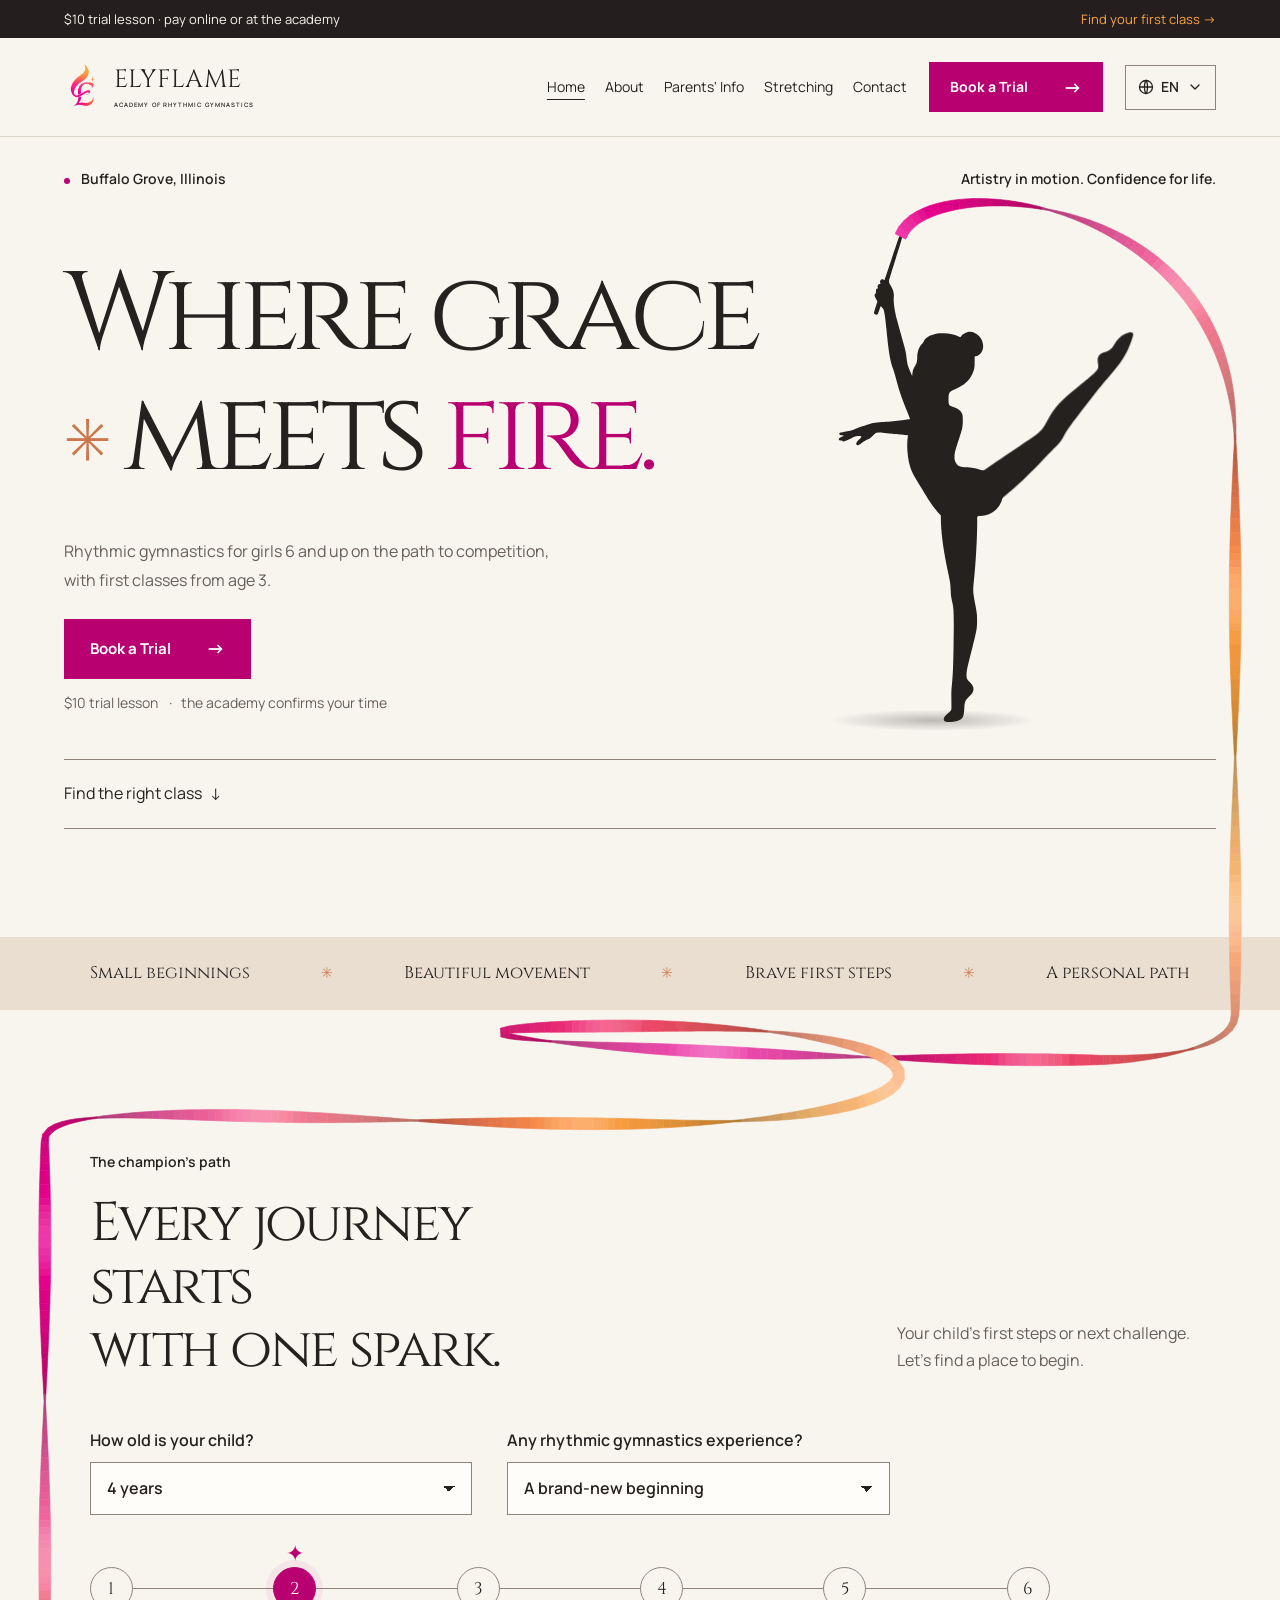
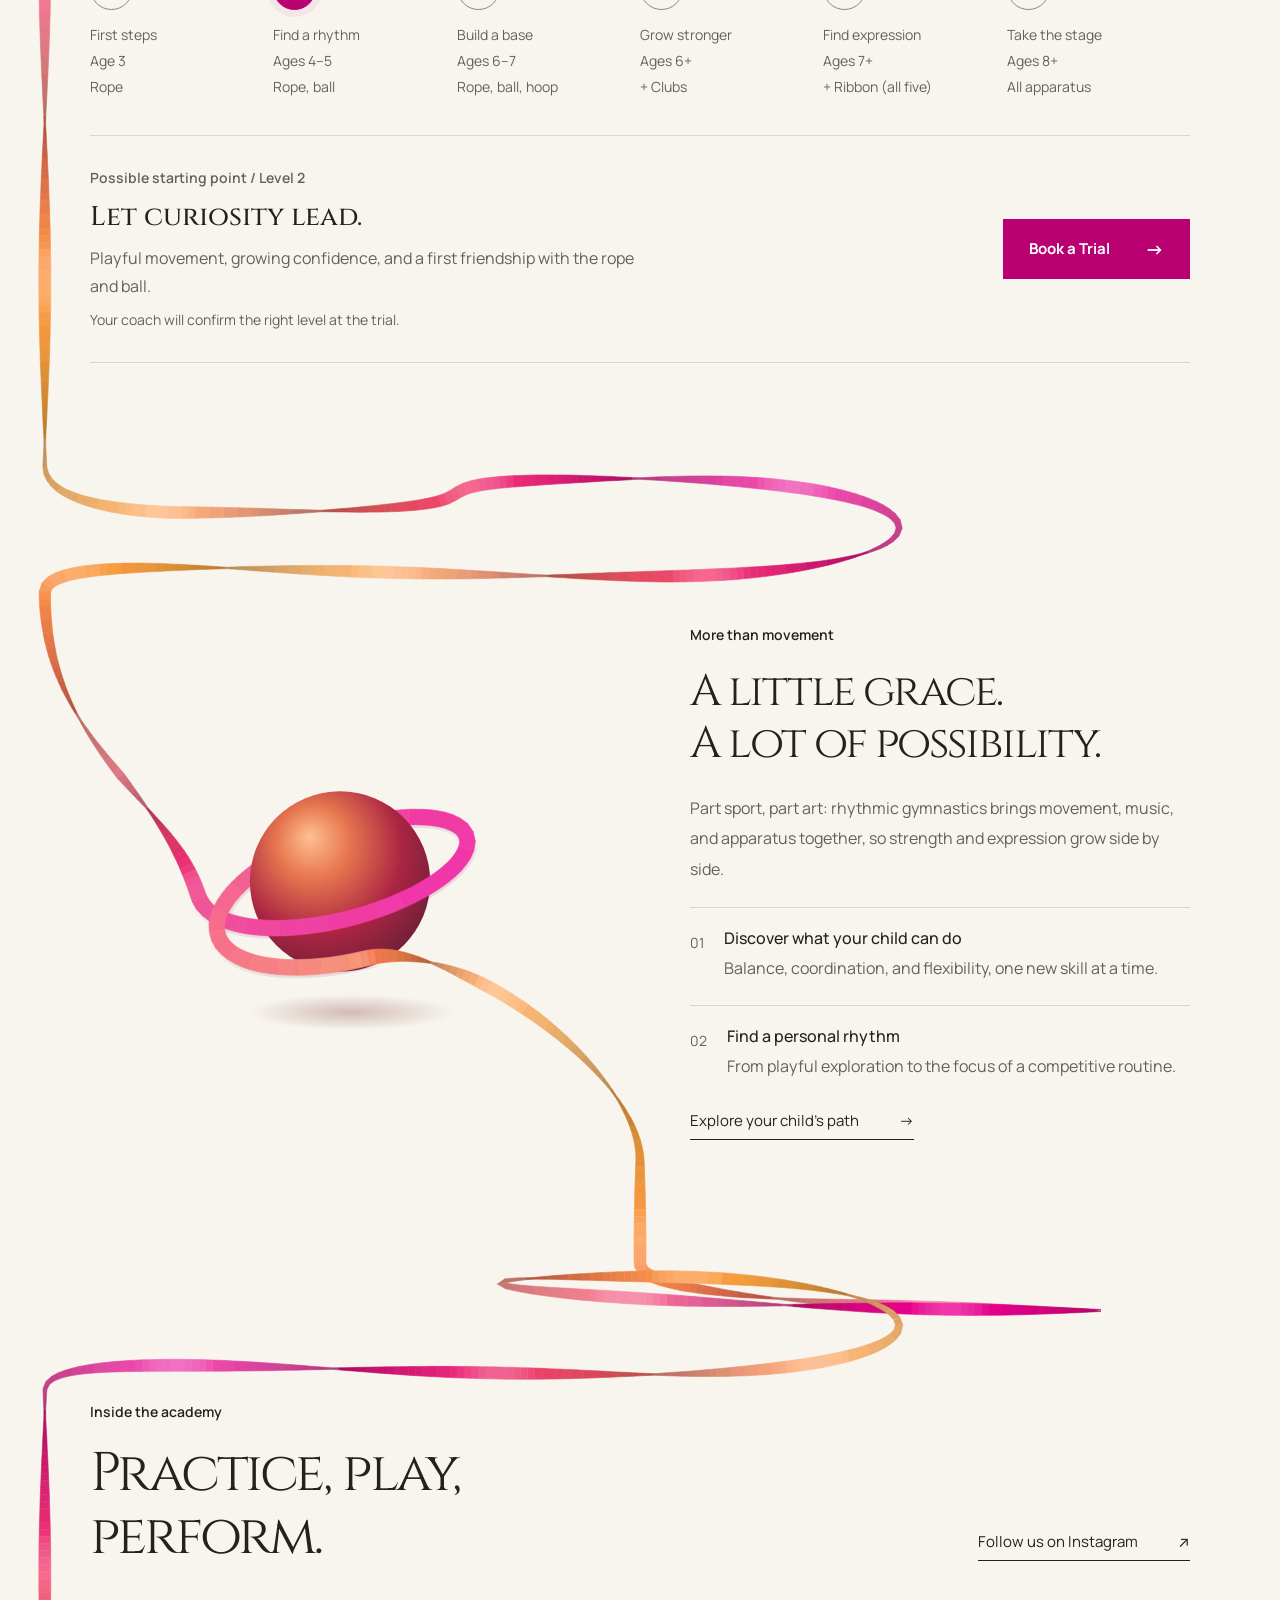
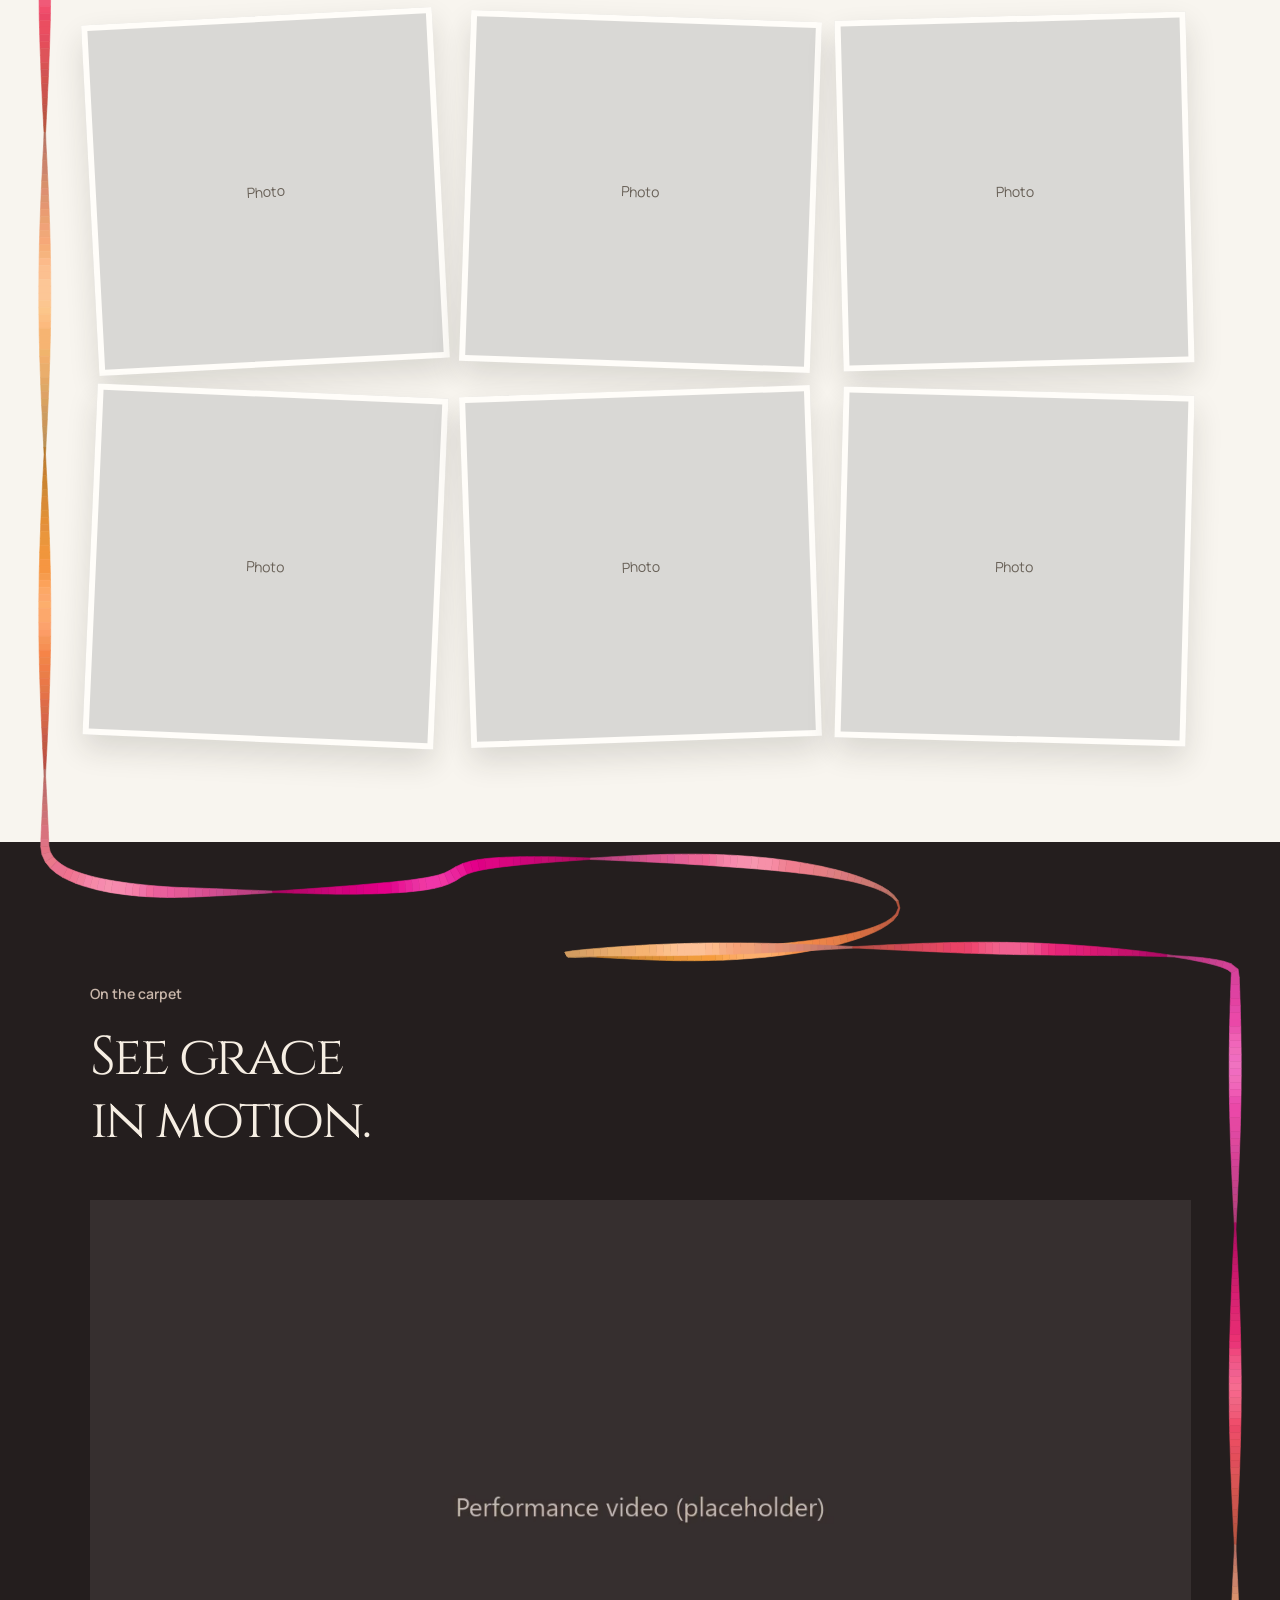
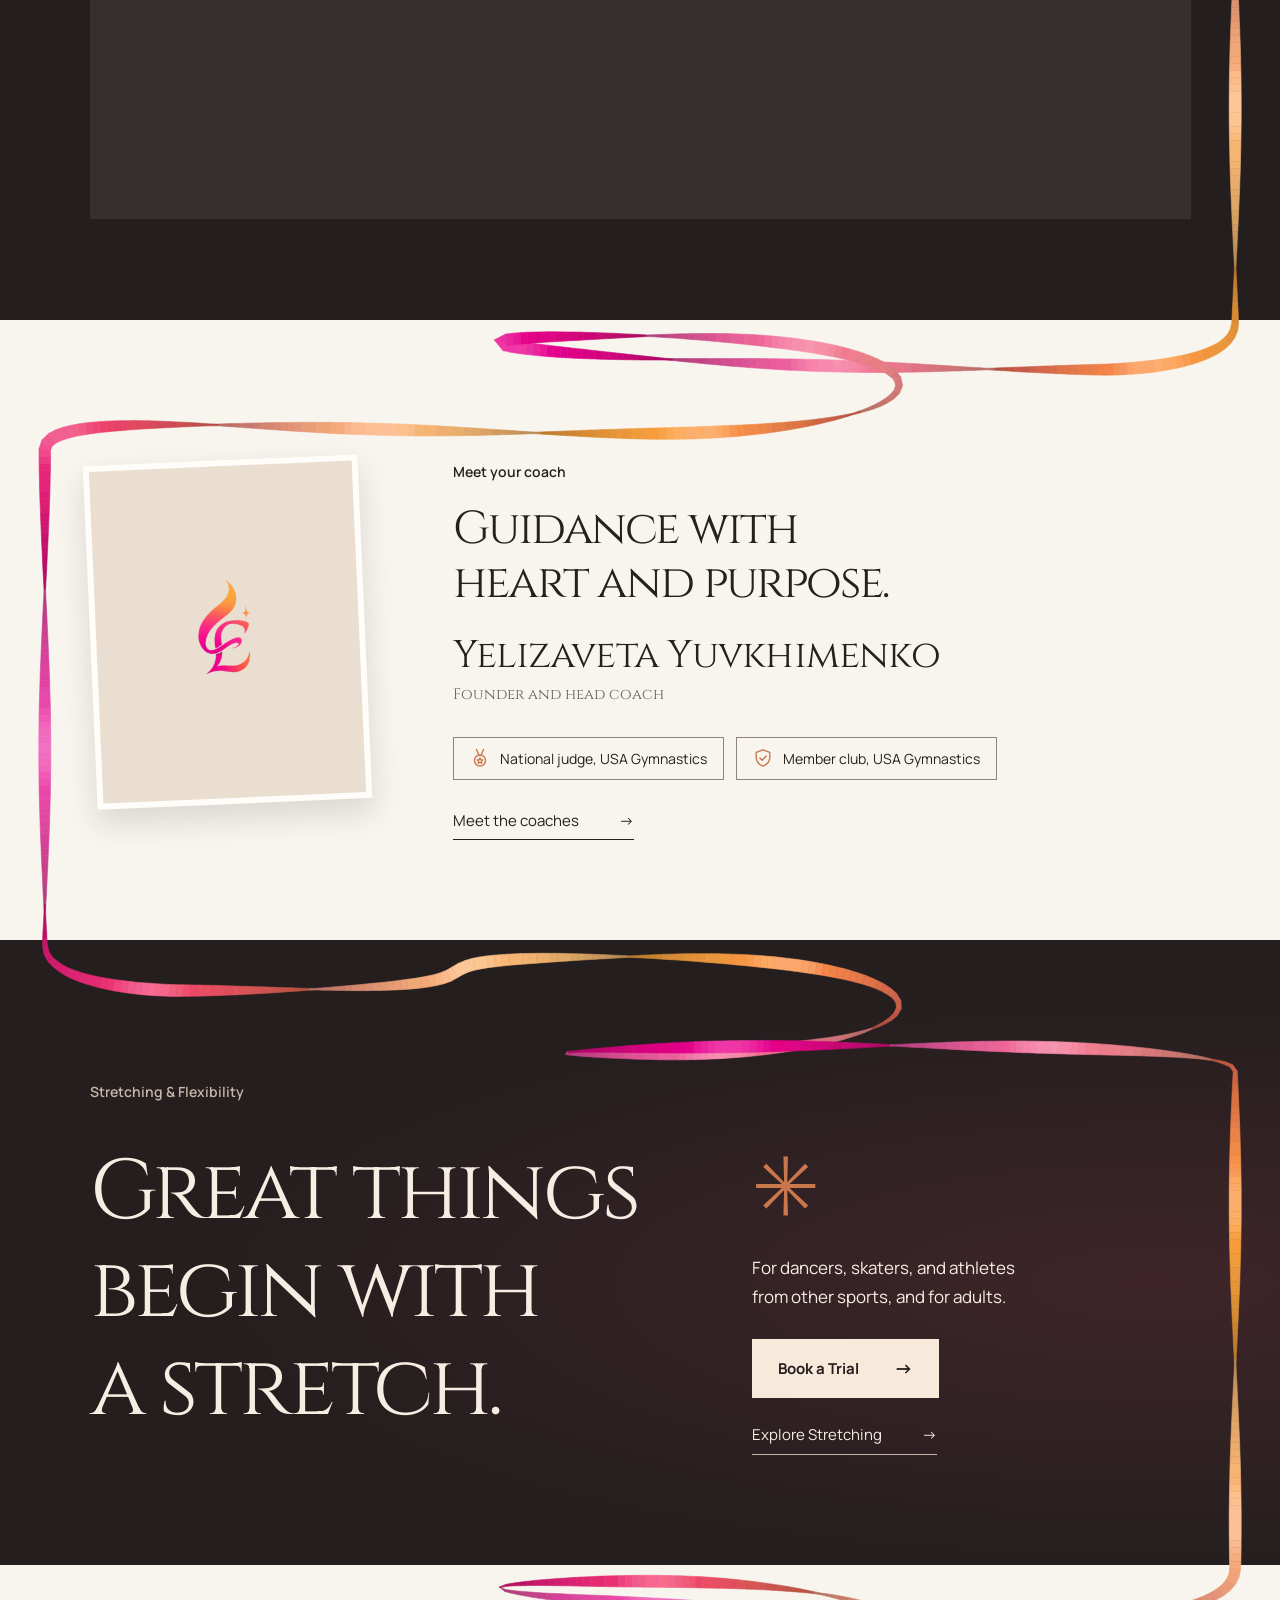
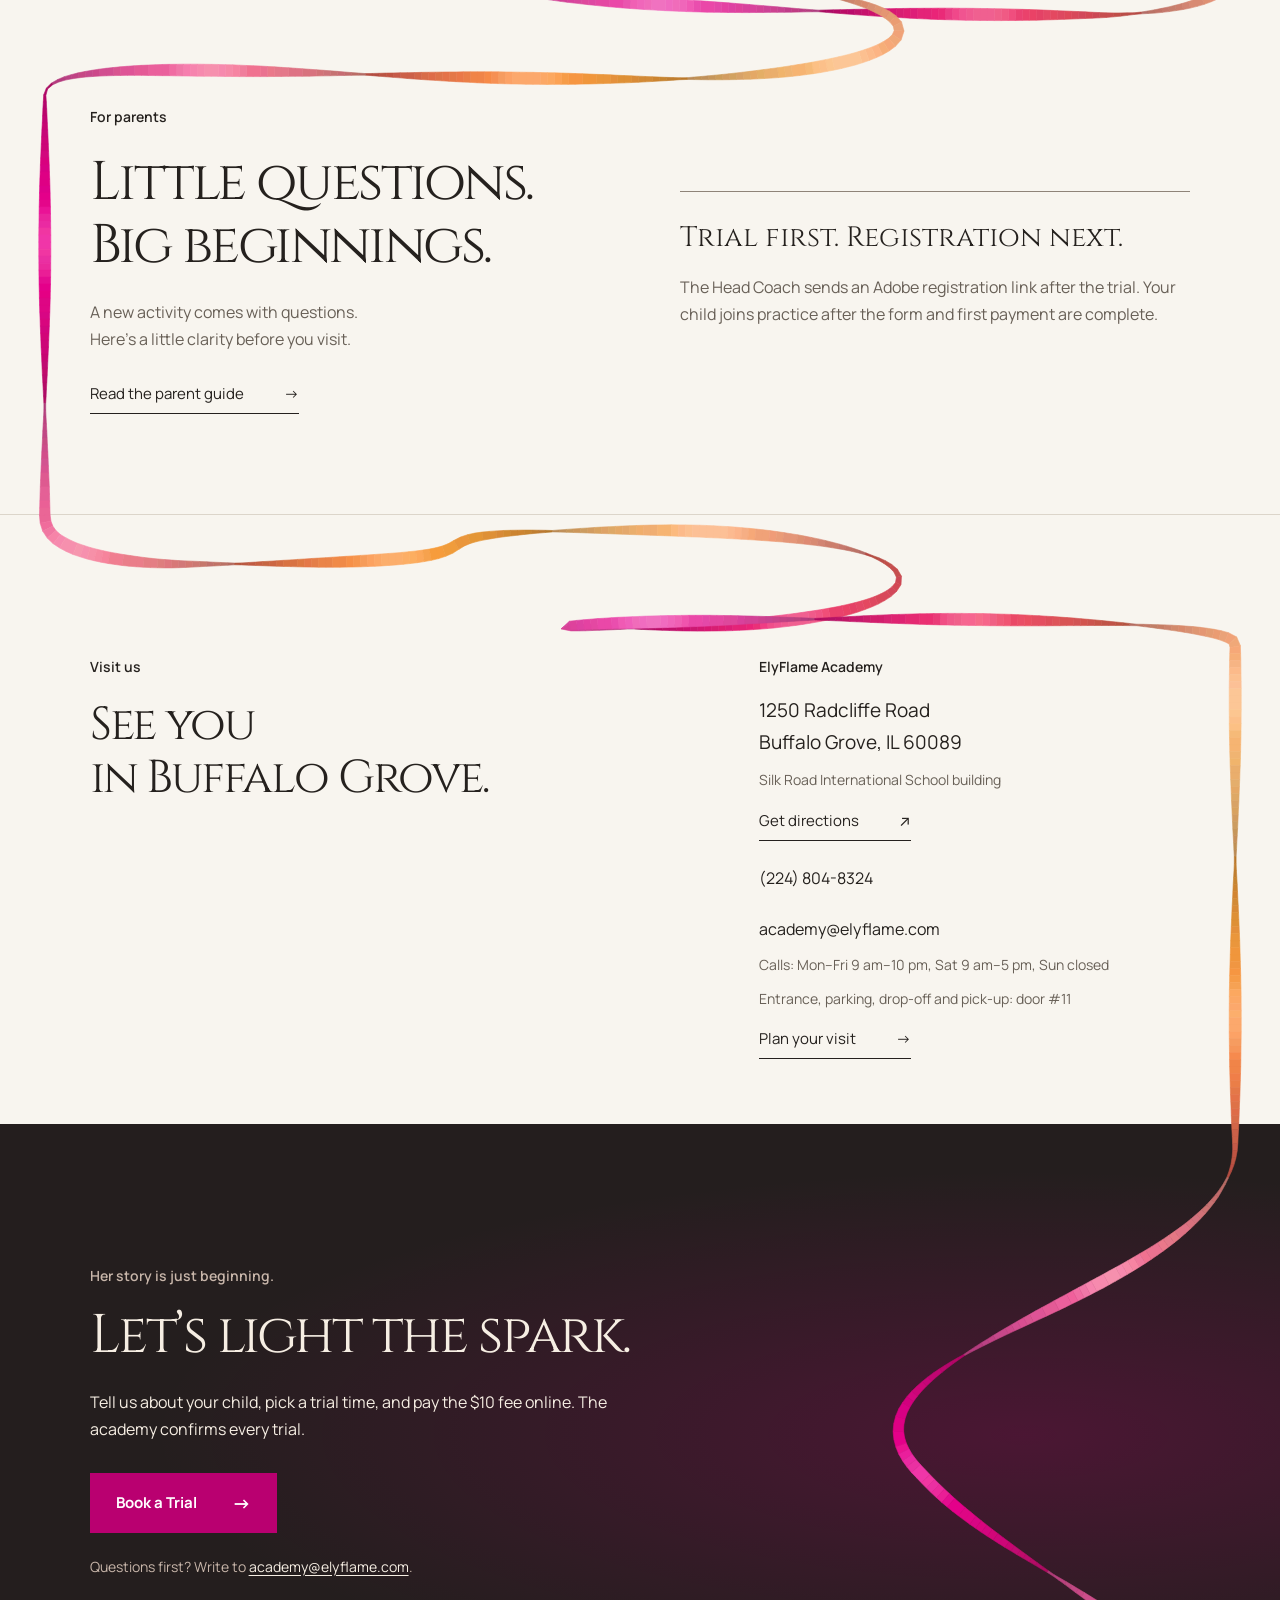
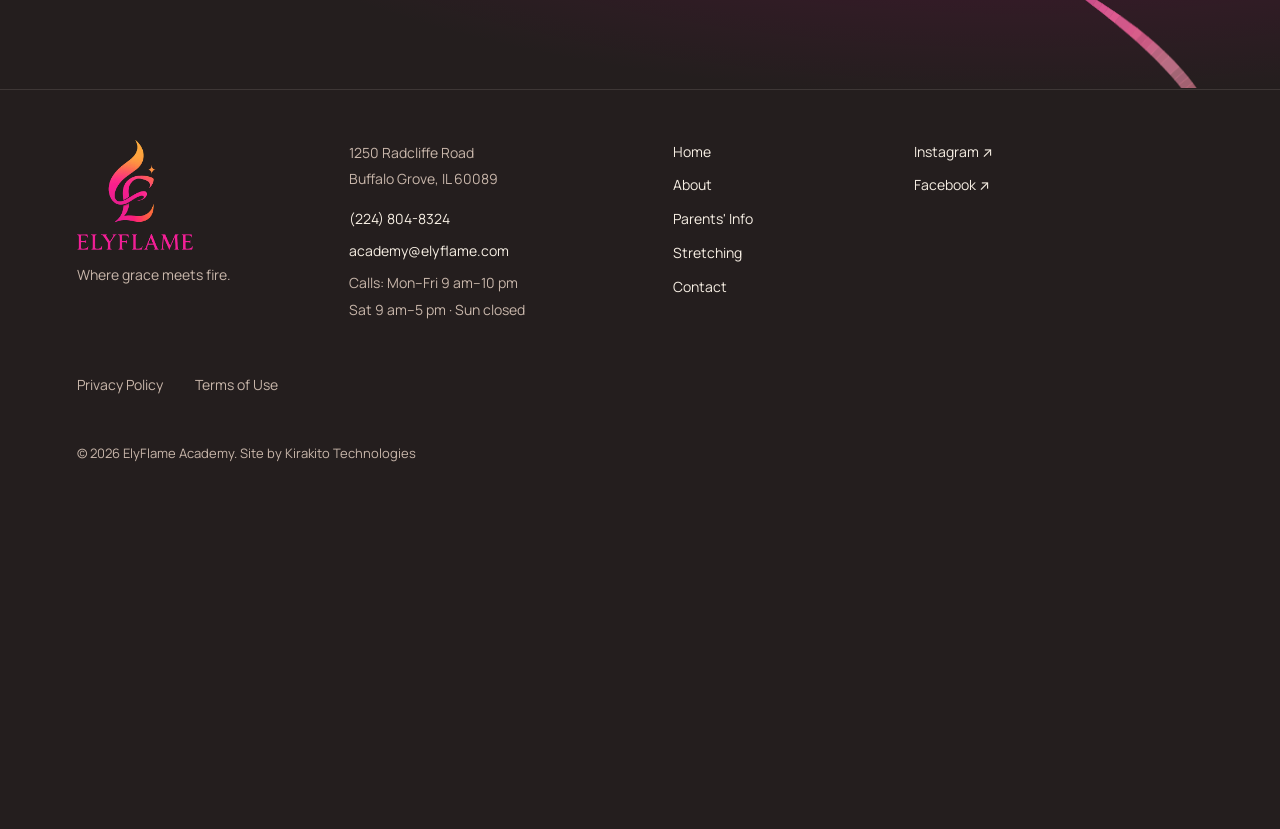
<file: index.html>
<!doctype html>
<html lang="en">
<head>
  <meta charset="UTF-8"><meta name="viewport" content="width=device-width, initial-scale=1">
  <title>ElyFlame — Where Grace Meets Fire</title>
  <meta name="description" content="Discover rhythmic gymnastics at ElyFlame Academy in Buffalo Grove. Find your child's starting point, explore our programs, and plan a trial lesson.">
  <meta name="theme-color" content="#f8f5ef">
  <link rel="canonical" href="https://elyflame.com/">
  <link rel="alternate" hreflang="en" href="https://elyflame.com/"><link rel="alternate" hreflang="ru" href="https://elyflame.com/ru/"><link rel="alternate" hreflang="uk" href="https://elyflame.com/uk/"><link rel="alternate" hreflang="x-default" href="https://elyflame.com/">
  <link rel="icon" href="assets/brand/Just_Logo__no_background_.png">
  <link rel="preconnect" href="https://fonts.googleapis.com"><link rel="preconnect" href="https://fonts.gstatic.com" crossorigin>
  <link href="https://fonts.googleapis.com/css2?family=Cinzel:wght@400;500;600&family=Manrope:wght@400;500;600;700&display=swap" rel="stylesheet">
  <link rel="stylesheet" href="site.css"><script>(function(d){d.classList.add("js");setTimeout(function(){d.classList.add("play")},2500)})(document.documentElement)</script><script src="site.js" defer></script><script type="module" src="hero-reveal.js"></script>
</head>
<body>
<a class="skip" href="#main">Skip to content</a>
<div class="announcement"><span>$10 trial lesson · pay online or at the academy</span><a href="#journey">Find your first class <span aria-hidden="true">→</span></a></div>
<header class="header">
  <a class="brand" href="#" aria-label="ElyFlame Academy home"><img src="assets/brand/Just_Logo__no_background_.png" width="40" height="47" alt=""><span translate="no"><span>ELYFLAME</span><small>ACADEMY OF RHYTHMIC GYMNASTICS</small></span></a>
  <button class="menu-toggle" aria-expanded="false" aria-controls="navigation" aria-label="Menu"><span class="burger" aria-hidden="true"></span></button>
  <nav id="navigation" aria-label="Main navigation"><a href="#home" aria-current="page">Home</a><a href="about/">About</a><a href="parents/">Parents' Info</a><a href="stretching/">Stretching</a><a href="contact/">Contact</a><div class="lang-pills" role="group" aria-label="Language" translate="no"><a href="./" hreflang="en" lang="en" aria-current="page">EN</a><a href="ru/" hreflang="ru" lang="ru">RU</a><a href="uk/" hreflang="uk" lang="uk">UA</a></div></nav>
  <a class="button header-cta" href="#trial">Book a Trial <span aria-hidden="true">→</span></a>
  <details class="lang-menu" translate="no"><summary aria-label="Language: EN"><svg class="lang-icon" viewBox="0 0 16 16" aria-hidden="true" focusable="false"><circle cx="8" cy="8" r="6.5"/><path d="M1.5 8h13M8 1.5c2 2.2 2 10.8 0 13M8 1.5c-2 2.2-2 10.8 0 13"/></svg>EN<svg class="lang-chevron" viewBox="0 0 16 16" aria-hidden="true" focusable="false"><path d="m4 6 4 4 4-4"/></svg></summary><ul><li><a href="./" hreflang="en" lang="en" aria-current="page">English</a></li><li><a href="ru/" hreflang="ru" lang="ru">Русский</a></li><li><a href="uk/" hreflang="uk" lang="uk">Українська</a></li></ul></details>
</header>
<main id="main">
<svg class="page-ribbon" aria-hidden="true" focusable="false" preserveAspectRatio="none" viewBox="0 0 1440 6000">
  <defs><linearGradient id="page-ribbon-gradient"><stop stop-color="#E9008D"/><stop offset="1" stop-color="#FDA63D"/></linearGradient>
  <mask id="ribbon-reveal" maskUnits="userSpaceOnUse" x="0" y="0" width="100%" height="100%"><path class="ribbon-line" pathLength="1000" d="M 0 0"/></mask>
  <radialGradient id="ball-fill" cx=".4" cy=".36" r=".72" fx=".33" fy=".25"><stop stop-color="#ffc092"/><stop offset=".28" stop-color="#e7774f"/><stop offset=".65" stop-color="#ab2543"/><stop offset="1" stop-color="#681f37"/></radialGradient>
  <radialGradient id="ball-shade"><stop stop-color="#732726" stop-opacity=".28"/><stop offset="1" stop-color="#732726" stop-opacity="0"/></radialGradient>
  <filter id="ring-blur" x="-10%" y="-30%" width="120%" height="160%"><feGaussianBlur stdDeviation="3"/></filter></defs>
  <ellipse class="ball-shadow" fill="url(#ball-shade)"/>
  <g mask="url(#ribbon-reveal)"><path class="ring-shadow" filter="url(#ring-blur)"/></g>
  <g class="ribbon-satin" mask="url(#ribbon-reveal)"></g>
  <circle class="ball" fill="url(#ball-fill)"/>
  <g class="ribbon-front" mask="url(#ribbon-reveal)"></g>
</svg>
<section class="hero" id="home" aria-labelledby="hero-title">
  <div class="hero-top"><p class="eyebrow"><span class="dot"></span> Buffalo Grove, Illinois</p><p class="eyebrow">Artistry in motion. Confidence for life.</p></div>
  <div class="hero-title"><h1 id="hero-title" aria-label="Where grace meets fire."><span data-reveal>Where grace</span><br><span class="second-line"><span class="hero-star" aria-hidden="true">✳</span><span data-reveal>meets</span> <em data-reveal-accent>fire.</em></span></h1></div>
  <div class="hero-photo" role="img" aria-label="Illustration of a young rhythmic gymnast with a ribbon">
    <div class="gymnast-art">
      <!-- Traced from assets/gymnast/sheet-2.jpg. The free leg rotates around the hip (535,965) like a ball joint:
           the body keeps a disc of radius 85 around the hip, the leg is masked to end in a concave arc of 82 (a small overlap, so no hairline shows), and the disc is filled so no gap opens under it. -->
      <svg class="gymnast" viewBox="0 0 1113 1825" aria-hidden="true" focusable="false">
        <defs>
          <path id="gymnast-shape" d="M 235.856 11.021 C 234.792 11.642, 224.770 40.453, 207.431 92.740 C 192.701 137.158, 180.316 173.890, 179.909 174.366 C 179.502 174.842, 178.130 174.504, 176.862 173.616 C 172.417 170.502, 166.735 171.678, 164.400 176.194 C 162.978 178.943, 163.035 181.543, 164.642 187.250 C 165.022 188.598, 164.530 189, 162.502 189 C 157.023 189, 152.930 194.752, 154.507 200.234 C 154.865 201.480, 155.378 203.287, 155.647 204.250 C 155.998 205.510, 155.556 206, 154.067 206 C 149.665 206, 147.696 209.630, 148.264 216.700 C 148.667 221.715, 148.464 223.268, 147.354 223.694 C 145.625 224.358, 142.994 229.213, 143.015 231.700 C 143.024 232.690, 145.421 238.187, 148.344 243.916 L 153.656 254.331 147.340 273.916 C 143.867 284.687, 141.019 294.720, 141.012 296.211 C 140.989 301.382, 147.774 305.164, 152.799 302.781 C 155.120 301.680, 156.189 299.461, 160.400 287 C 163.095 279.025, 165.465 272.304, 165.668 272.065 C 166.371 271.235, 174.179 279.518, 175.980 283.006 C 179.395 289.616, 182.744 312.260, 187.516 361 C 195.416 441.699, 200.096 469.788, 211.009 502 C 214.829 513.275, 220.419 531.748, 223.431 543.051 C 235.440 588.116, 242.628 609.354, 262.093 657.277 C 269.192 674.754, 275 689.420, 275 689.868 C 275 691.470, 207.219 699.053, 171.500 701.447 C 159.400 702.257, 144.735 703.841, 138.912 704.965 C 127.366 707.195, 84.274 721.286, 68.591 727.961 C 58.280 732.350, 49.617 734.542, 29 737.980 C 13.718 740.528, 12 741.182, 12 744.456 C 12 747.849, 15.586 749.999, 22.423 750.704 C 25.490 751.021, 28 751.580, 28 751.947 C 28 752.314, 24.795 754.163, 20.877 756.057 C 14.415 759.181, 10 762.866, 10 765.135 C 10 767.554, 14.213 770, 18.378 770 C 21.049 770, 23.240 770.585, 24 771.500 C 26.816 774.893, 31.481 773.464, 57.500 761.237 C 70.998 754.894, 73.312 754.123, 80.603 753.538 C 96.904 752.231, 97.854 754.699, 85.567 766.441 C 74.536 776.983, 72.213 783.578, 78.199 787.353 C 80.562 788.844, 84.795 786.693, 96.835 777.884 C 102.701 773.592, 110.842 768.675, 114.926 766.957 C 124.777 762.813, 127.846 760.618, 138.518 750.081 C 150.032 738.712, 148.655 738.961, 180.986 742.414 C 226.260 747.250, 242.252 748.792, 254.856 749.538 L 267.212 750.270 266.586 754.188 C 261.171 788.049, 265.142 836.926, 276.002 870.095 C 281.589 887.159, 286.940 897.139, 315.095 943 C 329.107 965.825, 342.805 988.229, 345.536 992.787 C 352.166 1003.855, 369.829 1027.254, 380.419 1039 L 388.985 1048.500 388.992 1056.639 C 389.043 1109.693, 397.716 1174.645, 416.440 1262.191 C 424.174 1298.354, 424.667 1301.835, 425.448 1325.832 C 426.043 1344.087, 426.653 1348.414, 432.387 1375 C 437.322 1397.880, 437.928 1426.371, 435.960 1543 C 434.832 1609.878, 433.249 1644.968, 429.894 1677.500 C 427.747 1698.318, 427.671 1702.285, 428.341 1758.500 C 428.479 1770.080, 427.576 1771.722, 415.317 1782.208 C 401.643 1793.904, 397.276 1802.043, 400.971 1808.945 C 404.618 1815.761, 426.024 1816.413, 448.973 1810.408 C 470.384 1804.805, 474.020 1798.618, 475.974 1764.464 C 477.467 1738.371, 479.006 1734.692, 494.991 1719 C 506.893 1707.315, 510 1701.726, 510 1692 C 510 1682.690, 506.908 1676.985, 495.930 1666.038 C 488.250 1658.380, 486.919 1656.529, 485.444 1651.454 C 482.244 1640.448, 484.652 1621.037, 493.377 1587.500 C 522.356 1476.107, 523.461 1470.602, 523.485 1437.500 C 523.502 1414.824, 523.058 1411.212, 515.313 1371 C 507.964 1332.843, 507.674 1325.667, 511.923 1287 C 518.662 1225.676, 524.469 1118.926, 523.916 1066.510 L 523.779 1053.520 528.139 1050.200 C 534.165 1045.613, 545.519 1034.288, 548.730 1029.662 C 550.624 1026.934, 553.659 1024.686, 559.228 1021.885 C 606.276 998.230, 686.170 929.141, 768.979 840.500 C 782.338 826.200, 801.420 806.400, 811.384 796.500 C 830.982 777.027, 835.680 770.930, 846.441 751 C 860.367 725.209, 869.706 712.394, 947.370 612.500 C 971.936 580.902, 985.480 564.269, 1003.836 543.157 C 1048.993 491.218, 1064.835 469.394, 1080.529 437.500 C 1089.881 418.494, 1102.339 384.252, 1102.439 377.278 C 1102.567 368.389, 1095.241 366.001, 1081.528 370.462 C 1060.514 377.298, 1045.652 390.306, 1031.786 414 C 1022.728 429.477, 1014.688 435.728, 995.906 441.894 C 974.747 448.841, 968.253 459.158, 971.425 480.786 C 973.506 494.982, 973.414 499.269, 970.919 504.158 C 966.265 513.282, 944.827 532.676, 897 571.032 C 835.298 620.515, 809.184 648.799, 787.381 689.762 C 772.546 717.633, 766.016 727.090, 753.385 739 C 742.602 749.166, 734.424 754.882, 654 808.462 C 612.475 836.126, 571.141 864.240, 562.146 870.937 L 545.792 883.114 537.146 879.613 C 522.365 873.629, 510.508 871.143, 488.843 869.486 C 458.478 867.165, 454.404 865.925, 447.529 856.910 C 441.243 848.667, 439.604 843.143, 439.692 830.500 C 439.788 816.722, 442.175 807.193, 455.972 765.500 C 468.959 726.256, 470.342 719.658, 470.431 696.500 C 470.510 675.919, 469.650 672.026, 462.959 662.682 C 457.423 654.951, 449.556 650.026, 435.605 645.555 C 418.482 640.068, 417.487 638.498, 417.522 617 C 417.561 592.331, 419.716 588.906, 441 579.693 C 476.261 564.429, 495.101 547.581, 506.613 521.015 C 513.316 505.546, 514.363 499.767, 514.435 477.814 L 514.500 458.129 517.500 457.555 C 548.366 451.655, 556.019 410.482, 531.350 383.045 C 522.175 372.840, 508.561 366, 497.424 366 C 486.796 366, 471.068 373.491, 465.759 381.082 C 461.333 387.410, 461.718 387.259, 456.886 384.578 C 438.857 374.578, 413.641 370.154, 385.746 372.098 C 357.374 374.076, 332.563 386.189, 326.126 401.206 C 325.093 403.616, 321.711 408.494, 318.610 412.044 C 306.883 425.474, 302.146 439.321, 301.405 462.334 C 300.866 479.110, 300.006 482.293, 292.807 494.157 C 286.760 504.123, 285.138 508.793, 283.679 520.425 L 282.434 530.351 275.279 513.425 C 266.435 492.505, 264.360 485.151, 262.459 468 C 259.785 443.868, 258.395 437.339, 248.516 402.500 C 244.460 388.200, 238.886 368.175, 236.127 358 C 233.369 347.825, 229.566 333.875, 227.677 327 C 217.502 289.974, 212.373 254.786, 214.449 236.236 C 215.807 224.090, 211.895 209.811, 203.425 196 C 194.131 180.846, 194.012 182.886, 206.480 143.500 C 209.440 134.150, 216.654 110.975, 222.512 92 C 228.369 73.025, 236.050 48.275, 239.581 37 C 243.111 25.725, 245.999 15.938, 245.999 15.250 C 246.001 11.483, 239.621 8.823, 235.856 11.021 M 312 590.800 C 312 591.762, 336.011 632, 336.584 632 C 340.360 632, 345.681 595.319, 342.387 591.997 C 341.390 590.991, 312 589.834, 312 590.800"/>
          <radialGradient id="gymnast-floor"><stop class="floor-center"/><stop offset="1" class="floor-edge"/></radialGradient>
          <clipPath id="gymnast-body-clip"><polygon points="0,0 565,0 565,845 545,880 555,1050 600,1200 600,1825 0,1825"/><circle cx="535" cy="965" r="85"/></clipPath>
          <mask id="gymnast-leg-mask" maskUnits="userSpaceOnUse" x="-400" y="-400" width="1900" height="2600"><polygon fill="#fff" points="565,0 1113,0 1113,1825 600,1825 597,1200 552,1050 542,880 562,845"/><circle fill="#000" cx="535" cy="965" r="82"/></mask>
        </defs>
        <ellipse class="gymnast-floor" cx="360" cy="1808" rx="380" ry="40"/>
        <use href="#gymnast-shape" clip-path="url(#gymnast-body-clip)"/>
        <circle cx="535" cy="965" r="85"/>
        <g class="gymnast-leg"><use href="#gymnast-shape" mask="url(#gymnast-leg-mask)"/></g>
      </svg>
      <span class="ribbon-anchor" aria-hidden="true"></span>
    </div>
  </div>
  <div class="hero-bottom"><div class="hero-copy"><p>Rhythmic gymnastics for girls 6 and up on the path to competition,<br>with first classes from age 3.</p><a class="button" href="#trial">Book a Trial <span aria-hidden="true">→</span></a><span class="trial-note">$10 trial lesson <i>·</i> the academy confirms your time</span></div></div>
  <nav class="scroll-cue page-index" aria-label="On this page"><a href="#journey"><span>Find the right class</span></a></nav>
</section>
<div class="values-strip" aria-label="Our approach"><span>Small beginnings</span><b>✳</b><span>Beautiful movement</span><b>✳</b><span>Brave first steps</span><b>✳</b><span>A personal path</span></div>
<section class="section journey" id="journey">
 <div class="section-heading"><p class="eyebrow">The champion’s path</p><h2>Every journey starts<br>with <em>one spark.</em></h2><p>Your child’s first steps or next challenge.<br>Let’s find a place to begin.</p></div>
 <div class="finder"><div class="finder-controls"><label for="age">How old is your child?<select id="age"><option value="3">3 years</option><option value="4" selected>4 years</option><option value="5">5 years</option><option value="6">6 years</option><option value="7">7 years</option><option value="8">8 years</option><option value="9">9 years</option><option value="10">10 years or older</option></select></label><label for="experience">Any rhythmic gymnastics experience?<select id="experience"><option value="none">A brand-new beginning</option><option value="some">Some recreational experience</option><option value="competitive">Competitive experience</option></select></label></div>
 <div class="path" aria-label="Six levels of growth"></div>
 <div class="finder-result" aria-live="polite"><div><p class="eyebrow" id="match-label">Possible starting point / Level 2</p><h3 id="match-title">Let curiosity lead.</h3><p id="match-copy">Playful movement, growing confidence, and a first friendship with the rope and ball.</p><p id="experience-note" hidden>Great start. The coach will check if your child is ready for the next step.</p><small>Your coach will confirm the right level at the trial.</small></div><a class="button" href="#trial" id="match-cta">Book a Trial <span aria-hidden="true">→</span></a></div></div>
</section>
<section class="about section" id="about"><div class="about-art"></div><div class="about-copy"><p class="eyebrow">More than movement</p><h2>A little grace.<br>A lot of <em>possibility.</em></h2><p>Part sport, part art: rhythmic gymnastics brings movement, music, and apparatus together, so strength and expression grow side by side.</p><div class="about-point"><span>01</span><div><h3>Discover what your child can do</h3><p>Balance, coordination, and flexibility, one new skill at a time.</p></div></div><div class="about-point"><span>02</span><div><h3>Find a personal rhythm</h3><p>From playful exploration to the focus of a competitive routine.</p></div></div><a class="text-link" href="#journey">Explore your child&#8217;s path <span aria-hidden="true">→</span></a></div></section>
<section class="section gallery" id="gallery" data-requires-content>
 <div class="section-heading"><p class="eyebrow">Inside the academy</p><h2>Practice, play,<br><em>perform.</em></h2><a class="text-link" href="https://www.instagram.com/elyflamerg_yuvkhimenko" target="_blank" rel="noopener">Follow us on Instagram <span aria-hidden="true">↗</span></a></div>
 <ul class="gallery-grid" aria-label="Photos from classes and performances">
  <li><div class="photo-slot" role="img" aria-label="Photo placeholder">Photo</div></li>
  <li><div class="photo-slot" role="img" aria-label="Photo placeholder">Photo</div></li>
  <li><div class="photo-slot" role="img" aria-label="Photo placeholder">Photo</div></li>
  <li><div class="photo-slot" role="img" aria-label="Photo placeholder">Photo</div></li>
  <li><div class="photo-slot" role="img" aria-label="Photo placeholder">Photo</div></li>
  <li><div class="photo-slot" role="img" aria-label="Photo placeholder">Photo</div></li>
 </ul>
</section>
<section class="section video-section" id="video" data-requires-content>
 <p class="eyebrow">On the carpet</p><h2>See grace<br><em>in motion.</em></h2>
 <video class="video-loop" autoplay muted loop playsinline preload="auto" poster="assets/video/performance-poster.jpg" width="1280" height="720" aria-hidden="true">
  <source src="assets/video/performance.webm" type="video/webm">
  <source src="assets/video/performance.mp4" type="video/mp4">
 </video>
</section>
<section class="section coaches coaches-preview" id="coaches" data-requires-content>
 <div class="founder">
  <div class="founder-head"><p class="eyebrow">Meet your coach</p><h2>Guidance with<br><em>heart and purpose.</em></h2></div>
  <div class="founder-photo is-empty" role="img" aria-label="Placeholder for the founder’s portrait"></div>
  <div class="founder-body">
   <h3 class="founder-name">Yelizaveta Yuvkhimenko</h3>
   <p class="founder-role">Founder and head coach</p>
   <ul class="badges" aria-label="Credentials"><li><svg viewBox="0 0 20 20" aria-hidden="true" focusable="false"><path d="M6.5 1.5 9 7.5M13.5 1.5 11 7.5"/><circle cx="10" cy="12.5" r="5.5"/><path d="m10 10 .9 1.7 1.9.3-1.4 1.3.3 1.9-1.7-.9-1.7.9.3-1.9-1.4-1.3 1.9-.3z"/></svg>National judge, USA Gymnastics</li><li><svg viewBox="0 0 20 20" aria-hidden="true" focusable="false"><path d="M10 1.8 16.8 4.3v4.9c0 4.3-2.9 7.4-6.8 9-3.9-1.6-6.8-4.7-6.8-9V4.3z"/><path d="m6.9 10 2.2 2.2 4.1-4.3"/></svg>Member club, USA Gymnastics</li></ul>
   <a class="text-link" href="about/#coaches">Meet the coaches <span aria-hidden="true">→</span></a>
  </div>
 </div>
</section>
<section class="stage section" id="stretching"><p class="eyebrow">Stretching &amp; Flexibility</p><div class="stage-main"><h2>Great things<br>begin with<br><em>a stretch.</em></h2><div><span class="stage-symbol" aria-hidden="true">✳</span><p>For dancers, skaters, and athletes from other sports, and for adults.</p><a class="button button-light" href="#trial" data-program="Stretching & Flexibility">Book a Trial <span aria-hidden="true">→</span></a><a class="text-link preview-link" href="stretching/">Explore Stretching <span aria-hidden="true">→</span></a></div></div></section>
<section class="section parents" id="parents"><div><p class="eyebrow">For parents</p><h2>Little questions.<br><em>Big beginnings.</em></h2><p>A new activity comes with questions.<br>Here’s a little clarity before you visit.</p><a class="text-link" href="parents/">Read the parent guide <span aria-hidden="true">→</span></a></div><div class="parent-preview"><h3>Trial first. Registration next.</h3><p>The Head Coach sends an Adobe registration link after the trial. Your child joins practice after the form and first payment are complete.</p></div></section>
<section class="contact section" id="contact"><div><p class="eyebrow">Visit us</p><h2>See you<br><em>in Buffalo Grove.</em></h2></div><div class="contact-info"><p class="eyebrow">ElyFlame Academy</p><p class="address" translate="no">1250 Radcliffe Road<br>Buffalo Grove, IL 60089</p><p class="visit-note">Silk Road International School building</p><a class="text-link" href="https://www.google.com/maps/search/?api=1&query=1250+Radcliffe+Rd+Buffalo+Grove+IL+60089" target="_blank" rel="noopener">Get directions <span aria-hidden="true">↗</span></a><a class="email" href="tel:+12248048324">(224) 804-8324</a><a class="email" href="mailto:academy@elyflame.com">academy@elyflame.com</a><p class="visit-note">Calls: Mon–Fri 9 am–10 pm, Sat 9 am–5 pm, Sun closed</p><p class="visit-note">Entrance, parking, drop-off and pick-up: door #11</p><a class="text-link preview-link" href="contact/">Plan your visit <span aria-hidden="true">→</span></a></div></section>
<section class="closing" id="closing"><p class="eyebrow">Her story is just beginning.</p><h2>Let’s light <em>the spark.</em></h2><p>Tell us about your child, pick a trial time, and pay the $10 fee online. The academy confirms every trial.</p><a class="button" href="#trial">Book a Trial <span aria-hidden="true">→</span></a><p class="closing-note">Questions first? Write to <a href="mailto:academy@elyflame.com">academy@elyflame.com</a>.</p></section>
<section id="trial" class="section trial-section">
 <div><p class="eyebrow">Your first step / $10 trial lesson</p><h2>A new beginning<br><em>starts here.</em></h2><p>Tell us about your child, pick a trial time, and pay the $10 fee online. The academy confirms every trial.</p><a class="button enhanced-trial" href="#trial" hidden>Book a Trial <span aria-hidden="true">→</span></a></div>
 <div id="booking-home">
  <div id="booking-panel">
   <div id="booking-entry">
    <h2 id="booking-title">Book a Trial</h2><p class="prototype-note">Prototype preview — nothing is sent, paid, or reserved. Times shown are samples.</p>
    <form id="trial-form" method="post" action="/api/trial">
     <div class="error-summary" id="error-summary" tabindex="-1" aria-labelledby="error-title" hidden><h3 id="error-title">There is a problem</h3><ul></ul></div>
     <div class="field"><label for="child-name">Your child’s name</label><input id="child-name" name="childName" required minlength="2" maxlength="50" autocomplete="off"><p class="field-error" id="child-name-error" hidden></p></div>
     <div class="field"><label for="trial-age">Your child’s age</label><input id="trial-age" name="age" type="number" min="3" max="99" step="1" required inputmode="numeric"><p class="field-error" id="trial-age-error" hidden></p></div>
     <div class="field"><label for="trial-experience">Rhythmic gymnastics experience</label><select id="trial-experience" name="experience" required><option value="none">None</option><option value="some">Some recreational</option><option value="competitive">Competitive</option></select><p class="field-error" id="trial-experience-error" hidden></p></div>
     <div class="field"><label for="program">Program</label><select id="program" name="program" required><option value="Recreational">Recreational</option><option value="Competitive">Competitive</option><option value="Stretching &amp; Flexibility">Stretching &amp; Flexibility</option></select><p class="field-error" id="program-error" hidden></p></div>
     <div class="field field-wide"><label for="preferred-day">Trial day and time</label><select id="preferred-day" name="preferredDay" required aria-describedby="schedule-hint"><option value="">Select a trial time</option><option>Tuesday 6:00 PM [sample]</option><option>Thursday 6:00 PM [sample]</option><option>Monday 5:00 PM [sample]</option><option>Friday 7:00 PM [sample]</option></select><p id="schedule-hint" class="field-hint">Sample times; the academy confirms every trial.</p><p class="field-error" id="preferred-day-error" hidden></p></div><fieldset class="field field-wide payment"><legend>Trial fee: $10</legend><label class="checkbox-label"><input type="radio" name="payment" value="online" checked><span>Pay online now (recommended)</span></label><label class="checkbox-label"><input type="radio" name="payment" value="academy"><span>Pay at the academy</span></label></fieldset>
     <div class="field field-wide"><label for="parent">Parent’s name</label><input id="parent" name="parent" required minlength="2" maxlength="80" autocomplete="name"><p class="field-error" id="parent-error" hidden></p></div>
     <div class="field"><label for="phone">Phone number</label><input id="phone" name="phone" type="tel" required autocomplete="tel-national" inputmode="tel" placeholder="(555) 123-4567" aria-describedby="phone-hint"><p id="phone-hint" class="field-hint">A 10-digit US phone number.</p><p class="field-error" id="phone-error" hidden></p></div>
     <div class="field"><label for="email">Email</label><input id="email" name="email" type="email" required autocomplete="email"><p class="field-error" id="email-error" hidden></p></div>
     <div class="field field-wide"><label class="checkbox-label" for="consent"><input id="consent" name="consent" type="checkbox" required value="yes"><span>I agree to be contacted about my child’s trial lesson.</span></label><p class="field-error" id="consent-error" hidden></p></div>
     <button class="button" id="booking-submit" type="submit"><span class="submit-label">Book a Trial</span><span class="spinner" aria-hidden="true" hidden></span><span class="submit-arrow" aria-hidden="true">→</span></button>
     <p id="form-status" role="status"></p>
    </form>
   </div>
   <div id="booking-confirmation" hidden>
    <p class="eyebrow">A new beginning</p><h2 id="confirmation-title" tabindex="-1">Your trial request is in.</h2>
    <p>The academy will confirm your trial time within 24 hours. If the time doesn't work, they'll text you to find another.</p>
    <p class="prototype-note">Prototype confirmation only — no booking was sent or reserved.</p>
    <h3>Your trial details</h3><dl id="booking-summary"></dl>
    <h3>What to bring</h3><ul class="bring-list"><li>[Comfortable exercise clothes — confirm]</li><li>[Water bottle — confirm]</li><li>[Required footwear or equipment — confirm]</li></ul>
    <button class="text-link" id="edit-booking" type="button">Edit your details</button>
   </div>
  </div>
 </div>
</section>
</main>
<footer class="site-footer">
 <div class="footer-identity"><a href="#home"><img class="footer-logo" src="assets/brand/Logo_dark.jpg" alt="ElyFlame Academy of Rhythmic Gymnastics" width="160" height="160"></a><p>Where grace meets fire.</p></div>
 <div class="footer-contact"><p translate="no">1250 Radcliffe Road<br>Buffalo Grove, IL 60089</p><a href="tel:+12248048324">(224) 804-8324</a><a href="mailto:academy@elyflame.com">academy@elyflame.com</a><p>Calls: Mon–Fri 9 am–10 pm<br>Sat 9 am–5 pm · Sun closed</p></div>
 <nav aria-label="Footer navigation"><a href="#home">Home</a><a href="about/">About</a><a href="parents/">Parents' Info</a><a href="stretching/">Stretching</a><a href="contact/">Contact</a></nav>
 <div class="footer-social"><a href="https://www.instagram.com/elyflamerg_yuvkhimenko" target="_blank" rel="noopener">Instagram ↗</a><a href="https://www.facebook.com/profile.php?id=61573847340841" target="_blank" rel="noopener">Facebook ↗</a></div>
 <nav class="footer-legal" aria-label="Legal"><a href="/privacy">Privacy Policy</a><a href="/terms">Terms of Use</a></nav>
 <p class="copyright">© 2026 ElyFlame Academy. Site by Kirakito Technologies</p>
 <div class="footer-team"></div>
</footer>
<dialog id="booking-dialog" aria-labelledby="booking-title"><button class="close-dialog" type="button" aria-label="Close trial booking">×</button><div id="dialog-content"></div></dialog>
</body></html>
</file>
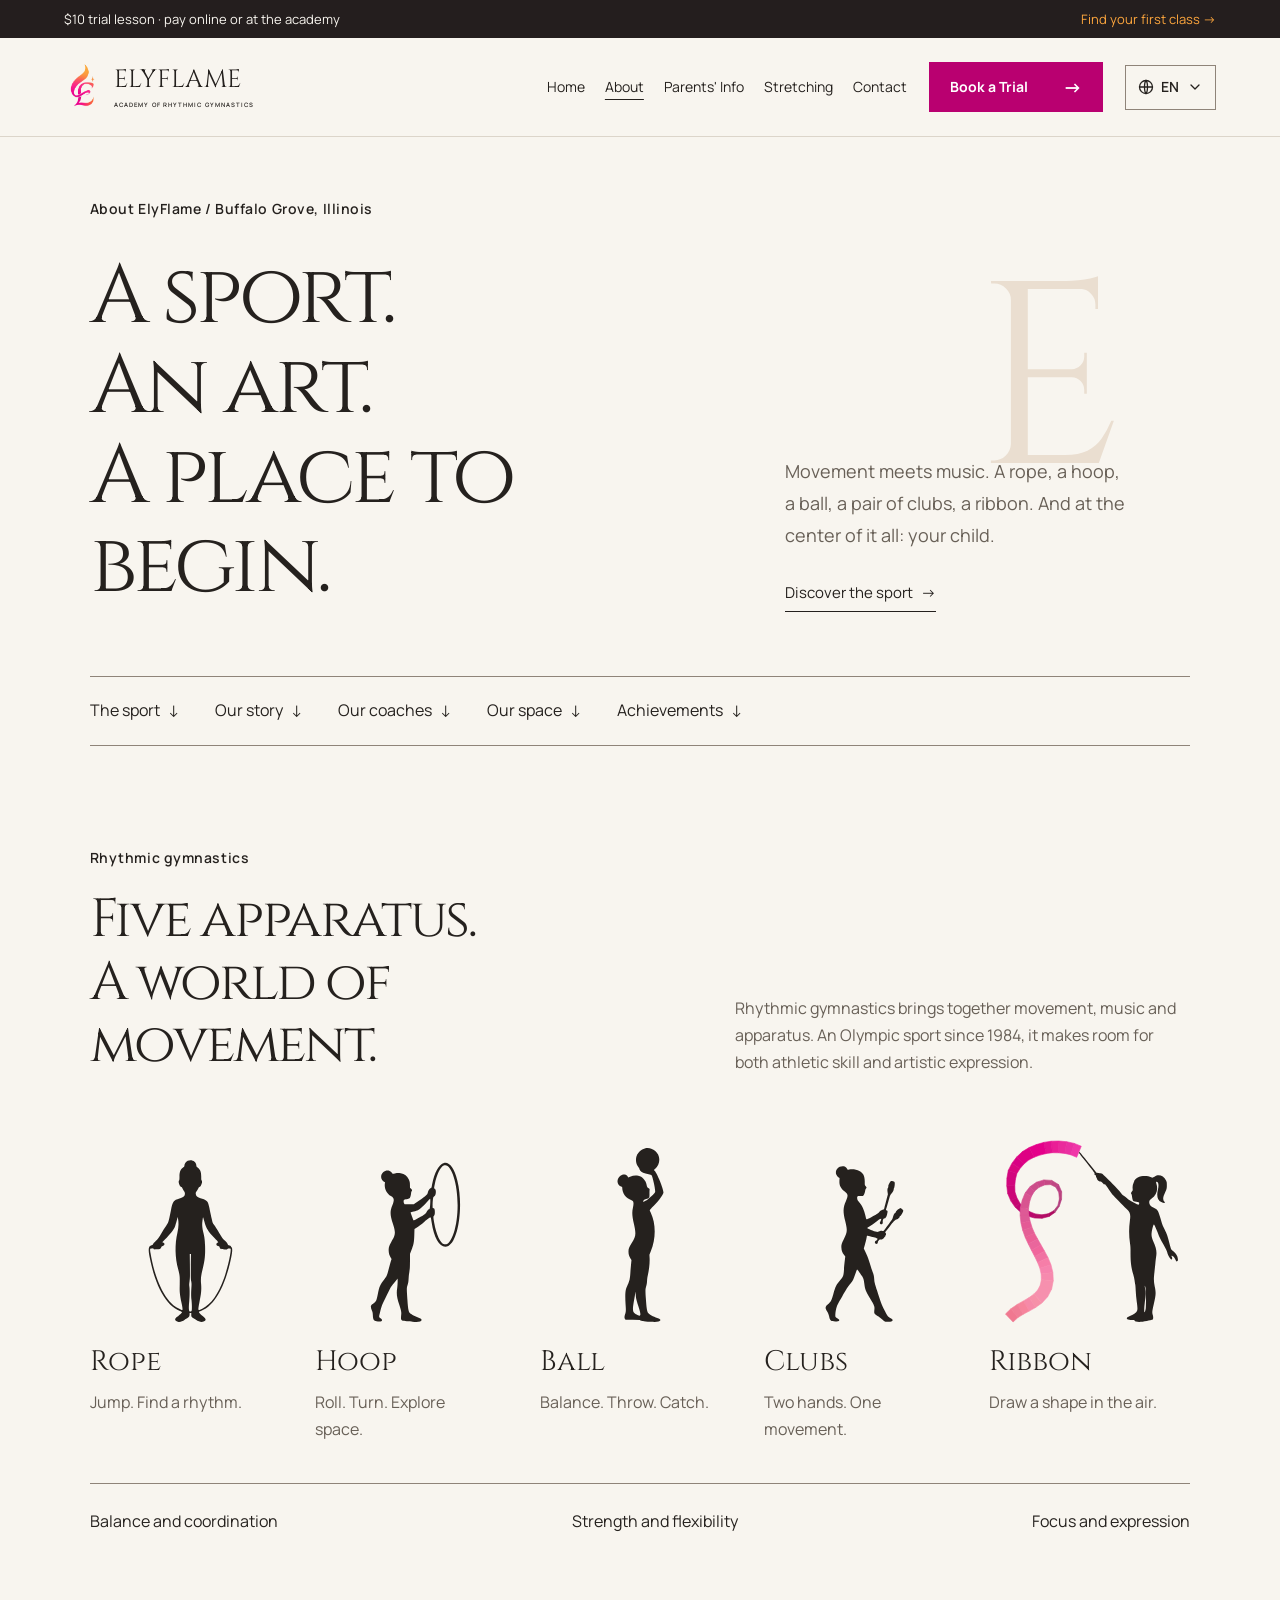
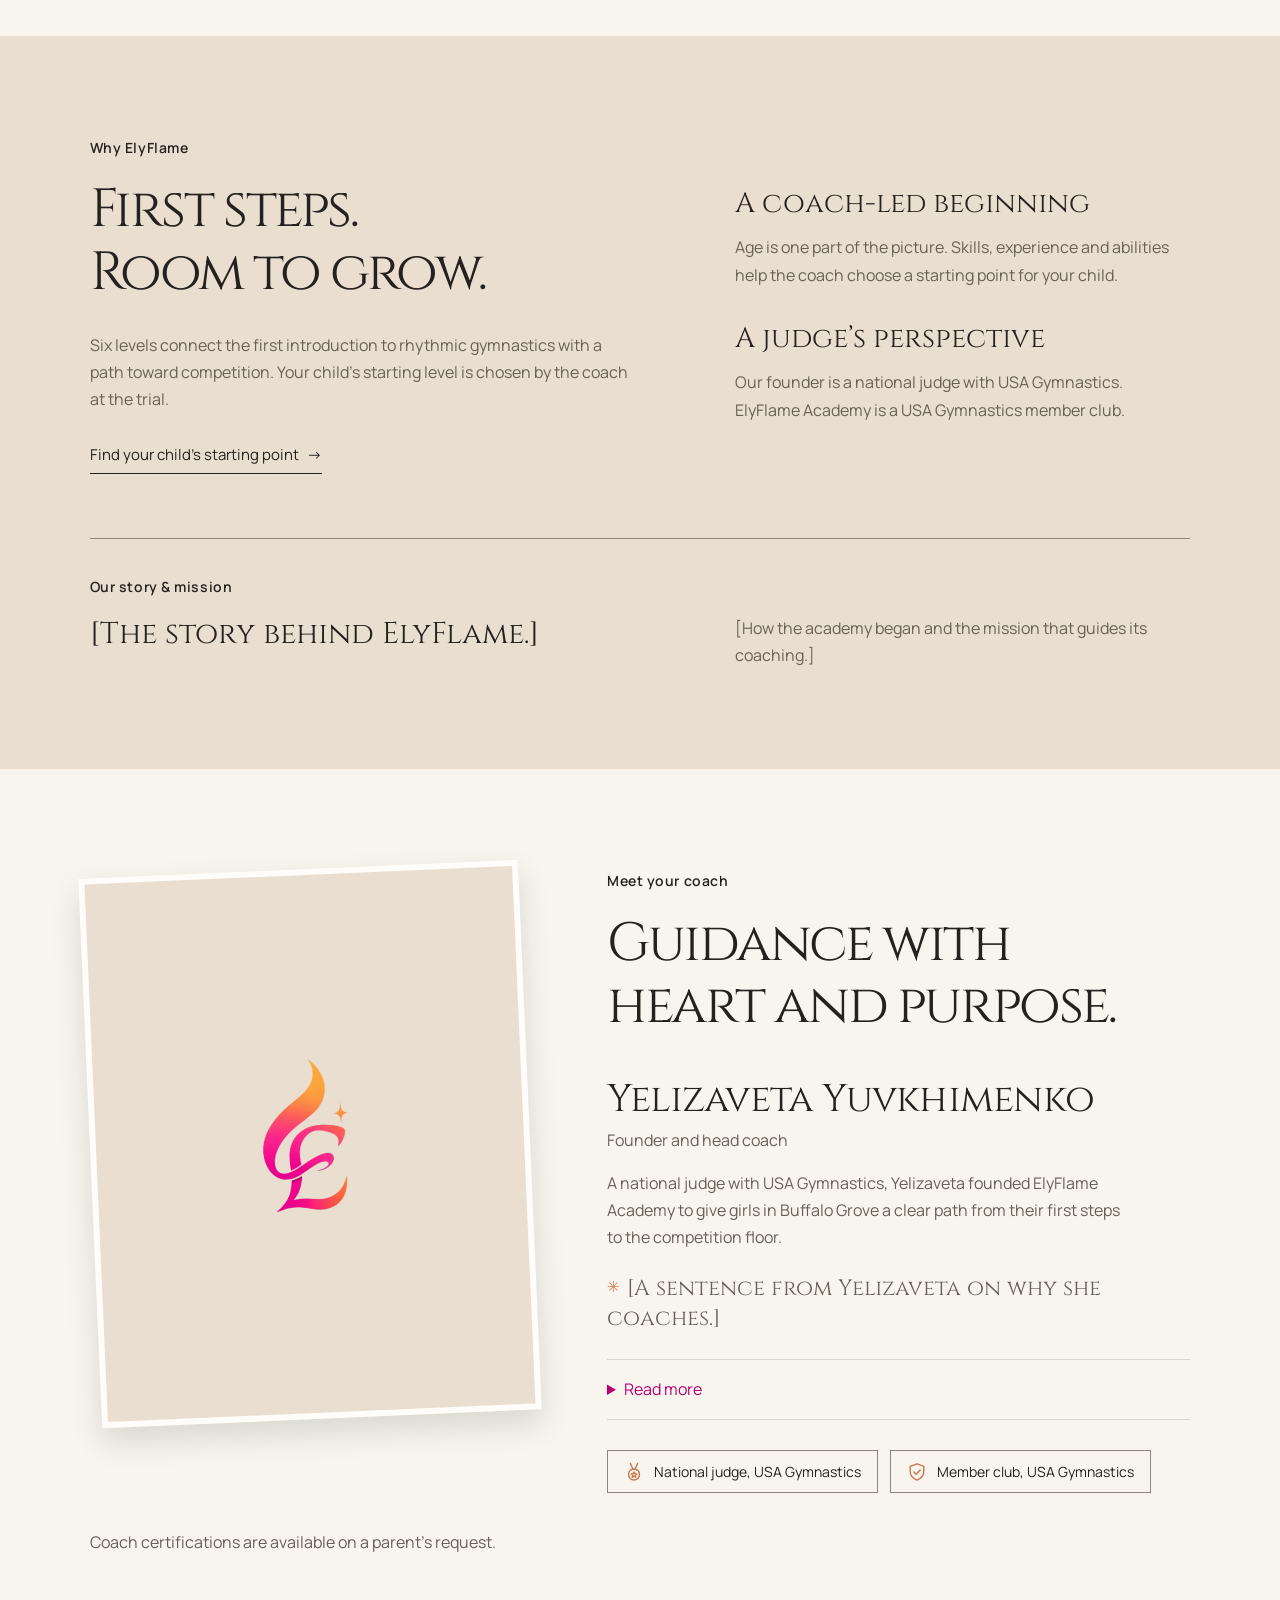
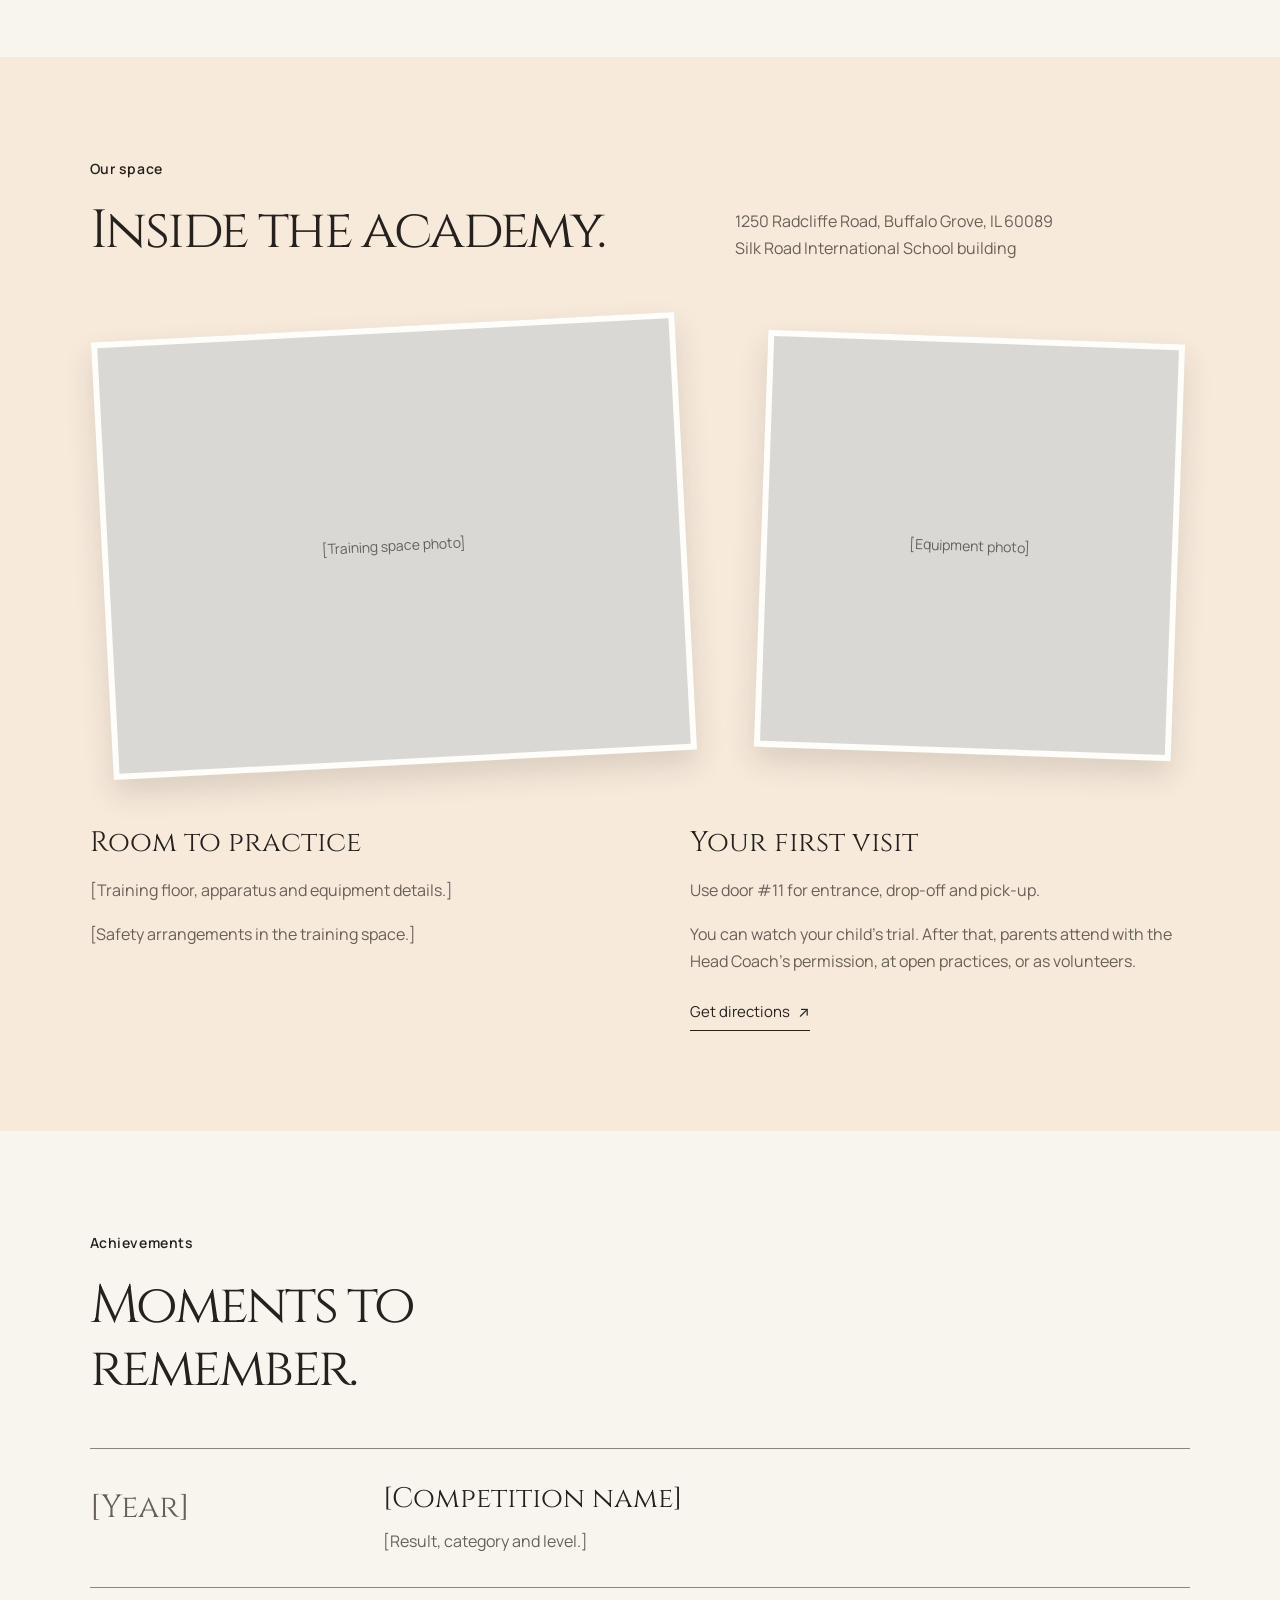
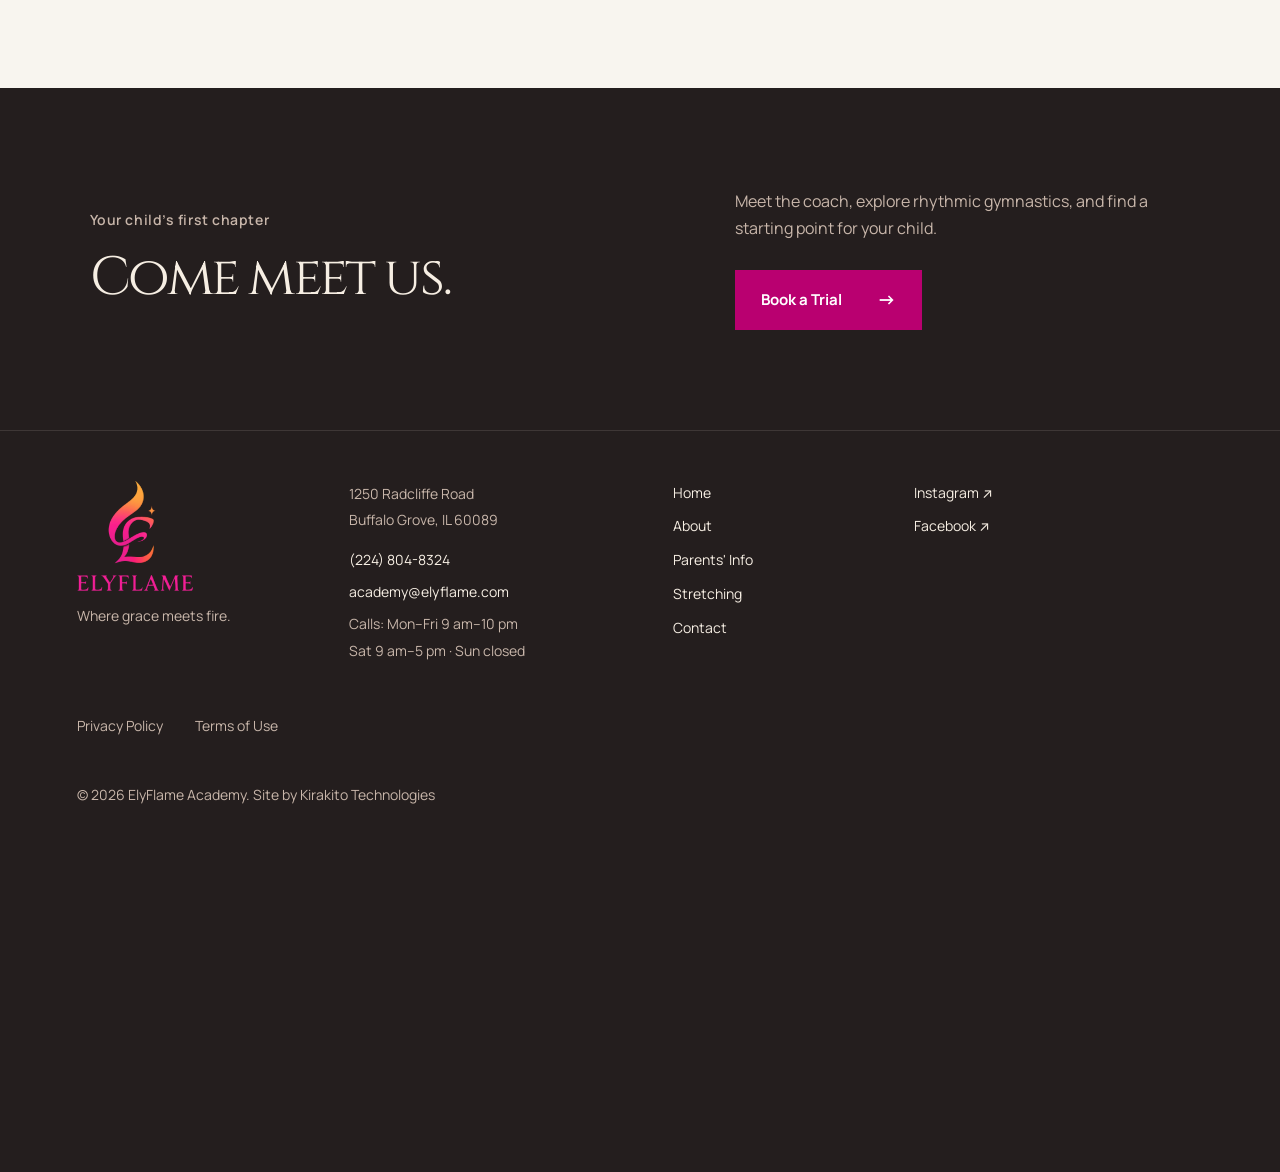
<file: about/index.html>
<!doctype html>
<html lang="en">
<head>
  <meta charset="UTF-8"><meta name="viewport" content="width=device-width, initial-scale=1">
  <title>About ElyFlame — Rhythmic Gymnastics Academy</title>
  <meta name="description" content="Meet ElyFlame Academy: rhythmic gymnastics, our coaches, our training space, and your child's path from first steps to competition.">
  <meta name="theme-color" content="#f8f5ef">
  <link rel="canonical" href="https://elyflame.com/about/">
  <link rel="alternate" hreflang="en" href="https://elyflame.com/about/"><link rel="alternate" hreflang="ru" href="https://elyflame.com/ru/about/"><link rel="alternate" hreflang="uk" href="https://elyflame.com/uk/about/"><link rel="alternate" hreflang="x-default" href="https://elyflame.com/about/">
  <link rel="icon" href="../assets/brand/Just_Logo__no_background_.png">
  <link rel="preconnect" href="https://fonts.googleapis.com"><link rel="preconnect" href="https://fonts.gstatic.com" crossorigin>
  <link href="https://fonts.googleapis.com/css2?family=Cinzel:wght@400;500;600&family=Manrope:wght@400;500;600;700&display=swap" rel="stylesheet">
  <link rel="stylesheet" href="../site.css"><script src="../site.js" defer></script>
</head>
<body class="about-page">
<a class="skip" href="#main">Skip to content</a>
<div class="announcement"><span>$10 trial lesson · pay online or at the academy</span><a href="../#journey">Find your first class <span aria-hidden="true">→</span></a></div>
<header class="header">
  <a class="brand" href="../#" aria-label="ElyFlame Academy home"><img src="../assets/brand/Just_Logo__no_background_.png" width="40" height="47" alt=""><span translate="no"><span>ELYFLAME</span><small>ACADEMY OF RHYTHMIC GYMNASTICS</small></span></a>
  <button class="menu-toggle" aria-expanded="false" aria-controls="navigation" aria-label="Menu"><span class="burger" aria-hidden="true"></span></button>
  <nav id="navigation" aria-label="Main navigation"><a href="../#home">Home</a><a href="./" aria-current="page">About</a><a href="../parents/">Parents' Info</a><a href="../stretching/">Stretching</a><a href="../contact/">Contact</a><div class="lang-pills" role="group" aria-label="Language" translate="no"><a href="./" hreflang="en" lang="en" aria-current="page">EN</a><a href="../ru/about/" hreflang="ru" lang="ru">RU</a><a href="../uk/about/" hreflang="uk" lang="uk">UA</a></div></nav>
  <a class="button header-cta" href="../#trial">Book a Trial <span aria-hidden="true">→</span></a>
  <details class="lang-menu" translate="no"><summary aria-label="Language: EN"><svg class="lang-icon" viewBox="0 0 16 16" aria-hidden="true" focusable="false"><circle cx="8" cy="8" r="6.5"/><path d="M1.5 8h13M8 1.5c2 2.2 2 10.8 0 13M8 1.5c-2 2.2-2 10.8 0 13"/></svg>EN<svg class="lang-chevron" viewBox="0 0 16 16" aria-hidden="true" focusable="false"><path d="m4 6 4 4 4-4"/></svg></summary><ul><li><a href="./" hreflang="en" lang="en" aria-current="page">English</a></li><li><a href="../ru/about/" hreflang="ru" lang="ru">Русский</a></li><li><a href="../uk/about/" hreflang="uk" lang="uk">Українська</a></li></ul></details>
</header>
<main id="main">
<section class="about-intro section" id="about">
 <p class="eyebrow">About ElyFlame / Buffalo Grove, Illinois</p>
 <h1>A sport.<br>An art.<br><em>A place to begin.</em></h1>
 <div class="about-intro-note"><span class="intro-mark" aria-hidden="true">E</span><p>Movement meets music. A rope, a hoop, a ball, a pair of clubs, a ribbon. And at the center of it all: your child.</p><a class="text-link" href="#the-sport">Discover the sport <span aria-hidden="true">→</span></a></div>
 <nav class="about-contents page-index" aria-label="On this page"><a href="#the-sport">The sport</a><a href="#our-story">Our story</a><a href="#coaches">Our coaches</a><a href="#the-space">Our space</a><a href="#achievements">Achievements</a></nav>
</section>
<section class="section sport-section" id="the-sport">
 <div class="about-section-heading"><p class="eyebrow">Rhythmic gymnastics</p><h2>Five apparatus.<br>A world of movement.</h2><p>Rhythmic gymnastics brings together movement, music and apparatus. An Olympic sport since 1984, it makes room for both athletic skill and artistic expression.</p></div>
 <ul class="apparatus-lineup">
  <li class="apparatus-rope"><svg class="apparatus-kid" viewBox="0 0 460 760" preserveAspectRatio="xMidYMax meet" aria-hidden="true" focusable="false"><use href="../assets/gymnast/team.svg#kid-10" x="56.5" y="91" width="347" height="659"/></svg><h3>Rope</h3><p>Jump. Find a rhythm.</p></li>
  <li class="apparatus-hoop"><svg class="apparatus-kid" viewBox="0 0 460 760" preserveAspectRatio="xMidYMax meet" aria-hidden="true" focusable="false"><use href="../assets/gymnast/team.svg#kid-3" x="45.5" y="101" width="369" height="649"/></svg><h3>Hoop</h3><p>Roll. Turn. Explore space.</p></li>
  <li class="apparatus-ball"><svg class="apparatus-kid" viewBox="0 0 460 760" preserveAspectRatio="xMidYMax meet" aria-hidden="true" focusable="false"><use href="../assets/gymnast/team.svg#kid-1" x="132" y="42" width="196" height="708"/></svg><h3>Ball</h3><p>Balance. Throw. Catch.</p></li>
  <li class="apparatus-clubs"><svg class="apparatus-kid" viewBox="0 0 460 760" preserveAspectRatio="xMidYMax meet" aria-hidden="true" focusable="false"><use href="../assets/gymnast/team.svg#kid-7" x="68.5" y="115" width="323" height="635"/></svg><h3>Clubs</h3><p>Two hands. One movement.</p></li>
  <li class="apparatus-ribbon"><svg class="apparatus-kid" viewBox="0 0 760 760" preserveAspectRatio="xMidYMax meet" aria-hidden="true" focusable="false"><use href="../assets/gymnast/team.svg#kid-6" x="330" y="57" width="410" height="693"/><g class="apparatus-satin" transform="scale(4)" data-d="M 84.5 15.75 C 64 4 18 12 16 46 C 14 84 62 92 66 64 C 70 38 34 40 30 70 C 26 104 60 124 52 150 C 46 170 20 170 12 186"></g></svg><h3>Ribbon</h3><p>Draw a shape in the air.</p></li>
 </ul>
 <div class="movement-notes"><p>Balance and coordination</p><p>Strength and flexibility</p><p>Focus and expression</p></div>
</section>
<section class="section academy-story" id="our-story">
 <div><p class="eyebrow">Why ElyFlame</p><h2>First steps.<br>Room to grow.</h2><p>Six levels connect the first introduction to rhythmic gymnastics with a path toward competition. Your child’s starting level is chosen by the coach at the trial.</p><a class="text-link" href="../#journey">Find your child’s starting point <span aria-hidden="true">→</span></a></div>
 <div class="story-principles"><article><h3>A coach-led beginning</h3><p>Age is one part of the picture. Skills, experience and abilities help the coach choose a starting point for your child.</p></article><article><h3>A judge’s perspective</h3><p>Our founder is a national judge with USA Gymnastics. ElyFlame Academy is a USA Gymnastics member club.</p></article></div>
 <div class="story-manuscript" data-requires-content><p class="eyebrow">Our story &amp; mission</p><h3>[The story behind ElyFlame.]</h3><p>[How the academy began and the mission that guides its coaching.]</p></div>
</section>
<section class="section coaches" id="coaches" data-requires-content>
 <div class="founder">
  <div class="founder-head"><p class="eyebrow"><span class="coach-eyebrow-solo">Meet your coach</span><span class="coach-eyebrow-team" hidden>Our coaches</span></p><h2>Guidance with<br><em>heart and purpose.</em></h2></div>
  <div class="founder-photo is-empty" role="img" aria-label="Placeholder for the founder’s portrait"></div>
  <div class="founder-body">
   <h3 class="founder-name">Yelizaveta Yuvkhimenko</h3>
   <p class="founder-role">Founder and head coach</p>
   <p>A national judge with USA Gymnastics, Yelizaveta founded ElyFlame Academy to give girls in Buffalo Grove a clear path from their first steps to the competition floor.</p>
   <blockquote class="founder-quote"><p>[A sentence from Yelizaveta on why she coaches.]</p></blockquote>
   <details class="coach-bio"><summary>Read more</summary><p>[Founder biography, experience and achievements.]</p></details>
   <ul class="badges" aria-label="Credentials"><li><svg viewBox="0 0 20 20" aria-hidden="true" focusable="false"><path d="M6.5 1.5 9 7.5M13.5 1.5 11 7.5"/><circle cx="10" cy="12.5" r="5.5"/><path d="m10 10 .9 1.7 1.9.3-1.4 1.3.3 1.9-1.7-.9-1.7.9.3-1.9-1.4-1.3 1.9-.3z"/></svg>National judge, USA Gymnastics</li><li><svg viewBox="0 0 20 20" aria-hidden="true" focusable="false"><path d="M10 1.8 16.8 4.3v4.9c0 4.3-2.9 7.4-6.8 9-3.9-1.6-6.8-4.7-6.8-9V4.3z"/><path d="m6.9 10 2.2 2.2 4.1-4.3"/></svg>Member club, USA Gymnastics</li></ul>
  </div>
 </div>
 <p class="coach-certificates">Coach certifications are available on a parent’s request.</p>
 <div class="team-block" hidden>
  <p class="eyebrow">The team</p>
  <ul class="team-list"></ul>
  <template id="team-card"><li class="team-card"><div class="team-photo"></div><h4></h4><p class="team-role"></p><p class="team-focus"></p><details class="coach-bio"><summary>Read more</summary><p class="team-bio"></p></details></li></template>
  <script type="application/json" id="team-data">[]</script>
 </div>
</section>
<section class="section academy-space" id="the-space">
 <div class="about-section-heading"><p class="eyebrow">Our space</p><h2>Inside the academy.</h2><p>1250 Radcliffe Road, Buffalo Grove, IL 60089<br>Silk Road International School building</p></div>
 <ul class="gallery-grid space-gallery" data-requires-content><li><div class="photo-slot">[Training space photo]</div></li><li><div class="photo-slot">[Equipment photo]</div></li></ul>
 <div class="space-notes"><div data-requires-content><h3>Room to practice</h3><p>[Training floor, apparatus and equipment details.]</p><p>[Safety arrangements in the training space.]</p></div><div><h3>Your first visit</h3><p>Use door #11 for entrance, drop-off and pick-up.</p><p>You can watch your child’s trial. After that, parents attend with the Head Coach’s permission, at open practices, or as volunteers.</p><a class="text-link" href="https://www.google.com/maps/search/?api=1&amp;query=1250+Radcliffe+Rd+Buffalo+Grove+IL+60089" target="_blank" rel="noopener">Get directions <span aria-hidden="true">↗</span></a></div></div>
</section>
<section class="section achievements-section" id="achievements">
 <div class="about-section-heading"><p class="eyebrow">Achievements</p><h2>Moments to remember.</h2></div>
 <ol class="achievement-list" data-requires-content><li><span class="achievement-year">[Year]</span><div><h3>[Competition name]</h3><p>[Result, category and level.]</p></div></li></ol>
</section>
<section class="about-trial section"><div><p class="eyebrow">Your child’s first chapter</p><h2>Come meet us.</h2></div><div><p>Meet the coach, explore rhythmic gymnastics, and find a starting point for your child.</p><a class="button" href="../#trial">Book a Trial <span aria-hidden="true">→</span></a></div></section>
</main>
<footer class="site-footer">
 <div class="footer-identity"><a href="../#home"><img class="footer-logo" src="../assets/brand/Logo_dark.jpg" alt="ElyFlame Academy of Rhythmic Gymnastics" width="160" height="160"></a><p>Where grace meets fire.</p></div>
 <div class="footer-contact"><p translate="no">1250 Radcliffe Road<br>Buffalo Grove, IL 60089</p><a href="tel:+12248048324">(224) 804-8324</a><a href="mailto:academy@elyflame.com">academy@elyflame.com</a><p>Calls: Mon–Fri 9 am–10 pm<br>Sat 9 am–5 pm · Sun closed</p></div>
 <nav aria-label="Footer navigation"><a href="../#home">Home</a><a href="./">About</a><a href="../parents/">Parents' Info</a><a href="../stretching/">Stretching</a><a href="../contact/">Contact</a></nav>
 <div class="footer-social"><a href="https://www.instagram.com/elyflamerg_yuvkhimenko" target="_blank" rel="noopener">Instagram ↗</a><a href="https://www.facebook.com/profile.php?id=61573847340841" target="_blank" rel="noopener">Facebook ↗</a></div>
 <nav class="footer-legal" aria-label="Legal"><a href="/privacy">Privacy Policy</a><a href="/terms">Terms of Use</a></nav>
 <p class="copyright">© 2026 ElyFlame Academy. Site by Kirakito Technologies</p>
 <div class="footer-team"></div>
</footer>
</body></html>
</file>
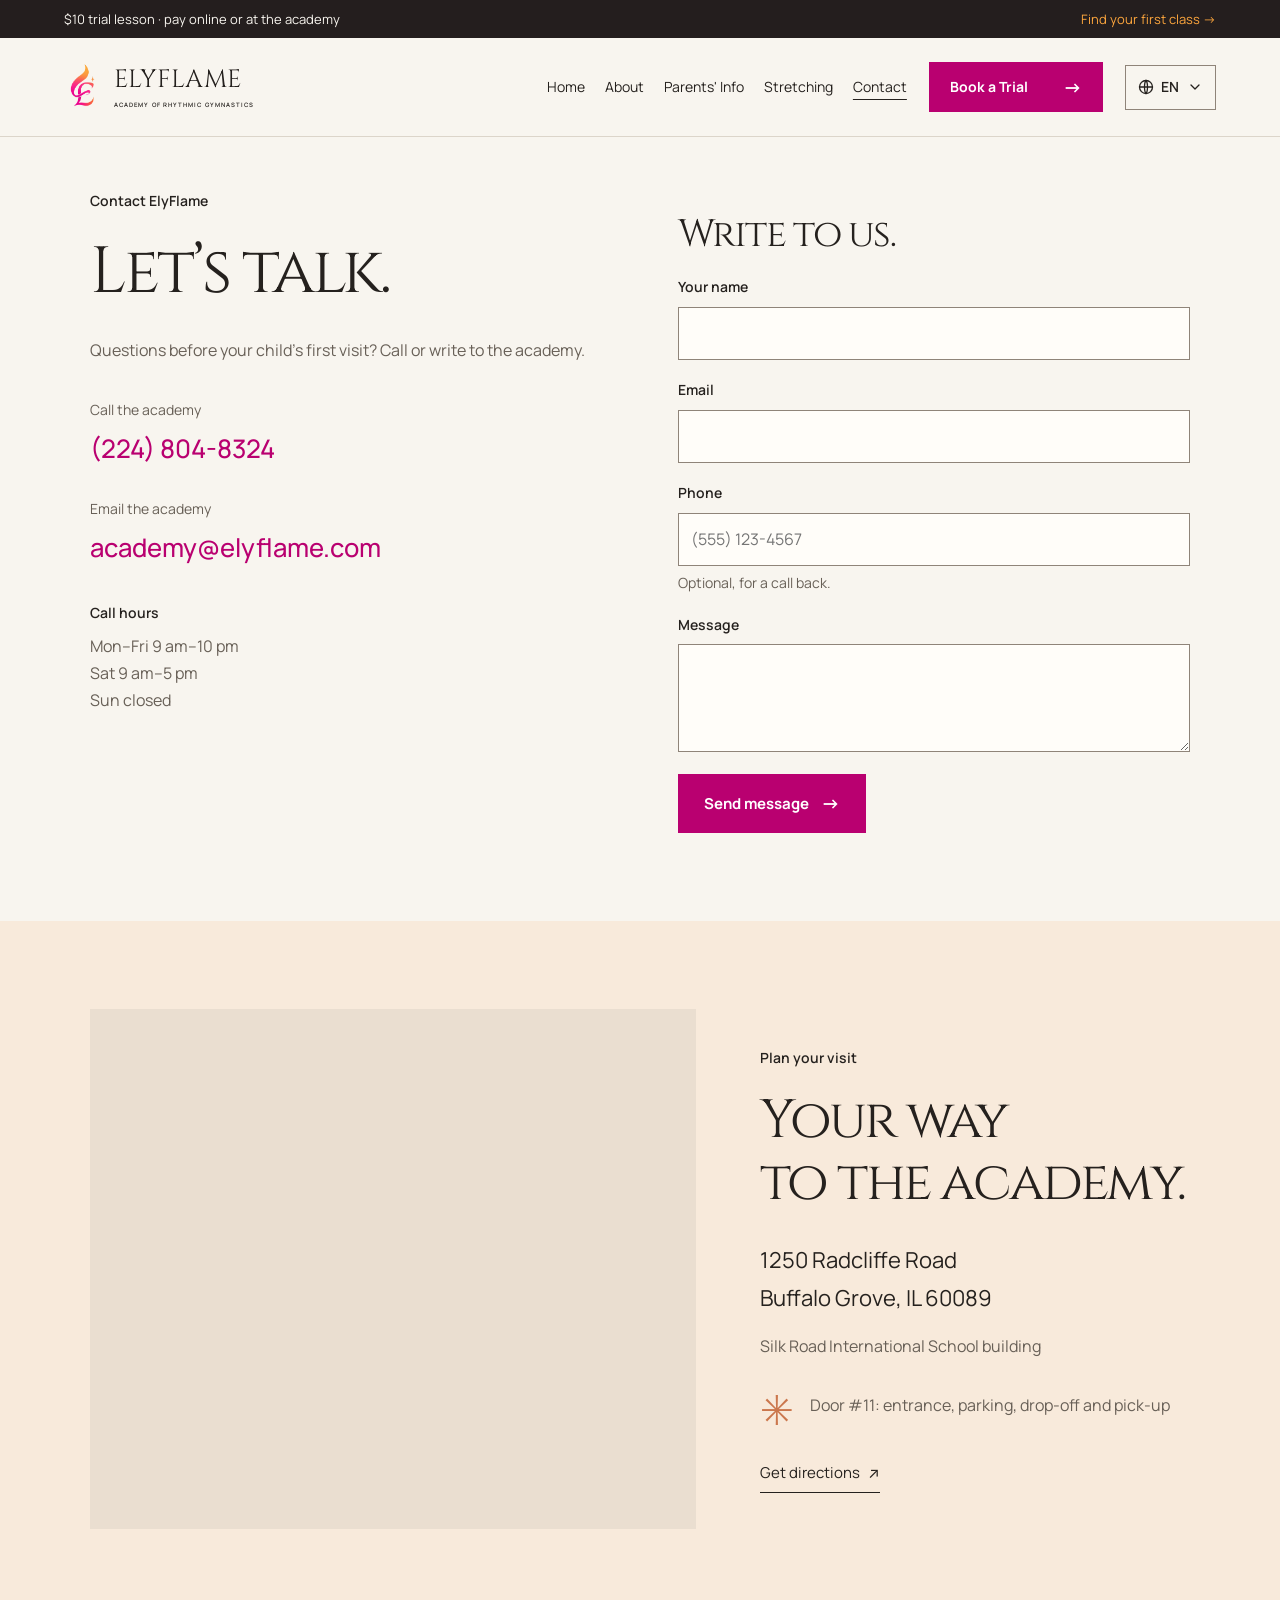
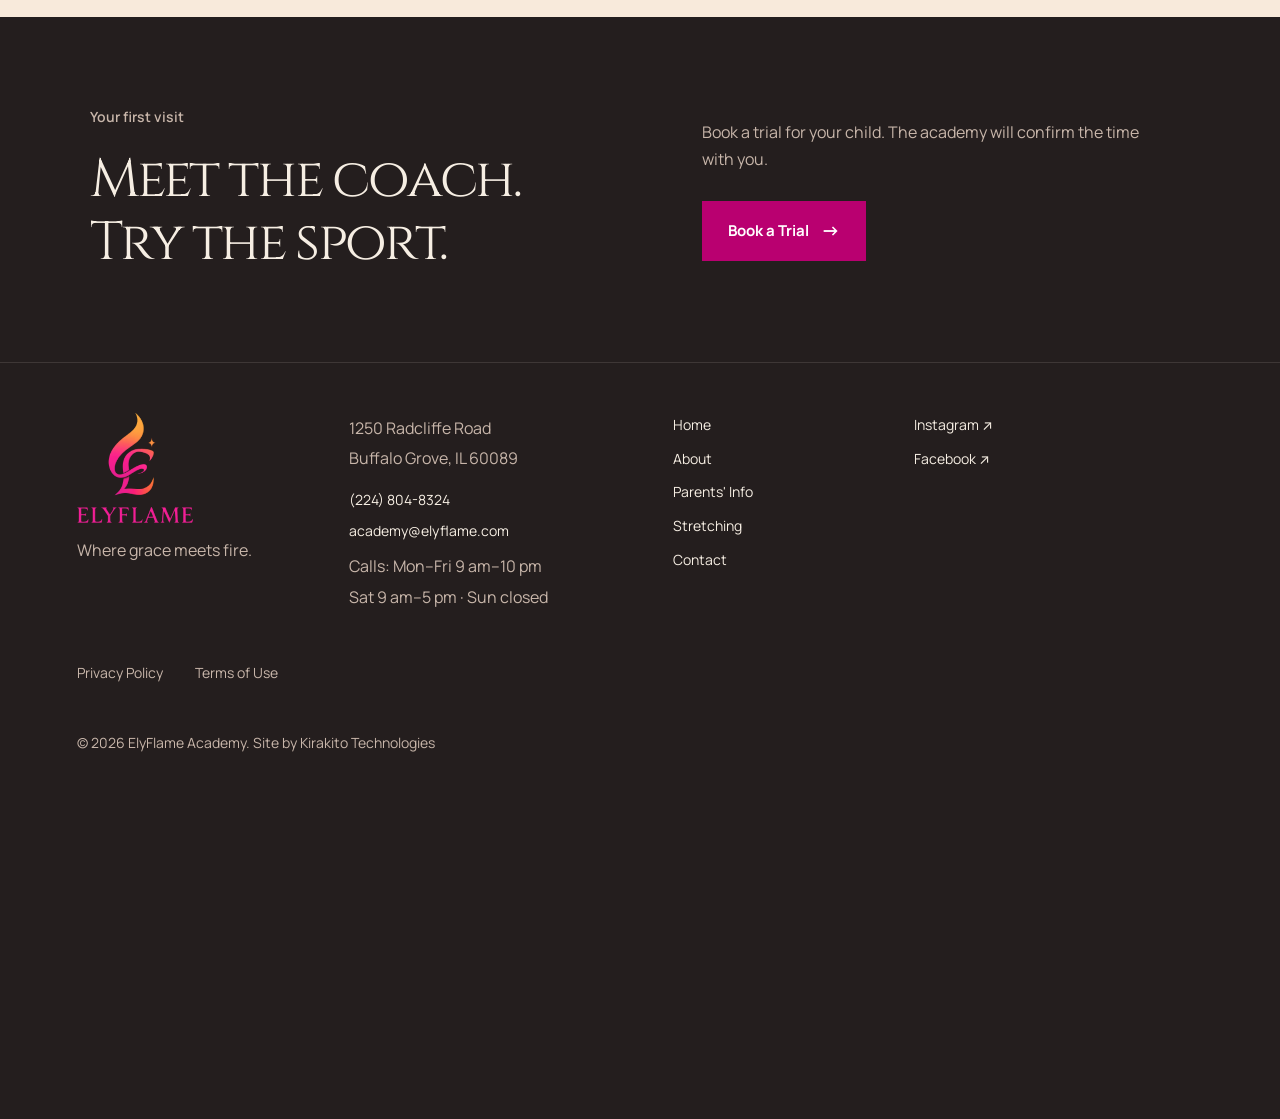
<file: contact/index.html>
<!doctype html>
<html lang="en">
<head>
  <meta charset="UTF-8"><meta name="viewport" content="width=device-width, initial-scale=1">
  <title>Contact ElyFlame — Visit Us in Buffalo Grove</title>
  <meta name="description" content="Contact ElyFlame Academy in Buffalo Grove: phone, email, call hours and directions to door 11 at 1250 Radcliffe Road.">
  <meta name="theme-color" content="#f8f5ef">
  <link rel="canonical" href="https://elyflame.com/contact/">
  <link rel="alternate" hreflang="en" href="https://elyflame.com/contact/"><link rel="alternate" hreflang="ru" href="https://elyflame.com/ru/contact/"><link rel="alternate" hreflang="uk" href="https://elyflame.com/uk/contact/"><link rel="alternate" hreflang="x-default" href="https://elyflame.com/contact/">
  <link rel="icon" href="../assets/brand/Just_Logo__no_background_.png">
  <link rel="preconnect" href="https://fonts.googleapis.com"><link rel="preconnect" href="https://fonts.gstatic.com" crossorigin>
  <link href="https://fonts.googleapis.com/css2?family=Cinzel:wght@400;500;600&family=Manrope:wght@400;500;600;700&display=swap" rel="stylesheet">
  <link rel="stylesheet" href="../site.css"><script src="../site.js" defer></script>
</head>
<body class="info-page contact-page">
<a class="skip" href="#main">Skip to content</a>
<div class="announcement"><span>$10 trial lesson · pay online or at the academy</span><a href="../#journey">Find your first class <span aria-hidden="true">→</span></a></div>
<header class="header">
  <a class="brand" href="../#" aria-label="ElyFlame Academy home"><img src="../assets/brand/Just_Logo__no_background_.png" width="40" height="47" alt=""><span translate="no"><span>ELYFLAME</span><small>ACADEMY OF RHYTHMIC GYMNASTICS</small></span></a>
  <button class="menu-toggle" aria-expanded="false" aria-controls="navigation" aria-label="Menu"><span class="burger" aria-hidden="true"></span></button>
  <nav id="navigation" aria-label="Main navigation"><a href="../#home">Home</a><a href="../about/">About</a><a href="../parents/">Parents' Info</a><a href="../stretching/">Stretching</a><a href="./" aria-current="page">Contact</a><div class="lang-pills" role="group" aria-label="Language" translate="no"><a href="./" hreflang="en" lang="en" aria-current="page">EN</a><a href="../ru/contact/" hreflang="ru" lang="ru">RU</a><a href="../uk/contact/" hreflang="uk" lang="uk">UA</a></div></nav>
  <a class="button header-cta" href="../#trial">Book a Trial <span aria-hidden="true">→</span></a>
  <details class="lang-menu" translate="no"><summary aria-label="Language: EN"><svg class="lang-icon" viewBox="0 0 16 16" aria-hidden="true" focusable="false"><circle cx="8" cy="8" r="6.5"/><path d="M1.5 8h13M8 1.5c2 2.2 2 10.8 0 13M8 1.5c-2 2.2-2 10.8 0 13"/></svg>EN<svg class="lang-chevron" viewBox="0 0 16 16" aria-hidden="true" focusable="false"><path d="m4 6 4 4 4-4"/></svg></summary><ul><li><a href="./" hreflang="en" lang="en" aria-current="page">English</a></li><li><a href="../ru/contact/" hreflang="ru" lang="ru">Русский</a></li><li><a href="../uk/contact/" hreflang="uk" lang="uk">Українська</a></li></ul></details>
</header>
<main id="main">
<section class="section inner-hero contact-hero"><div><p class="eyebrow">Contact ElyFlame</p><h1>Let’s talk.</h1><p>Questions before your child’s first visit? Call or write to the academy.</p><div class="contact-direct"><a class="direct-link" href="tel:+12248048324"><span>Call the academy</span><strong>(224) 804-8324</strong></a><a class="direct-link" href="mailto:academy@elyflame.com"><span>Email the academy</span><strong>academy@elyflame.com</strong></a></div><div class="contact-hours"><p class="eyebrow">Call hours</p><p>Mon–Fri 9 am–10 pm<br>Sat 9 am–5 pm<br>Sun closed</p></div></div>
<form id="contact-form" method="post" action="/api/contact" novalidate>
<input type="hidden" name="language" value="en">
<h2>Write to us.</h2>
<div class="field"><label for="contact-name">Your name</label><input id="contact-name" name="name" autocomplete="name" required maxlength="100" aria-describedby="contact-name-error"><p class="field-error" id="contact-name-error" hidden>Enter your name.</p></div>
<div class="field"><label for="contact-email">Email</label><input id="contact-email" name="email" type="email" autocomplete="email" required maxlength="254" aria-describedby="contact-email-error"><p class="field-error" id="contact-email-error" hidden>Enter a valid email address.</p></div>
<div class="field"><label for="contact-phone">Phone</label><input id="contact-phone" name="phone" type="tel" autocomplete="tel" maxlength="40" placeholder="(555) 123-4567" aria-describedby="contact-phone-hint contact-phone-error"><p class="field-hint" id="contact-phone-hint">Optional, for a call back.</p><p class="field-error" id="contact-phone-error" hidden>Enter a phone number with 10 to 15 digits.</p></div>
<div class="field"><label for="contact-message">Message</label><textarea id="contact-message" name="message" rows="3" required maxlength="5000" aria-describedby="contact-message-error"></textarea><p class="field-error" id="contact-message-error" hidden>Enter your message.</p></div>
<button class="button" type="submit">Send message <span aria-hidden="true">→</span></button><p id="contact-status" role="status" tabindex="-1" hidden>Your message is in! The academy will reply within 24 hours.</p>
</form></section>
<section class="section arrival-section" id="arrival"><iframe class="contact-map" src="https://www.google.com/maps?q=1250+Radcliffe+Road,+Buffalo+Grove,+IL+60089&amp;output=embed" title="Google Maps: ElyFlame Academy in Buffalo Grove" loading="lazy" referrerpolicy="no-referrer-when-downgrade" allowfullscreen></iframe><div class="arrival-copy"><p class="eyebrow">Plan your visit</p><h2>Your way<br>to the academy.</h2><p class="location-address" translate="no">1250 Radcliffe Road<br>Buffalo Grove, IL 60089</p><p>Silk Road International School building</p><p class="door-note"><span aria-hidden="true">✳</span>Door #11: entrance, parking, drop-off and pick-up</p><a class="text-link" href="https://www.google.com/maps/search/?api=1&amp;query=1250+Radcliffe+Rd+Buffalo+Grove+IL+60089" target="_blank" rel="noopener">Get directions <span aria-hidden="true">↗</span></a></div></section>
<section class="section inner-trial"><div><p class="eyebrow">Your first visit</p><h2>Meet the coach.<br>Try the sport.</h2></div><div><p>Book a trial for your child. The academy will confirm the time with you.</p><a class="button" href="../#trial">Book a Trial <span aria-hidden="true">→</span></a></div></section>
</main>
<footer class="site-footer">
 <div class="footer-identity"><a href="../#home"><img class="footer-logo" src="../assets/brand/Logo_dark.jpg" alt="ElyFlame Academy of Rhythmic Gymnastics" width="160" height="160"></a><p>Where grace meets fire.</p></div>
 <div class="footer-contact"><p translate="no">1250 Radcliffe Road<br>Buffalo Grove, IL 60089</p><a href="tel:+12248048324">(224) 804-8324</a><a href="mailto:academy@elyflame.com">academy@elyflame.com</a><p>Calls: Mon–Fri 9 am–10 pm<br>Sat 9 am–5 pm · Sun closed</p></div>
 <nav aria-label="Footer navigation"><a href="../#home">Home</a><a href="../about/">About</a><a href="../parents/">Parents' Info</a><a href="../stretching/">Stretching</a><a href="./">Contact</a></nav>
 <div class="footer-social"><a href="https://www.instagram.com/elyflamerg_yuvkhimenko" target="_blank" rel="noopener">Instagram ↗</a><a href="https://www.facebook.com/profile.php?id=61573847340841" target="_blank" rel="noopener">Facebook ↗</a></div>
 <nav class="footer-legal" aria-label="Legal"><a href="/privacy">Privacy Policy</a><a href="/terms">Terms of Use</a></nav>
 <p class="copyright">© 2026 ElyFlame Academy. Site by Kirakito Technologies</p>
 <div class="footer-team"></div>
</footer>
</body></html>
</file>
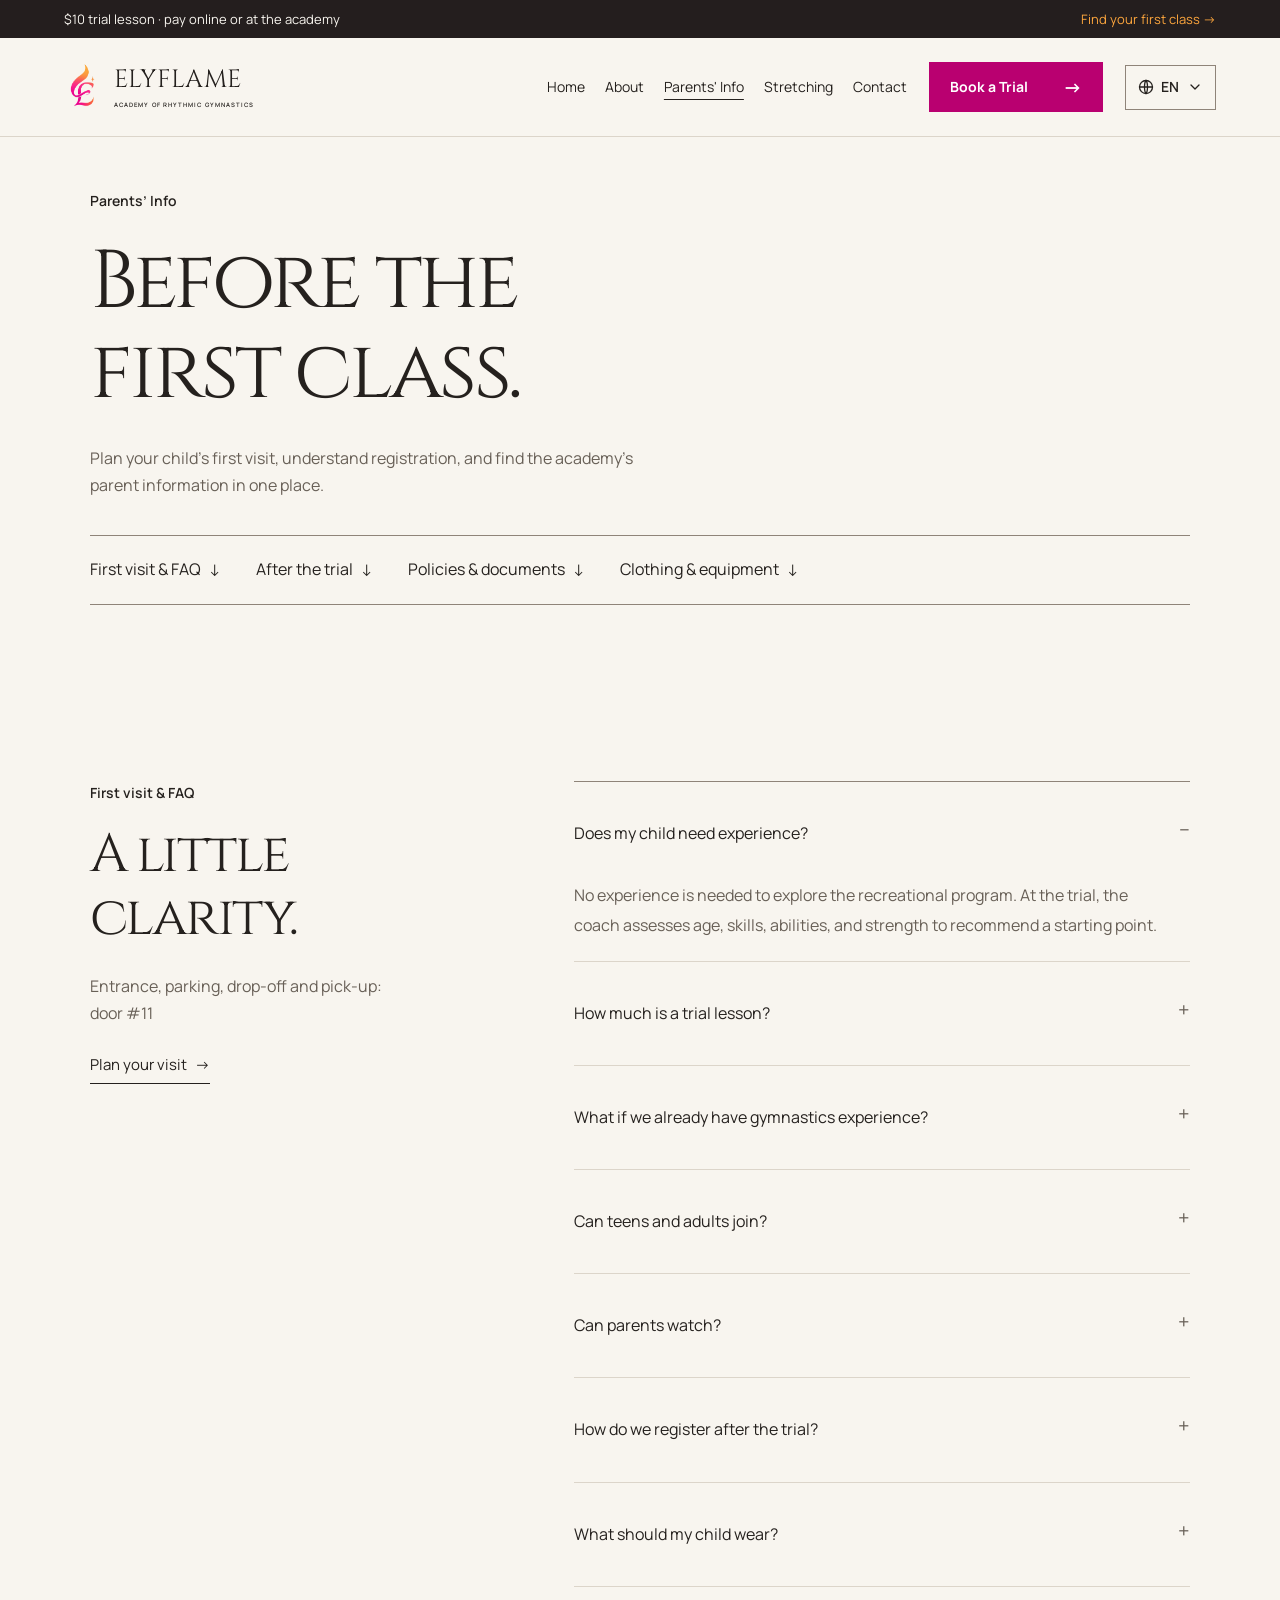
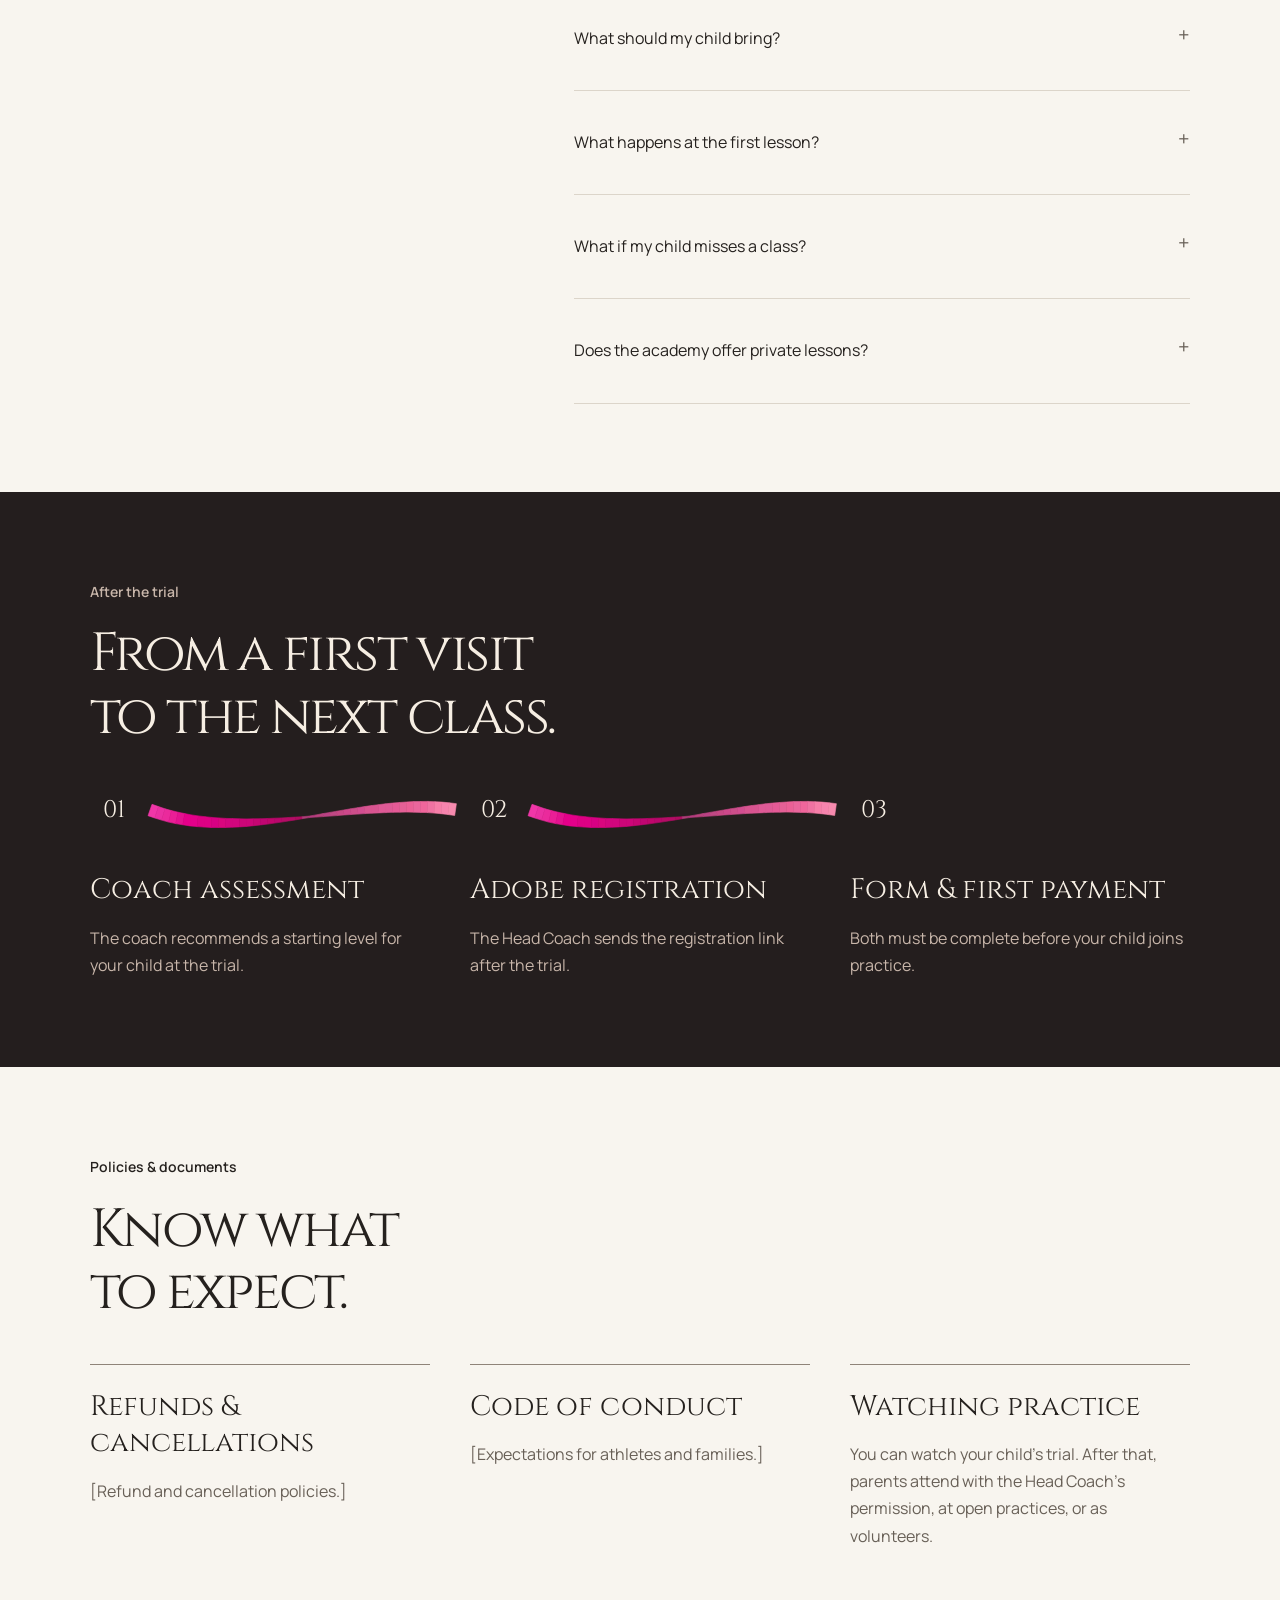
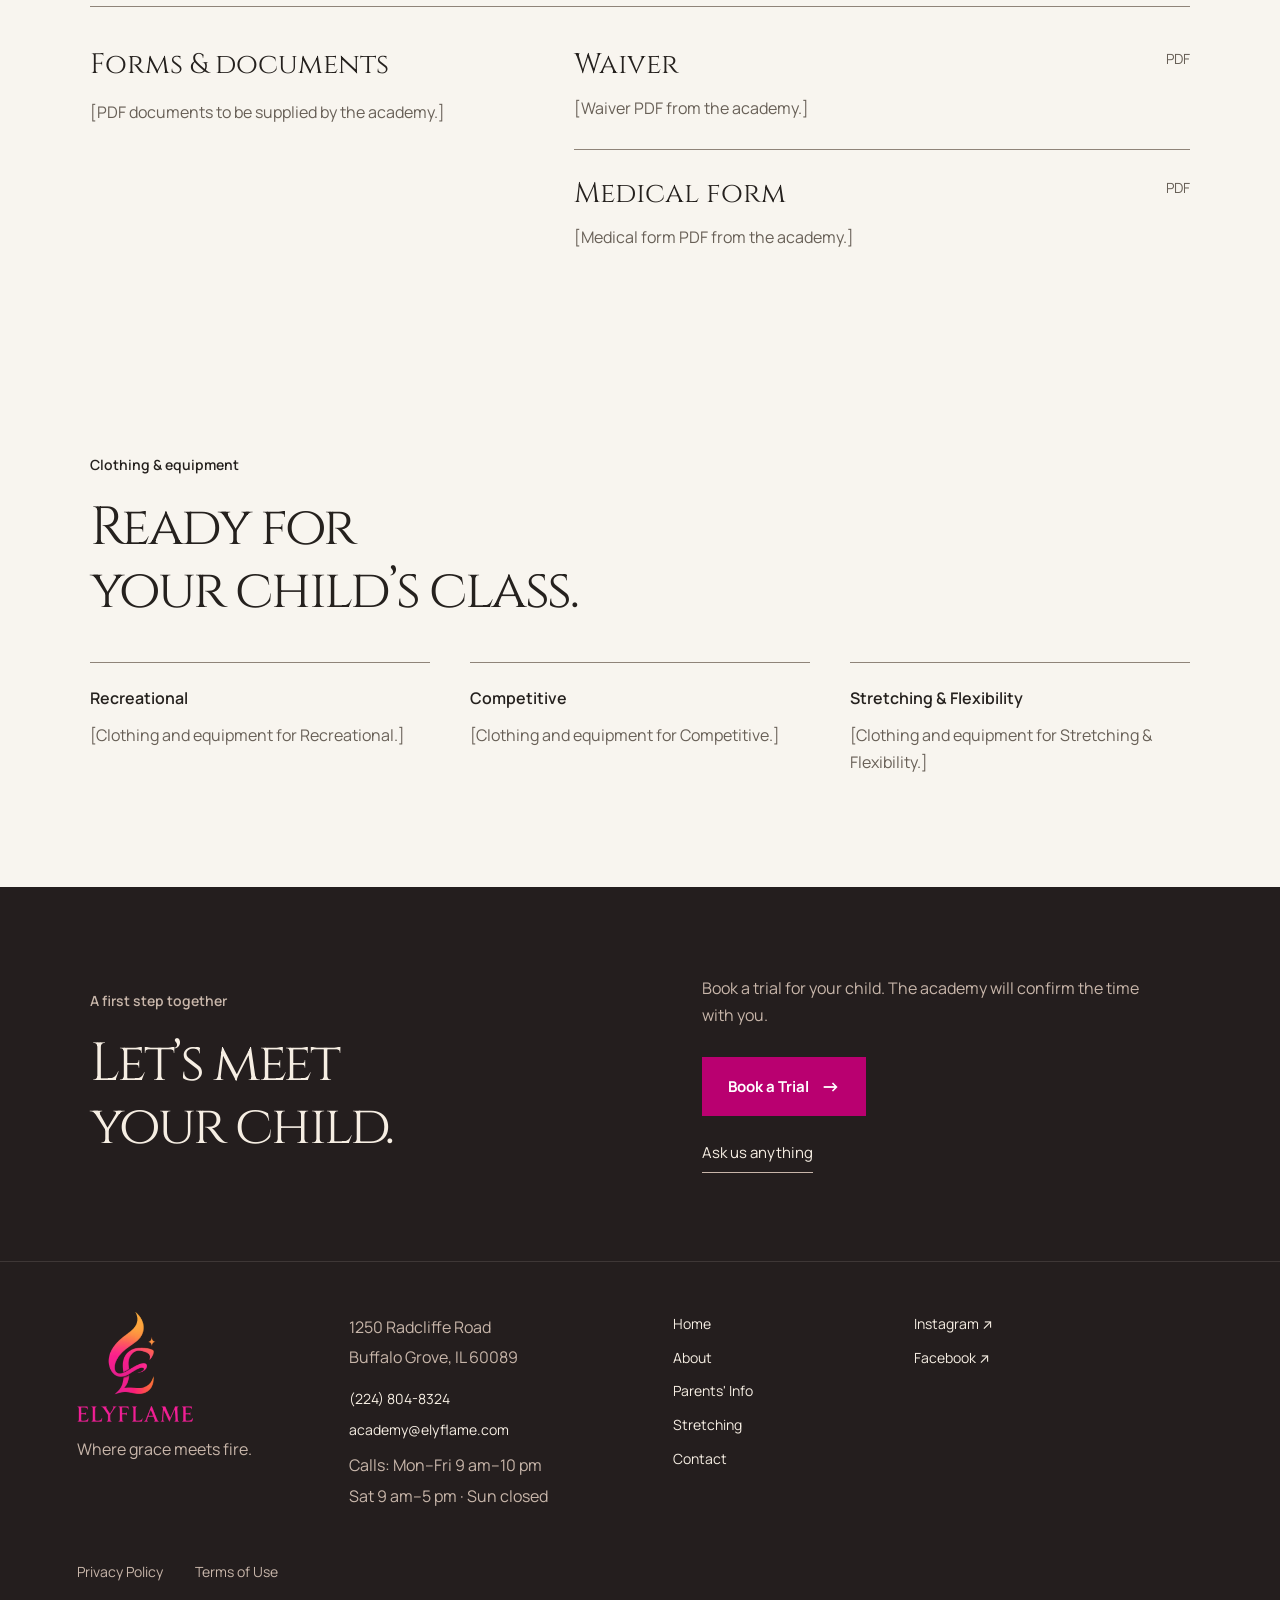
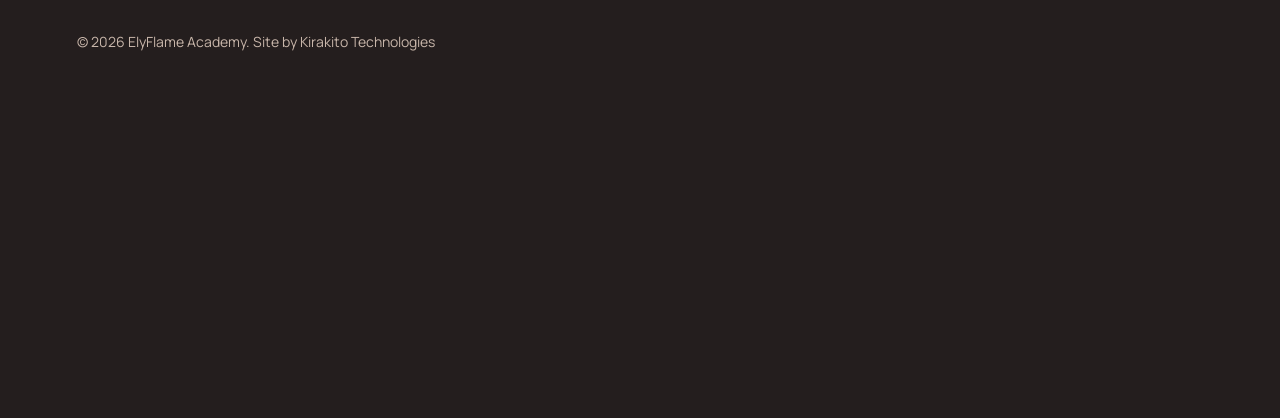
<file: parents/index.html>
<!doctype html>
<html lang="en">
<head>
  <meta charset="UTF-8"><meta name="viewport" content="width=device-width, initial-scale=1">
  <title>Parents' Info — ElyFlame Academy</title>
  <meta name="description" content="Plan your child's first visit to ElyFlame: trial questions, registration, academy policies, forms, clothing and equipment.">
  <meta name="theme-color" content="#f8f5ef">
  <link rel="canonical" href="https://elyflame.com/parents/">
  <link rel="alternate" hreflang="en" href="https://elyflame.com/parents/"><link rel="alternate" hreflang="ru" href="https://elyflame.com/ru/parents/"><link rel="alternate" hreflang="uk" href="https://elyflame.com/uk/parents/"><link rel="alternate" hreflang="x-default" href="https://elyflame.com/parents/">
  <link rel="icon" href="../assets/brand/Just_Logo__no_background_.png">
  <link rel="preconnect" href="https://fonts.googleapis.com"><link rel="preconnect" href="https://fonts.gstatic.com" crossorigin>
  <link href="https://fonts.googleapis.com/css2?family=Cinzel:wght@400;500;600&family=Manrope:wght@400;500;600;700&display=swap" rel="stylesheet">
  <link rel="stylesheet" href="../site.css"><script src="../site.js" defer></script>
</head>
<body class="info-page parents-page">
<a class="skip" href="#main">Skip to content</a>
<div class="announcement"><span>$10 trial lesson · pay online or at the academy</span><a href="../#journey">Find your first class <span aria-hidden="true">→</span></a></div>
<header class="header">
  <a class="brand" href="../#" aria-label="ElyFlame Academy home"><img src="../assets/brand/Just_Logo__no_background_.png" width="40" height="47" alt=""><span translate="no"><span>ELYFLAME</span><small>ACADEMY OF RHYTHMIC GYMNASTICS</small></span></a>
  <button class="menu-toggle" aria-expanded="false" aria-controls="navigation" aria-label="Menu"><span class="burger" aria-hidden="true"></span></button>
  <nav id="navigation" aria-label="Main navigation"><a href="../#home">Home</a><a href="../about/">About</a><a href="./" aria-current="page">Parents' Info</a><a href="../stretching/">Stretching</a><a href="../contact/">Contact</a><div class="lang-pills" role="group" aria-label="Language" translate="no"><a href="./" hreflang="en" lang="en" aria-current="page">EN</a><a href="../ru/parents/" hreflang="ru" lang="ru">RU</a><a href="../uk/parents/" hreflang="uk" lang="uk">UA</a></div></nav>
  <a class="button header-cta" href="../#trial">Book a Trial <span aria-hidden="true">→</span></a>
  <details class="lang-menu" translate="no"><summary aria-label="Language: EN"><svg class="lang-icon" viewBox="0 0 16 16" aria-hidden="true" focusable="false"><circle cx="8" cy="8" r="6.5"/><path d="M1.5 8h13M8 1.5c2 2.2 2 10.8 0 13M8 1.5c-2 2.2-2 10.8 0 13"/></svg>EN<svg class="lang-chevron" viewBox="0 0 16 16" aria-hidden="true" focusable="false"><path d="m4 6 4 4 4-4"/></svg></summary><ul><li><a href="./" hreflang="en" lang="en" aria-current="page">English</a></li><li><a href="../ru/parents/" hreflang="ru" lang="ru">Русский</a></li><li><a href="../uk/parents/" hreflang="uk" lang="uk">Українська</a></li></ul></details>
</header>
<main id="main">
<section class="section inner-hero parents-hero"><div><p class="eyebrow">Parents’ Info</p><h1>Before the<br>first class.</h1><p>Plan your child’s first visit, understand registration, and find the academy’s parent information in one place.</p></div><nav class="parents-contents page-index" aria-label="On this page"><a href="#first-visit">First visit &amp; FAQ</a><a href="#registration">After the trial</a><a href="#policies">Policies &amp; documents</a><a href="#kit">Clothing &amp; equipment</a></nav></section>
<section class="section parent-faq" id="first-visit"><div class="inner-section-head"><p class="eyebrow">First visit &amp; FAQ</p><h2>A little<br>clarity.</h2><p>Entrance, parking, drop-off and pick-up: door #11</p><a class="text-link preview-link" href="../contact/">Plan your visit <span aria-hidden="true">→</span></a></div><div class="faq"><details open><summary>Does my child need experience?</summary><p>No experience is needed to explore the recreational program. At the trial, the coach assesses age, skills, abilities, and strength to recommend a starting point.</p></details><details><summary>How much is a trial lesson?</summary><p>The trial lesson is $10. You can pay online when you book, or at the academy.</p></details><details><summary>What if we already have gymnastics experience?</summary><p>Tell us about your child&#8217;s previous rhythmic gymnastics training when you get in touch. The trial helps the coach assess the right program and level.</p></details><details><summary>Can teens and adults join?</summary><p>Yes. Stretching &amp; Flexibility is a weekly class open to teens, adults, and athletes from other sports.</p></details><details><summary>Can parents watch?</summary><p>You can watch your child’s trial. After that, parents attend with the Head Coach’s permission, at open practices, or as volunteers.</p></details><details><summary>How do we register after the trial?</summary><p>After your child’s trial, the Head Coach sends an Adobe registration link. Your child can join practice only after the form is complete and the first payment is made.</p></details><details><summary>What should my child wear?</summary><p data-requires-content>[Clothing requirements for the trial lesson.]</p></details><details><summary>What should my child bring?</summary><p data-requires-content>[What to bring to the trial lesson.]</p></details><details><summary>What happens at the first lesson?</summary><p>The coach assesses your child’s age, skills, abilities and strength to recommend a starting level. You are welcome to watch the trial.</p></details><details><summary>What if my child misses a class?</summary><p data-requires-content>[Absence reporting and make-up class policy.]</p></details><details id="private-lessons"><summary>Does the academy offer private lessons?</summary><p data-requires-content>[Private lesson availability, format and booking arrangements.]</p><a class="text-link preview-link" href="mailto:academy@elyflame.com">Ask about private lessons</a></details></div></section>
<section class="section registration-section" id="registration"><div class="inner-section-head"><p class="eyebrow">After the trial</p><h2>From a first visit<br>to the next class.</h2></div><div class="registration-path"><svg class="registration-ribbon" aria-hidden="true" focusable="false"><g class="registration-satin"></g></svg><ol class="registration-steps"><li><span class="step-number">01</span><div class="step-copy"><h3>Coach assessment</h3><p>The coach recommends a starting level for your child at the trial.</p></div></li><li><span class="step-number">02</span><div class="step-copy"><h3>Adobe registration</h3><p>The Head Coach sends the registration link after the trial.</p></div></li><li><span class="step-number">03</span><div class="step-copy"><h3>Form &amp; first payment</h3><p>Both must be complete before your child joins practice.</p></div></li></ol></div></section>
<section class="section policies-section" id="policies"><div class="inner-section-head"><p class="eyebrow">Policies &amp; documents</p><h2>Know what<br>to expect.</h2></div><div class="editorial-list"><article data-requires-content><h3>Refunds &amp; cancellations</h3><p>[Refund and cancellation policies.]</p></article><article data-requires-content><h3>Code of conduct</h3><p>[Expectations for athletes and families.]</p></article><article><h3>Watching practice</h3><p>You can watch your child’s trial. After that, parents attend with the Head Coach’s permission, at open practices, or as volunteers.</p></article></div><div class="policy-documents" id="documents"><div><h3>Forms &amp; documents</h3><p>[PDF documents to be supplied by the academy.]</p></div><ul class="document-list" data-requires-content><li><div><h3>Waiver</h3><p>[Waiver PDF from the academy.]</p></div><span class="document-type">PDF</span></li><li><div><h3>Medical form</h3><p>[Medical form PDF from the academy.]</p></div><span class="document-type">PDF</span></li></ul></div></section>
<section class="section kit-section" id="kit"><div class="inner-section-head"><p class="eyebrow">Clothing &amp; equipment</p><h2>Ready for<br>your child’s class.</h2></div><dl class="practical-list" data-requires-content><div><dt>Recreational</dt><dd>[Clothing and equipment for Recreational.]</dd></div><div><dt>Competitive</dt><dd>[Clothing and equipment for Competitive.]</dd></div><div><dt>Stretching &amp; Flexibility</dt><dd>[Clothing and equipment for Stretching &amp; Flexibility.]</dd></div></dl></section>
<section class="section inner-trial"><div><p class="eyebrow">A first step together</p><h2>Let’s meet<br>your child.</h2></div><div><p>Book a trial for your child. The academy will confirm the time with you.</p><a class="button" href="../#trial">Book a Trial <span aria-hidden="true">→</span></a><a class="text-link preview-link" href="mailto:academy@elyflame.com">Ask us anything</a></div></section>
</main>
<footer class="site-footer">
 <div class="footer-identity"><a href="../#home"><img class="footer-logo" src="../assets/brand/Logo_dark.jpg" alt="ElyFlame Academy of Rhythmic Gymnastics" width="160" height="160"></a><p>Where grace meets fire.</p></div>
 <div class="footer-contact"><p translate="no">1250 Radcliffe Road<br>Buffalo Grove, IL 60089</p><a href="tel:+12248048324">(224) 804-8324</a><a href="mailto:academy@elyflame.com">academy@elyflame.com</a><p>Calls: Mon–Fri 9 am–10 pm<br>Sat 9 am–5 pm · Sun closed</p></div>
 <nav aria-label="Footer navigation"><a href="../#home">Home</a><a href="../about/">About</a><a href="./">Parents' Info</a><a href="../stretching/">Stretching</a><a href="../contact/">Contact</a></nav>
 <div class="footer-social"><a href="https://www.instagram.com/elyflamerg_yuvkhimenko" target="_blank" rel="noopener">Instagram ↗</a><a href="https://www.facebook.com/profile.php?id=61573847340841" target="_blank" rel="noopener">Facebook ↗</a></div>
 <nav class="footer-legal" aria-label="Legal"><a href="/privacy">Privacy Policy</a><a href="/terms">Terms of Use</a></nav>
 <p class="copyright">© 2026 ElyFlame Academy. Site by Kirakito Technologies</p>
 <div class="footer-team"></div>
</footer>
</body></html>
</file>
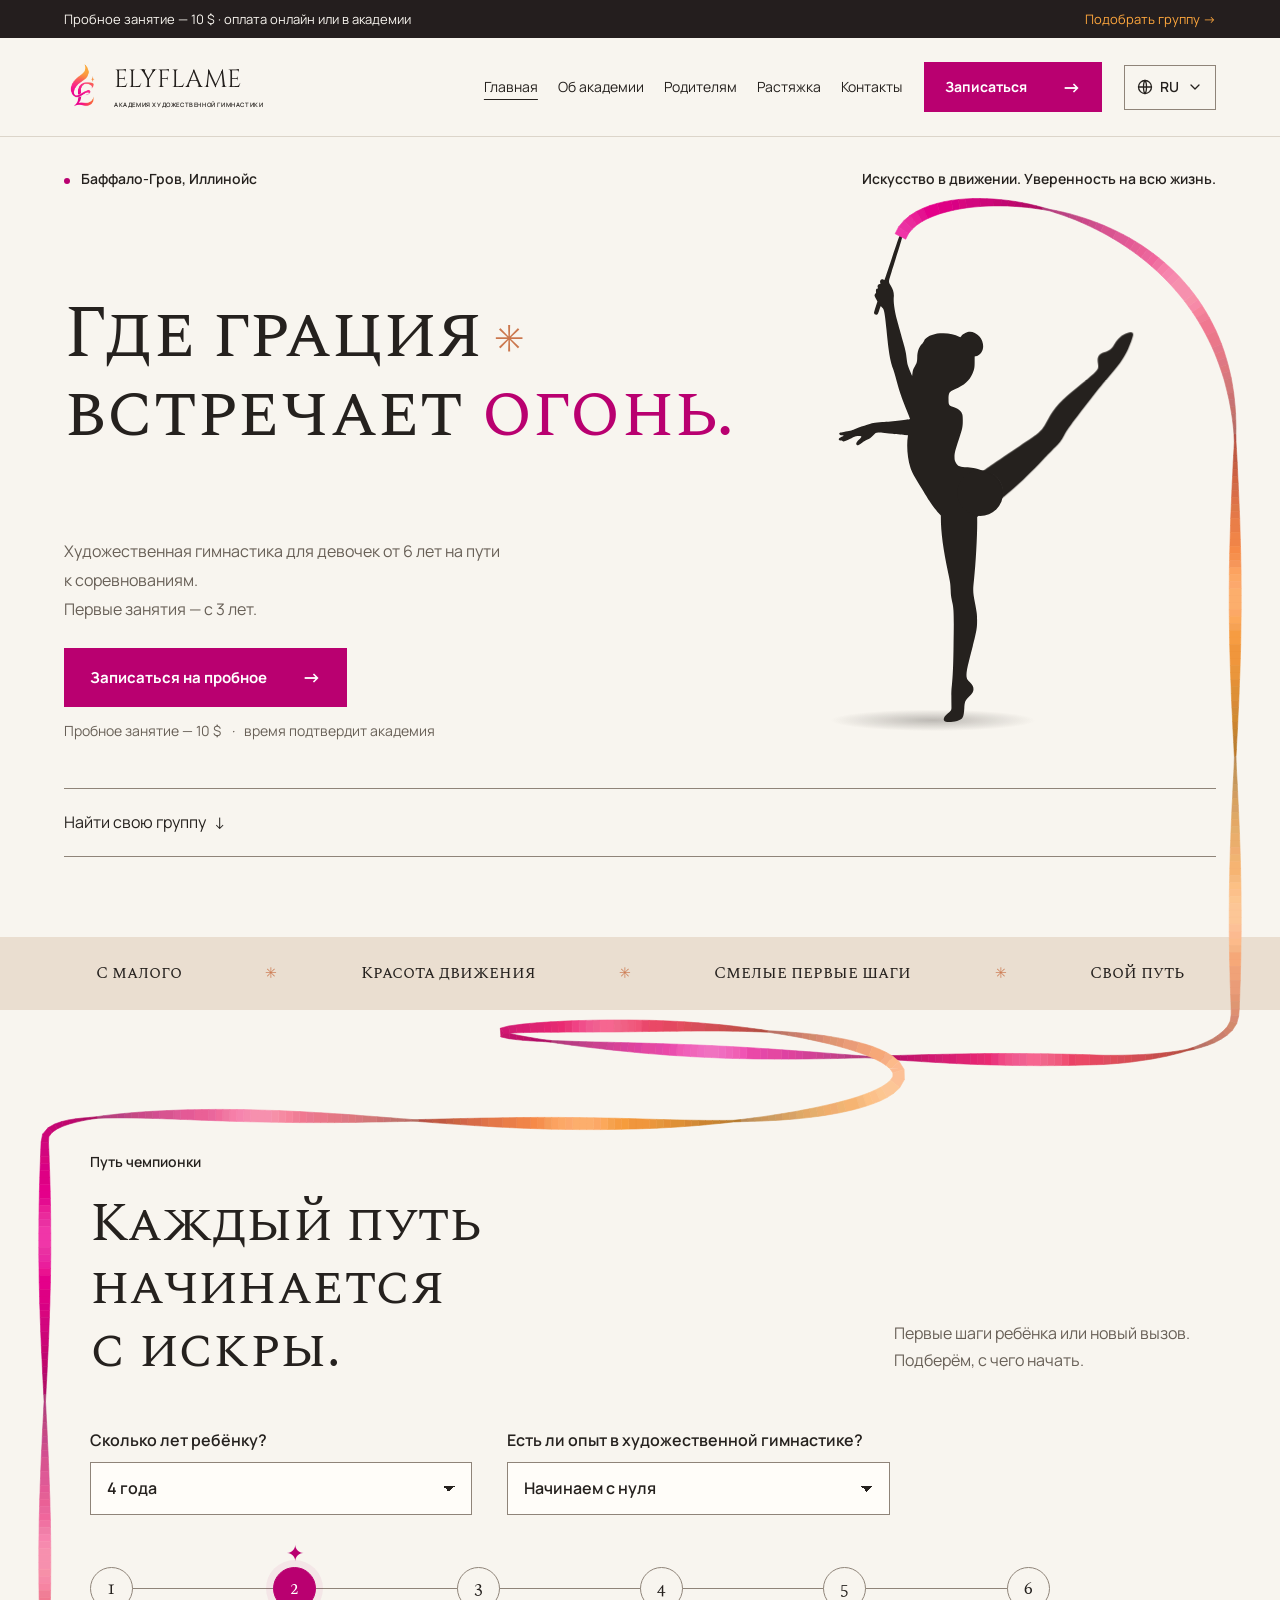
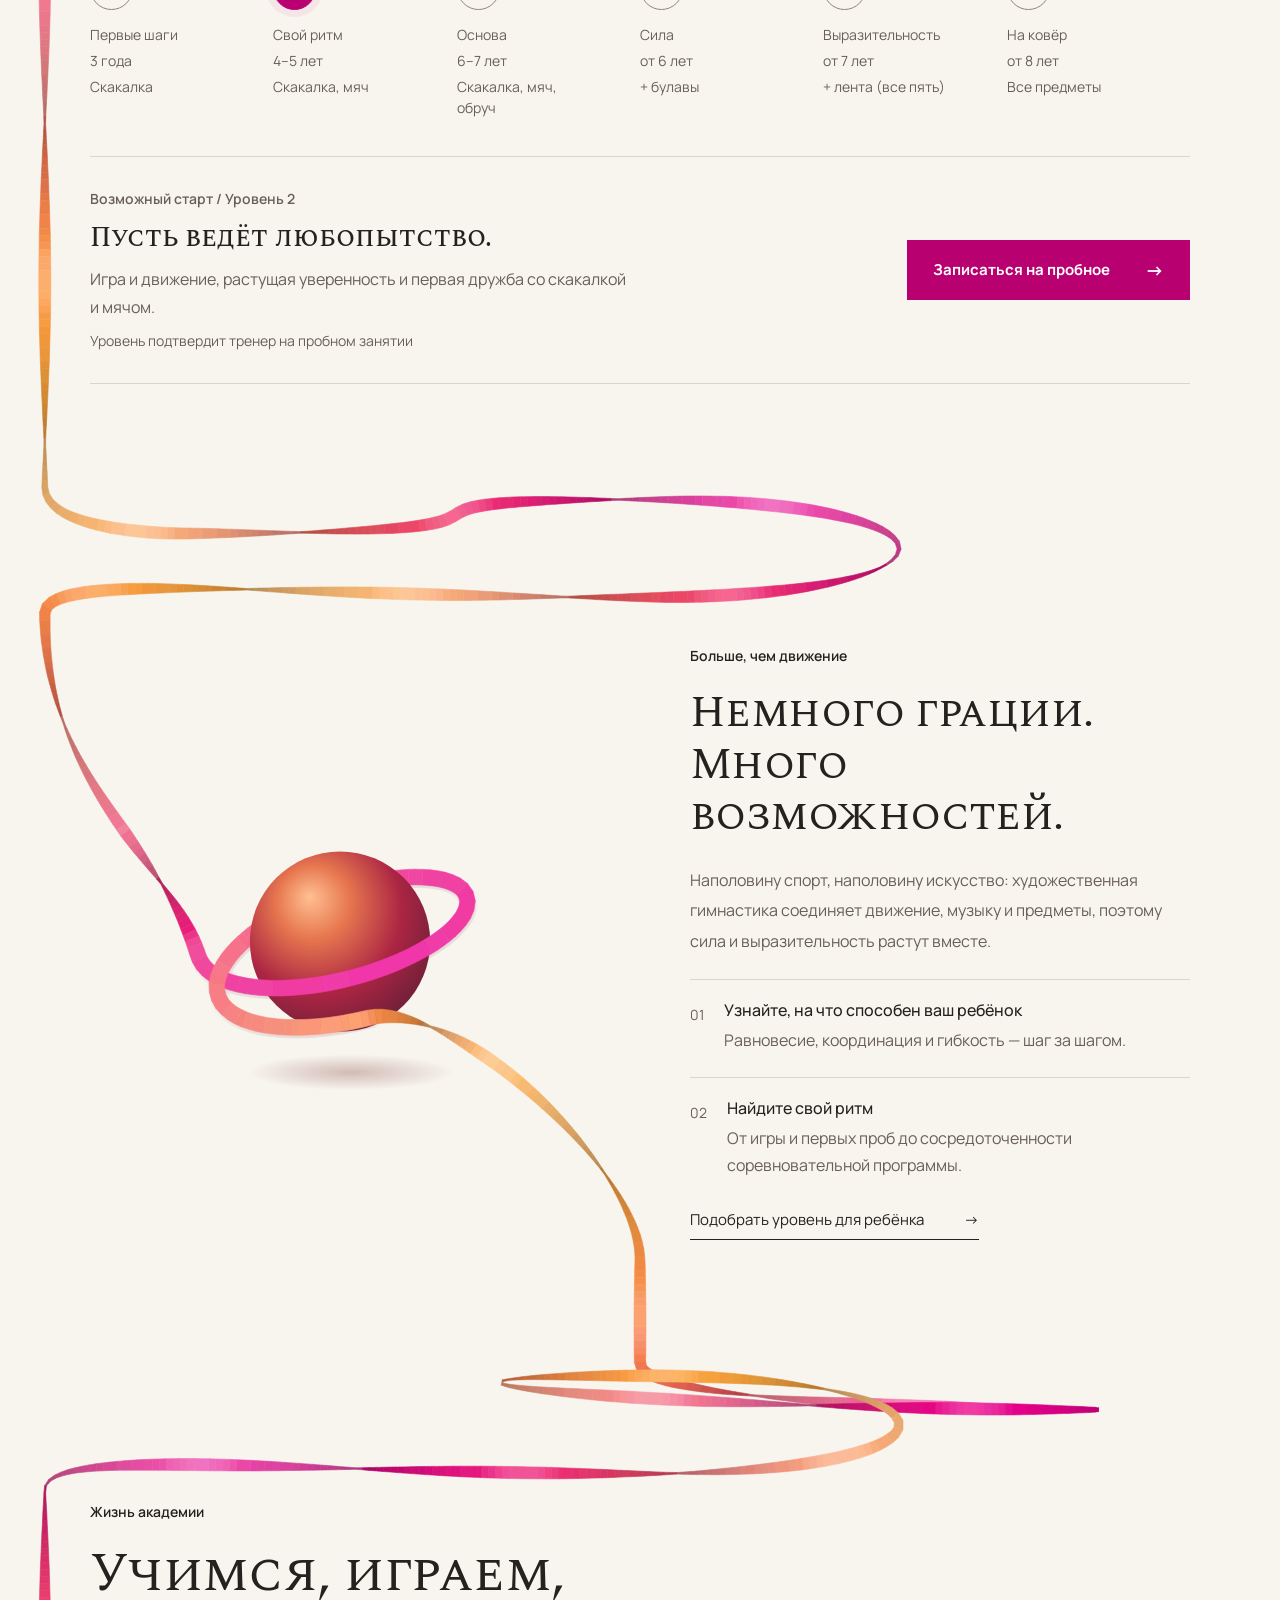
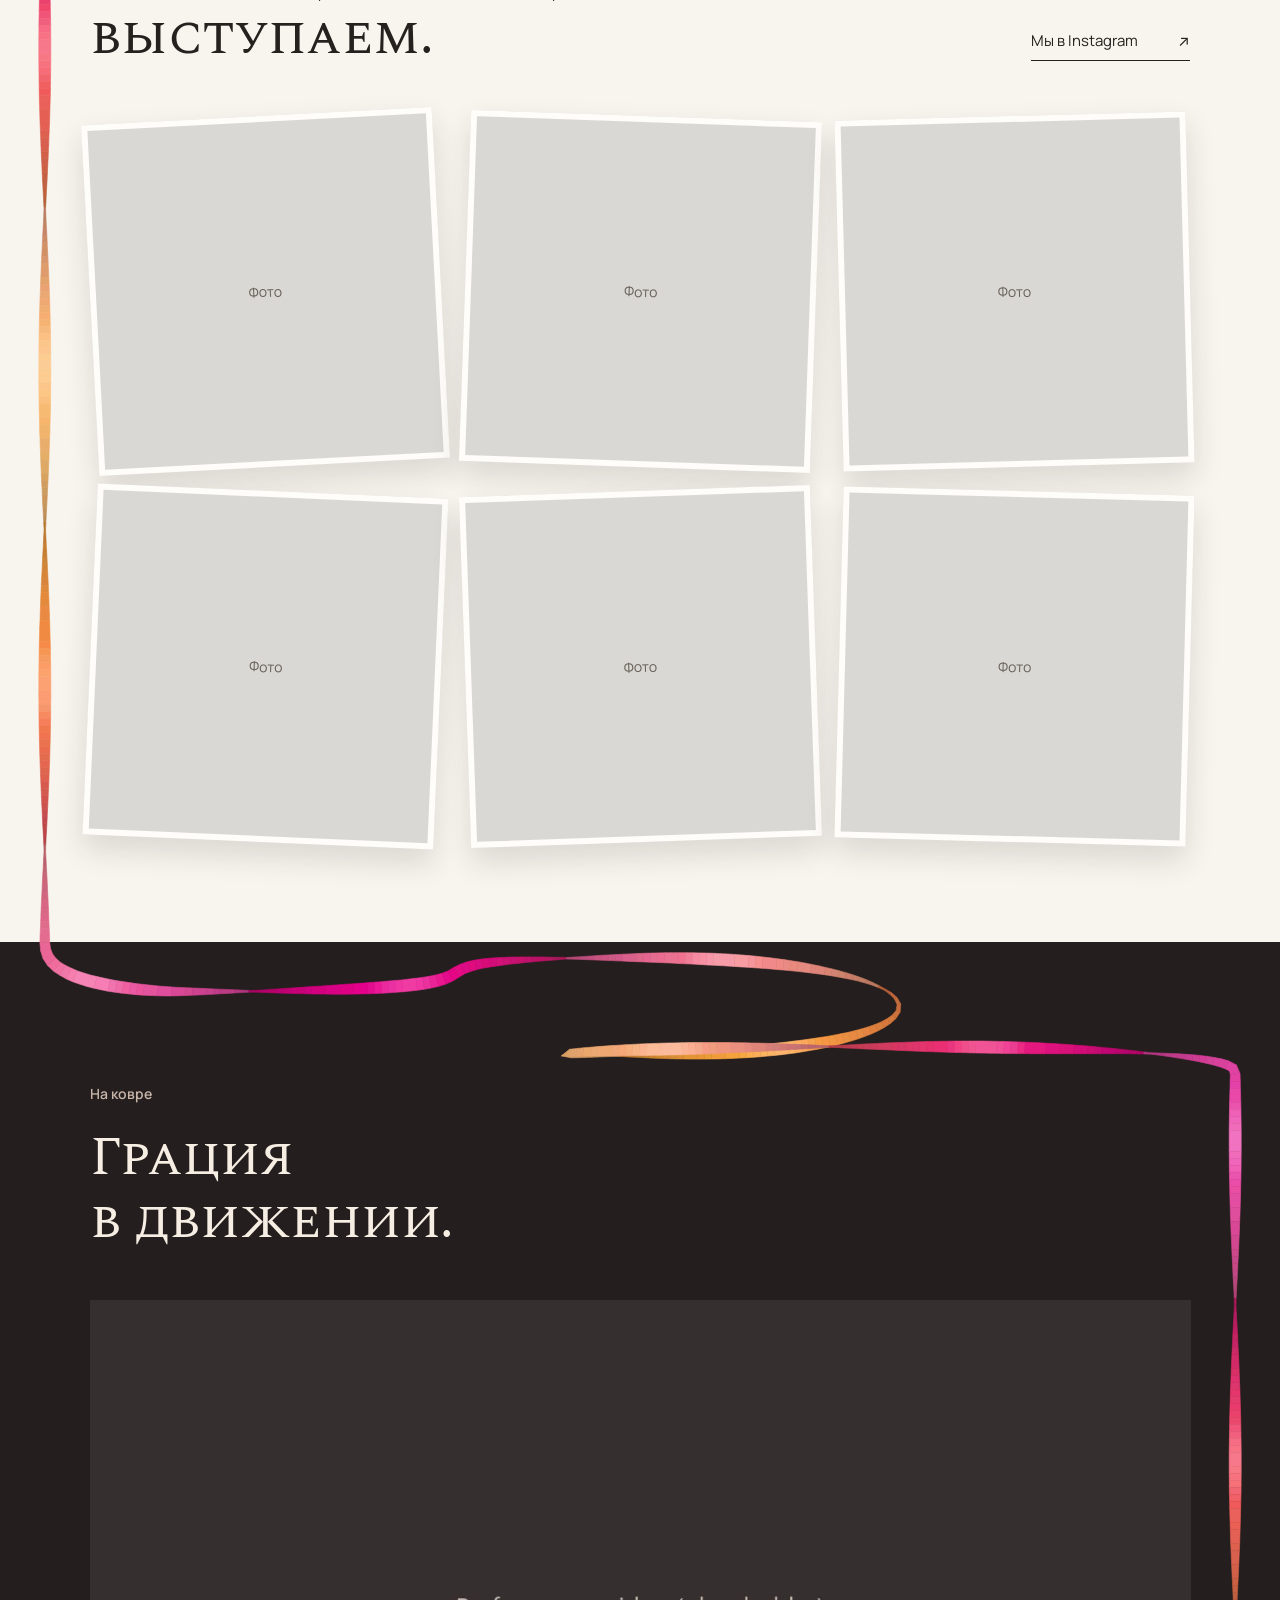
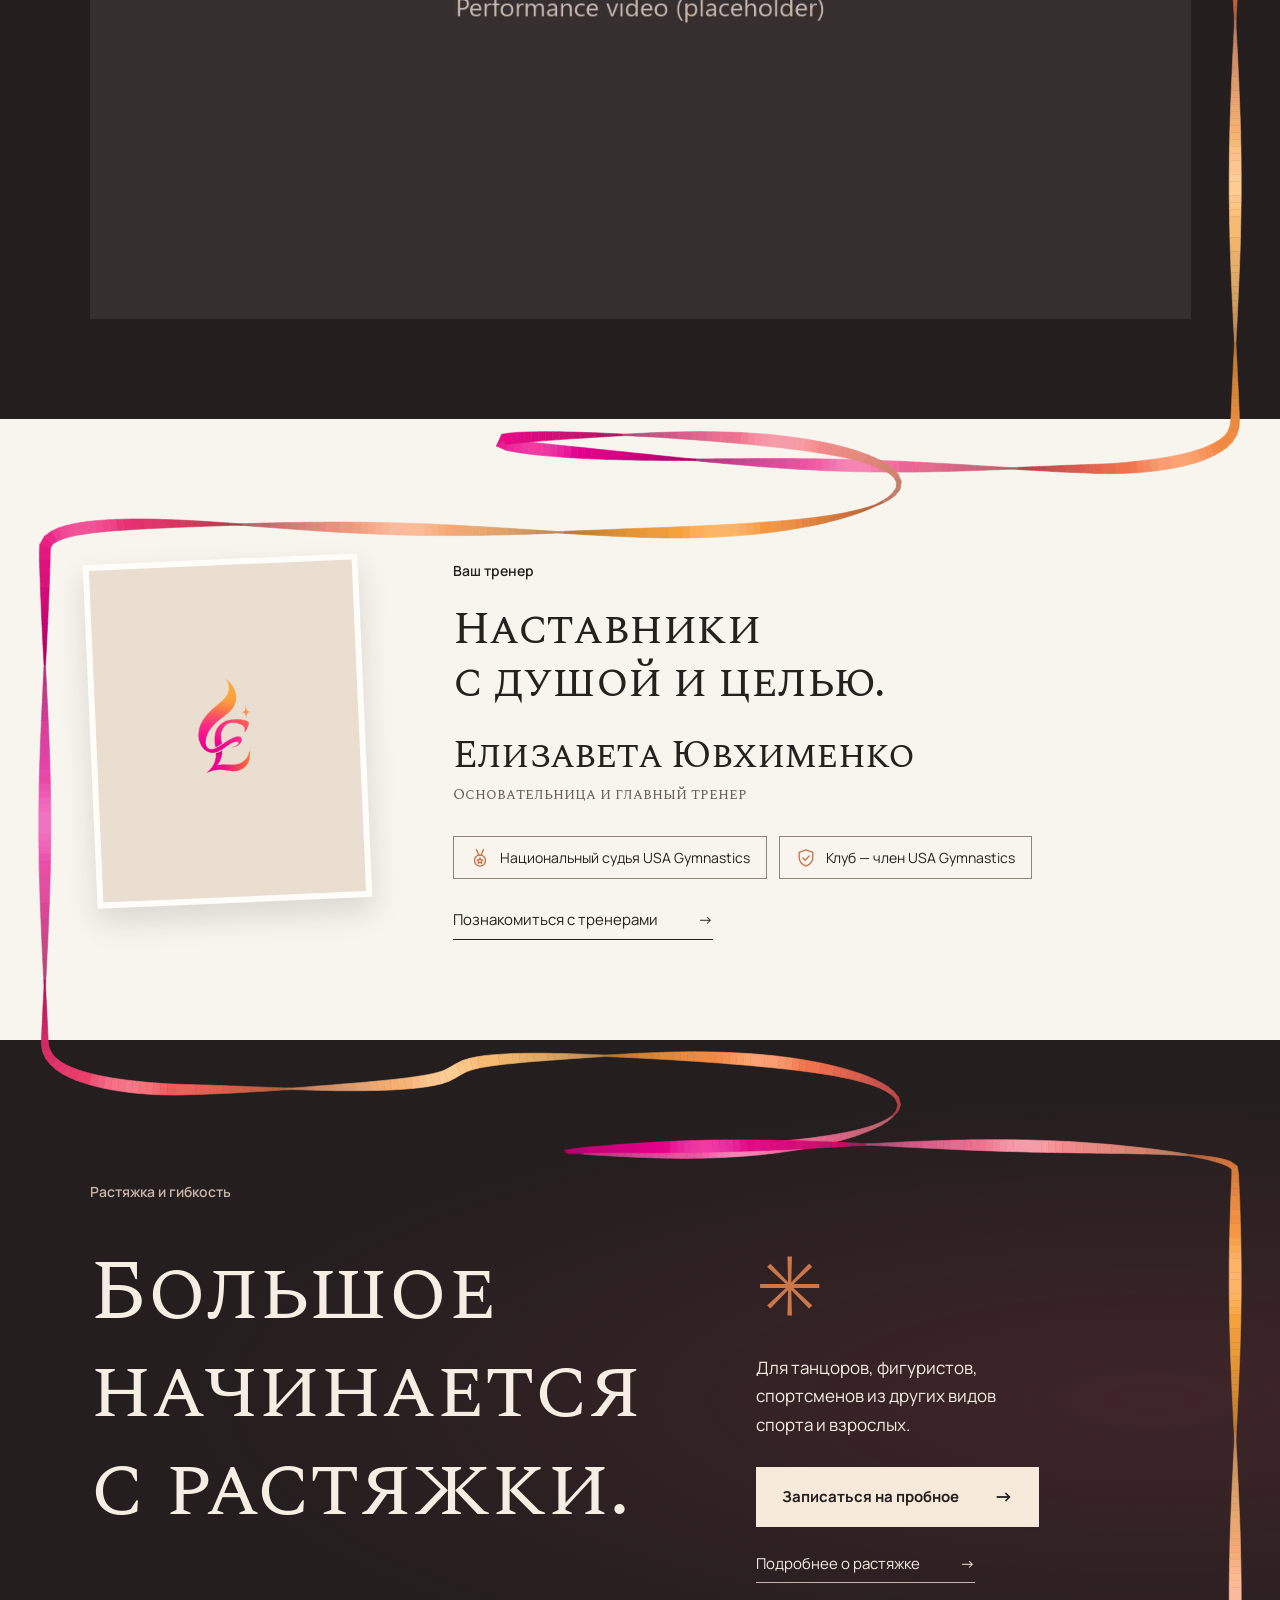
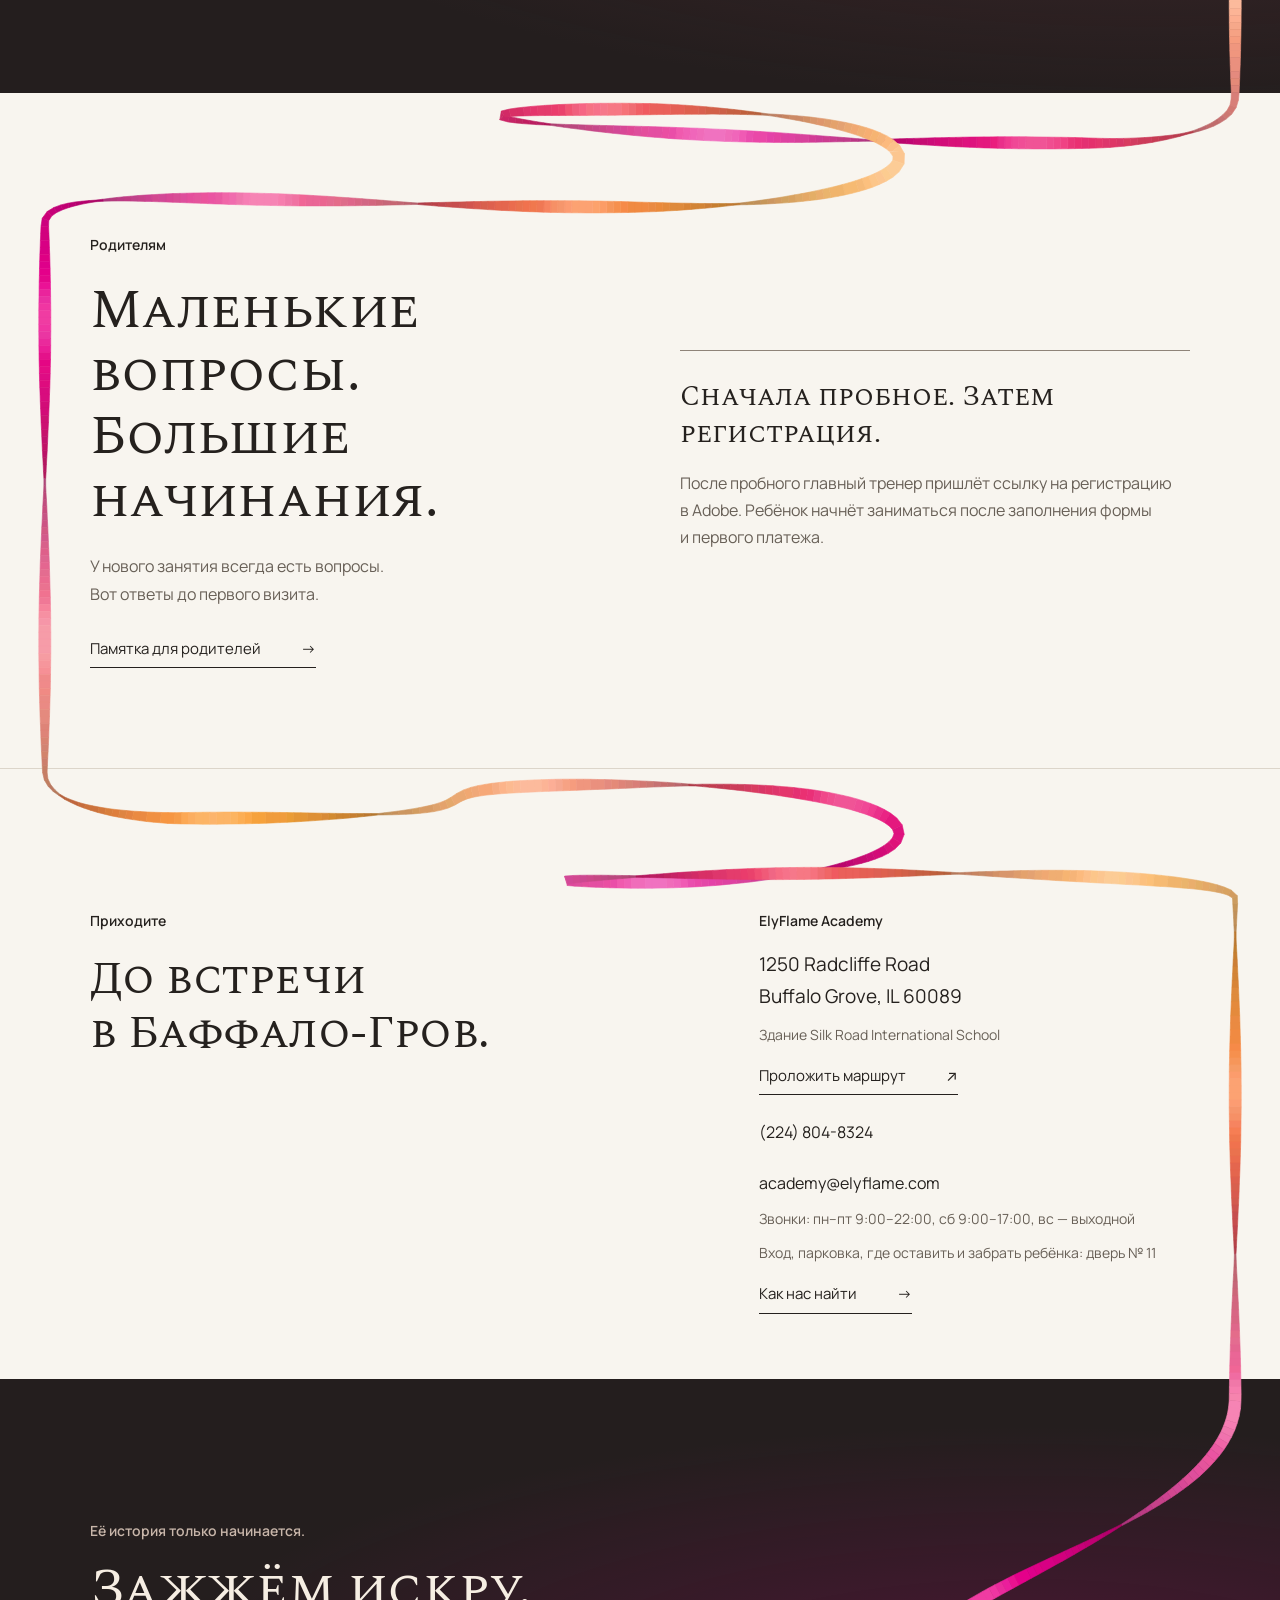
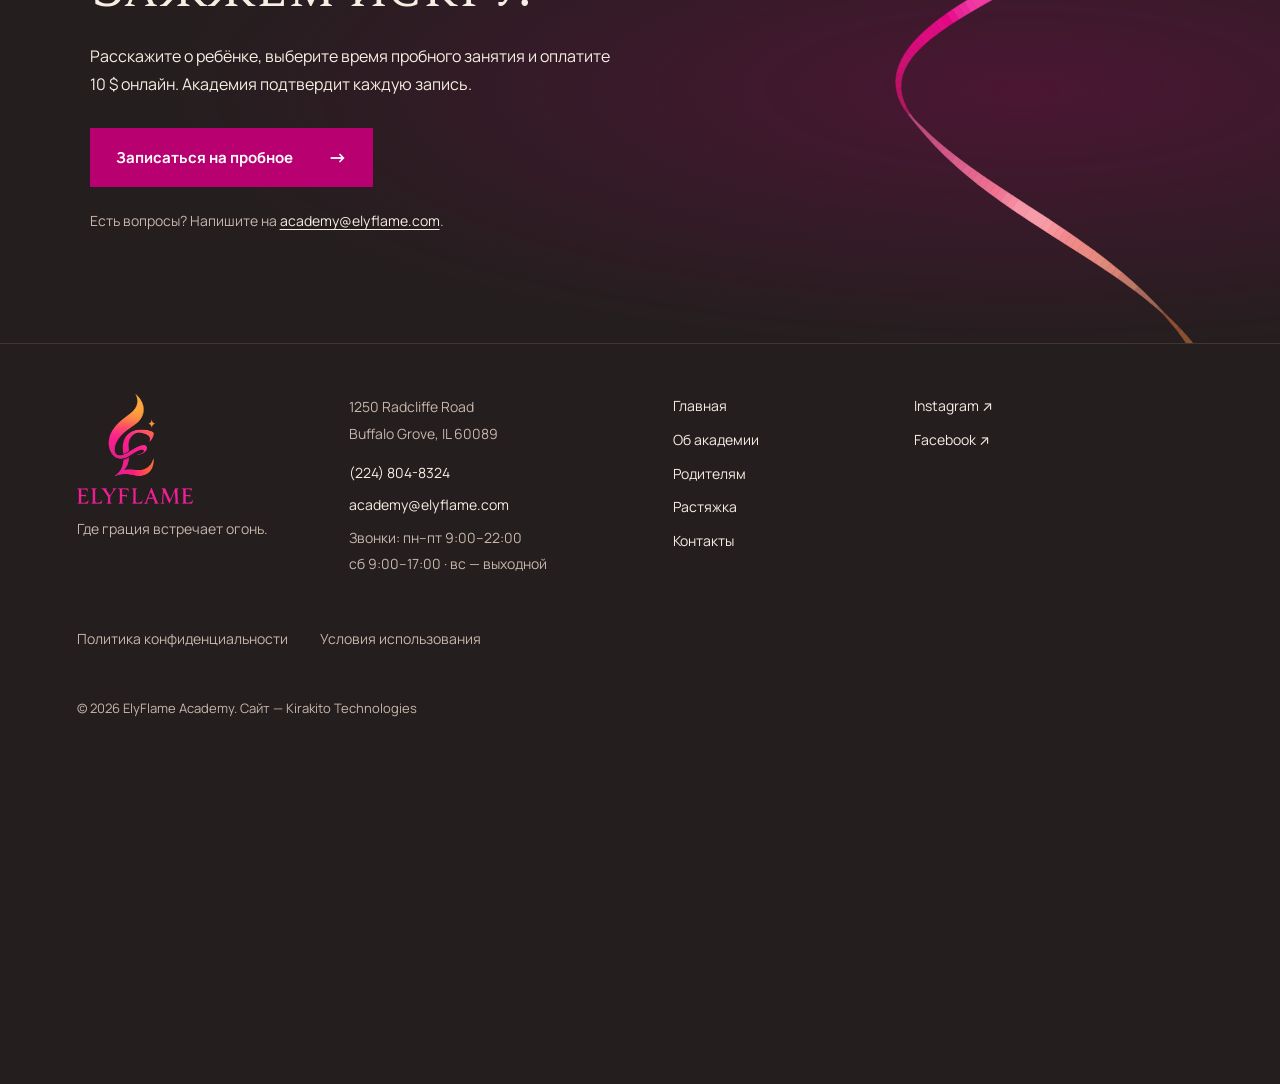
<file: ru/index.html>
<!doctype html>
<!-- Generated by tools/i18n.py. Edit the English source and translation tables. -->
<html lang="ru">
<head>
  <meta charset="UTF-8"><meta name="viewport" content="width=device-width, initial-scale=1">
  <title>ElyFlame — академия художественной гимнастики в&nbsp;Баффало-Гров</title>
  <meta name="description" content="Художественная гимнастика в&nbsp;ElyFlame Academy, Баффало-Гров (Buffalo Grove, Иллинойс). Подберите уровень для ребёнка, узнайте о&nbsp;программах и&nbsp;запишитесь на&nbsp;пробное занятие.">
  <meta name="theme-color" content="#f8f5ef">
  <link rel="canonical" href="https://elyflame.com/ru/">
  <link rel="alternate" hreflang="en" href="https://elyflame.com/"><link rel="alternate" hreflang="ru" href="https://elyflame.com/ru/"><link rel="alternate" hreflang="uk" href="https://elyflame.com/uk/"><link rel="alternate" hreflang="x-default" href="https://elyflame.com/">
  <link rel="icon" href="../assets/brand/Just_Logo__no_background_.png">
  <link rel="preconnect" href="https://fonts.googleapis.com"><link rel="preconnect" href="https://fonts.gstatic.com" crossorigin>
  <link href="https://fonts.googleapis.com/css2?family=Cinzel:wght@400;500;600&family=Spectral+SC:wght@400;500&family=Manrope:wght@400;500;600;700&display=swap" rel="stylesheet">
  <link rel="stylesheet" href="../site.css"><script>(function(d){d.classList.add("js");setTimeout(function(){d.classList.add("play")},2500)})(document.documentElement)</script><script src="site.js" defer></script><script type="module" src="../hero-reveal.js"></script>
</head>
<body>
<a class="skip" href="#main">Перейти к&nbsp;содержанию</a>
<div class="announcement"><span>Пробное занятие&nbsp;— 10&nbsp;$ · оплата онлайн или в&nbsp;академии</span><a href="#journey">Подобрать группу <span aria-hidden="true">→</span></a></div>
<header class="header">
  <a class="brand" href="./" aria-label="ElyFlame Academy, на&nbsp;главную"><img src="../assets/brand/Just_Logo__no_background_.png" width="40" height="47" alt=""><span translate="no"><span>ELYFLAME</span><small>АКАДЕМИЯ ХУДОЖЕСТВЕННОЙ ГИМНАСТИКИ</small></span></a>
  <button class="menu-toggle" aria-expanded="false" aria-controls="navigation" aria-label="Меню"><span class="burger" aria-hidden="true"></span></button>
  <nav id="navigation" aria-label="Основное меню"><a href="#home" aria-current="page">Главная</a><a href="about/">Об академии</a><a href="parents/">Родителям</a><a href="stretching/">Растяжка</a><a href="contact/">Контакты</a><div class="lang-pills" role="group" aria-label="Язык" translate="no"><a href="../" hreflang="en" lang="en">EN</a><a href="./" hreflang="ru" lang="ru" aria-current="page">RU</a><a href="../uk/" hreflang="uk" lang="uk">UA</a></div></nav>
  <a class="button header-cta" href="#trial">Записаться <span aria-hidden="true">→</span></a>
  <details class="lang-menu" translate="no"><summary aria-label="Язык: RU"><svg class="lang-icon" viewBox="0 0 16 16" aria-hidden="true" focusable="false"><circle cx="8" cy="8" r="6.5"/><path d="M1.5 8h13M8 1.5c2 2.2 2 10.8 0 13M8 1.5c-2 2.2-2 10.8 0 13"/></svg>RU<svg class="lang-chevron" viewBox="0 0 16 16" aria-hidden="true" focusable="false"><path d="m4 6 4 4 4-4"/></svg></summary><ul><li><a href="../" hreflang="en" lang="en">English</a></li><li><a href="./" hreflang="ru" lang="ru" aria-current="page">Русский</a></li><li><a href="../uk/" hreflang="uk" lang="uk">Українська</a></li></ul></details>
</header>
<main id="main">
<svg class="page-ribbon" aria-hidden="true" focusable="false" preserveAspectRatio="none" viewBox="0 0 1440 6000">
  <defs><linearGradient id="page-ribbon-gradient"><stop stop-color="#E9008D"/><stop offset="1" stop-color="#FDA63D"/></linearGradient>
  <mask id="ribbon-reveal" maskUnits="userSpaceOnUse" x="0" y="0" width="100%" height="100%"><path class="ribbon-line" pathLength="1000" d="M 0 0"/></mask>
  <radialGradient id="ball-fill" cx=".4" cy=".36" r=".72" fx=".33" fy=".25"><stop stop-color="#ffc092"/><stop offset=".28" stop-color="#e7774f"/><stop offset=".65" stop-color="#ab2543"/><stop offset="1" stop-color="#681f37"/></radialGradient>
  <radialGradient id="ball-shade"><stop stop-color="#732726" stop-opacity=".28"/><stop offset="1" stop-color="#732726" stop-opacity="0"/></radialGradient>
  <filter id="ring-blur" x="-10%" y="-30%" width="120%" height="160%"><feGaussianBlur stdDeviation="3"/></filter></defs>
  <ellipse class="ball-shadow" fill="url(#ball-shade)"/>
  <g mask="url(#ribbon-reveal)"><path class="ring-shadow" filter="url(#ring-blur)"/></g>
  <g class="ribbon-satin" mask="url(#ribbon-reveal)"></g>
  <circle class="ball" fill="url(#ball-fill)"/>
  <g class="ribbon-front" mask="url(#ribbon-reveal)"></g>
</svg>
<section class="hero" id="home" aria-labelledby="hero-title">
  <div class="hero-top"><p class="eyebrow"><span class="dot"></span> Баффало-Гров, Иллинойс</p><p class="eyebrow">Искусство в&nbsp;движении. Уверенность на&nbsp;всю жизнь.</p></div>
  <div class="hero-title"><h1 id="hero-title" aria-label="Где грация встречает огонь."><span data-reveal>Где грация</span><span class="hero-star" aria-hidden="true">✳</span><br><span class="second-line"><span data-reveal>встречает</span> <em data-reveal-accent>огонь.</em></span></h1></div>
  <div class="hero-photo" role="img" aria-label="Иллюстрация: юная гимнастка с&nbsp;лентой">
    <div class="gymnast-art">
      <!-- Traced from assets/gymnast/sheet-2.jpg. The free leg rotates around the hip (535,965) like a ball joint:
           the body keeps a disc of radius 85 around the hip, the leg is masked to end in a concave arc of 82 (a small overlap, so no hairline shows), and the disc is filled so no gap opens under it. -->
      <svg class="gymnast" viewBox="0 0 1113 1825" aria-hidden="true" focusable="false">
        <defs>
          <path id="gymnast-shape" d="M 235.856 11.021 C 234.792 11.642, 224.770 40.453, 207.431 92.740 C 192.701 137.158, 180.316 173.890, 179.909 174.366 C 179.502 174.842, 178.130 174.504, 176.862 173.616 C 172.417 170.502, 166.735 171.678, 164.400 176.194 C 162.978 178.943, 163.035 181.543, 164.642 187.250 C 165.022 188.598, 164.530 189, 162.502 189 C 157.023 189, 152.930 194.752, 154.507 200.234 C 154.865 201.480, 155.378 203.287, 155.647 204.250 C 155.998 205.510, 155.556 206, 154.067 206 C 149.665 206, 147.696 209.630, 148.264 216.700 C 148.667 221.715, 148.464 223.268, 147.354 223.694 C 145.625 224.358, 142.994 229.213, 143.015 231.700 C 143.024 232.690, 145.421 238.187, 148.344 243.916 L 153.656 254.331 147.340 273.916 C 143.867 284.687, 141.019 294.720, 141.012 296.211 C 140.989 301.382, 147.774 305.164, 152.799 302.781 C 155.120 301.680, 156.189 299.461, 160.400 287 C 163.095 279.025, 165.465 272.304, 165.668 272.065 C 166.371 271.235, 174.179 279.518, 175.980 283.006 C 179.395 289.616, 182.744 312.260, 187.516 361 C 195.416 441.699, 200.096 469.788, 211.009 502 C 214.829 513.275, 220.419 531.748, 223.431 543.051 C 235.440 588.116, 242.628 609.354, 262.093 657.277 C 269.192 674.754, 275 689.420, 275 689.868 C 275 691.470, 207.219 699.053, 171.500 701.447 C 159.400 702.257, 144.735 703.841, 138.912 704.965 C 127.366 707.195, 84.274 721.286, 68.591 727.961 C 58.280 732.350, 49.617 734.542, 29 737.980 C 13.718 740.528, 12 741.182, 12 744.456 C 12 747.849, 15.586 749.999, 22.423 750.704 C 25.490 751.021, 28 751.580, 28 751.947 C 28 752.314, 24.795 754.163, 20.877 756.057 C 14.415 759.181, 10 762.866, 10 765.135 C 10 767.554, 14.213 770, 18.378 770 C 21.049 770, 23.240 770.585, 24 771.500 C 26.816 774.893, 31.481 773.464, 57.500 761.237 C 70.998 754.894, 73.312 754.123, 80.603 753.538 C 96.904 752.231, 97.854 754.699, 85.567 766.441 C 74.536 776.983, 72.213 783.578, 78.199 787.353 C 80.562 788.844, 84.795 786.693, 96.835 777.884 C 102.701 773.592, 110.842 768.675, 114.926 766.957 C 124.777 762.813, 127.846 760.618, 138.518 750.081 C 150.032 738.712, 148.655 738.961, 180.986 742.414 C 226.260 747.250, 242.252 748.792, 254.856 749.538 L 267.212 750.270 266.586 754.188 C 261.171 788.049, 265.142 836.926, 276.002 870.095 C 281.589 887.159, 286.940 897.139, 315.095 943 C 329.107 965.825, 342.805 988.229, 345.536 992.787 C 352.166 1003.855, 369.829 1027.254, 380.419 1039 L 388.985 1048.500 388.992 1056.639 C 389.043 1109.693, 397.716 1174.645, 416.440 1262.191 C 424.174 1298.354, 424.667 1301.835, 425.448 1325.832 C 426.043 1344.087, 426.653 1348.414, 432.387 1375 C 437.322 1397.880, 437.928 1426.371, 435.960 1543 C 434.832 1609.878, 433.249 1644.968, 429.894 1677.500 C 427.747 1698.318, 427.671 1702.285, 428.341 1758.500 C 428.479 1770.080, 427.576 1771.722, 415.317 1782.208 C 401.643 1793.904, 397.276 1802.043, 400.971 1808.945 C 404.618 1815.761, 426.024 1816.413, 448.973 1810.408 C 470.384 1804.805, 474.020 1798.618, 475.974 1764.464 C 477.467 1738.371, 479.006 1734.692, 494.991 1719 C 506.893 1707.315, 510 1701.726, 510 1692 C 510 1682.690, 506.908 1676.985, 495.930 1666.038 C 488.250 1658.380, 486.919 1656.529, 485.444 1651.454 C 482.244 1640.448, 484.652 1621.037, 493.377 1587.500 C 522.356 1476.107, 523.461 1470.602, 523.485 1437.500 C 523.502 1414.824, 523.058 1411.212, 515.313 1371 C 507.964 1332.843, 507.674 1325.667, 511.923 1287 C 518.662 1225.676, 524.469 1118.926, 523.916 1066.510 L 523.779 1053.520 528.139 1050.200 C 534.165 1045.613, 545.519 1034.288, 548.730 1029.662 C 550.624 1026.934, 553.659 1024.686, 559.228 1021.885 C 606.276 998.230, 686.170 929.141, 768.979 840.500 C 782.338 826.200, 801.420 806.400, 811.384 796.500 C 830.982 777.027, 835.680 770.930, 846.441 751 C 860.367 725.209, 869.706 712.394, 947.370 612.500 C 971.936 580.902, 985.480 564.269, 1003.836 543.157 C 1048.993 491.218, 1064.835 469.394, 1080.529 437.500 C 1089.881 418.494, 1102.339 384.252, 1102.439 377.278 C 1102.567 368.389, 1095.241 366.001, 1081.528 370.462 C 1060.514 377.298, 1045.652 390.306, 1031.786 414 C 1022.728 429.477, 1014.688 435.728, 995.906 441.894 C 974.747 448.841, 968.253 459.158, 971.425 480.786 C 973.506 494.982, 973.414 499.269, 970.919 504.158 C 966.265 513.282, 944.827 532.676, 897 571.032 C 835.298 620.515, 809.184 648.799, 787.381 689.762 C 772.546 717.633, 766.016 727.090, 753.385 739 C 742.602 749.166, 734.424 754.882, 654 808.462 C 612.475 836.126, 571.141 864.240, 562.146 870.937 L 545.792 883.114 537.146 879.613 C 522.365 873.629, 510.508 871.143, 488.843 869.486 C 458.478 867.165, 454.404 865.925, 447.529 856.910 C 441.243 848.667, 439.604 843.143, 439.692 830.500 C 439.788 816.722, 442.175 807.193, 455.972 765.500 C 468.959 726.256, 470.342 719.658, 470.431 696.500 C 470.510 675.919, 469.650 672.026, 462.959 662.682 C 457.423 654.951, 449.556 650.026, 435.605 645.555 C 418.482 640.068, 417.487 638.498, 417.522 617 C 417.561 592.331, 419.716 588.906, 441 579.693 C 476.261 564.429, 495.101 547.581, 506.613 521.015 C 513.316 505.546, 514.363 499.767, 514.435 477.814 L 514.500 458.129 517.500 457.555 C 548.366 451.655, 556.019 410.482, 531.350 383.045 C 522.175 372.840, 508.561 366, 497.424 366 C 486.796 366, 471.068 373.491, 465.759 381.082 C 461.333 387.410, 461.718 387.259, 456.886 384.578 C 438.857 374.578, 413.641 370.154, 385.746 372.098 C 357.374 374.076, 332.563 386.189, 326.126 401.206 C 325.093 403.616, 321.711 408.494, 318.610 412.044 C 306.883 425.474, 302.146 439.321, 301.405 462.334 C 300.866 479.110, 300.006 482.293, 292.807 494.157 C 286.760 504.123, 285.138 508.793, 283.679 520.425 L 282.434 530.351 275.279 513.425 C 266.435 492.505, 264.360 485.151, 262.459 468 C 259.785 443.868, 258.395 437.339, 248.516 402.500 C 244.460 388.200, 238.886 368.175, 236.127 358 C 233.369 347.825, 229.566 333.875, 227.677 327 C 217.502 289.974, 212.373 254.786, 214.449 236.236 C 215.807 224.090, 211.895 209.811, 203.425 196 C 194.131 180.846, 194.012 182.886, 206.480 143.500 C 209.440 134.150, 216.654 110.975, 222.512 92 C 228.369 73.025, 236.050 48.275, 239.581 37 C 243.111 25.725, 245.999 15.938, 245.999 15.250 C 246.001 11.483, 239.621 8.823, 235.856 11.021 M 312 590.800 C 312 591.762, 336.011 632, 336.584 632 C 340.360 632, 345.681 595.319, 342.387 591.997 C 341.390 590.991, 312 589.834, 312 590.800"/>
          <radialGradient id="gymnast-floor"><stop class="floor-center"/><stop offset="1" class="floor-edge"/></radialGradient>
          <clipPath id="gymnast-body-clip"><polygon points="0,0 565,0 565,845 545,880 555,1050 600,1200 600,1825 0,1825"/><circle cx="535" cy="965" r="85"/></clipPath>
          <mask id="gymnast-leg-mask" maskUnits="userSpaceOnUse" x="-400" y="-400" width="1900" height="2600"><polygon fill="#fff" points="565,0 1113,0 1113,1825 600,1825 597,1200 552,1050 542,880 562,845"/><circle fill="#000" cx="535" cy="965" r="82"/></mask>
        </defs>
        <ellipse class="gymnast-floor" cx="360" cy="1808" rx="380" ry="40"/>
        <use href="#gymnast-shape" clip-path="url(#gymnast-body-clip)"/>
        <circle cx="535" cy="965" r="85"/>
        <g class="gymnast-leg"><use href="#gymnast-shape" mask="url(#gymnast-leg-mask)"/></g>
      </svg>
      <span class="ribbon-anchor" aria-hidden="true"></span>
    </div>
  </div>
  <div class="hero-bottom"><div class="hero-copy"><p>Художественная гимнастика для девочек от&nbsp;6&nbsp;лет на&nbsp;пути к&nbsp;соревнованиям.<br>Первые занятия&nbsp;— с&nbsp;3&nbsp;лет.</p><a class="button" href="#trial">Записаться на&nbsp;пробное <span aria-hidden="true">→</span></a><span class="trial-note">Пробное занятие&nbsp;— 10&nbsp;$ <i>·</i> время подтвердит академия</span></div></div>
  <nav class="scroll-cue page-index" aria-label="На этой странице"><a href="#journey"><span>Найти свою группу</span></a></nav>
</section>
<div class="values-strip" aria-label="Наш подход"><span>С&nbsp;малого</span><b>✳</b><span>Красота движения</span><b>✳</b><span>Смелые первые шаги</span><b>✳</b><span>Свой путь</span></div>
<section class="section journey" id="journey">
 <div class="section-heading"><p class="eyebrow">Путь чемпионки</p><h2>Каждый путь<br>начинается <em>с&nbsp;искры.</em></h2><p>Первые шаги ребёнка или новый вызов.<br>Подберём, с&nbsp;чего начать.</p></div>
 <div class="finder"><div class="finder-controls"><label for="age">Сколько лет ребёнку?<select id="age"><option value="3">3&nbsp;года</option><option value="4" selected>4&nbsp;года</option><option value="5">5&nbsp;лет</option><option value="6">6&nbsp;лет</option><option value="7">7&nbsp;лет</option><option value="8">8&nbsp;лет</option><option value="9">9&nbsp;лет</option><option value="10">10&nbsp;лет и&nbsp;старше</option></select></label><label for="experience">Есть&nbsp;ли опыт в&nbsp;художественной гимнастике?<select id="experience"><option value="none">Начинаем с&nbsp;нуля</option><option value="some">Есть любительский опыт</option><option value="competitive">Выступали на&nbsp;соревнованиях</option></select></label></div>
 <div class="path" aria-label="Шесть уровней роста"></div>
 <div class="finder-result" aria-live="polite"><div><p class="eyebrow" id="match-label">Возможный старт / Уровень&nbsp;2</p><h3 id="match-title">Пусть ведёт любопытство.</h3><p id="match-copy">Игра и&nbsp;движение, растущая уверенность и&nbsp;первая дружба со&nbsp;скакалкой и&nbsp;мячом.</p><p id="experience-note" hidden>Хорошее начало. Тренер посмотрит, готов&nbsp;ли ребёнок к&nbsp;следующему шагу.</p><small>Уровень подтвердит тренер на&nbsp;пробном занятии</small></div><a class="button" href="#trial" id="match-cta">Записаться на&nbsp;пробное <span aria-hidden="true">→</span></a></div></div>
</section>
<section class="about section" id="about"><div class="about-art"></div><div class="about-copy"><p class="eyebrow">Больше, чем движение</p><h2>Немного грации.<br>Много <em>возможностей.</em></h2><p>Наполовину спорт, наполовину искусство: художественная гимнастика соединяет движение, музыку и&nbsp;предметы, поэтому сила и&nbsp;выразительность растут вместе.</p><div class="about-point"><span>01</span><div><h3>Узнайте, на&nbsp;что способен ваш ребёнок</h3><p>Равновесие, координация и&nbsp;гибкость&nbsp;— шаг за&nbsp;шагом.</p></div></div><div class="about-point"><span>02</span><div><h3>Найдите свой ритм</h3><p>От&nbsp;игры и&nbsp;первых проб до&nbsp;сосредоточенности соревновательной программы.</p></div></div><a class="text-link" href="#journey">Подобрать уровень для ребёнка <span aria-hidden="true">→</span></a></div></section>
<section class="section gallery" id="gallery" data-requires-content>
 <div class="section-heading"><p class="eyebrow">Жизнь академии</p><h2>Учимся, играем,<br><em>выступаем.</em></h2><a class="text-link" href="https://www.instagram.com/elyflamerg_yuvkhimenko" target="_blank" rel="noopener">Мы в&nbsp;Instagram <span aria-hidden="true">↗</span></a></div>
 <ul class="gallery-grid" aria-label="Фото с&nbsp;занятий и&nbsp;выступлений">
  <li><div class="photo-slot" role="img" aria-label="Место для фото">Фото</div></li>
  <li><div class="photo-slot" role="img" aria-label="Место для фото">Фото</div></li>
  <li><div class="photo-slot" role="img" aria-label="Место для фото">Фото</div></li>
  <li><div class="photo-slot" role="img" aria-label="Место для фото">Фото</div></li>
  <li><div class="photo-slot" role="img" aria-label="Место для фото">Фото</div></li>
  <li><div class="photo-slot" role="img" aria-label="Место для фото">Фото</div></li>
 </ul>
</section>
<section class="section video-section" id="video" data-requires-content>
 <p class="eyebrow">На&nbsp;ковре</p><h2>Грация<br><em>в&nbsp;движении.</em></h2>
 <video class="video-loop" autoplay muted loop playsinline preload="auto" poster="../assets/video/performance-poster.jpg" width="1280" height="720" aria-hidden="true">
  <source src="../assets/video/performance.webm" type="video/webm">
  <source src="../assets/video/performance.mp4" type="video/mp4">
 </video>
</section>
<section class="section coaches coaches-preview" id="coaches" data-requires-content>
 <div class="founder">
  <div class="founder-head"><p class="eyebrow">Ваш тренер</p><h2>Наставники<br><em>с&nbsp;душой и&nbsp;целью.</em></h2></div>
  <div class="founder-photo is-empty" role="img" aria-label="Место для портрета основательницы"></div>
  <div class="founder-body">
   <h3 class="founder-name">Елизавета Ювхименко</h3>
   <p class="founder-role">Основательница и&nbsp;главный тренер</p>
   <ul class="badges" aria-label="Квалификация"><li><svg viewBox="0 0 20 20" aria-hidden="true" focusable="false"><path d="M6.5 1.5 9 7.5M13.5 1.5 11 7.5"/><circle cx="10" cy="12.5" r="5.5"/><path d="m10 10 .9 1.7 1.9.3-1.4 1.3.3 1.9-1.7-.9-1.7.9.3-1.9-1.4-1.3 1.9-.3z"/></svg>Национальный судья USA Gymnastics</li><li><svg viewBox="0 0 20 20" aria-hidden="true" focusable="false"><path d="M10 1.8 16.8 4.3v4.9c0 4.3-2.9 7.4-6.8 9-3.9-1.6-6.8-4.7-6.8-9V4.3z"/><path d="m6.9 10 2.2 2.2 4.1-4.3"/></svg>Клуб&nbsp;— член USA Gymnastics</li></ul>
   <a class="text-link" href="about/#coaches">Познакомиться с&nbsp;тренерами <span aria-hidden="true">→</span></a>
  </div>
 </div>
</section>
<section class="stage section" id="stretching"><p class="eyebrow">Растяжка и&nbsp;гибкость</p><div class="stage-main"><h2>Большое<br>начинается<br><em>с&nbsp;растяжки.</em></h2><div><span class="stage-symbol" aria-hidden="true">✳</span><p>Для танцоров, фигуристов, спортсменов из&nbsp;других видов спорта и&nbsp;взрослых.</p><a class="button button-light" href="#trial" data-program="Stretching & Flexibility">Записаться на&nbsp;пробное <span aria-hidden="true">→</span></a><a class="text-link preview-link" href="stretching/">Подробнее о&nbsp;растяжке <span aria-hidden="true">→</span></a></div></div></section>
<section class="section parents" id="parents"><div><p class="eyebrow">Родителям</p><h2>Маленькие вопросы.<br><em>Большие начинания.</em></h2><p>У&nbsp;нового занятия всегда есть вопросы.<br>Вот ответы до&nbsp;первого визита.</p><a class="text-link" href="parents/">Памятка для родителей <span aria-hidden="true">→</span></a></div><div class="parent-preview"><h3>Сначала пробное. Затем регистрация.</h3><p>После пробного главный тренер пришлёт ссылку на&nbsp;регистрацию в&nbsp;Adobe. Ребёнок начнёт заниматься после заполнения формы и&nbsp;первого платежа.</p></div></section>
<section class="contact section" id="contact"><div><p class="eyebrow">Приходите</p><h2>До встречи<br><em>в&nbsp;Баффало-Гров.</em></h2></div><div class="contact-info"><p class="eyebrow">ElyFlame Academy</p><p class="address" translate="no">1250 Radcliffe Road<br>Buffalo Grove, IL 60089</p><p class="visit-note">Здание Silk Road International School</p><a class="text-link" href="https://www.google.com/maps/search/?api=1&query=1250+Radcliffe+Rd+Buffalo+Grove+IL+60089" target="_blank" rel="noopener">Проложить маршрут <span aria-hidden="true">↗</span></a><a class="email" href="tel:+12248048324">(224) 804-8324</a><a class="email" href="mailto:academy@elyflame.com">academy@elyflame.com</a><p class="visit-note">Звонки: пн–пт 9:00–22:00, сб 9:00–17:00, вс&nbsp;— выходной</p><p class="visit-note">Вход, парковка, где оставить и&nbsp;забрать ребёнка: дверь №&nbsp;11</p><a class="text-link preview-link" href="contact/">Как нас найти <span aria-hidden="true">→</span></a></div></section>
<section class="closing" id="closing"><p class="eyebrow">Её история только начинается.</p><h2>Зажжём <em>искру.</em></h2><p>Расскажите о&nbsp;ребёнке, выберите время пробного занятия и&nbsp;оплатите 10&nbsp;$ онлайн. Академия подтвердит каждую запись.</p><a class="button" href="#trial">Записаться на&nbsp;пробное <span aria-hidden="true">→</span></a><p class="closing-note">Есть вопросы? Напишите на&nbsp;<a href="mailto:academy@elyflame.com">academy@elyflame.com</a>.</p></section>
<section id="trial" class="section trial-section">
 <div><p class="eyebrow">Первый шаг / Пробное занятие за&nbsp;10&nbsp;$</p><h2>Всё начинается<br><em>здесь.</em></h2><p>Расскажите о&nbsp;ребёнке, выберите время пробного занятия и&nbsp;оплатите 10&nbsp;$ онлайн. Академия подтвердит каждую запись.</p><a class="button enhanced-trial" href="#trial" hidden>Записаться на&nbsp;пробное <span aria-hidden="true">→</span></a></div>
 <div id="booking-home">
  <div id="booking-panel">
   <div id="booking-entry">
    <h2 id="booking-title">Запись на&nbsp;пробное занятие</h2><p class="prototype-note">Прототип: ничего не&nbsp;отправляется, не&nbsp;оплачивается и&nbsp;не&nbsp;бронируется. Время указано для примера.</p>
    <form id="trial-form" method="post" action="/api/trial">
     <div class="error-summary" id="error-summary" tabindex="-1" aria-labelledby="error-title" hidden><h3 id="error-title">Не&nbsp;все поля заполнены верно</h3><ul></ul></div>
     <div class="field"><label for="child-name">Имя ребёнка</label><input id="child-name" name="childName" required minlength="2" maxlength="50" autocomplete="off"><p class="field-error" id="child-name-error" hidden></p></div>
     <div class="field"><label for="trial-age">Возраст ребёнка</label><input id="trial-age" name="age" type="number" min="3" max="99" step="1" required inputmode="numeric"><p class="field-error" id="trial-age-error" hidden></p></div>
     <div class="field"><label for="trial-experience">Опыт в&nbsp;художественной гимнастике</label><select id="trial-experience" name="experience" required><option value="none">Нет</option><option value="some">Любительский</option><option value="competitive">Соревновательный</option></select><p class="field-error" id="trial-experience-error" hidden></p></div>
     <div class="field"><label for="program">Программа</label><select id="program" name="program" required><option value="Recreational">Любительская</option><option value="Competitive">Соревновательная</option><option value="Stretching &amp; Flexibility">Растяжка и&nbsp;гибкость</option></select><p class="field-error" id="program-error" hidden></p></div>
     <div class="field field-wide"><label for="preferred-day">День и&nbsp;время пробного</label><select id="preferred-day" name="preferredDay" required aria-describedby="schedule-hint"><option value="">Выберите время</option><option>Вторник, 18:00 [пример]</option><option>Четверг, 18:00 [пример]</option><option>Понедельник, 17:00 [пример]</option><option>Пятница, 19:00 [пример]</option></select><p id="schedule-hint" class="field-hint">Время для примера, академия подтверждает каждую запись</p><p class="field-error" id="preferred-day-error" hidden></p></div><fieldset class="field field-wide payment"><legend>Пробное занятие: 10&nbsp;$</legend><label class="checkbox-label"><input type="radio" name="payment" value="online" checked><span>Оплатить онлайн сейчас (рекомендуем)</span></label><label class="checkbox-label"><input type="radio" name="payment" value="academy"><span>Оплатить в&nbsp;академии</span></label></fieldset>
     <div class="field field-wide"><label for="parent">Ваше имя</label><input id="parent" name="parent" required minlength="2" maxlength="80" autocomplete="name"><p class="field-error" id="parent-error" hidden></p></div>
     <div class="field"><label for="phone">Телефон</label><input id="phone" name="phone" type="tel" required autocomplete="tel-national" inputmode="tel" placeholder="(555) 123-4567" aria-describedby="phone-hint"><p id="phone-hint" class="field-hint">Номер в&nbsp;США, 10&nbsp;цифр</p><p class="field-error" id="phone-error" hidden></p></div>
     <div class="field"><label for="email">Эл. почта</label><input id="email" name="email" type="email" required autocomplete="email"><p class="field-error" id="email-error" hidden></p></div>
     <div class="field field-wide"><label class="checkbox-label" for="consent"><input id="consent" name="consent" type="checkbox" required value="yes"><span>Разрешаю связаться со&nbsp;мной по&nbsp;поводу пробного занятия</span></label><p class="field-error" id="consent-error" hidden></p></div>
     <button class="button" id="booking-submit" type="submit"><span class="submit-label">Записаться</span><span class="spinner" aria-hidden="true" hidden></span><span class="submit-arrow" aria-hidden="true">→</span></button>
     <p id="form-status" role="status"></p>
    </form>
   </div>
   <div id="booking-confirmation" hidden>
    <p class="eyebrow">Новое начало</p><h2 id="confirmation-title" tabindex="-1">Заявка на&nbsp;пробное занятие отправлена.</h2>
    <p>Академия подтвердит время в&nbsp;течение 24&nbsp;часов. Если время не&nbsp;подойдёт, вам напишут SMS и&nbsp;предложат другое.</p>
    <p class="prototype-note">Это прототип: заявка никуда не&nbsp;отправлена, время не&nbsp;забронировано</p>
    <h3>Данные записи</h3><dl id="booking-summary"></dl>
    <h3>Что взять с&nbsp;собой</h3><ul class="bring-list"><li>[Удобная спортивная одежда&nbsp;— уточнить]</li><li>[Бутылка воды&nbsp;— уточнить]</li><li>[Обувь или инвентарь&nbsp;— уточнить]</li></ul>
    <button class="text-link" id="edit-booking" type="button">Изменить данные</button>
   </div>
  </div>
 </div>
</section>
</main>
<footer class="site-footer">
 <div class="footer-identity"><a href="#home"><img class="footer-logo" src="../assets/brand/Logo_dark.jpg" alt="ElyFlame Academy, академия художественной гимнастики" width="160" height="160"></a><p>Где грация встречает огонь.</p></div>
 <div class="footer-contact"><p translate="no">1250 Radcliffe Road<br>Buffalo Grove, IL 60089</p><a href="tel:+12248048324">(224) 804-8324</a><a href="mailto:academy@elyflame.com">academy@elyflame.com</a><p>Звонки: пн–пт 9:00–22:00<br>сб 9:00–17:00 · вс&nbsp;— выходной</p></div>
 <nav aria-label="Разделы сайта"><a href="#home">Главная</a><a href="about/">Об академии</a><a href="parents/">Родителям</a><a href="stretching/">Растяжка</a><a href="contact/">Контакты</a></nav>
 <div class="footer-social"><a href="https://www.instagram.com/elyflamerg_yuvkhimenko" target="_blank" rel="noopener">Instagram ↗</a><a href="https://www.facebook.com/profile.php?id=61573847340841" target="_blank" rel="noopener">Facebook ↗</a></div>
 <nav class="footer-legal" aria-label="Правовая информация"><a href="/ru/privacy">Политика конфиденциальности</a><a href="/ru/terms">Условия использования</a></nav>
 <p class="copyright">© 2026 ElyFlame Academy. Сайт&nbsp;— Kirakito Technologies</p>
 <div class="footer-team"></div>
</footer>
<dialog id="booking-dialog" aria-labelledby="booking-title"><button class="close-dialog" type="button" aria-label="Закрыть запись">×</button><div id="dialog-content"></div></dialog>
</body></html>
</file>
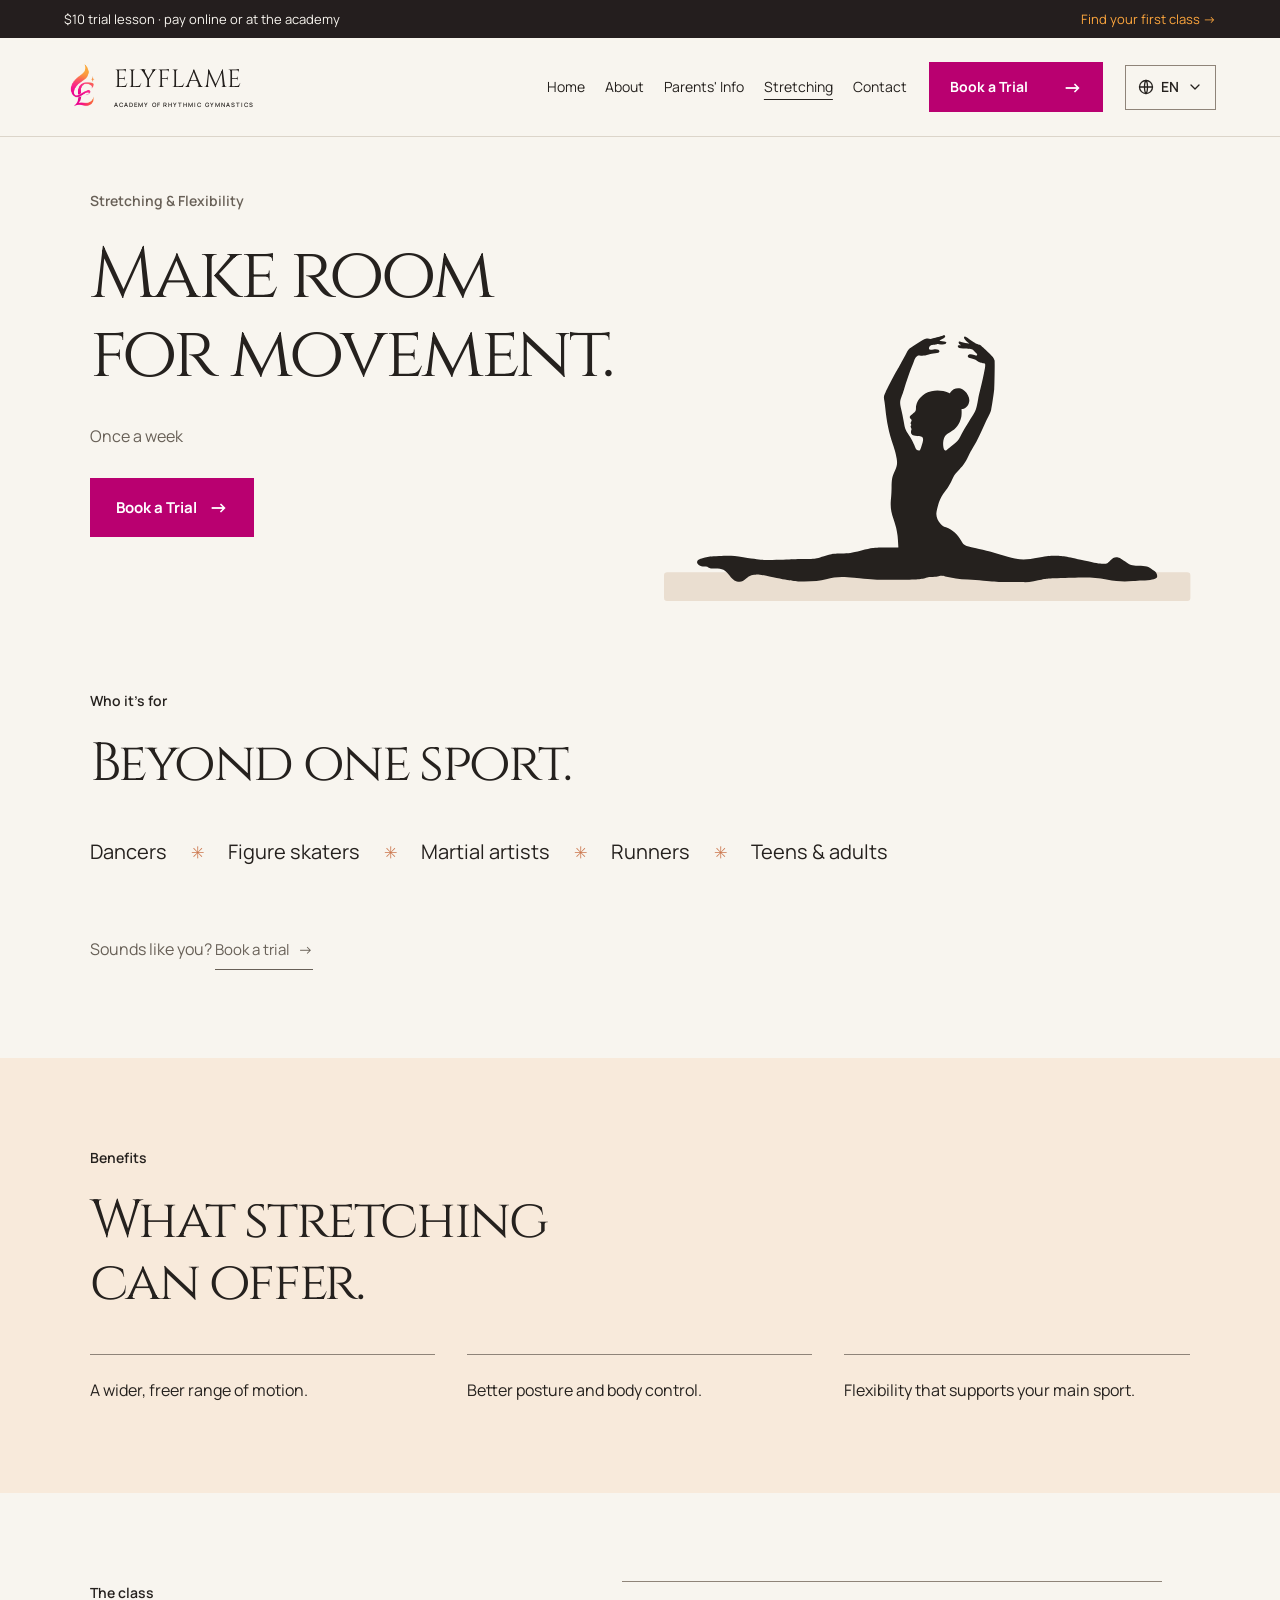
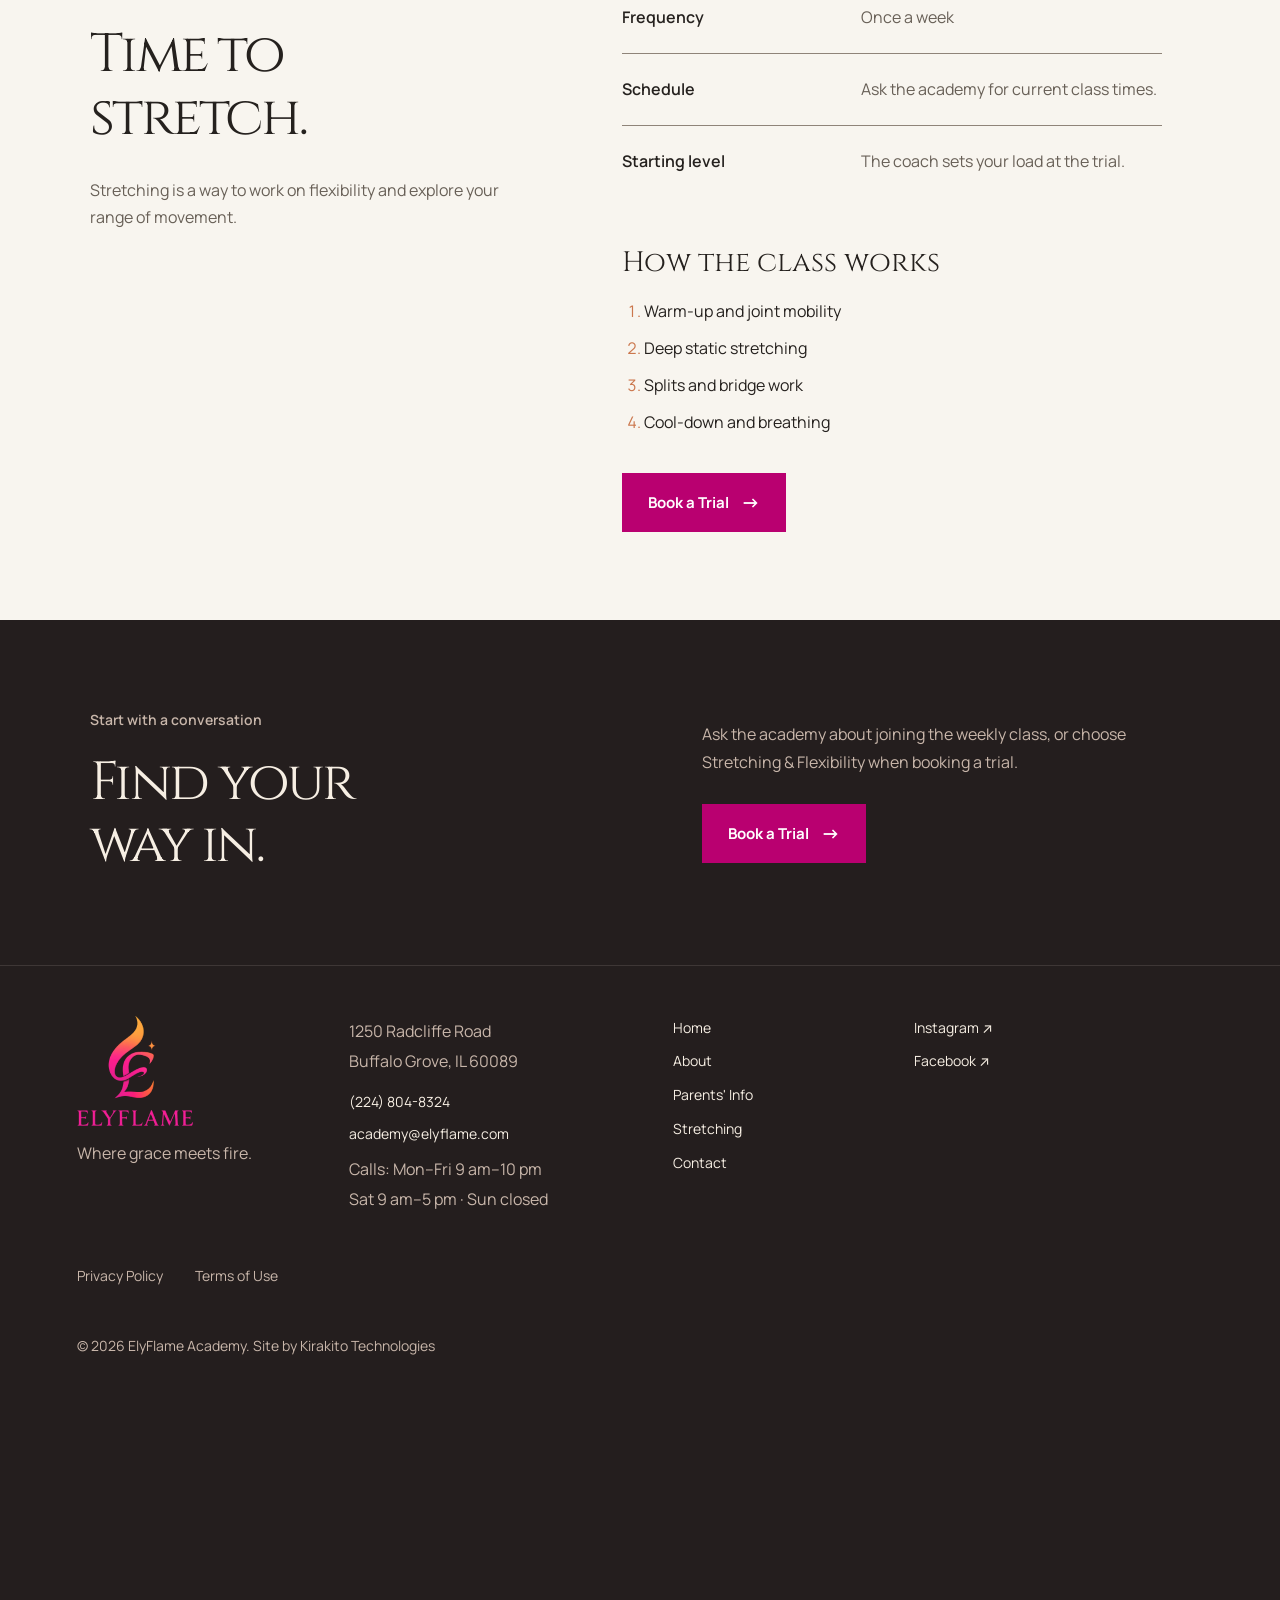
<file: stretching/index.html>
<!doctype html>
<html lang="en">
<head>
  <meta charset="UTF-8"><meta name="viewport" content="width=device-width, initial-scale=1">
  <title>Stretching & Flexibility — ElyFlame Academy</title>
  <meta name="description" content="A weekly Stretching and Flexibility class at ElyFlame in Buffalo Grove for teens, adults, dancers, skaters and athletes from other sports.">
  <meta name="theme-color" content="#f8f5ef">
  <link rel="canonical" href="https://elyflame.com/stretching/">
  <link rel="alternate" hreflang="en" href="https://elyflame.com/stretching/"><link rel="alternate" hreflang="ru" href="https://elyflame.com/ru/stretching/"><link rel="alternate" hreflang="uk" href="https://elyflame.com/uk/stretching/"><link rel="alternate" hreflang="x-default" href="https://elyflame.com/stretching/">
  <link rel="icon" href="../assets/brand/Just_Logo__no_background_.png">
  <link rel="preconnect" href="https://fonts.googleapis.com"><link rel="preconnect" href="https://fonts.gstatic.com" crossorigin>
  <link href="https://fonts.googleapis.com/css2?family=Cinzel:wght@400;500;600&family=Manrope:wght@400;500;600;700&display=swap" rel="stylesheet">
  <link rel="stylesheet" href="../site.css"><script src="../site.js" defer></script>
</head>
<body class="info-page stretching-page" data-trial-program="Stretching &amp; Flexibility">
<a class="skip" href="#main">Skip to content</a>
<div class="announcement"><span>$10 trial lesson · pay online or at the academy</span><a href="../#journey">Find your first class <span aria-hidden="true">→</span></a></div>
<header class="header">
  <a class="brand" href="../#" aria-label="ElyFlame Academy home"><img src="../assets/brand/Just_Logo__no_background_.png" width="40" height="47" alt=""><span translate="no"><span>ELYFLAME</span><small>ACADEMY OF RHYTHMIC GYMNASTICS</small></span></a>
  <button class="menu-toggle" aria-expanded="false" aria-controls="navigation" aria-label="Menu"><span class="burger" aria-hidden="true"></span></button>
  <nav id="navigation" aria-label="Main navigation"><a href="../#home">Home</a><a href="../about/">About</a><a href="../parents/">Parents' Info</a><a href="./" aria-current="page">Stretching</a><a href="../contact/">Contact</a><div class="lang-pills" role="group" aria-label="Language" translate="no"><a href="./" hreflang="en" lang="en" aria-current="page">EN</a><a href="../ru/stretching/" hreflang="ru" lang="ru">RU</a><a href="../uk/stretching/" hreflang="uk" lang="uk">UA</a></div></nav>
  <a class="button header-cta" href="../#trial">Book a Trial <span aria-hidden="true">→</span></a>
  <details class="lang-menu" translate="no"><summary aria-label="Language: EN"><svg class="lang-icon" viewBox="0 0 16 16" aria-hidden="true" focusable="false"><circle cx="8" cy="8" r="6.5"/><path d="M1.5 8h13M8 1.5c2 2.2 2 10.8 0 13M8 1.5c-2 2.2-2 10.8 0 13"/></svg>EN<svg class="lang-chevron" viewBox="0 0 16 16" aria-hidden="true" focusable="false"><path d="m4 6 4 4 4-4"/></svg></summary><ul><li><a href="./" hreflang="en" lang="en" aria-current="page">English</a></li><li><a href="../ru/stretching/" hreflang="ru" lang="ru">Русский</a></li><li><a href="../uk/stretching/" hreflang="uk" lang="uk">Українська</a></li></ul></details>
</header>
<main id="main">
<section class="section inner-hero stretching-hero">
 <div><p class="eyebrow">Stretching &amp; Flexibility</p><h1>Make room<br>for movement.</h1><p class="muted">Once a week</p><a class="button" href="../?program=stretching#trial" data-program="Stretching &amp; Flexibility">Book a Trial <span aria-hidden="true">→</span></a></div>
 <div class="stretch-figure" data-illustration="split" aria-hidden="true"><svg class="stretch-silhouette" viewBox="-160 0 2643 1340" focusable="false"><rect class="stretch-mat" x="-160" y="1196" width="2643" height="144" rx="16"/><use href="../assets/gymnast/split.svg#split" width="2323" height="1253"/></svg></div>
</section>
<section class="section audience-section"><div class="inner-section-head"><p class="eyebrow">Who it’s for</p><h2>Beyond one sport.</h2></div><ul class="audience-list"><li>Dancers</li><li>Figure skaters</li><li>Martial artists</li><li>Runners</li><li>Teens &amp; adults</li></ul><p class="audience-cta">Sounds like you? <a class="text-link" href="../?program=stretching#trial" data-program="Stretching &amp; Flexibility">Book a trial <span aria-hidden="true">→</span></a></p></section>
<section class="section benefits-section"><div class="inner-section-head"><p class="eyebrow">Benefits</p><h2>What stretching<br>can offer.</h2></div><ul class="benefit-list" data-requires-content><li>A wider, freer range of motion.</li><li>Better posture and body control.</li><li>Flexibility that supports your main sport.</li></ul></section>
<section class="section stretching-details" id="class-details"><div><p class="eyebrow">The class</p><h2>Time to<br>stretch.</h2><p>Stretching is a way to work on flexibility and explore your range of movement.</p></div><div><dl class="practical-list"><div><dt>Frequency</dt><dd>Once a week</dd></div><div><dt>Schedule</dt><dd>Ask the academy for current class times.</dd></div><div><dt>Starting level</dt><dd>The coach sets your load at the trial.</dd></div></dl><div class="session-outline" data-requires-content><h3>How the class works</h3><ol class="session-steps"><li>Warm-up and joint mobility</li><li>Deep static stretching</li><li>Splits and bridge work</li><li>Cool-down and breathing</li></ol></div><a class="button" href="../?program=stretching#trial" data-program="Stretching &amp; Flexibility">Book a Trial <span aria-hidden="true">→</span></a></div></section>
<section class="section inner-trial"><div><p class="eyebrow">Start with a conversation</p><h2>Find your<br>way in.</h2></div><div><p>Ask the academy about joining the weekly class, or choose Stretching &amp; Flexibility when booking a trial.</p><a class="button" href="../?program=stretching#trial" data-program="Stretching &amp; Flexibility">Book a Trial <span aria-hidden="true">→</span></a></div></section>
</main>
<footer class="site-footer">
 <div class="footer-identity"><a href="../#home"><img class="footer-logo" src="../assets/brand/Logo_dark.jpg" alt="ElyFlame Academy of Rhythmic Gymnastics" width="160" height="160"></a><p>Where grace meets fire.</p></div>
 <div class="footer-contact"><p translate="no">1250 Radcliffe Road<br>Buffalo Grove, IL 60089</p><a href="tel:+12248048324">(224) 804-8324</a><a href="mailto:academy@elyflame.com">academy@elyflame.com</a><p>Calls: Mon–Fri 9 am–10 pm<br>Sat 9 am–5 pm · Sun closed</p></div>
 <nav aria-label="Footer navigation"><a href="../#home">Home</a><a href="../about/">About</a><a href="../parents/">Parents' Info</a><a href="./">Stretching</a><a href="../contact/">Contact</a></nav>
 <div class="footer-social"><a href="https://www.instagram.com/elyflamerg_yuvkhimenko" target="_blank" rel="noopener">Instagram ↗</a><a href="https://www.facebook.com/profile.php?id=61573847340841" target="_blank" rel="noopener">Facebook ↗</a></div>
 <nav class="footer-legal" aria-label="Legal"><a href="/privacy">Privacy Policy</a><a href="/terms">Terms of Use</a></nav>
 <p class="copyright">© 2026 ElyFlame Academy. Site by Kirakito Technologies</p>
 <div class="footer-team"></div>
</footer>
</body></html>
</file>
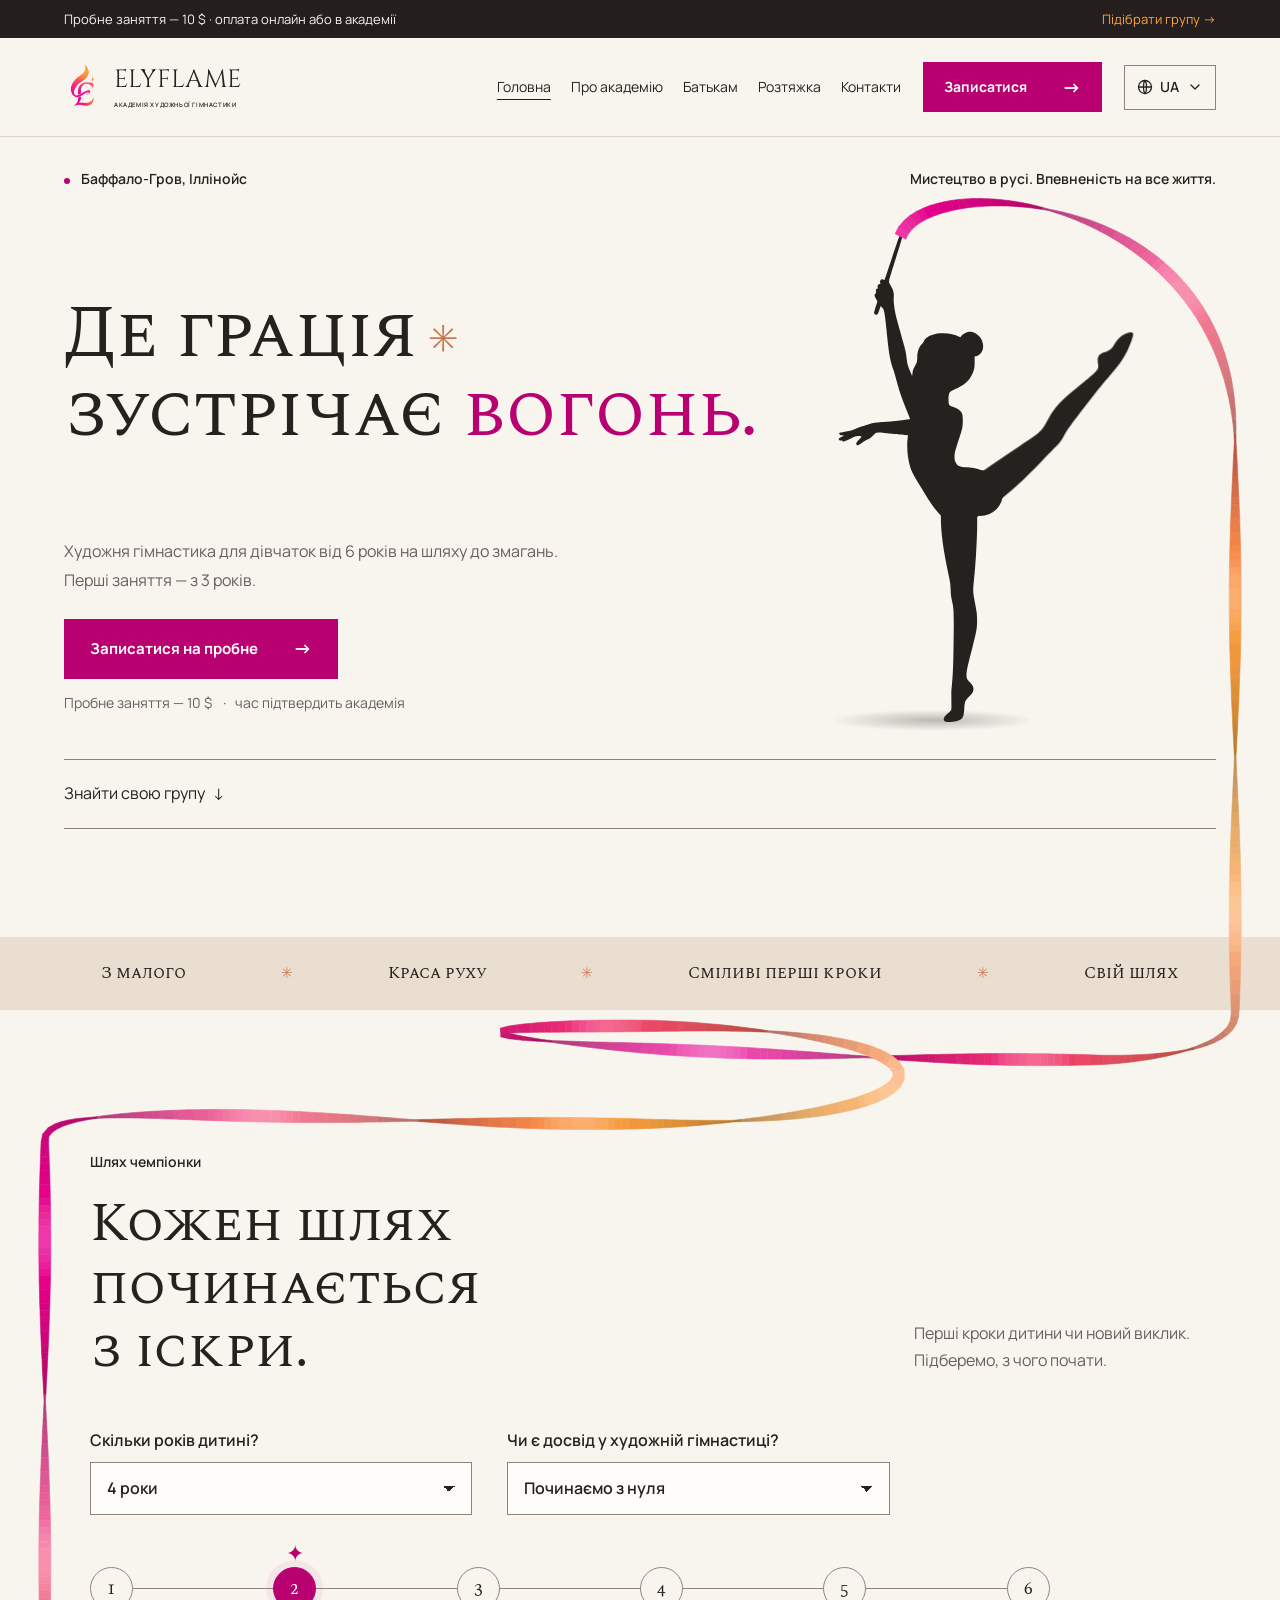
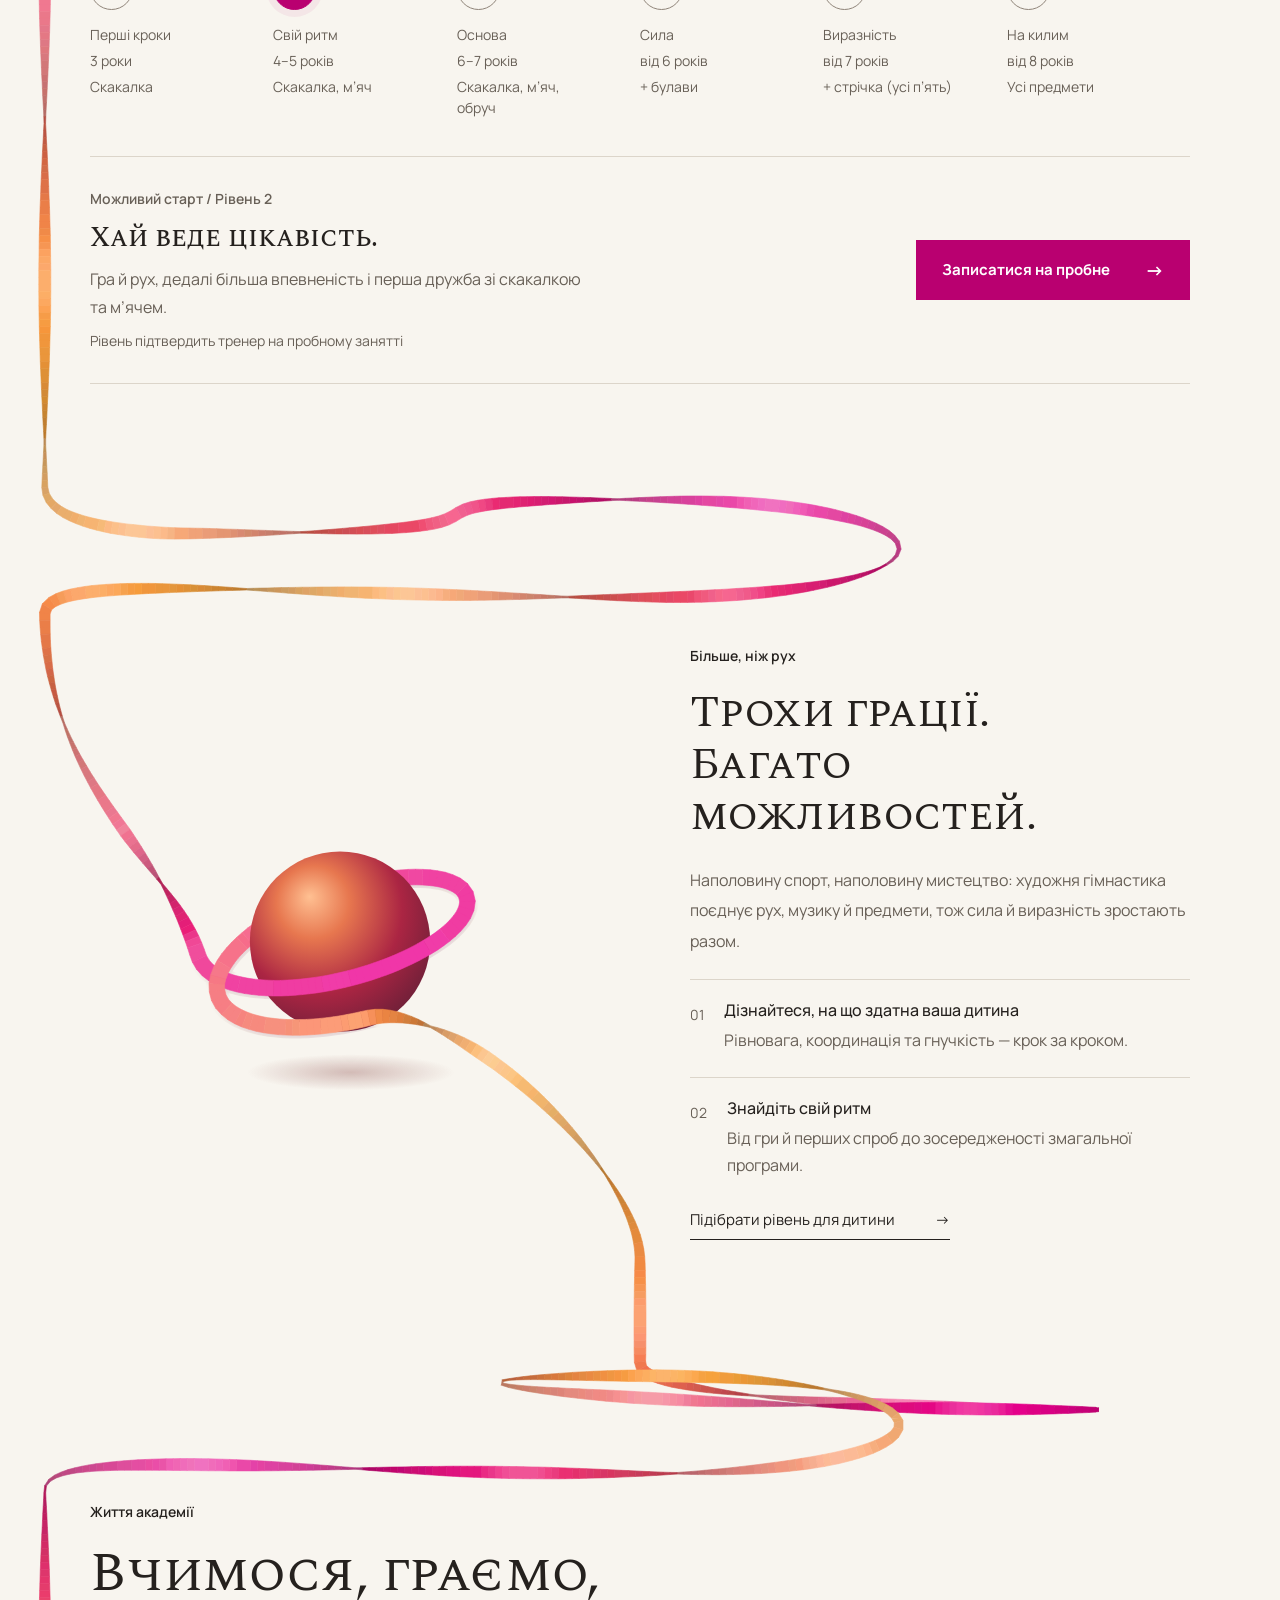
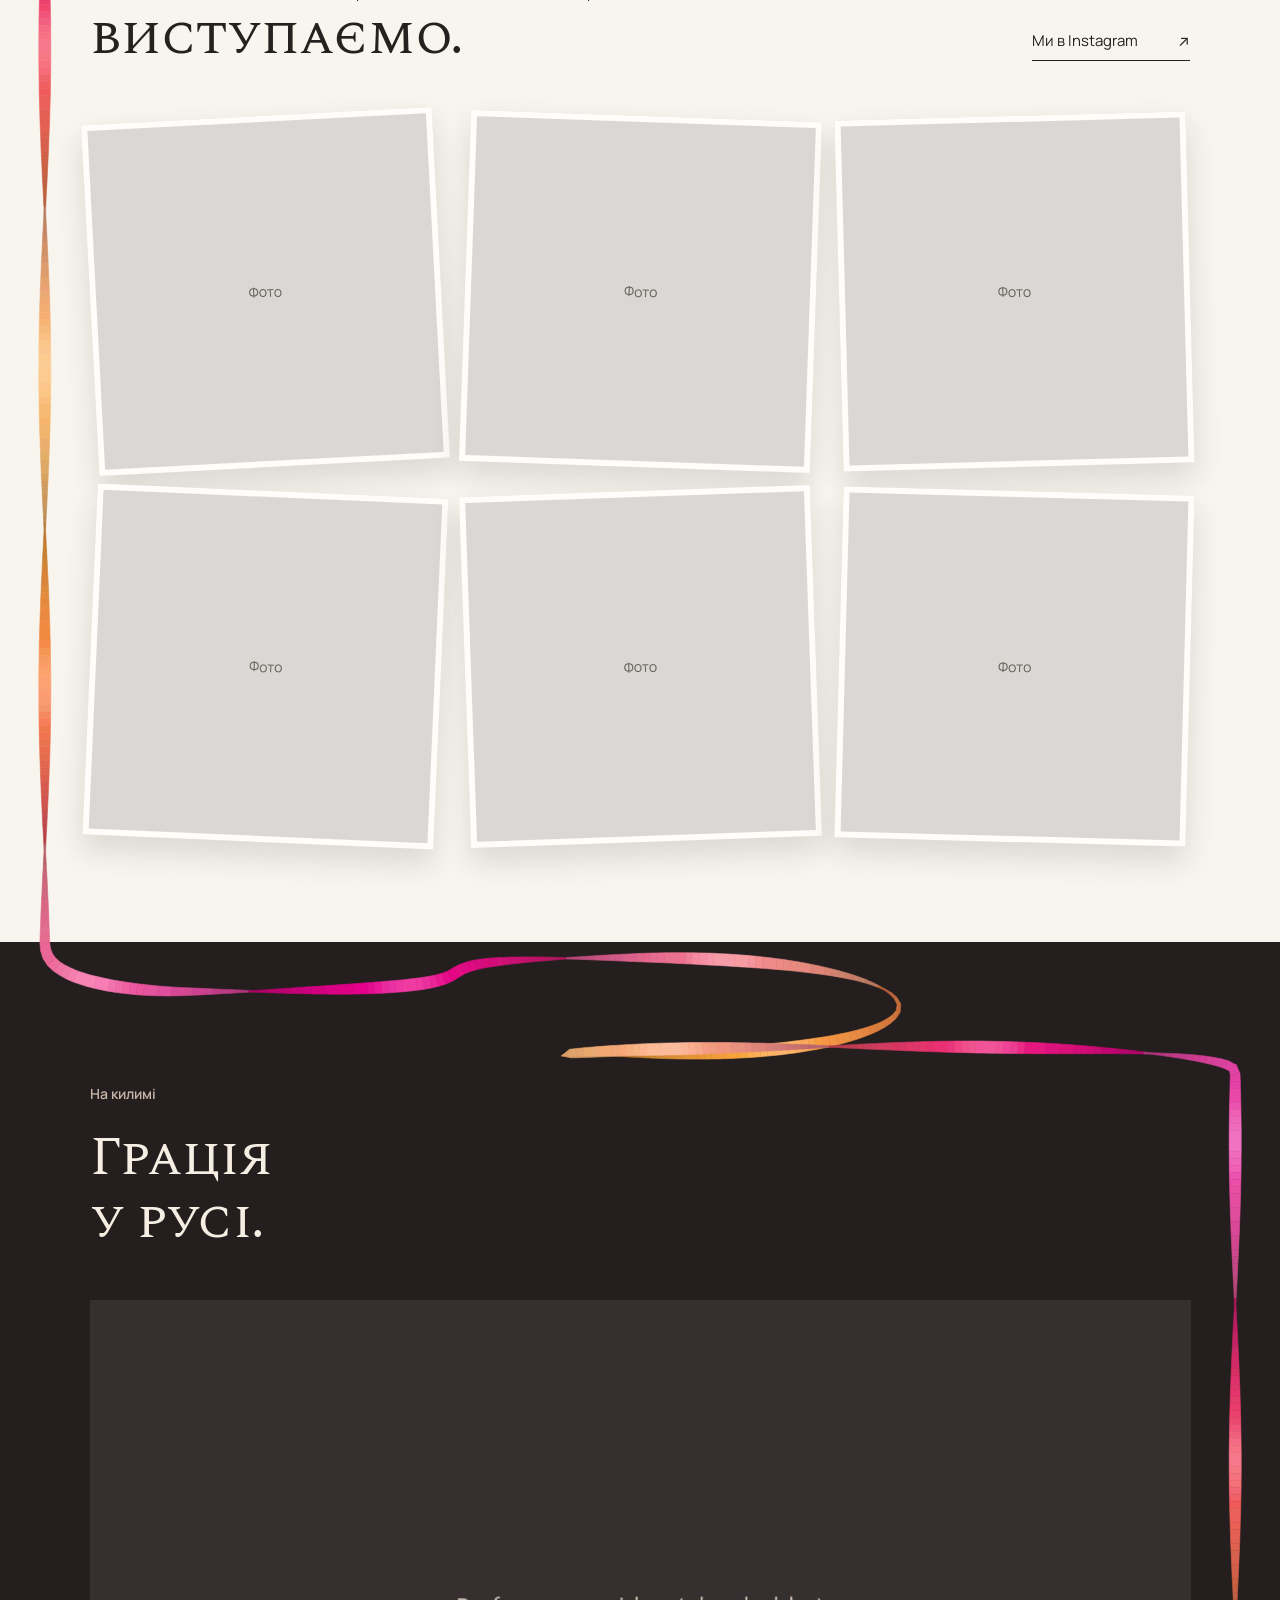
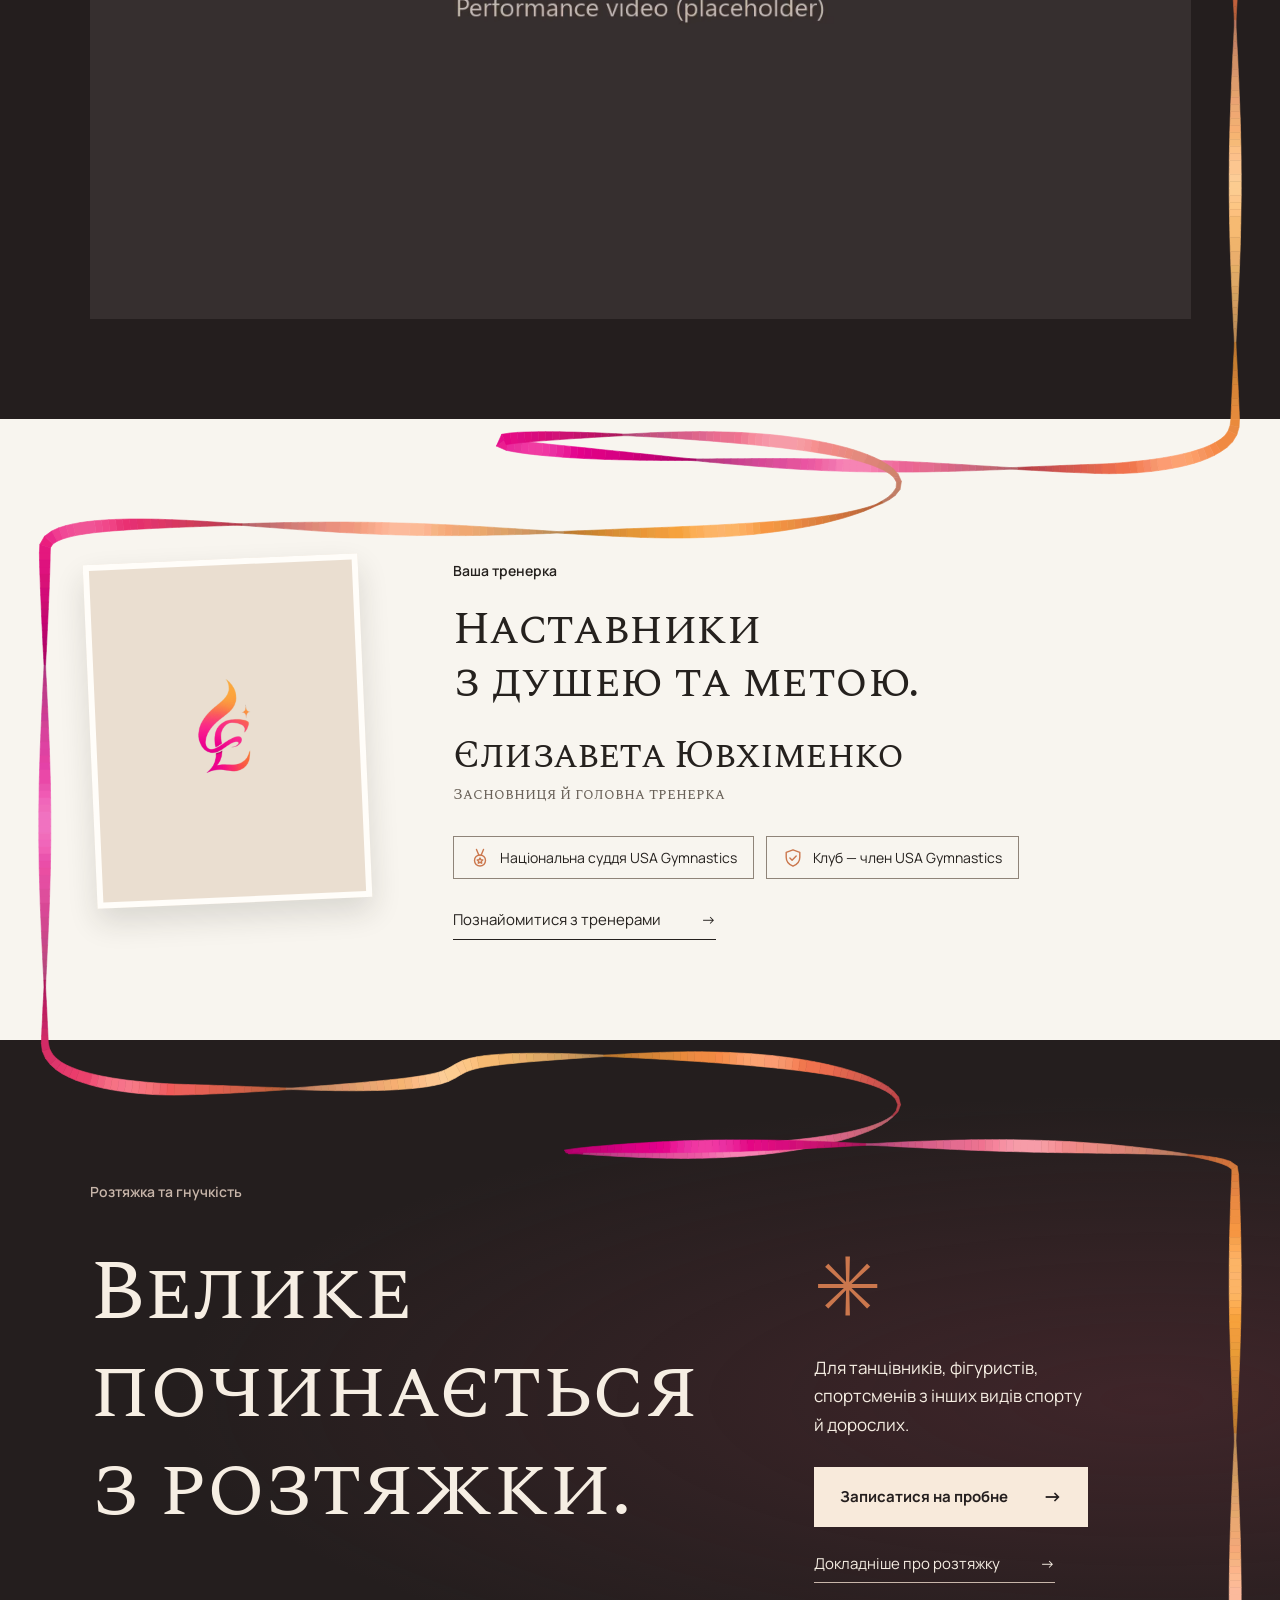
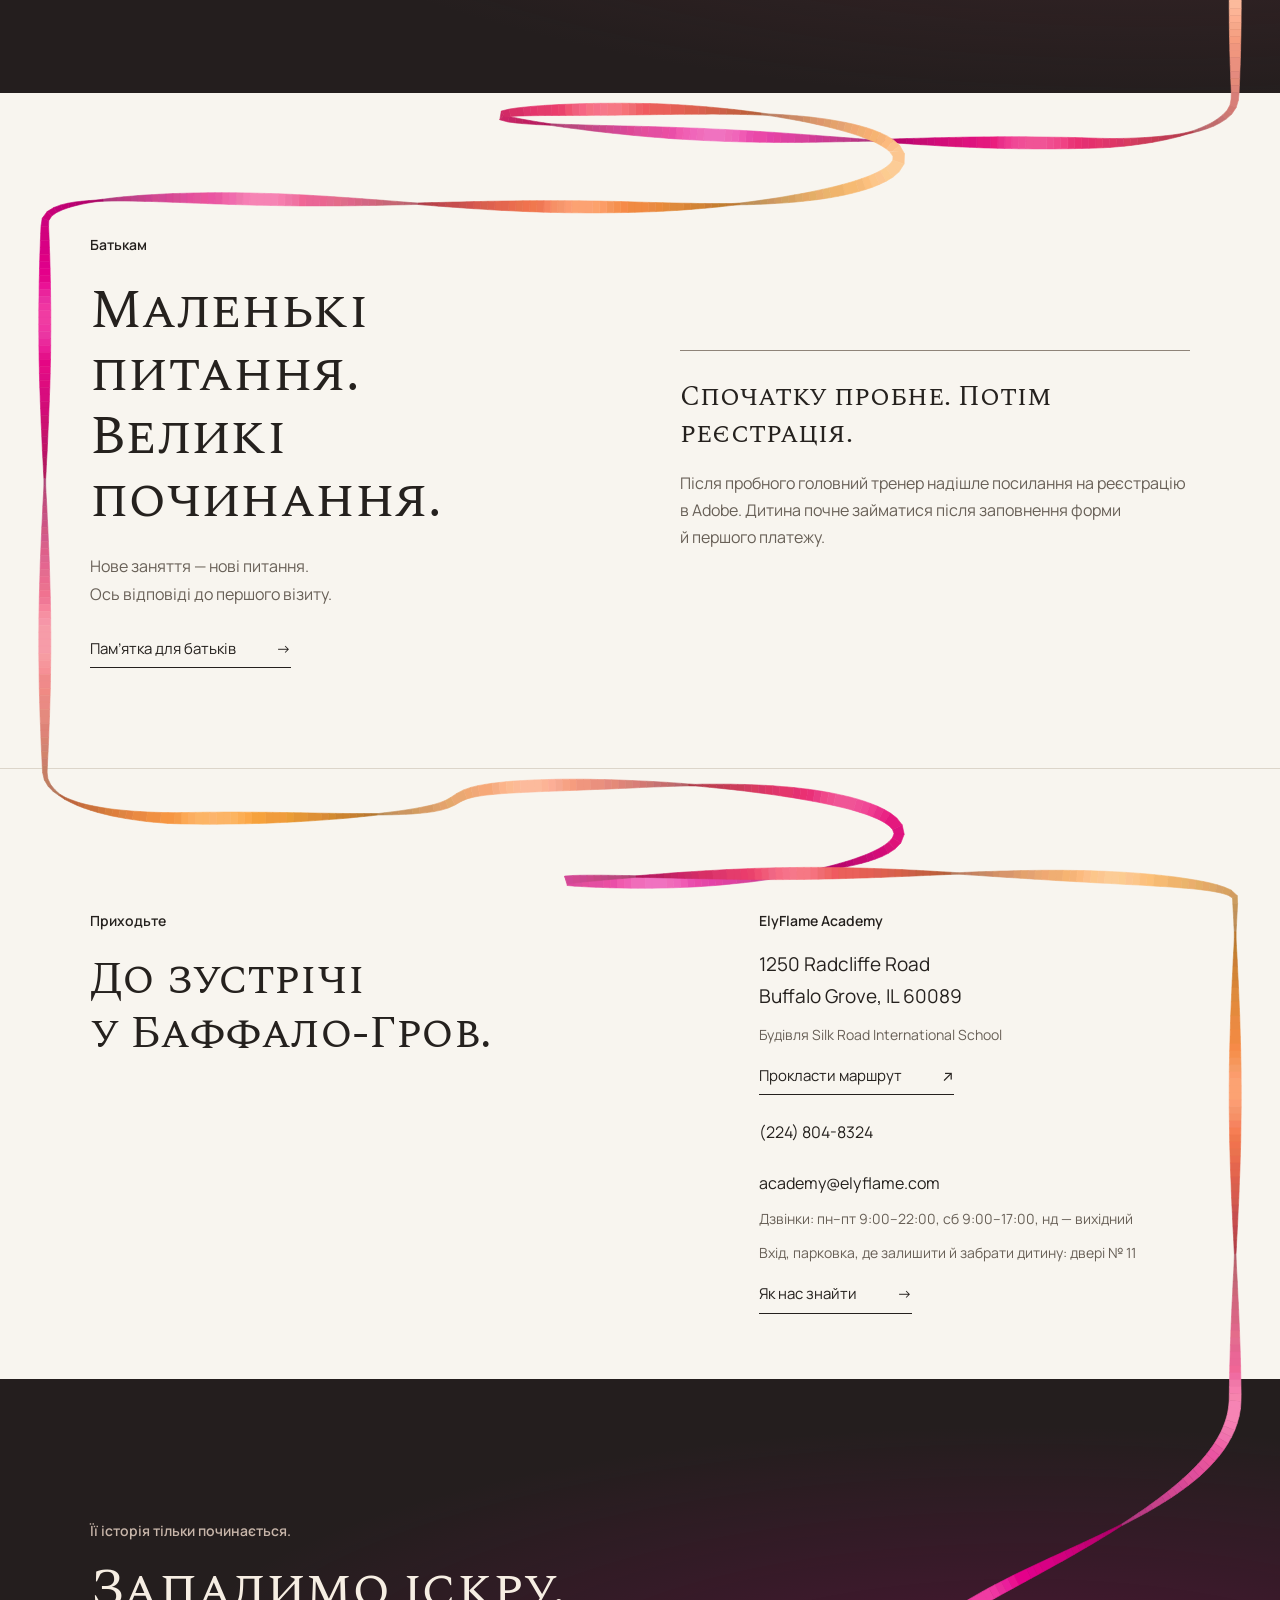
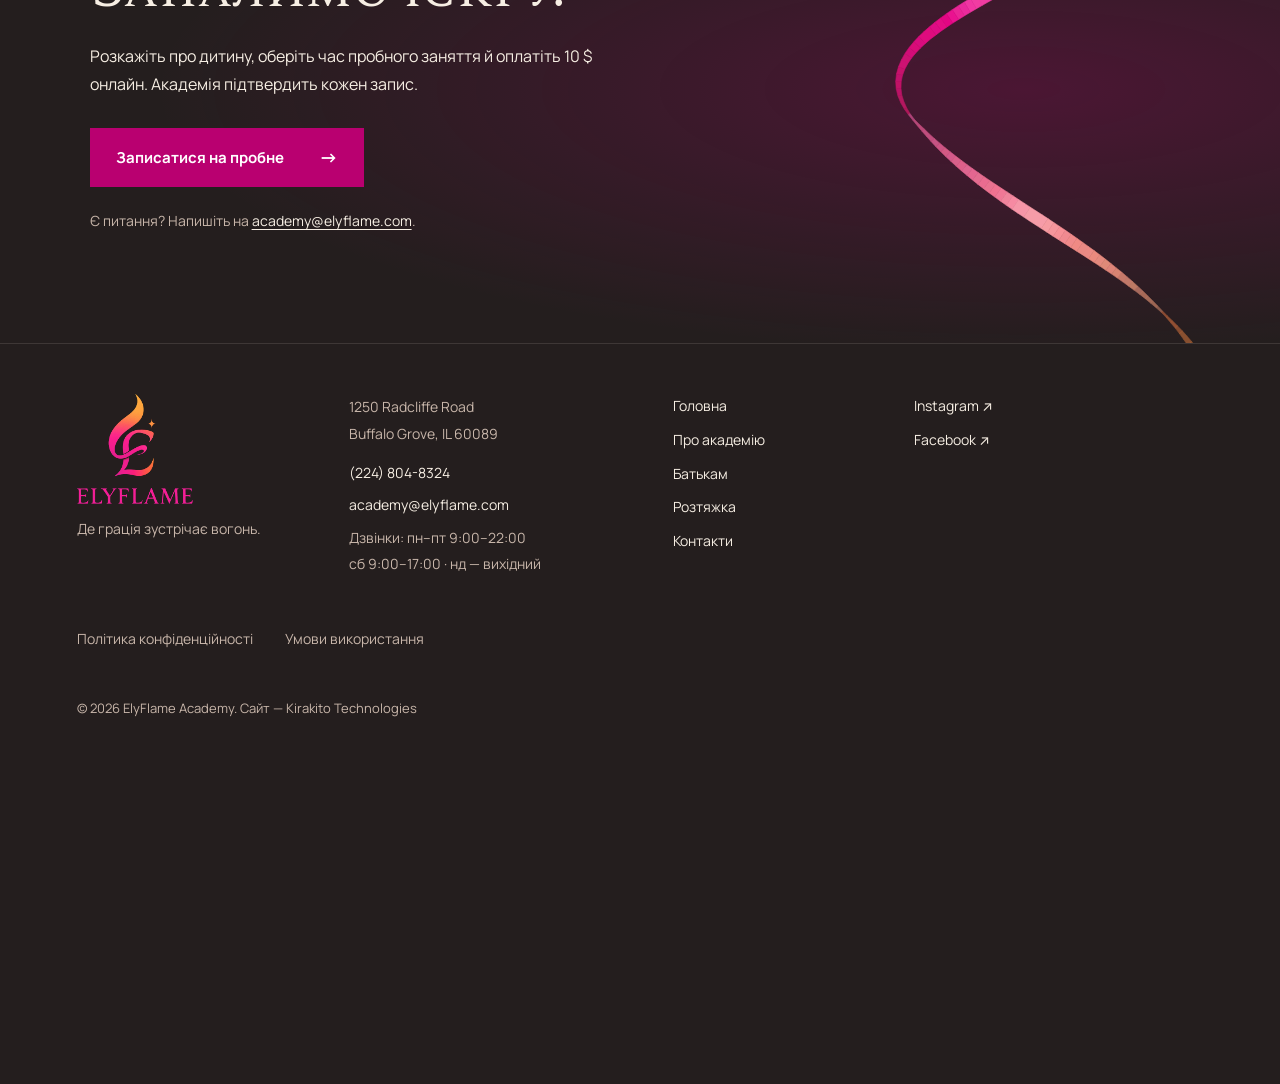
<file: uk/index.html>
<!doctype html>
<!-- Generated by tools/i18n.py. Edit the English source and translation tables. -->
<html lang="uk">
<head>
  <meta charset="UTF-8"><meta name="viewport" content="width=device-width, initial-scale=1">
  <title>ElyFlame — академія художньої гімнастики в&nbsp;Баффало-Гров</title>
  <meta name="description" content="Художня гімнастика в&nbsp;ElyFlame Academy, Баффало-Гров (Buffalo Grove, Іллінойс). Підберіть рівень для дитини, дізнайтеся про програми й&nbsp;запишіться на&nbsp;пробне заняття.">
  <meta name="theme-color" content="#f8f5ef">
  <link rel="canonical" href="https://elyflame.com/uk/">
  <link rel="alternate" hreflang="en" href="https://elyflame.com/"><link rel="alternate" hreflang="ru" href="https://elyflame.com/ru/"><link rel="alternate" hreflang="uk" href="https://elyflame.com/uk/"><link rel="alternate" hreflang="x-default" href="https://elyflame.com/">
  <link rel="icon" href="../assets/brand/Just_Logo__no_background_.png">
  <link rel="preconnect" href="https://fonts.googleapis.com"><link rel="preconnect" href="https://fonts.gstatic.com" crossorigin>
  <link href="https://fonts.googleapis.com/css2?family=Cinzel:wght@400;500;600&family=Spectral+SC:wght@400;500&family=Manrope:wght@400;500;600;700&display=swap" rel="stylesheet">
  <link rel="stylesheet" href="../site.css"><script>(function(d){d.classList.add("js");setTimeout(function(){d.classList.add("play")},2500)})(document.documentElement)</script><script src="site.js" defer></script><script type="module" src="../hero-reveal.js"></script>
</head>
<body>
<a class="skip" href="#main">Перейти до вмісту</a>
<div class="announcement"><span>Пробне заняття&nbsp;— 10&nbsp;$ · оплата онлайн або в&nbsp;академії</span><a href="#journey">Підібрати групу <span aria-hidden="true">→</span></a></div>
<header class="header">
  <a class="brand" href="./" aria-label="ElyFlame Academy, на&nbsp;головну"><img src="../assets/brand/Just_Logo__no_background_.png" width="40" height="47" alt=""><span translate="no"><span>ELYFLAME</span><small>АКАДЕМІЯ ХУДОЖНЬОЇ ГІМНАСТИКИ</small></span></a>
  <button class="menu-toggle" aria-expanded="false" aria-controls="navigation" aria-label="Меню"><span class="burger" aria-hidden="true"></span></button>
  <nav id="navigation" aria-label="Основне меню"><a href="#home" aria-current="page">Головна</a><a href="about/">Про академію</a><a href="parents/">Батькам</a><a href="stretching/">Розтяжка</a><a href="contact/">Контакти</a><div class="lang-pills" role="group" aria-label="Мова" translate="no"><a href="../" hreflang="en" lang="en">EN</a><a href="../ru/" hreflang="ru" lang="ru">RU</a><a href="./" hreflang="uk" lang="uk" aria-current="page">UA</a></div></nav>
  <a class="button header-cta" href="#trial">Записатися <span aria-hidden="true">→</span></a>
  <details class="lang-menu" translate="no"><summary aria-label="Мова: UA"><svg class="lang-icon" viewBox="0 0 16 16" aria-hidden="true" focusable="false"><circle cx="8" cy="8" r="6.5"/><path d="M1.5 8h13M8 1.5c2 2.2 2 10.8 0 13M8 1.5c-2 2.2-2 10.8 0 13"/></svg>UA<svg class="lang-chevron" viewBox="0 0 16 16" aria-hidden="true" focusable="false"><path d="m4 6 4 4 4-4"/></svg></summary><ul><li><a href="../" hreflang="en" lang="en">English</a></li><li><a href="../ru/" hreflang="ru" lang="ru">Русский</a></li><li><a href="./" hreflang="uk" lang="uk" aria-current="page">Українська</a></li></ul></details>
</header>
<main id="main">
<svg class="page-ribbon" aria-hidden="true" focusable="false" preserveAspectRatio="none" viewBox="0 0 1440 6000">
  <defs><linearGradient id="page-ribbon-gradient"><stop stop-color="#E9008D"/><stop offset="1" stop-color="#FDA63D"/></linearGradient>
  <mask id="ribbon-reveal" maskUnits="userSpaceOnUse" x="0" y="0" width="100%" height="100%"><path class="ribbon-line" pathLength="1000" d="M 0 0"/></mask>
  <radialGradient id="ball-fill" cx=".4" cy=".36" r=".72" fx=".33" fy=".25"><stop stop-color="#ffc092"/><stop offset=".28" stop-color="#e7774f"/><stop offset=".65" stop-color="#ab2543"/><stop offset="1" stop-color="#681f37"/></radialGradient>
  <radialGradient id="ball-shade"><stop stop-color="#732726" stop-opacity=".28"/><stop offset="1" stop-color="#732726" stop-opacity="0"/></radialGradient>
  <filter id="ring-blur" x="-10%" y="-30%" width="120%" height="160%"><feGaussianBlur stdDeviation="3"/></filter></defs>
  <ellipse class="ball-shadow" fill="url(#ball-shade)"/>
  <g mask="url(#ribbon-reveal)"><path class="ring-shadow" filter="url(#ring-blur)"/></g>
  <g class="ribbon-satin" mask="url(#ribbon-reveal)"></g>
  <circle class="ball" fill="url(#ball-fill)"/>
  <g class="ribbon-front" mask="url(#ribbon-reveal)"></g>
</svg>
<section class="hero" id="home" aria-labelledby="hero-title">
  <div class="hero-top"><p class="eyebrow"><span class="dot"></span> Баффало-Гров, Іллінойс</p><p class="eyebrow">Мистецтво в&nbsp;русі. Впевненість на&nbsp;все життя.</p></div>
  <div class="hero-title"><h1 id="hero-title" aria-label="Де грація зустрічає вогонь."><span data-reveal>Де грація</span><span class="hero-star" aria-hidden="true">✳</span><br><span class="second-line"><span data-reveal>зустрічає</span> <em data-reveal-accent>вогонь.</em></span></h1></div>
  <div class="hero-photo" role="img" aria-label="Ілюстрація: юна гімнастка зі стрічкою">
    <div class="gymnast-art">
      <!-- Traced from assets/gymnast/sheet-2.jpg. The free leg rotates around the hip (535,965) like a ball joint:
           the body keeps a disc of radius 85 around the hip, the leg is masked to end in a concave arc of 82 (a small overlap, so no hairline shows), and the disc is filled so no gap opens under it. -->
      <svg class="gymnast" viewBox="0 0 1113 1825" aria-hidden="true" focusable="false">
        <defs>
          <path id="gymnast-shape" d="M 235.856 11.021 C 234.792 11.642, 224.770 40.453, 207.431 92.740 C 192.701 137.158, 180.316 173.890, 179.909 174.366 C 179.502 174.842, 178.130 174.504, 176.862 173.616 C 172.417 170.502, 166.735 171.678, 164.400 176.194 C 162.978 178.943, 163.035 181.543, 164.642 187.250 C 165.022 188.598, 164.530 189, 162.502 189 C 157.023 189, 152.930 194.752, 154.507 200.234 C 154.865 201.480, 155.378 203.287, 155.647 204.250 C 155.998 205.510, 155.556 206, 154.067 206 C 149.665 206, 147.696 209.630, 148.264 216.700 C 148.667 221.715, 148.464 223.268, 147.354 223.694 C 145.625 224.358, 142.994 229.213, 143.015 231.700 C 143.024 232.690, 145.421 238.187, 148.344 243.916 L 153.656 254.331 147.340 273.916 C 143.867 284.687, 141.019 294.720, 141.012 296.211 C 140.989 301.382, 147.774 305.164, 152.799 302.781 C 155.120 301.680, 156.189 299.461, 160.400 287 C 163.095 279.025, 165.465 272.304, 165.668 272.065 C 166.371 271.235, 174.179 279.518, 175.980 283.006 C 179.395 289.616, 182.744 312.260, 187.516 361 C 195.416 441.699, 200.096 469.788, 211.009 502 C 214.829 513.275, 220.419 531.748, 223.431 543.051 C 235.440 588.116, 242.628 609.354, 262.093 657.277 C 269.192 674.754, 275 689.420, 275 689.868 C 275 691.470, 207.219 699.053, 171.500 701.447 C 159.400 702.257, 144.735 703.841, 138.912 704.965 C 127.366 707.195, 84.274 721.286, 68.591 727.961 C 58.280 732.350, 49.617 734.542, 29 737.980 C 13.718 740.528, 12 741.182, 12 744.456 C 12 747.849, 15.586 749.999, 22.423 750.704 C 25.490 751.021, 28 751.580, 28 751.947 C 28 752.314, 24.795 754.163, 20.877 756.057 C 14.415 759.181, 10 762.866, 10 765.135 C 10 767.554, 14.213 770, 18.378 770 C 21.049 770, 23.240 770.585, 24 771.500 C 26.816 774.893, 31.481 773.464, 57.500 761.237 C 70.998 754.894, 73.312 754.123, 80.603 753.538 C 96.904 752.231, 97.854 754.699, 85.567 766.441 C 74.536 776.983, 72.213 783.578, 78.199 787.353 C 80.562 788.844, 84.795 786.693, 96.835 777.884 C 102.701 773.592, 110.842 768.675, 114.926 766.957 C 124.777 762.813, 127.846 760.618, 138.518 750.081 C 150.032 738.712, 148.655 738.961, 180.986 742.414 C 226.260 747.250, 242.252 748.792, 254.856 749.538 L 267.212 750.270 266.586 754.188 C 261.171 788.049, 265.142 836.926, 276.002 870.095 C 281.589 887.159, 286.940 897.139, 315.095 943 C 329.107 965.825, 342.805 988.229, 345.536 992.787 C 352.166 1003.855, 369.829 1027.254, 380.419 1039 L 388.985 1048.500 388.992 1056.639 C 389.043 1109.693, 397.716 1174.645, 416.440 1262.191 C 424.174 1298.354, 424.667 1301.835, 425.448 1325.832 C 426.043 1344.087, 426.653 1348.414, 432.387 1375 C 437.322 1397.880, 437.928 1426.371, 435.960 1543 C 434.832 1609.878, 433.249 1644.968, 429.894 1677.500 C 427.747 1698.318, 427.671 1702.285, 428.341 1758.500 C 428.479 1770.080, 427.576 1771.722, 415.317 1782.208 C 401.643 1793.904, 397.276 1802.043, 400.971 1808.945 C 404.618 1815.761, 426.024 1816.413, 448.973 1810.408 C 470.384 1804.805, 474.020 1798.618, 475.974 1764.464 C 477.467 1738.371, 479.006 1734.692, 494.991 1719 C 506.893 1707.315, 510 1701.726, 510 1692 C 510 1682.690, 506.908 1676.985, 495.930 1666.038 C 488.250 1658.380, 486.919 1656.529, 485.444 1651.454 C 482.244 1640.448, 484.652 1621.037, 493.377 1587.500 C 522.356 1476.107, 523.461 1470.602, 523.485 1437.500 C 523.502 1414.824, 523.058 1411.212, 515.313 1371 C 507.964 1332.843, 507.674 1325.667, 511.923 1287 C 518.662 1225.676, 524.469 1118.926, 523.916 1066.510 L 523.779 1053.520 528.139 1050.200 C 534.165 1045.613, 545.519 1034.288, 548.730 1029.662 C 550.624 1026.934, 553.659 1024.686, 559.228 1021.885 C 606.276 998.230, 686.170 929.141, 768.979 840.500 C 782.338 826.200, 801.420 806.400, 811.384 796.500 C 830.982 777.027, 835.680 770.930, 846.441 751 C 860.367 725.209, 869.706 712.394, 947.370 612.500 C 971.936 580.902, 985.480 564.269, 1003.836 543.157 C 1048.993 491.218, 1064.835 469.394, 1080.529 437.500 C 1089.881 418.494, 1102.339 384.252, 1102.439 377.278 C 1102.567 368.389, 1095.241 366.001, 1081.528 370.462 C 1060.514 377.298, 1045.652 390.306, 1031.786 414 C 1022.728 429.477, 1014.688 435.728, 995.906 441.894 C 974.747 448.841, 968.253 459.158, 971.425 480.786 C 973.506 494.982, 973.414 499.269, 970.919 504.158 C 966.265 513.282, 944.827 532.676, 897 571.032 C 835.298 620.515, 809.184 648.799, 787.381 689.762 C 772.546 717.633, 766.016 727.090, 753.385 739 C 742.602 749.166, 734.424 754.882, 654 808.462 C 612.475 836.126, 571.141 864.240, 562.146 870.937 L 545.792 883.114 537.146 879.613 C 522.365 873.629, 510.508 871.143, 488.843 869.486 C 458.478 867.165, 454.404 865.925, 447.529 856.910 C 441.243 848.667, 439.604 843.143, 439.692 830.500 C 439.788 816.722, 442.175 807.193, 455.972 765.500 C 468.959 726.256, 470.342 719.658, 470.431 696.500 C 470.510 675.919, 469.650 672.026, 462.959 662.682 C 457.423 654.951, 449.556 650.026, 435.605 645.555 C 418.482 640.068, 417.487 638.498, 417.522 617 C 417.561 592.331, 419.716 588.906, 441 579.693 C 476.261 564.429, 495.101 547.581, 506.613 521.015 C 513.316 505.546, 514.363 499.767, 514.435 477.814 L 514.500 458.129 517.500 457.555 C 548.366 451.655, 556.019 410.482, 531.350 383.045 C 522.175 372.840, 508.561 366, 497.424 366 C 486.796 366, 471.068 373.491, 465.759 381.082 C 461.333 387.410, 461.718 387.259, 456.886 384.578 C 438.857 374.578, 413.641 370.154, 385.746 372.098 C 357.374 374.076, 332.563 386.189, 326.126 401.206 C 325.093 403.616, 321.711 408.494, 318.610 412.044 C 306.883 425.474, 302.146 439.321, 301.405 462.334 C 300.866 479.110, 300.006 482.293, 292.807 494.157 C 286.760 504.123, 285.138 508.793, 283.679 520.425 L 282.434 530.351 275.279 513.425 C 266.435 492.505, 264.360 485.151, 262.459 468 C 259.785 443.868, 258.395 437.339, 248.516 402.500 C 244.460 388.200, 238.886 368.175, 236.127 358 C 233.369 347.825, 229.566 333.875, 227.677 327 C 217.502 289.974, 212.373 254.786, 214.449 236.236 C 215.807 224.090, 211.895 209.811, 203.425 196 C 194.131 180.846, 194.012 182.886, 206.480 143.500 C 209.440 134.150, 216.654 110.975, 222.512 92 C 228.369 73.025, 236.050 48.275, 239.581 37 C 243.111 25.725, 245.999 15.938, 245.999 15.250 C 246.001 11.483, 239.621 8.823, 235.856 11.021 M 312 590.800 C 312 591.762, 336.011 632, 336.584 632 C 340.360 632, 345.681 595.319, 342.387 591.997 C 341.390 590.991, 312 589.834, 312 590.800"/>
          <radialGradient id="gymnast-floor"><stop class="floor-center"/><stop offset="1" class="floor-edge"/></radialGradient>
          <clipPath id="gymnast-body-clip"><polygon points="0,0 565,0 565,845 545,880 555,1050 600,1200 600,1825 0,1825"/><circle cx="535" cy="965" r="85"/></clipPath>
          <mask id="gymnast-leg-mask" maskUnits="userSpaceOnUse" x="-400" y="-400" width="1900" height="2600"><polygon fill="#fff" points="565,0 1113,0 1113,1825 600,1825 597,1200 552,1050 542,880 562,845"/><circle fill="#000" cx="535" cy="965" r="82"/></mask>
        </defs>
        <ellipse class="gymnast-floor" cx="360" cy="1808" rx="380" ry="40"/>
        <use href="#gymnast-shape" clip-path="url(#gymnast-body-clip)"/>
        <circle cx="535" cy="965" r="85"/>
        <g class="gymnast-leg"><use href="#gymnast-shape" mask="url(#gymnast-leg-mask)"/></g>
      </svg>
      <span class="ribbon-anchor" aria-hidden="true"></span>
    </div>
  </div>
  <div class="hero-bottom"><div class="hero-copy"><p>Художня гімнастика для дівчаток від&nbsp;6&nbsp;років на&nbsp;шляху до&nbsp;змагань.<br>Перші заняття&nbsp;— з&nbsp;3&nbsp;років.</p><a class="button" href="#trial">Записатися на&nbsp;пробне <span aria-hidden="true">→</span></a><span class="trial-note">Пробне заняття&nbsp;— 10&nbsp;$ <i>·</i> час підтвердить академія</span></div></div>
  <nav class="scroll-cue page-index" aria-label="На цій сторінці"><a href="#journey"><span>Знайти свою групу</span></a></nav>
</section>
<div class="values-strip" aria-label="Наш підхід"><span>З&nbsp;малого</span><b>✳</b><span>Краса руху</span><b>✳</b><span>Сміливі перші кроки</span><b>✳</b><span>Свій шлях</span></div>
<section class="section journey" id="journey">
 <div class="section-heading"><p class="eyebrow">Шлях чемпіонки</p><h2>Кожен шлях<br>починається <em>з&nbsp;іскри.</em></h2><p>Перші кроки дитини чи новий виклик.<br>Підберемо, з&nbsp;чого почати.</p></div>
 <div class="finder"><div class="finder-controls"><label for="age">Скільки років дитині?<select id="age"><option value="3">3&nbsp;роки</option><option value="4" selected>4&nbsp;роки</option><option value="5">5&nbsp;років</option><option value="6">6&nbsp;років</option><option value="7">7&nbsp;років</option><option value="8">8&nbsp;років</option><option value="9">9&nbsp;років</option><option value="10">10&nbsp;років і&nbsp;старше</option></select></label><label for="experience">Чи є досвід у&nbsp;художній гімнастиці?<select id="experience"><option value="none">Починаємо з&nbsp;нуля</option><option value="some">Є аматорський досвід</option><option value="competitive">Виступали на&nbsp;змаганнях</option></select></label></div>
 <div class="path" aria-label="Шість рівнів розвитку"></div>
 <div class="finder-result" aria-live="polite"><div><p class="eyebrow" id="match-label">Можливий старт / Рівень&nbsp;2</p><h3 id="match-title">Хай веде цікавість.</h3><p id="match-copy">Гра й&nbsp;рух, дедалі більша впевненість і&nbsp;перша дружба зі&nbsp;скакалкою та&nbsp;м’ячем.</p><p id="experience-note" hidden>Гарний початок. Тренер подивиться, чи готова дитина до&nbsp;наступного кроку.</p><small>Рівень підтвердить тренер на&nbsp;пробному занятті</small></div><a class="button" href="#trial" id="match-cta">Записатися на&nbsp;пробне <span aria-hidden="true">→</span></a></div></div>
</section>
<section class="about section" id="about"><div class="about-art"></div><div class="about-copy"><p class="eyebrow">Більше, ніж рух</p><h2>Трохи грації.<br>Багато <em>можливостей.</em></h2><p>Наполовину спорт, наполовину мистецтво: художня гімнастика поєднує рух, музику й&nbsp;предмети, тож сила й&nbsp;виразність зростають разом.</p><div class="about-point"><span>01</span><div><h3>Дізнайтеся, на&nbsp;що здатна ваша дитина</h3><p>Рівновага, координація та&nbsp;гнучкість&nbsp;— крок за&nbsp;кроком.</p></div></div><div class="about-point"><span>02</span><div><h3>Знайдіть свій ритм</h3><p>Від&nbsp;гри й&nbsp;перших спроб до&nbsp;зосередженості змагальної програми.</p></div></div><a class="text-link" href="#journey">Підібрати рівень для дитини <span aria-hidden="true">→</span></a></div></section>
<section class="section gallery" id="gallery" data-requires-content>
 <div class="section-heading"><p class="eyebrow">Життя академії</p><h2>Вчимося, граємо,<br><em>виступаємо.</em></h2><a class="text-link" href="https://www.instagram.com/elyflamerg_yuvkhimenko" target="_blank" rel="noopener">Ми в&nbsp;Instagram <span aria-hidden="true">↗</span></a></div>
 <ul class="gallery-grid" aria-label="Фото із&nbsp;занять і&nbsp;виступів">
  <li><div class="photo-slot" role="img" aria-label="Місце для фото">Фото</div></li>
  <li><div class="photo-slot" role="img" aria-label="Місце для фото">Фото</div></li>
  <li><div class="photo-slot" role="img" aria-label="Місце для фото">Фото</div></li>
  <li><div class="photo-slot" role="img" aria-label="Місце для фото">Фото</div></li>
  <li><div class="photo-slot" role="img" aria-label="Місце для фото">Фото</div></li>
  <li><div class="photo-slot" role="img" aria-label="Місце для фото">Фото</div></li>
 </ul>
</section>
<section class="section video-section" id="video" data-requires-content>
 <p class="eyebrow">На&nbsp;килимі</p><h2>Грація<br><em>у&nbsp;русі.</em></h2>
 <video class="video-loop" autoplay muted loop playsinline preload="auto" poster="../assets/video/performance-poster.jpg" width="1280" height="720" aria-hidden="true">
  <source src="../assets/video/performance.webm" type="video/webm">
  <source src="../assets/video/performance.mp4" type="video/mp4">
 </video>
</section>
<section class="section coaches coaches-preview" id="coaches" data-requires-content>
 <div class="founder">
  <div class="founder-head"><p class="eyebrow">Ваша тренерка</p><h2>Наставники<br><em>з&nbsp;душею та&nbsp;метою.</em></h2></div>
  <div class="founder-photo is-empty" role="img" aria-label="Місце для портрета засновниці"></div>
  <div class="founder-body">
   <h3 class="founder-name">Єлизавета Ювхіменко</h3>
   <p class="founder-role">Засновниця й&nbsp;головна тренерка</p>
   <ul class="badges" aria-label="Кваліфікація"><li><svg viewBox="0 0 20 20" aria-hidden="true" focusable="false"><path d="M6.5 1.5 9 7.5M13.5 1.5 11 7.5"/><circle cx="10" cy="12.5" r="5.5"/><path d="m10 10 .9 1.7 1.9.3-1.4 1.3.3 1.9-1.7-.9-1.7.9.3-1.9-1.4-1.3 1.9-.3z"/></svg>Національна суддя USA Gymnastics</li><li><svg viewBox="0 0 20 20" aria-hidden="true" focusable="false"><path d="M10 1.8 16.8 4.3v4.9c0 4.3-2.9 7.4-6.8 9-3.9-1.6-6.8-4.7-6.8-9V4.3z"/><path d="m6.9 10 2.2 2.2 4.1-4.3"/></svg>Клуб&nbsp;— член USA Gymnastics</li></ul>
   <a class="text-link" href="about/#coaches">Познайомитися з&nbsp;тренерами <span aria-hidden="true">→</span></a>
  </div>
 </div>
</section>
<section class="stage section" id="stretching"><p class="eyebrow">Розтяжка та&nbsp;гнучкість</p><div class="stage-main"><h2>Велике<br>починається<br><em>з&nbsp;розтяжки.</em></h2><div><span class="stage-symbol" aria-hidden="true">✳</span><p>Для танцівників, фігуристів, спортсменів з&nbsp;інших видів спорту й&nbsp;дорослих.</p><a class="button button-light" href="#trial" data-program="Stretching & Flexibility">Записатися на&nbsp;пробне <span aria-hidden="true">→</span></a><a class="text-link preview-link" href="stretching/">Докладніше про розтяжку <span aria-hidden="true">→</span></a></div></div></section>
<section class="section parents" id="parents"><div><p class="eyebrow">Батькам</p><h2>Маленькі питання.<br><em>Великі починання.</em></h2><p>Нове заняття&nbsp;— нові питання.<br>Ось відповіді до&nbsp;першого візиту.</p><a class="text-link" href="parents/">Пам’ятка для батьків <span aria-hidden="true">→</span></a></div><div class="parent-preview"><h3>Спочатку пробне. Потім реєстрація.</h3><p>Після пробного головний тренер надішле посилання на&nbsp;реєстрацію в&nbsp;Adobe. Дитина почне займатися після заповнення форми й&nbsp;першого платежу.</p></div></section>
<section class="contact section" id="contact"><div><p class="eyebrow">Приходьте</p><h2>До зустрічі<br><em>у&nbsp;Баффало-Гров.</em></h2></div><div class="contact-info"><p class="eyebrow">ElyFlame Academy</p><p class="address" translate="no">1250 Radcliffe Road<br>Buffalo Grove, IL 60089</p><p class="visit-note">Будівля Silk Road International School</p><a class="text-link" href="https://www.google.com/maps/search/?api=1&query=1250+Radcliffe+Rd+Buffalo+Grove+IL+60089" target="_blank" rel="noopener">Прокласти маршрут <span aria-hidden="true">↗</span></a><a class="email" href="tel:+12248048324">(224) 804-8324</a><a class="email" href="mailto:academy@elyflame.com">academy@elyflame.com</a><p class="visit-note">Дзвінки: пн–пт 9:00–22:00, сб 9:00–17:00, нд&nbsp;— вихідний</p><p class="visit-note">Вхід, парковка, де залишити й&nbsp;забрати дитину: двері №&nbsp;11</p><a class="text-link preview-link" href="contact/">Як нас знайти <span aria-hidden="true">→</span></a></div></section>
<section class="closing" id="closing"><p class="eyebrow">Її історія тільки починається.</p><h2>Запалимо <em>іскру.</em></h2><p>Розкажіть про дитину, оберіть час пробного заняття й&nbsp;оплатіть 10&nbsp;$ онлайн. Академія підтвердить кожен запис.</p><a class="button" href="#trial">Записатися на&nbsp;пробне <span aria-hidden="true">→</span></a><p class="closing-note">Є питання? Напишіть на&nbsp;<a href="mailto:academy@elyflame.com">academy@elyflame.com</a>.</p></section>
<section id="trial" class="section trial-section">
 <div><p class="eyebrow">Перший крок / Пробне заняття за&nbsp;10&nbsp;$</p><h2>Усе починається<br><em>тут.</em></h2><p>Розкажіть про дитину, оберіть час пробного заняття й&nbsp;оплатіть 10&nbsp;$ онлайн. Академія підтвердить кожен запис.</p><a class="button enhanced-trial" href="#trial" hidden>Записатися на&nbsp;пробне <span aria-hidden="true">→</span></a></div>
 <div id="booking-home">
  <div id="booking-panel">
   <div id="booking-entry">
    <h2 id="booking-title">Запис на&nbsp;пробне заняття</h2><p class="prototype-note">Прототип: нічого не&nbsp;надсилається, не&nbsp;оплачується й&nbsp;не&nbsp;бронюється. Час указано для прикладу.</p>
    <form id="trial-form" method="post" action="/api/trial">
     <div class="error-summary" id="error-summary" tabindex="-1" aria-labelledby="error-title" hidden><h3 id="error-title">Не&nbsp;всі поля заповнено правильно</h3><ul></ul></div>
     <div class="field"><label for="child-name">Ім’я дитини</label><input id="child-name" name="childName" required minlength="2" maxlength="50" autocomplete="off"><p class="field-error" id="child-name-error" hidden></p></div>
     <div class="field"><label for="trial-age">Вік дитини</label><input id="trial-age" name="age" type="number" min="3" max="99" step="1" required inputmode="numeric"><p class="field-error" id="trial-age-error" hidden></p></div>
     <div class="field"><label for="trial-experience">Досвід у&nbsp;художній гімнастиці</label><select id="trial-experience" name="experience" required><option value="none">Немає</option><option value="some">Аматорський</option><option value="competitive">Змагальний</option></select><p class="field-error" id="trial-experience-error" hidden></p></div>
     <div class="field"><label for="program">Програма</label><select id="program" name="program" required><option value="Recreational">Аматорська</option><option value="Competitive">Змагальна</option><option value="Stretching &amp; Flexibility">Розтяжка та&nbsp;гнучкість</option></select><p class="field-error" id="program-error" hidden></p></div>
     <div class="field field-wide"><label for="preferred-day">День і&nbsp;час пробного</label><select id="preferred-day" name="preferredDay" required aria-describedby="schedule-hint"><option value="">Оберіть час</option><option>Вівторок, 18:00 [приклад]</option><option>Четвер, 18:00 [приклад]</option><option>Понеділок, 17:00 [приклад]</option><option>П’ятниця, 19:00 [приклад]</option></select><p id="schedule-hint" class="field-hint">Час для прикладу, академія підтверджує кожен запис</p><p class="field-error" id="preferred-day-error" hidden></p></div><fieldset class="field field-wide payment"><legend>Пробне заняття: 10&nbsp;$</legend><label class="checkbox-label"><input type="radio" name="payment" value="online" checked><span>Оплатити онлайн зараз (радимо)</span></label><label class="checkbox-label"><input type="radio" name="payment" value="academy"><span>Оплатити в&nbsp;академії</span></label></fieldset>
     <div class="field field-wide"><label for="parent">Ваше ім’я</label><input id="parent" name="parent" required minlength="2" maxlength="80" autocomplete="name"><p class="field-error" id="parent-error" hidden></p></div>
     <div class="field"><label for="phone">Телефон</label><input id="phone" name="phone" type="tel" required autocomplete="tel-national" inputmode="tel" placeholder="(555) 123-4567" aria-describedby="phone-hint"><p id="phone-hint" class="field-hint">Номер у&nbsp;США, 10&nbsp;цифр</p><p class="field-error" id="phone-error" hidden></p></div>
     <div class="field"><label for="email">Ел. пошта</label><input id="email" name="email" type="email" required autocomplete="email"><p class="field-error" id="email-error" hidden></p></div>
     <div class="field field-wide"><label class="checkbox-label" for="consent"><input id="consent" name="consent" type="checkbox" required value="yes"><span>Дозволяю зв’язатися зі&nbsp;мною щодо пробного заняття</span></label><p class="field-error" id="consent-error" hidden></p></div>
     <button class="button" id="booking-submit" type="submit"><span class="submit-label">Записатися</span><span class="spinner" aria-hidden="true" hidden></span><span class="submit-arrow" aria-hidden="true">→</span></button>
     <p id="form-status" role="status"></p>
    </form>
   </div>
   <div id="booking-confirmation" hidden>
    <p class="eyebrow">Новий початок</p><h2 id="confirmation-title" tabindex="-1">Заявку на&nbsp;пробне заняття надіслано.</h2>
    <p>Академія підтвердить час протягом 24&nbsp;годин. Якщо час не&nbsp;підійде, вам напишуть SMS і&nbsp;запропонують інший.</p>
    <p class="prototype-note">Це прототип: заявку нікуди не&nbsp;надіслано, час не&nbsp;заброньовано</p>
    <h3>Дані запису</h3><dl id="booking-summary"></dl>
    <h3>Що взяти з&nbsp;собою</h3><ul class="bring-list"><li>[Зручний спортивний одяг&nbsp;— уточнити]</li><li>[Пляшка води&nbsp;— уточнити]</li><li>[Взуття чи інвентар&nbsp;— уточнити]</li></ul>
    <button class="text-link" id="edit-booking" type="button">Змінити дані</button>
   </div>
  </div>
 </div>
</section>
</main>
<footer class="site-footer">
 <div class="footer-identity"><a href="#home"><img class="footer-logo" src="../assets/brand/Logo_dark.jpg" alt="ElyFlame Academy, академія художньої гімнастики" width="160" height="160"></a><p>Де грація зустрічає вогонь.</p></div>
 <div class="footer-contact"><p translate="no">1250 Radcliffe Road<br>Buffalo Grove, IL 60089</p><a href="tel:+12248048324">(224) 804-8324</a><a href="mailto:academy@elyflame.com">academy@elyflame.com</a><p>Дзвінки: пн–пт 9:00–22:00<br>сб 9:00–17:00 · нд&nbsp;— вихідний</p></div>
 <nav aria-label="Розділи сайту"><a href="#home">Головна</a><a href="about/">Про академію</a><a href="parents/">Батькам</a><a href="stretching/">Розтяжка</a><a href="contact/">Контакти</a></nav>
 <div class="footer-social"><a href="https://www.instagram.com/elyflamerg_yuvkhimenko" target="_blank" rel="noopener">Instagram ↗</a><a href="https://www.facebook.com/profile.php?id=61573847340841" target="_blank" rel="noopener">Facebook ↗</a></div>
 <nav class="footer-legal" aria-label="Правова інформація"><a href="/uk/privacy">Політика конфіденційності</a><a href="/uk/terms">Умови використання</a></nav>
 <p class="copyright">© 2026 ElyFlame Academy. Сайт&nbsp;— Kirakito Technologies</p>
 <div class="footer-team"></div>
</footer>
<dialog id="booking-dialog" aria-labelledby="booking-title"><button class="close-dialog" type="button" aria-label="Закрити запис">×</button><div id="dialog-content"></div></dialog>
</body></html>
</file>
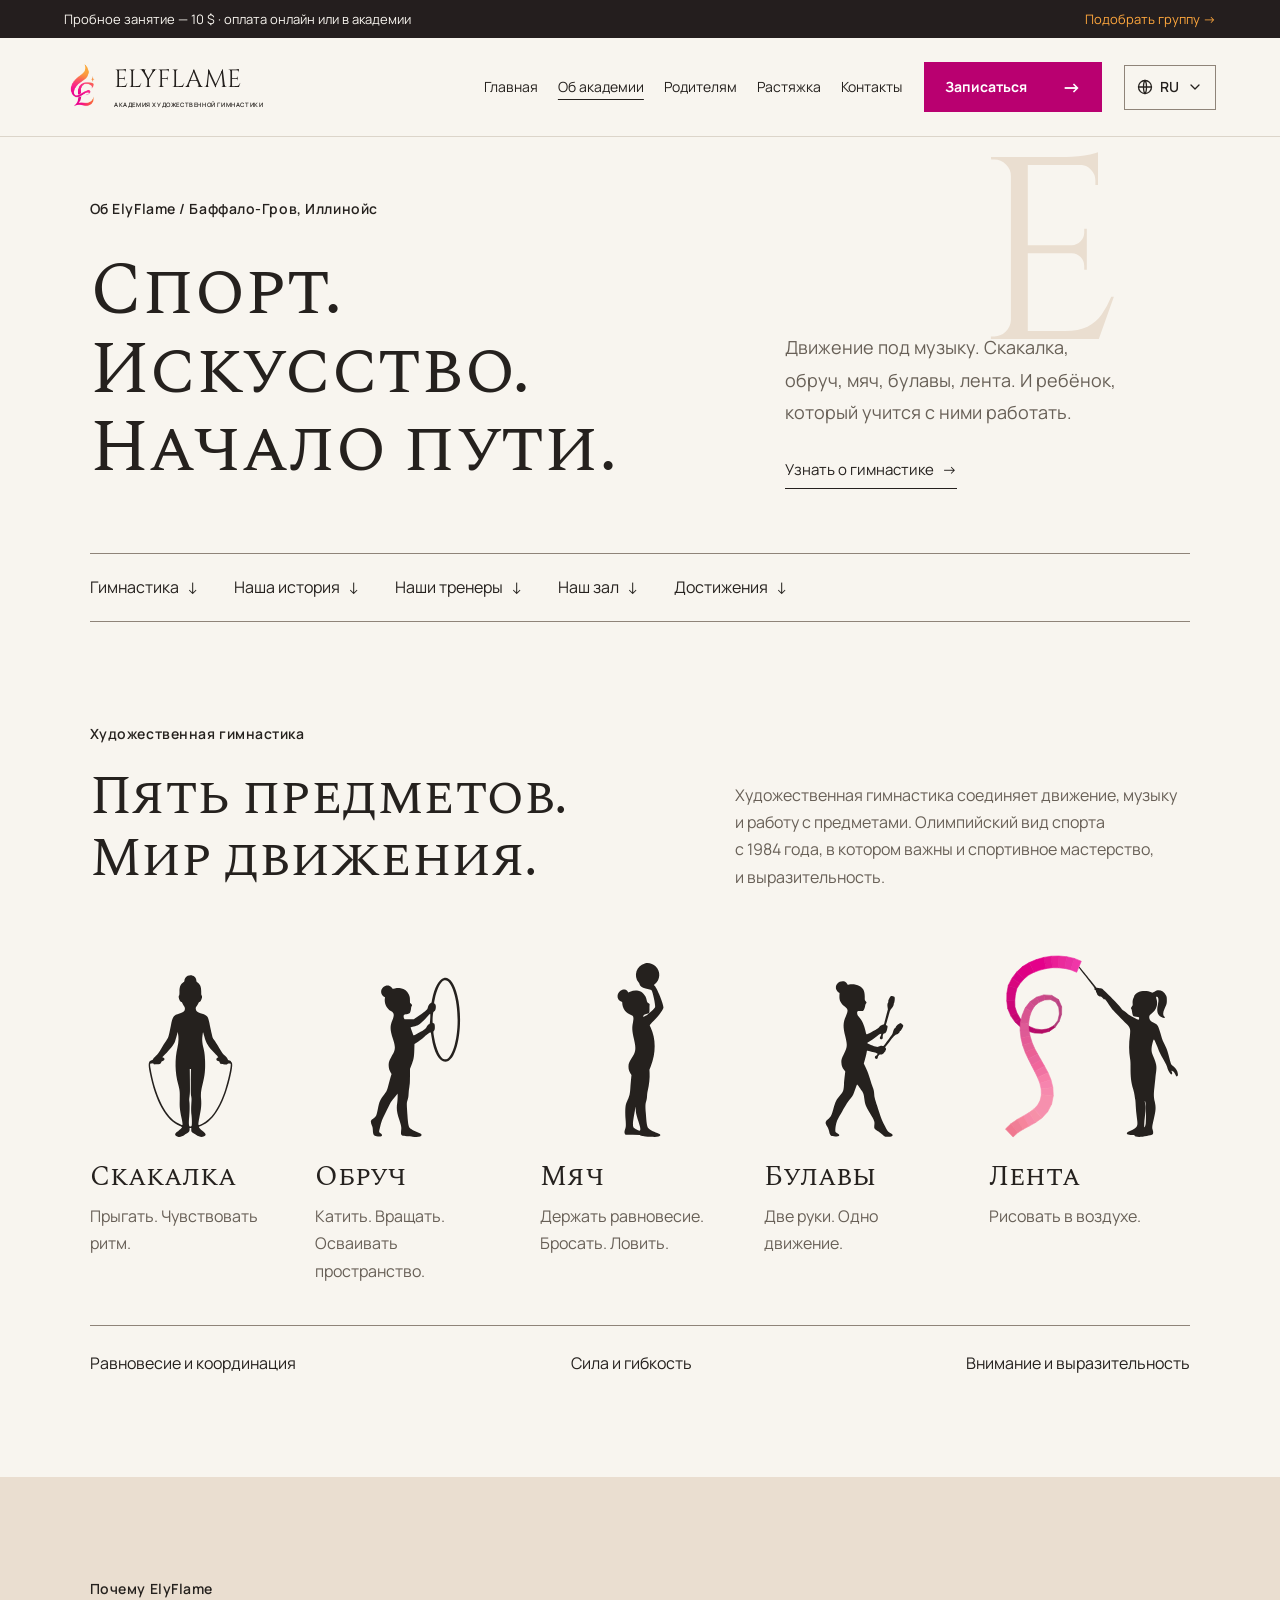
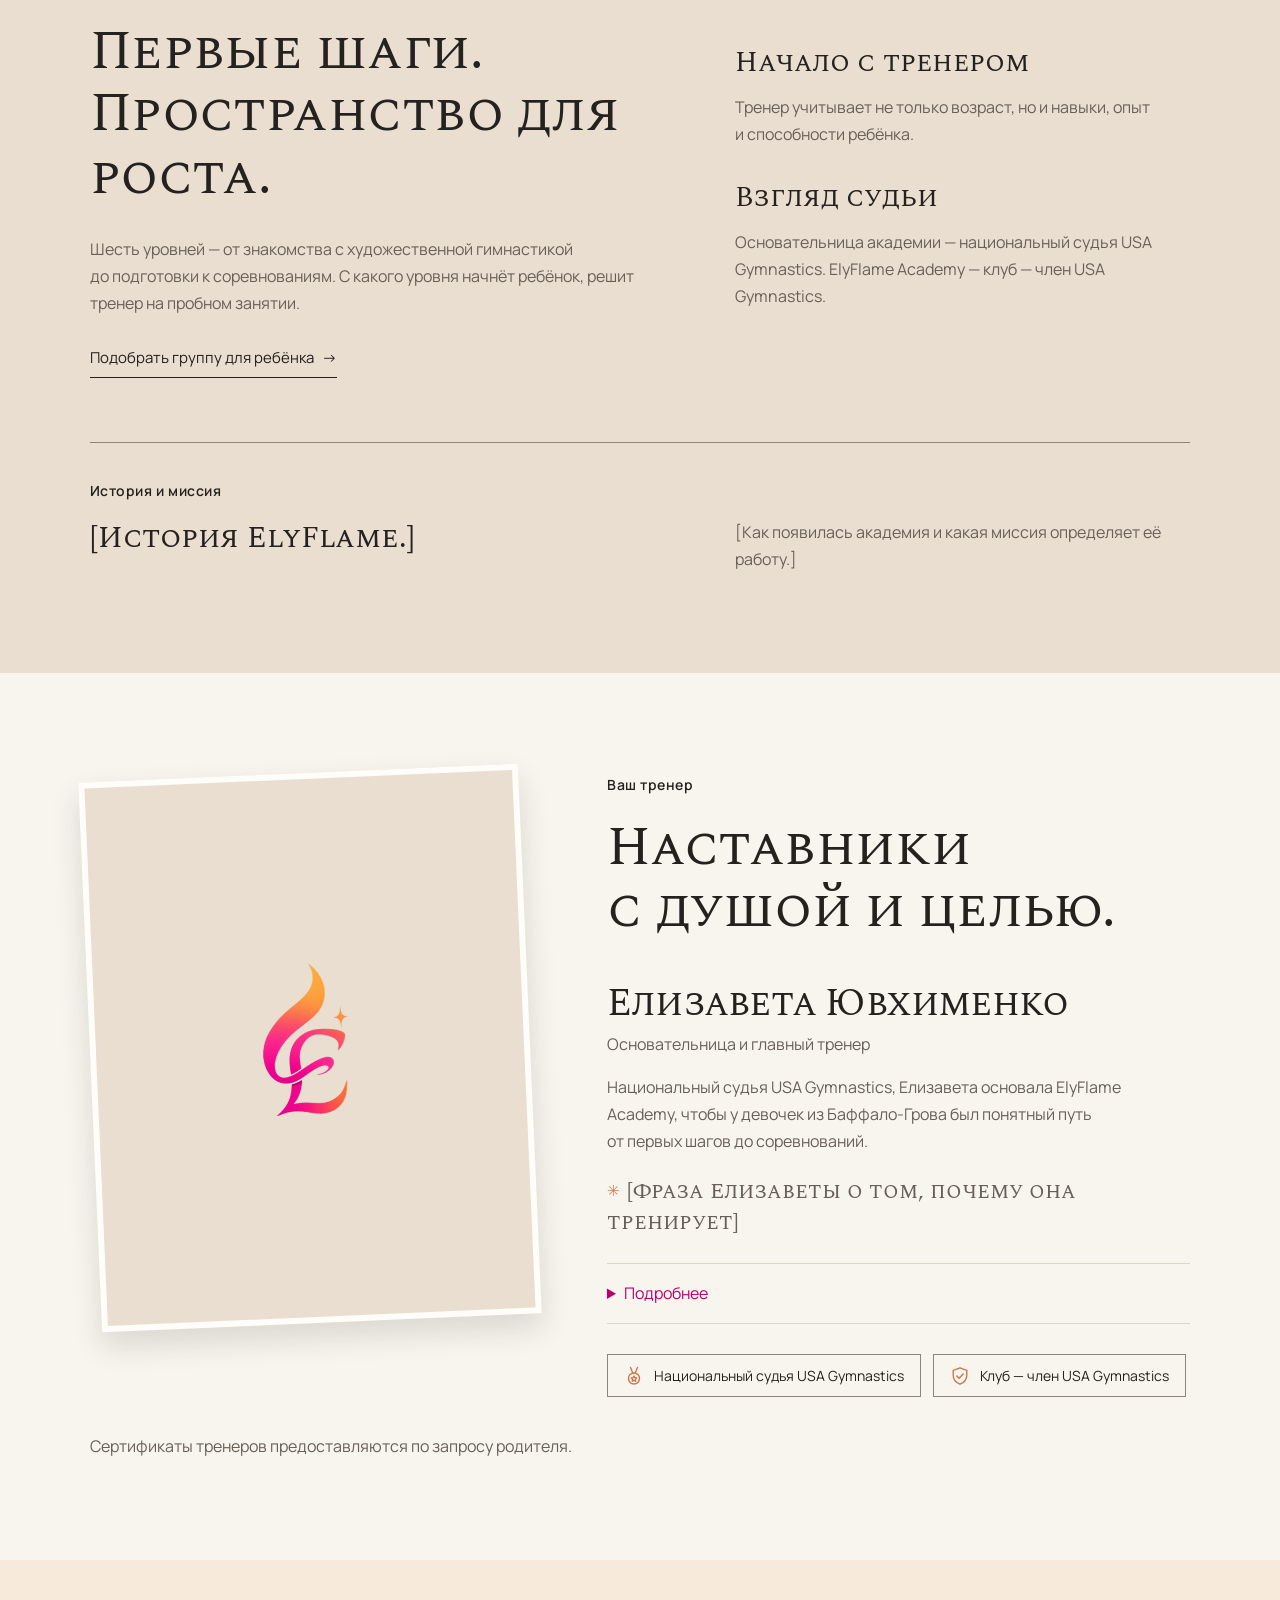
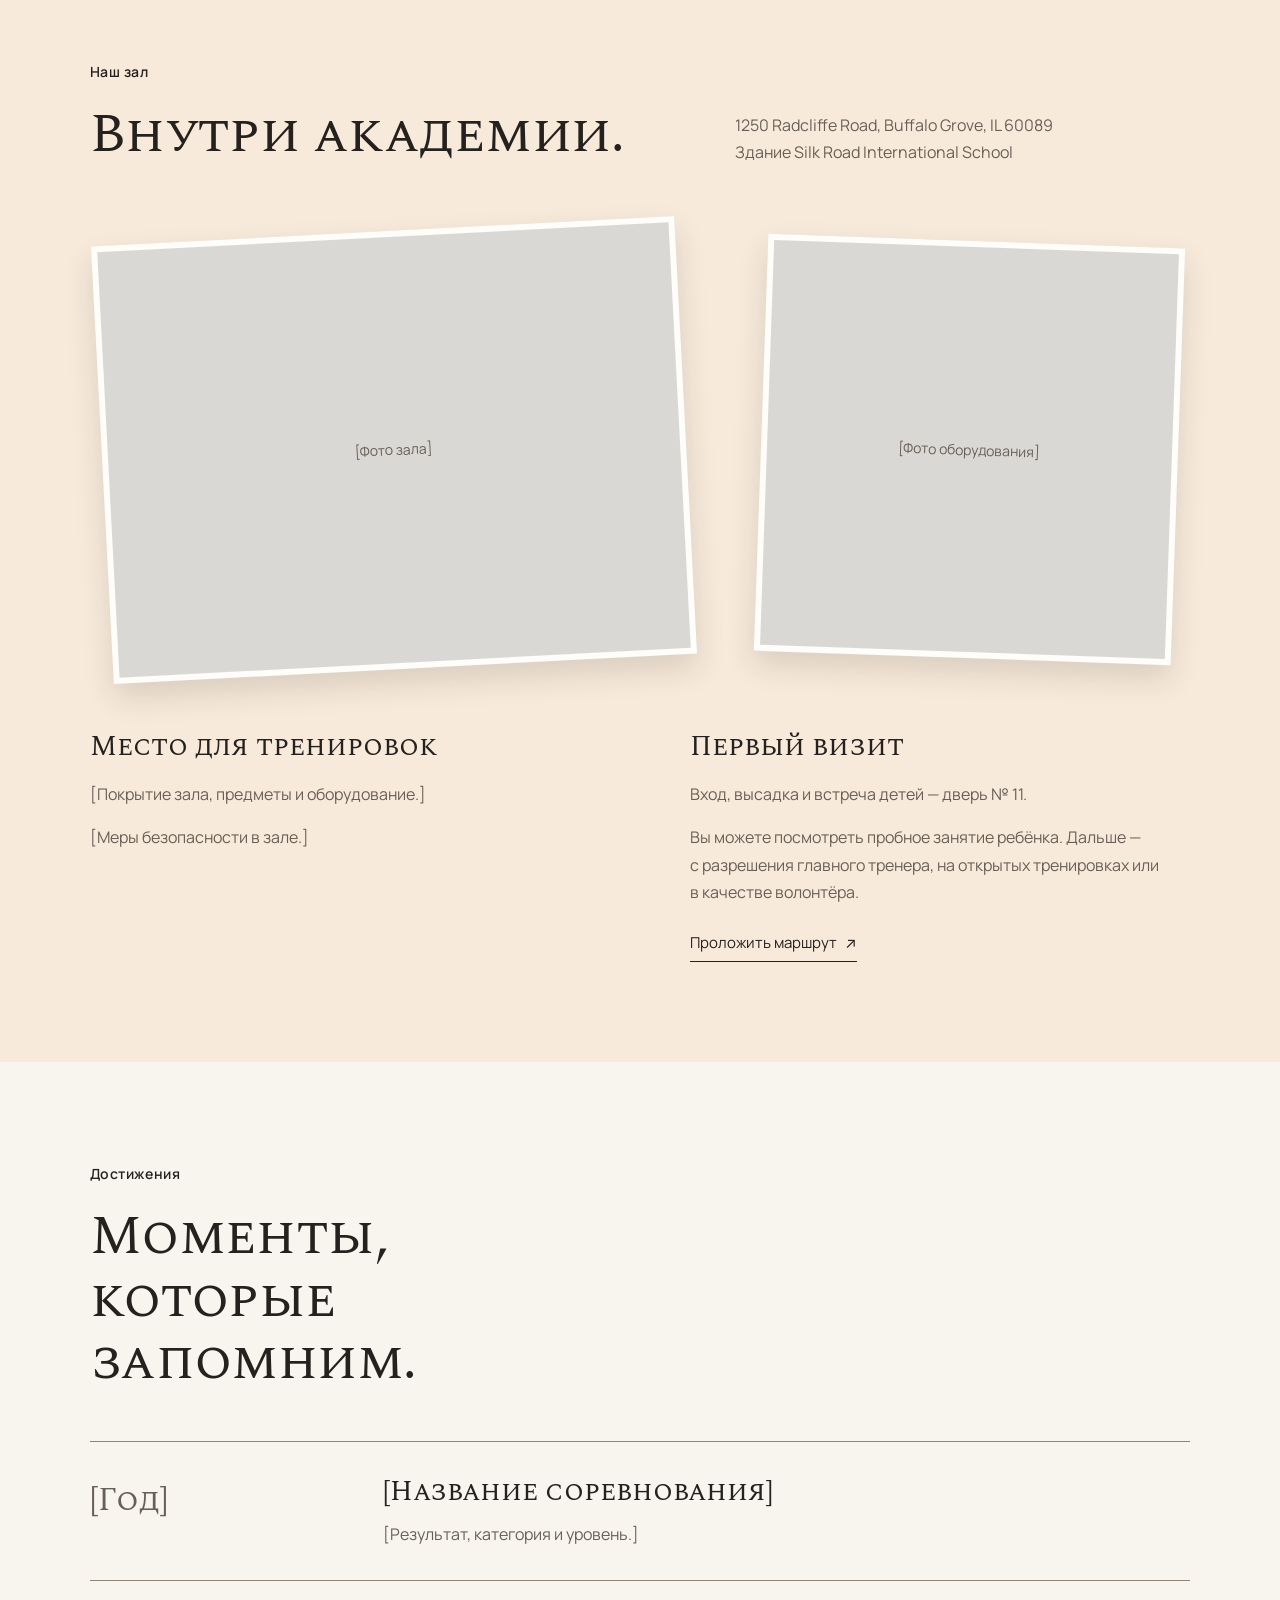
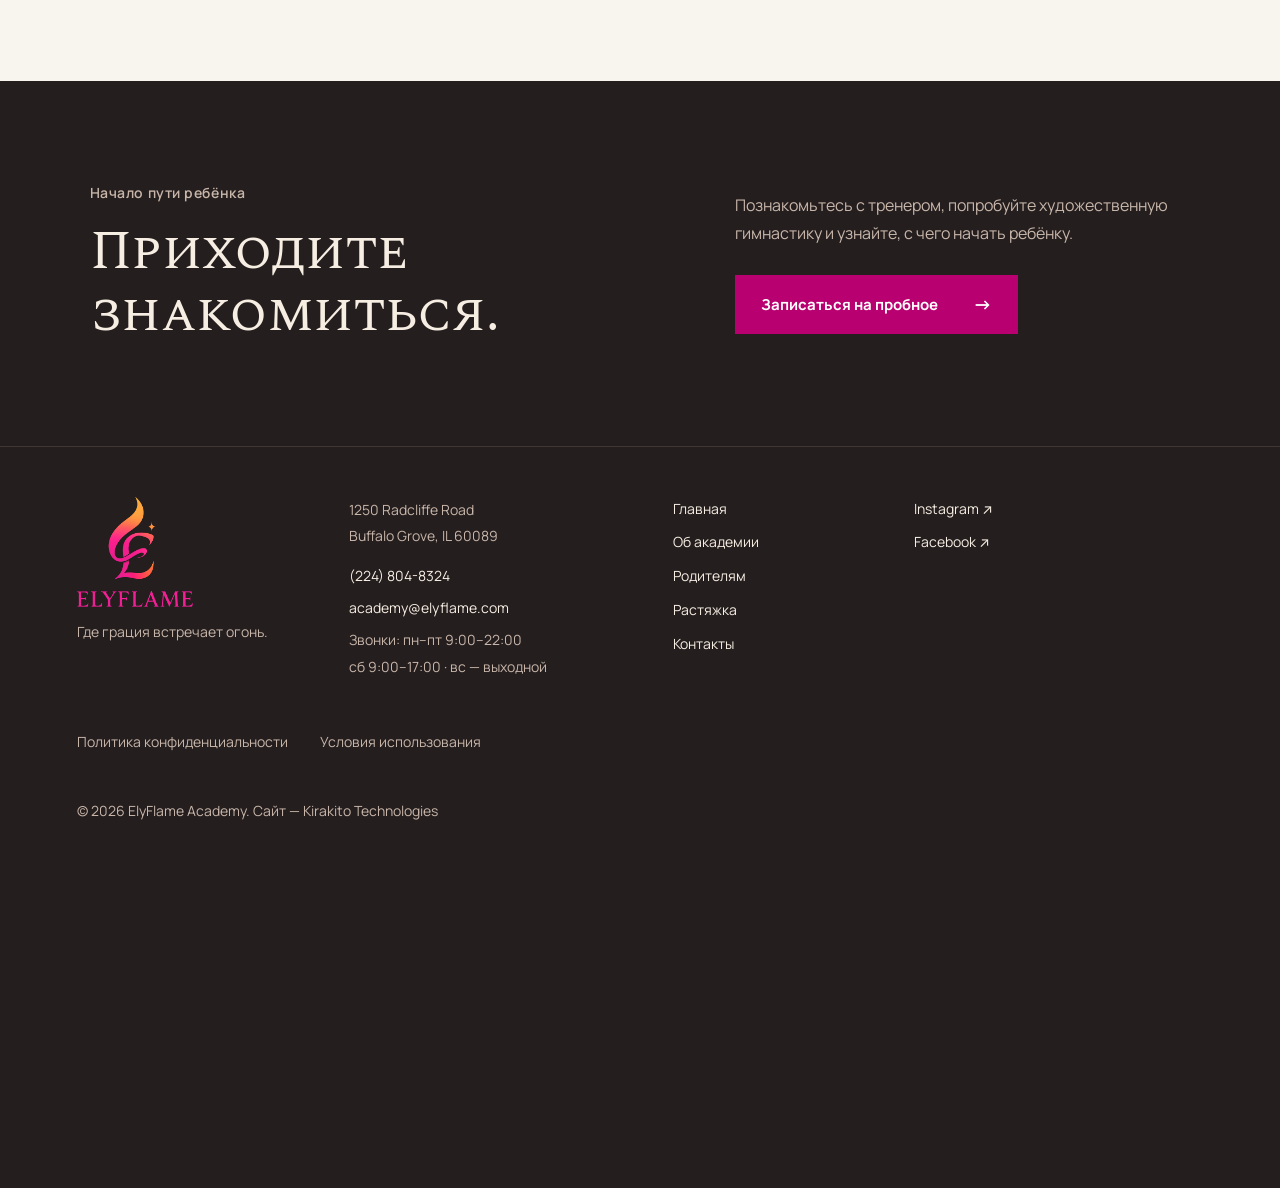
<file: ru/about/index.html>
<!doctype html>
<!-- Generated by tools/i18n.py. Edit the English source and translation tables. -->
<html lang="ru">
<head>
  <meta charset="UTF-8"><meta name="viewport" content="width=device-width, initial-scale=1">
  <title>Об&nbsp;ElyFlame — академия художественной гимнастики</title>
  <meta name="description" content="Знакомство с&nbsp;ElyFlame Academy: художественная гимнастика, тренеры, зал и&nbsp;путь ребёнка от&nbsp;первых шагов до&nbsp;соревнований.">
  <meta name="theme-color" content="#f8f5ef">
  <link rel="canonical" href="https://elyflame.com/ru/about/">
  <link rel="alternate" hreflang="en" href="https://elyflame.com/about/"><link rel="alternate" hreflang="ru" href="https://elyflame.com/ru/about/"><link rel="alternate" hreflang="uk" href="https://elyflame.com/uk/about/"><link rel="alternate" hreflang="x-default" href="https://elyflame.com/about/">
  <link rel="icon" href="../../assets/brand/Just_Logo__no_background_.png">
  <link rel="preconnect" href="https://fonts.googleapis.com"><link rel="preconnect" href="https://fonts.gstatic.com" crossorigin>
  <link href="https://fonts.googleapis.com/css2?family=Cinzel:wght@400;500;600&family=Spectral+SC:wght@400;500&family=Manrope:wght@400;500;600;700&display=swap" rel="stylesheet">
  <link rel="stylesheet" href="../../site.css"><script src="../site.js" defer></script>
</head>
<body class="about-page">
<a class="skip" href="#main">Перейти к&nbsp;содержанию</a>
<div class="announcement"><span>Пробное занятие&nbsp;— 10&nbsp;$ · оплата онлайн или в&nbsp;академии</span><a href="../#journey">Подобрать группу <span aria-hidden="true">→</span></a></div>
<header class="header">
  <a class="brand" href="../" aria-label="ElyFlame Academy, на&nbsp;главную"><img src="../../assets/brand/Just_Logo__no_background_.png" width="40" height="47" alt=""><span translate="no"><span>ELYFLAME</span><small>АКАДЕМИЯ ХУДОЖЕСТВЕННОЙ ГИМНАСТИКИ</small></span></a>
  <button class="menu-toggle" aria-expanded="false" aria-controls="navigation" aria-label="Меню"><span class="burger" aria-hidden="true"></span></button>
  <nav id="navigation" aria-label="Основное меню"><a href="../#home">Главная</a><a href="./" aria-current="page">Об академии</a><a href="../parents/">Родителям</a><a href="../stretching/">Растяжка</a><a href="../contact/">Контакты</a><div class="lang-pills" role="group" aria-label="Язык" translate="no"><a href="../../about/" hreflang="en" lang="en">EN</a><a href="./" hreflang="ru" lang="ru" aria-current="page">RU</a><a href="../../uk/about/" hreflang="uk" lang="uk">UA</a></div></nav>
  <a class="button header-cta" href="../#trial">Записаться <span aria-hidden="true">→</span></a>
  <details class="lang-menu" translate="no"><summary aria-label="Язык: RU"><svg class="lang-icon" viewBox="0 0 16 16" aria-hidden="true" focusable="false"><circle cx="8" cy="8" r="6.5"/><path d="M1.5 8h13M8 1.5c2 2.2 2 10.8 0 13M8 1.5c-2 2.2-2 10.8 0 13"/></svg>RU<svg class="lang-chevron" viewBox="0 0 16 16" aria-hidden="true" focusable="false"><path d="m4 6 4 4 4-4"/></svg></summary><ul><li><a href="../../about/" hreflang="en" lang="en">English</a></li><li><a href="./" hreflang="ru" lang="ru" aria-current="page">Русский</a></li><li><a href="../../uk/about/" hreflang="uk" lang="uk">Українська</a></li></ul></details>
</header>
<main id="main">
<section class="about-intro section" id="about">
 <p class="eyebrow">Об&nbsp;ElyFlame / Баффало-Гров, Иллинойс</p>
 <h1>Спорт.<br>Искусство.<br><em>Начало пути.</em></h1>
 <div class="about-intro-note"><span class="intro-mark" aria-hidden="true">E</span><p>Движение под музыку. Скакалка, обруч, мяч, булавы, лента. И&nbsp;ребёнок, который учится с&nbsp;ними работать.</p><a class="text-link" href="#the-sport">Узнать о&nbsp;гимнастике <span aria-hidden="true">→</span></a></div>
 <nav class="about-contents page-index" aria-label="На этой странице"><a href="#the-sport">Гимнастика</a><a href="#our-story">Наша история</a><a href="#coaches">Наши тренеры</a><a href="#the-space">Наш зал</a><a href="#achievements">Достижения</a></nav>
</section>
<section class="section sport-section" id="the-sport">
 <div class="about-section-heading"><p class="eyebrow">Художественная гимнастика</p><h2>Пять предметов.<br>Мир движения.</h2><p>Художественная гимнастика соединяет движение, музыку и&nbsp;работу с&nbsp;предметами. Олимпийский вид спорта с&nbsp;1984&nbsp;года, в&nbsp;котором важны и&nbsp;спортивное мастерство, и&nbsp;выразительность.</p></div>
 <ul class="apparatus-lineup">
  <li class="apparatus-rope"><svg class="apparatus-kid" viewBox="0 0 460 760" preserveAspectRatio="xMidYMax meet" aria-hidden="true" focusable="false"><use href="../../assets/gymnast/team.svg#kid-10" x="56.5" y="91" width="347" height="659"/></svg><h3>Скакалка</h3><p>Прыгать. Чувствовать ритм.</p></li>
  <li class="apparatus-hoop"><svg class="apparatus-kid" viewBox="0 0 460 760" preserveAspectRatio="xMidYMax meet" aria-hidden="true" focusable="false"><use href="../../assets/gymnast/team.svg#kid-3" x="45.5" y="101" width="369" height="649"/></svg><h3>Обруч</h3><p>Катить. Вращать. Осваивать пространство.</p></li>
  <li class="apparatus-ball"><svg class="apparatus-kid" viewBox="0 0 460 760" preserveAspectRatio="xMidYMax meet" aria-hidden="true" focusable="false"><use href="../../assets/gymnast/team.svg#kid-1" x="132" y="42" width="196" height="708"/></svg><h3>Мяч</h3><p>Держать равновесие. Бросать. Ловить.</p></li>
  <li class="apparatus-clubs"><svg class="apparatus-kid" viewBox="0 0 460 760" preserveAspectRatio="xMidYMax meet" aria-hidden="true" focusable="false"><use href="../../assets/gymnast/team.svg#kid-7" x="68.5" y="115" width="323" height="635"/></svg><h3>Булавы</h3><p>Две руки. Одно движение.</p></li>
  <li class="apparatus-ribbon"><svg class="apparatus-kid" viewBox="0 0 760 760" preserveAspectRatio="xMidYMax meet" aria-hidden="true" focusable="false"><use href="../../assets/gymnast/team.svg#kid-6" x="330" y="57" width="410" height="693"/><g class="apparatus-satin" transform="scale(4)" data-d="M 84.5 15.75 C 64 4 18 12 16 46 C 14 84 62 92 66 64 C 70 38 34 40 30 70 C 26 104 60 124 52 150 C 46 170 20 170 12 186"></g></svg><h3>Лента</h3><p>Рисовать в&nbsp;воздухе.</p></li>
 </ul>
 <div class="movement-notes"><p>Равновесие и&nbsp;координация</p><p>Сила и&nbsp;гибкость</p><p>Внимание и&nbsp;выразительность</p></div>
</section>
<section class="section academy-story" id="our-story">
 <div><p class="eyebrow">Почему ElyFlame</p><h2>Первые шаги.<br>Пространство для роста.</h2><p>Шесть уровней&nbsp;— от&nbsp;знакомства с&nbsp;художественной гимнастикой до&nbsp;подготовки к&nbsp;соревнованиям. С&nbsp;какого уровня начнёт ребёнок, решит тренер на&nbsp;пробном занятии.</p><a class="text-link" href="../#journey">Подобрать группу для ребёнка <span aria-hidden="true">→</span></a></div>
 <div class="story-principles"><article><h3>Начало с&nbsp;тренером</h3><p>Тренер учитывает не&nbsp;только возраст, но&nbsp;и&nbsp;навыки, опыт и&nbsp;способности ребёнка.</p></article><article><h3>Взгляд судьи</h3><p>Основательница академии&nbsp;— национальный судья USA Gymnastics. ElyFlame Academy&nbsp;— клуб&nbsp;— член USA Gymnastics.</p></article></div>
 <div class="story-manuscript" data-requires-content><p class="eyebrow">История и&nbsp;миссия</p><h3>[История ElyFlame.]</h3><p>[Как появилась академия и&nbsp;какая миссия определяет её работу.]</p></div>
</section>
<section class="section coaches" id="coaches" data-requires-content>
 <div class="founder">
  <div class="founder-head"><p class="eyebrow"><span class="coach-eyebrow-solo">Ваш тренер</span><span class="coach-eyebrow-team" hidden>Наши тренеры</span></p><h2>Наставники<br><em>с&nbsp;душой и&nbsp;целью.</em></h2></div>
  <div class="founder-photo is-empty" role="img" aria-label="Место для портрета основательницы"></div>
  <div class="founder-body">
   <h3 class="founder-name">Елизавета Ювхименко</h3>
   <p class="founder-role">Основательница и&nbsp;главный тренер</p>
   <p>Национальный судья USA Gymnastics, Елизавета основала ElyFlame Academy, чтобы у&nbsp;девочек из&nbsp;Баффало-Грова был понятный путь от&nbsp;первых шагов до&nbsp;соревнований.</p>
   <blockquote class="founder-quote"><p>[Фраза Елизаветы о&nbsp;том, почему она тренирует]</p></blockquote>
   <details class="coach-bio"><summary>Подробнее</summary><p>[Биография, опыт и&nbsp;достижения основательницы.]</p></details>
   <ul class="badges" aria-label="Квалификация"><li><svg viewBox="0 0 20 20" aria-hidden="true" focusable="false"><path d="M6.5 1.5 9 7.5M13.5 1.5 11 7.5"/><circle cx="10" cy="12.5" r="5.5"/><path d="m10 10 .9 1.7 1.9.3-1.4 1.3.3 1.9-1.7-.9-1.7.9.3-1.9-1.4-1.3 1.9-.3z"/></svg>Национальный судья USA Gymnastics</li><li><svg viewBox="0 0 20 20" aria-hidden="true" focusable="false"><path d="M10 1.8 16.8 4.3v4.9c0 4.3-2.9 7.4-6.8 9-3.9-1.6-6.8-4.7-6.8-9V4.3z"/><path d="m6.9 10 2.2 2.2 4.1-4.3"/></svg>Клуб&nbsp;— член USA Gymnastics</li></ul>
  </div>
 </div>
 <p class="coach-certificates">Сертификаты тренеров предоставляются по&nbsp;запросу родителя.</p>
 <div class="team-block" hidden>
  <p class="eyebrow">Команда</p>
  <ul class="team-list"></ul>
  <template id="team-card"><li class="team-card"><div class="team-photo"></div><h4></h4><p class="team-role"></p><p class="team-focus"></p><details class="coach-bio"><summary>Подробнее</summary><p class="team-bio"></p></details></li></template>
  <script type="application/json" id="team-data">[]</script>
 </div>
</section>
<section class="section academy-space" id="the-space">
 <div class="about-section-heading"><p class="eyebrow">Наш зал</p><h2>Внутри академии.</h2><p>1250 Radcliffe Road, Buffalo Grove, IL 60089<br>Здание Silk Road International School</p></div>
 <ul class="gallery-grid space-gallery" data-requires-content><li><div class="photo-slot">[Фото зала]</div></li><li><div class="photo-slot">[Фото оборудования]</div></li></ul>
 <div class="space-notes"><div data-requires-content><h3>Место для тренировок</h3><p>[Покрытие зала, предметы и&nbsp;оборудование.]</p><p>[Меры безопасности в&nbsp;зале.]</p></div><div><h3>Первый визит</h3><p>Вход, высадка и&nbsp;встреча детей&nbsp;— дверь №&nbsp;11.</p><p>Вы можете посмотреть пробное занятие ребёнка. Дальше&nbsp;— с&nbsp;разрешения главного тренера, на&nbsp;открытых тренировках или в&nbsp;качестве волонтёра.</p><a class="text-link" href="https://www.google.com/maps/search/?api=1&amp;query=1250+Radcliffe+Rd+Buffalo+Grove+IL+60089" target="_blank" rel="noopener">Проложить маршрут <span aria-hidden="true">↗</span></a></div></div>
</section>
<section class="section achievements-section" id="achievements">
 <div class="about-section-heading"><p class="eyebrow">Достижения</p><h2>Моменты, которые запомним.</h2></div>
 <ol class="achievement-list" data-requires-content><li><span class="achievement-year">[Год]</span><div><h3>[Название соревнования]</h3><p>[Результат, категория и&nbsp;уровень.]</p></div></li></ol>
</section>
<section class="about-trial section"><div><p class="eyebrow">Начало пути ребёнка</p><h2>Приходите знакомиться.</h2></div><div><p>Познакомьтесь с&nbsp;тренером, попробуйте художественную гимнастику и&nbsp;узнайте, с&nbsp;чего начать ребёнку.</p><a class="button" href="../#trial">Записаться на&nbsp;пробное <span aria-hidden="true">→</span></a></div></section>
</main>
<footer class="site-footer">
 <div class="footer-identity"><a href="../#home"><img class="footer-logo" src="../../assets/brand/Logo_dark.jpg" alt="ElyFlame Academy, академия художественной гимнастики" width="160" height="160"></a><p>Где грация встречает огонь.</p></div>
 <div class="footer-contact"><p translate="no">1250 Radcliffe Road<br>Buffalo Grove, IL 60089</p><a href="tel:+12248048324">(224) 804-8324</a><a href="mailto:academy@elyflame.com">academy@elyflame.com</a><p>Звонки: пн–пт 9:00–22:00<br>сб 9:00–17:00 · вс&nbsp;— выходной</p></div>
 <nav aria-label="Разделы сайта"><a href="../#home">Главная</a><a href="./">Об академии</a><a href="../parents/">Родителям</a><a href="../stretching/">Растяжка</a><a href="../contact/">Контакты</a></nav>
 <div class="footer-social"><a href="https://www.instagram.com/elyflamerg_yuvkhimenko" target="_blank" rel="noopener">Instagram ↗</a><a href="https://www.facebook.com/profile.php?id=61573847340841" target="_blank" rel="noopener">Facebook ↗</a></div>
 <nav class="footer-legal" aria-label="Правовая информация"><a href="/ru/privacy">Политика конфиденциальности</a><a href="/ru/terms">Условия использования</a></nav>
 <p class="copyright">© 2026 ElyFlame Academy. Сайт&nbsp;— Kirakito Technologies</p>
 <div class="footer-team"></div>
</footer>
</body></html>
</file>
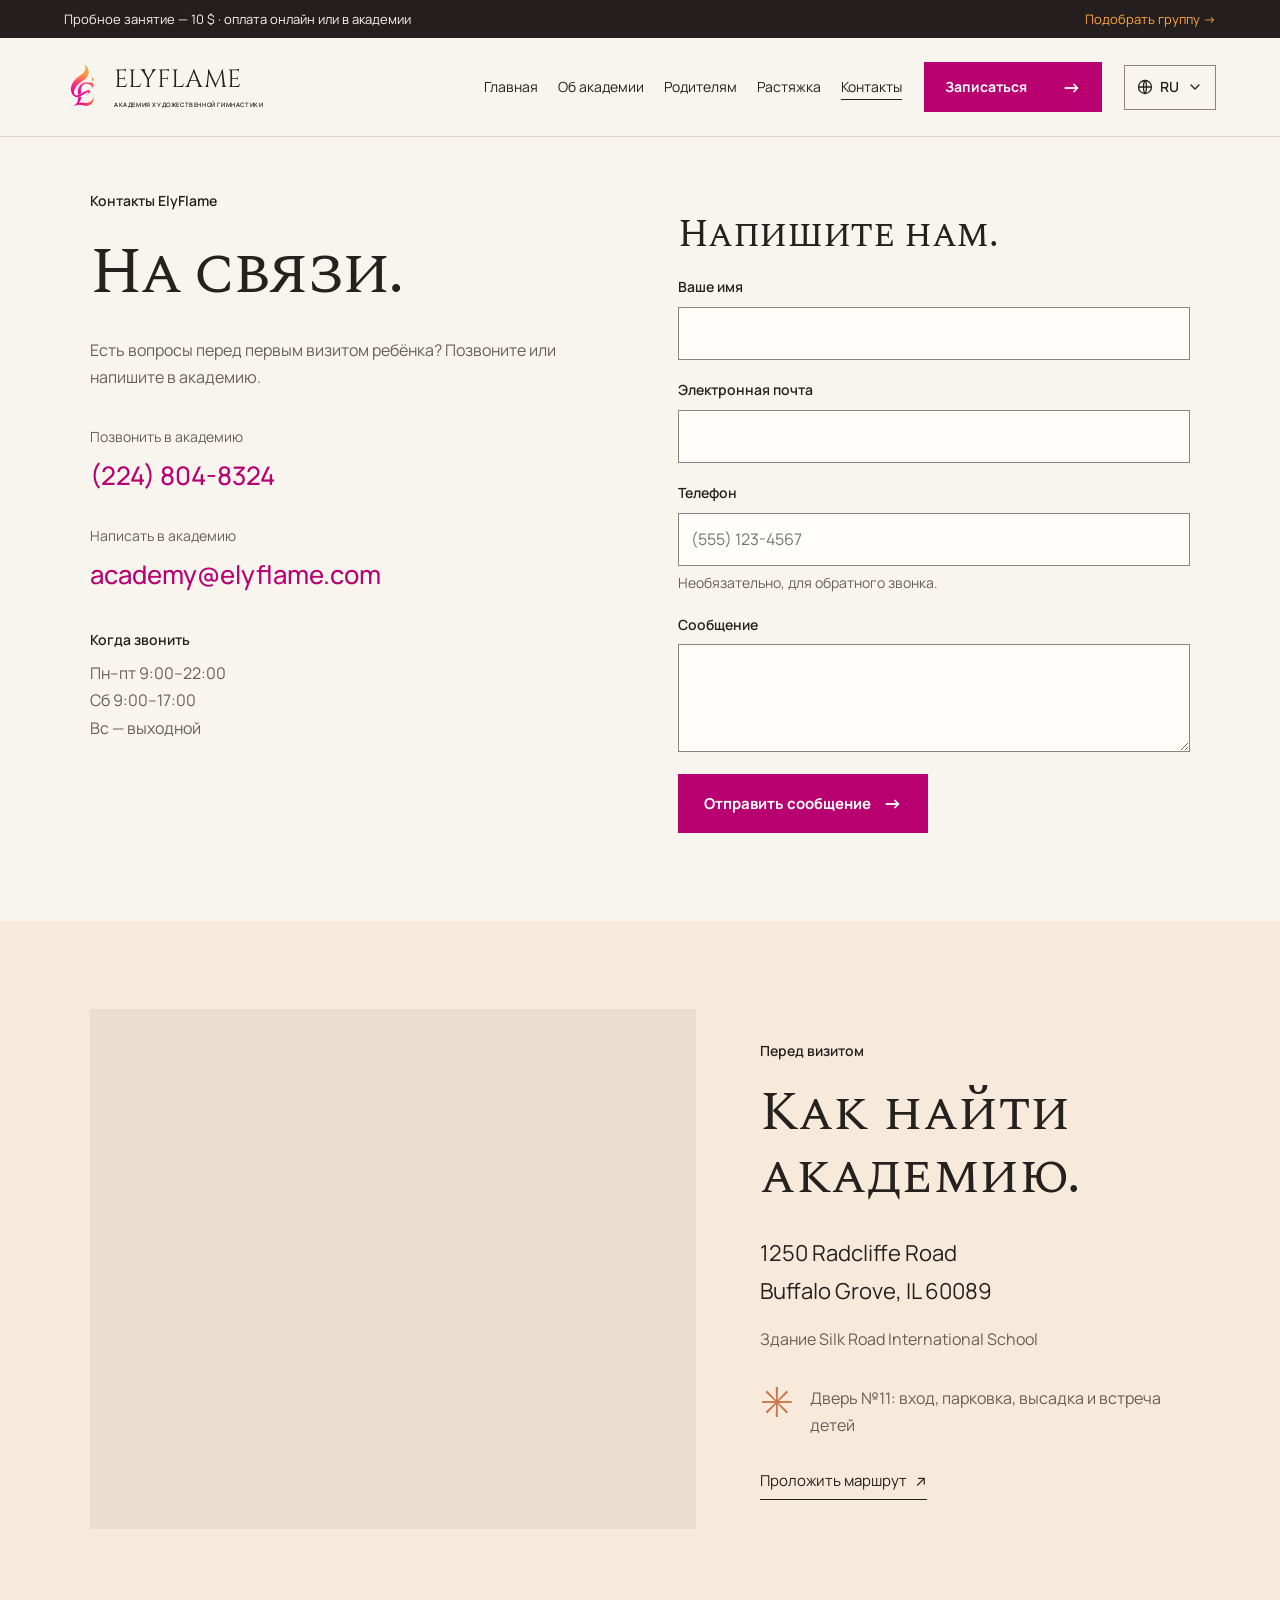
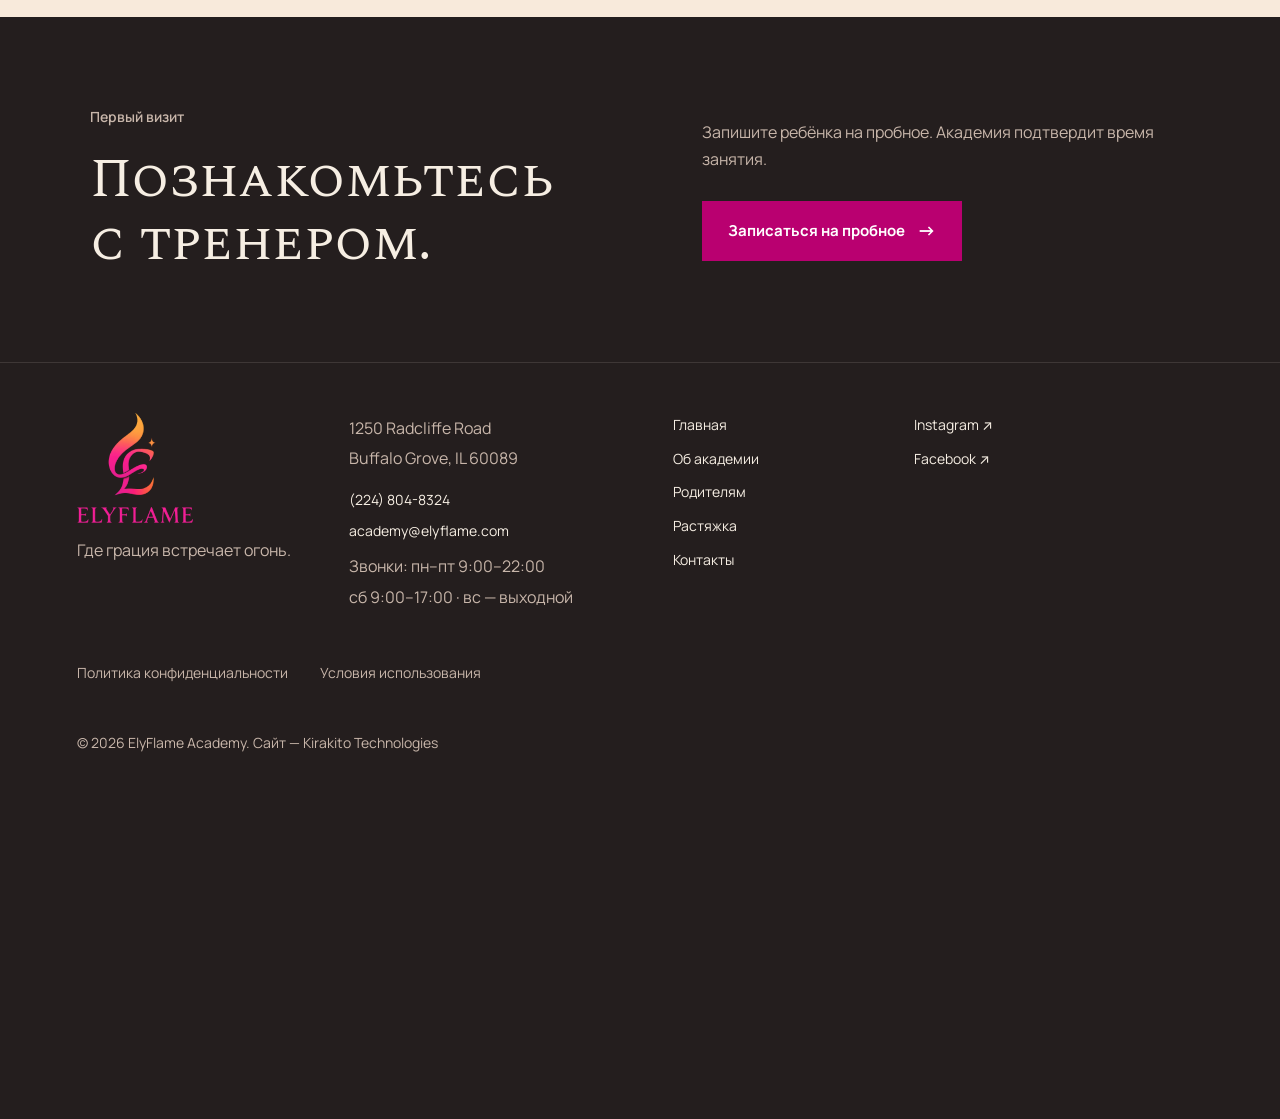
<file: ru/contact/index.html>
<!doctype html>
<!-- Generated by tools/i18n.py. Edit the English source and translation tables. -->
<html lang="ru">
<head>
  <meta charset="UTF-8"><meta name="viewport" content="width=device-width, initial-scale=1">
  <title>Контакты ElyFlame — как добраться в&nbsp;Баффало-Гров</title>
  <meta name="description" content="Контакты ElyFlame Academy в&nbsp;Баффало-Гров: телефон, почта, часы звонков и&nbsp;вход №&nbsp;11 по&nbsp;адресу 1250 Radcliffe Road.">
  <meta name="theme-color" content="#f8f5ef">
  <link rel="canonical" href="https://elyflame.com/ru/contact/">
  <link rel="alternate" hreflang="en" href="https://elyflame.com/contact/"><link rel="alternate" hreflang="ru" href="https://elyflame.com/ru/contact/"><link rel="alternate" hreflang="uk" href="https://elyflame.com/uk/contact/"><link rel="alternate" hreflang="x-default" href="https://elyflame.com/contact/">
  <link rel="icon" href="../../assets/brand/Just_Logo__no_background_.png">
  <link rel="preconnect" href="https://fonts.googleapis.com"><link rel="preconnect" href="https://fonts.gstatic.com" crossorigin>
  <link href="https://fonts.googleapis.com/css2?family=Cinzel:wght@400;500;600&family=Spectral+SC:wght@400;500&family=Manrope:wght@400;500;600;700&display=swap" rel="stylesheet">
  <link rel="stylesheet" href="../../site.css"><script src="../site.js" defer></script>
</head>
<body class="info-page contact-page">
<a class="skip" href="#main">Перейти к&nbsp;содержанию</a>
<div class="announcement"><span>Пробное занятие&nbsp;— 10&nbsp;$ · оплата онлайн или в&nbsp;академии</span><a href="../#journey">Подобрать группу <span aria-hidden="true">→</span></a></div>
<header class="header">
  <a class="brand" href="../" aria-label="ElyFlame Academy, на&nbsp;главную"><img src="../../assets/brand/Just_Logo__no_background_.png" width="40" height="47" alt=""><span translate="no"><span>ELYFLAME</span><small>АКАДЕМИЯ ХУДОЖЕСТВЕННОЙ ГИМНАСТИКИ</small></span></a>
  <button class="menu-toggle" aria-expanded="false" aria-controls="navigation" aria-label="Меню"><span class="burger" aria-hidden="true"></span></button>
  <nav id="navigation" aria-label="Основное меню"><a href="../#home">Главная</a><a href="../about/">Об академии</a><a href="../parents/">Родителям</a><a href="../stretching/">Растяжка</a><a href="./" aria-current="page">Контакты</a><div class="lang-pills" role="group" aria-label="Язык" translate="no"><a href="../../contact/" hreflang="en" lang="en">EN</a><a href="./" hreflang="ru" lang="ru" aria-current="page">RU</a><a href="../../uk/contact/" hreflang="uk" lang="uk">UA</a></div></nav>
  <a class="button header-cta" href="../#trial">Записаться <span aria-hidden="true">→</span></a>
  <details class="lang-menu" translate="no"><summary aria-label="Язык: RU"><svg class="lang-icon" viewBox="0 0 16 16" aria-hidden="true" focusable="false"><circle cx="8" cy="8" r="6.5"/><path d="M1.5 8h13M8 1.5c2 2.2 2 10.8 0 13M8 1.5c-2 2.2-2 10.8 0 13"/></svg>RU<svg class="lang-chevron" viewBox="0 0 16 16" aria-hidden="true" focusable="false"><path d="m4 6 4 4 4-4"/></svg></summary><ul><li><a href="../../contact/" hreflang="en" lang="en">English</a></li><li><a href="./" hreflang="ru" lang="ru" aria-current="page">Русский</a></li><li><a href="../../uk/contact/" hreflang="uk" lang="uk">Українська</a></li></ul></details>
</header>
<main id="main">
<section class="section inner-hero contact-hero"><div><p class="eyebrow">Контакты ElyFlame</p><h1>На&nbsp;связи.</h1><p>Есть вопросы перед первым визитом ребёнка? Позвоните или напишите в&nbsp;академию.</p><div class="contact-direct"><a class="direct-link" href="tel:+12248048324"><span>Позвонить в&nbsp;академию</span><strong>(224) 804-8324</strong></a><a class="direct-link" href="mailto:academy@elyflame.com"><span>Написать в&nbsp;академию</span><strong>academy@elyflame.com</strong></a></div><div class="contact-hours"><p class="eyebrow">Когда звонить</p><p>Пн–пт 9:00–22:00<br>Сб 9:00–17:00<br>Вс&nbsp;— выходной</p></div></div>
<form id="contact-form" method="post" action="/api/contact" novalidate>
<input type="hidden" name="language" value="ru">
<h2>Напишите нам.</h2>
<div class="field"><label for="contact-name">Ваше имя</label><input id="contact-name" name="name" autocomplete="name" required maxlength="100" aria-describedby="contact-name-error"><p class="field-error" id="contact-name-error" hidden>Введите ваше имя.</p></div>
<div class="field"><label for="contact-email">Электронная почта</label><input id="contact-email" name="email" type="email" autocomplete="email" required maxlength="254" aria-describedby="contact-email-error"><p class="field-error" id="contact-email-error" hidden>Введите корректный адрес почты.</p></div>
<div class="field"><label for="contact-phone">Телефон</label><input id="contact-phone" name="phone" type="tel" autocomplete="tel" maxlength="40" placeholder="(555) 123-4567" aria-describedby="contact-phone-hint contact-phone-error"><p class="field-hint" id="contact-phone-hint">Необязательно, для обратного звонка.</p><p class="field-error" id="contact-phone-error" hidden>Введите номер телефона: от&nbsp;10 до&nbsp;15 цифр.</p></div>
<div class="field"><label for="contact-message">Сообщение</label><textarea id="contact-message" name="message" rows="3" required maxlength="5000" aria-describedby="contact-message-error"></textarea><p class="field-error" id="contact-message-error" hidden>Введите сообщение.</p></div>
<button class="button" type="submit">Отправить сообщение <span aria-hidden="true">→</span></button><p id="contact-status" role="status" tabindex="-1" hidden>Сообщение отправлено! Академия ответит в&nbsp;течение 24&nbsp;часов.</p>
</form></section>
<section class="section arrival-section" id="arrival"><iframe class="contact-map" src="https://www.google.com/maps?q=1250+Radcliffe+Road,+Buffalo+Grove,+IL+60089&amp;output=embed" title="Google Maps: академия ElyFlame в&nbsp;Буффало-Гроув" loading="lazy" referrerpolicy="no-referrer-when-downgrade" allowfullscreen></iframe><div class="arrival-copy"><p class="eyebrow">Перед визитом</p><h2>Как найти<br>академию.</h2><p class="location-address" translate="no">1250 Radcliffe Road<br>Buffalo Grove, IL 60089</p><p>Здание Silk Road International School</p><p class="door-note"><span aria-hidden="true">✳</span>Дверь №11: вход, парковка, высадка и&nbsp;встреча детей</p><a class="text-link" href="https://www.google.com/maps/search/?api=1&amp;query=1250+Radcliffe+Rd+Buffalo+Grove+IL+60089" target="_blank" rel="noopener">Проложить маршрут <span aria-hidden="true">↗</span></a></div></section>
<section class="section inner-trial"><div><p class="eyebrow">Первый визит</p><h2>Познакомьтесь<br>с&nbsp;тренером.</h2></div><div><p>Запишите ребёнка на&nbsp;пробное. Академия подтвердит время занятия.</p><a class="button" href="../#trial">Записаться на&nbsp;пробное <span aria-hidden="true">→</span></a></div></section>
</main>
<footer class="site-footer">
 <div class="footer-identity"><a href="../#home"><img class="footer-logo" src="../../assets/brand/Logo_dark.jpg" alt="ElyFlame Academy, академия художественной гимнастики" width="160" height="160"></a><p>Где грация встречает огонь.</p></div>
 <div class="footer-contact"><p translate="no">1250 Radcliffe Road<br>Buffalo Grove, IL 60089</p><a href="tel:+12248048324">(224) 804-8324</a><a href="mailto:academy@elyflame.com">academy@elyflame.com</a><p>Звонки: пн–пт 9:00–22:00<br>сб 9:00–17:00 · вс&nbsp;— выходной</p></div>
 <nav aria-label="Разделы сайта"><a href="../#home">Главная</a><a href="../about/">Об академии</a><a href="../parents/">Родителям</a><a href="../stretching/">Растяжка</a><a href="./">Контакты</a></nav>
 <div class="footer-social"><a href="https://www.instagram.com/elyflamerg_yuvkhimenko" target="_blank" rel="noopener">Instagram ↗</a><a href="https://www.facebook.com/profile.php?id=61573847340841" target="_blank" rel="noopener">Facebook ↗</a></div>
 <nav class="footer-legal" aria-label="Правовая информация"><a href="/ru/privacy">Политика конфиденциальности</a><a href="/ru/terms">Условия использования</a></nav>
 <p class="copyright">© 2026 ElyFlame Academy. Сайт&nbsp;— Kirakito Technologies</p>
 <div class="footer-team"></div>
</footer>
</body></html>
</file>
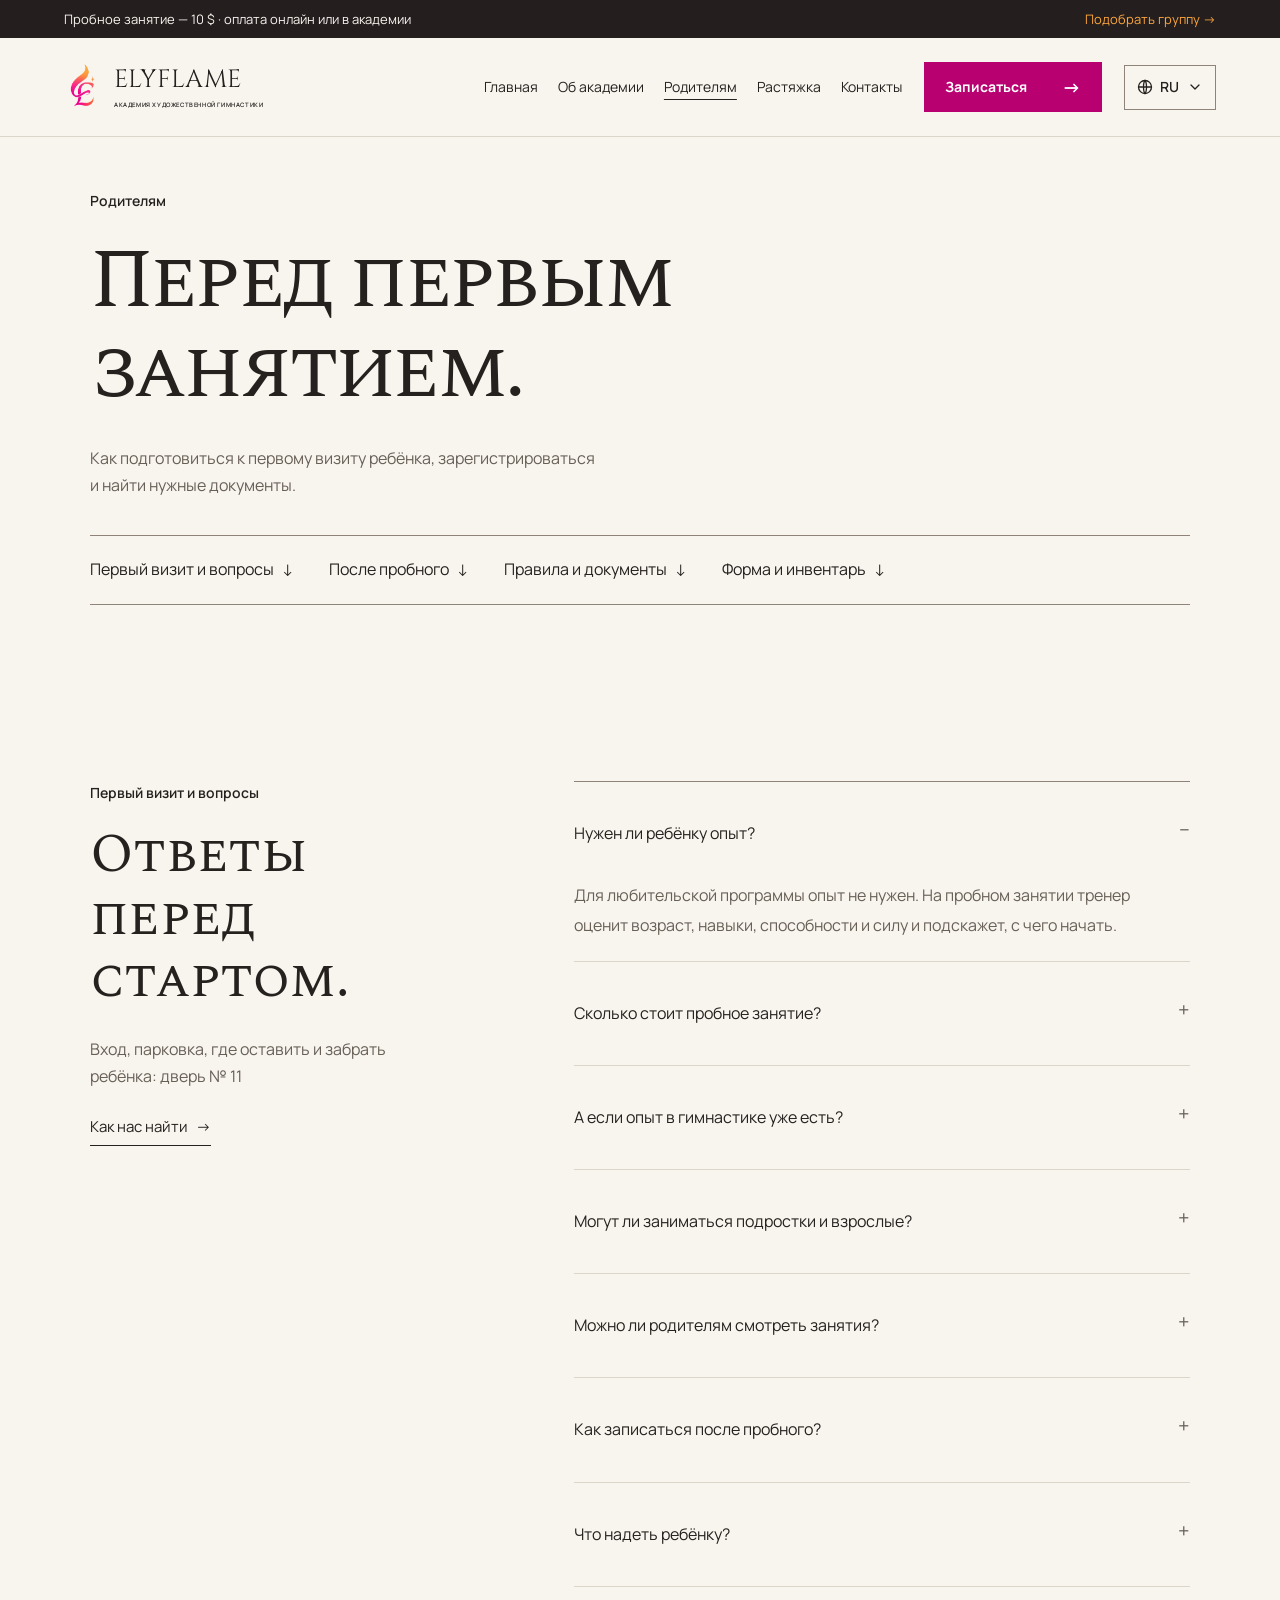
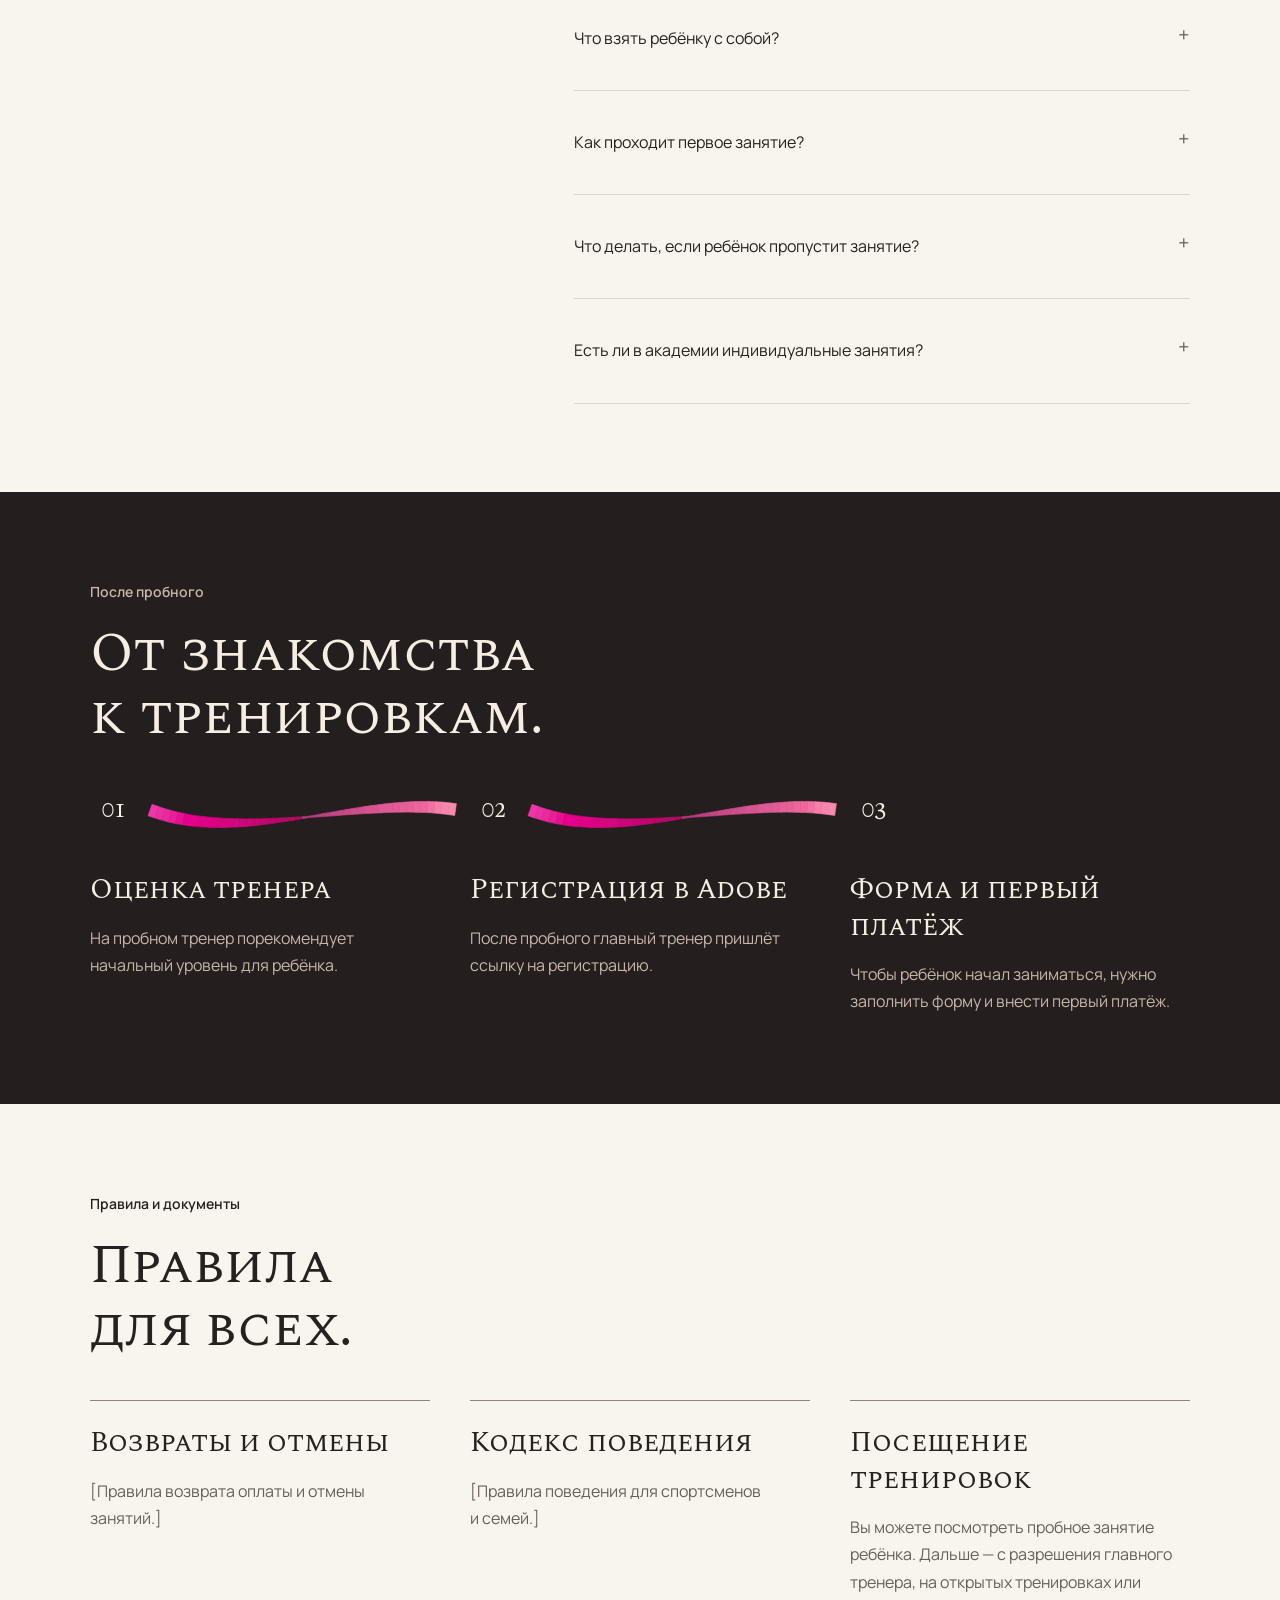
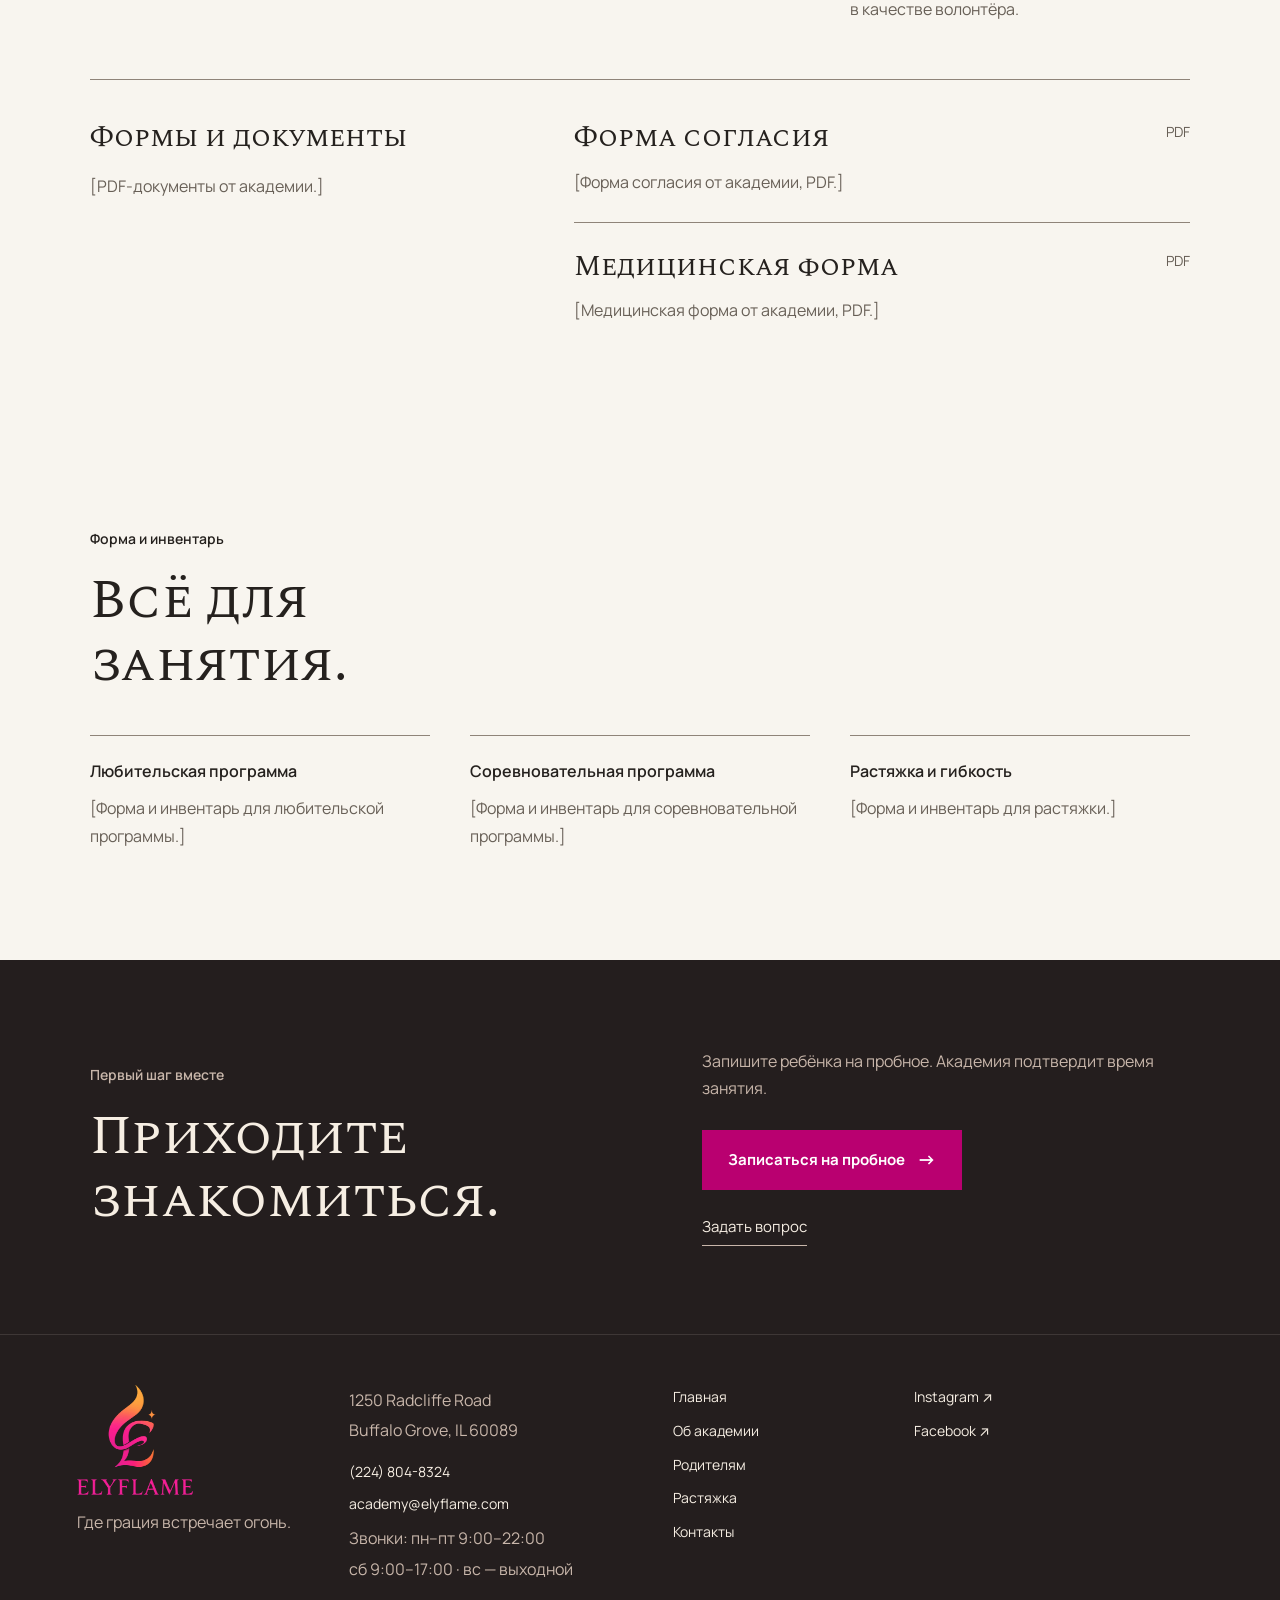
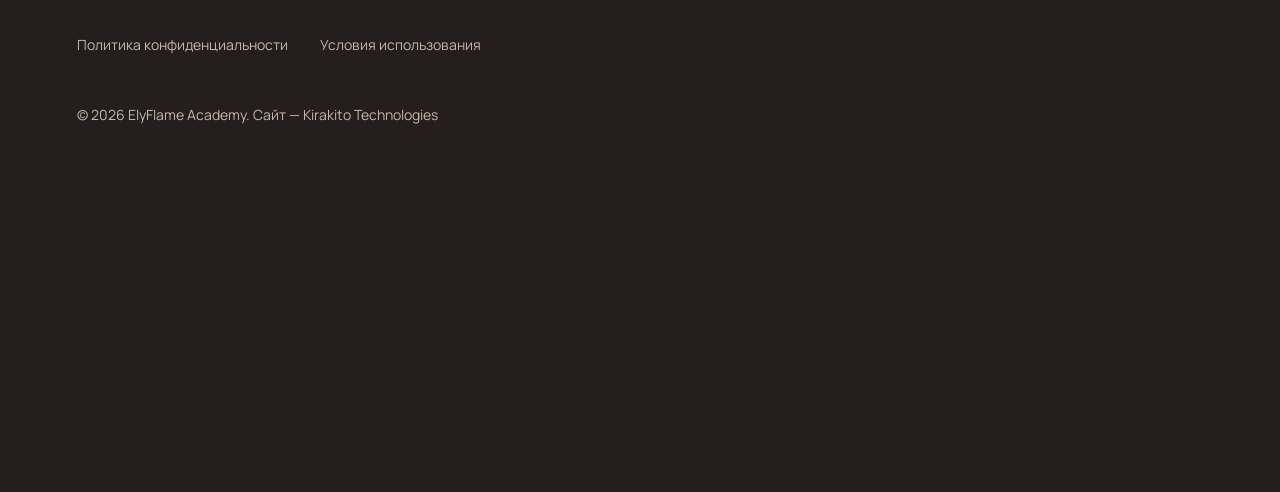
<file: ru/parents/index.html>
<!doctype html>
<!-- Generated by tools/i18n.py. Edit the English source and translation tables. -->
<html lang="ru">
<head>
  <meta charset="UTF-8"><meta name="viewport" content="width=device-width, initial-scale=1">
  <title>Родителям — ElyFlame Academy</title>
  <meta name="description" content="Первый визит ребёнка в&nbsp;ElyFlame: вопросы о&nbsp;пробном, регистрация, правила академии, документы, форма и&nbsp;инвентарь.">
  <meta name="theme-color" content="#f8f5ef">
  <link rel="canonical" href="https://elyflame.com/ru/parents/">
  <link rel="alternate" hreflang="en" href="https://elyflame.com/parents/"><link rel="alternate" hreflang="ru" href="https://elyflame.com/ru/parents/"><link rel="alternate" hreflang="uk" href="https://elyflame.com/uk/parents/"><link rel="alternate" hreflang="x-default" href="https://elyflame.com/parents/">
  <link rel="icon" href="../../assets/brand/Just_Logo__no_background_.png">
  <link rel="preconnect" href="https://fonts.googleapis.com"><link rel="preconnect" href="https://fonts.gstatic.com" crossorigin>
  <link href="https://fonts.googleapis.com/css2?family=Cinzel:wght@400;500;600&family=Spectral+SC:wght@400;500&family=Manrope:wght@400;500;600;700&display=swap" rel="stylesheet">
  <link rel="stylesheet" href="../../site.css"><script src="../site.js" defer></script>
</head>
<body class="info-page parents-page">
<a class="skip" href="#main">Перейти к&nbsp;содержанию</a>
<div class="announcement"><span>Пробное занятие&nbsp;— 10&nbsp;$ · оплата онлайн или в&nbsp;академии</span><a href="../#journey">Подобрать группу <span aria-hidden="true">→</span></a></div>
<header class="header">
  <a class="brand" href="../" aria-label="ElyFlame Academy, на&nbsp;главную"><img src="../../assets/brand/Just_Logo__no_background_.png" width="40" height="47" alt=""><span translate="no"><span>ELYFLAME</span><small>АКАДЕМИЯ ХУДОЖЕСТВЕННОЙ ГИМНАСТИКИ</small></span></a>
  <button class="menu-toggle" aria-expanded="false" aria-controls="navigation" aria-label="Меню"><span class="burger" aria-hidden="true"></span></button>
  <nav id="navigation" aria-label="Основное меню"><a href="../#home">Главная</a><a href="../about/">Об академии</a><a href="./" aria-current="page">Родителям</a><a href="../stretching/">Растяжка</a><a href="../contact/">Контакты</a><div class="lang-pills" role="group" aria-label="Язык" translate="no"><a href="../../parents/" hreflang="en" lang="en">EN</a><a href="./" hreflang="ru" lang="ru" aria-current="page">RU</a><a href="../../uk/parents/" hreflang="uk" lang="uk">UA</a></div></nav>
  <a class="button header-cta" href="../#trial">Записаться <span aria-hidden="true">→</span></a>
  <details class="lang-menu" translate="no"><summary aria-label="Язык: RU"><svg class="lang-icon" viewBox="0 0 16 16" aria-hidden="true" focusable="false"><circle cx="8" cy="8" r="6.5"/><path d="M1.5 8h13M8 1.5c2 2.2 2 10.8 0 13M8 1.5c-2 2.2-2 10.8 0 13"/></svg>RU<svg class="lang-chevron" viewBox="0 0 16 16" aria-hidden="true" focusable="false"><path d="m4 6 4 4 4-4"/></svg></summary><ul><li><a href="../../parents/" hreflang="en" lang="en">English</a></li><li><a href="./" hreflang="ru" lang="ru" aria-current="page">Русский</a></li><li><a href="../../uk/parents/" hreflang="uk" lang="uk">Українська</a></li></ul></details>
</header>
<main id="main">
<section class="section inner-hero parents-hero"><div><p class="eyebrow">Родителям</p><h1>Перед первым<br>занятием.</h1><p>Как подготовиться к&nbsp;первому визиту ребёнка, зарегистрироваться и&nbsp;найти нужные документы.</p></div><nav class="parents-contents page-index" aria-label="На этой странице"><a href="#first-visit">Первый визит и&nbsp;вопросы</a><a href="#registration">После пробного</a><a href="#policies">Правила и&nbsp;документы</a><a href="#kit">Форма и&nbsp;инвентарь</a></nav></section>
<section class="section parent-faq" id="first-visit"><div class="inner-section-head"><p class="eyebrow">Первый визит и&nbsp;вопросы</p><h2>Ответы<br>перед стартом.</h2><p>Вход, парковка, где оставить и&nbsp;забрать ребёнка: дверь №&nbsp;11</p><a class="text-link preview-link" href="../contact/">Как нас найти <span aria-hidden="true">→</span></a></div><div class="faq"><details open><summary>Нужен&nbsp;ли ребёнку опыт?</summary><p>Для любительской программы опыт не&nbsp;нужен. На&nbsp;пробном занятии тренер оценит возраст, навыки, способности и&nbsp;силу и&nbsp;подскажет, с&nbsp;чего начать.</p></details><details><summary>Сколько стоит пробное занятие?</summary><p>Пробное занятие стоит 10&nbsp;$. Оплатить можно онлайн при записи или в&nbsp;академии.</p></details><details><summary>А&nbsp;если опыт в&nbsp;гимнастике уже есть?</summary><p>Когда будете записываться, расскажите, где и&nbsp;как ребёнок занимался раньше. Пробное занятие поможет тренеру подобрать программу и&nbsp;уровень.</p></details><details><summary>Могут&nbsp;ли заниматься подростки и&nbsp;взрослые?</summary><p>Да. Раз в&nbsp;неделю проходит занятие по&nbsp;растяжке и&nbsp;гибкости для подростков, взрослых и&nbsp;спортсменов из&nbsp;других видов спорта.</p></details><details><summary>Можно&nbsp;ли родителям смотреть занятия?</summary><p>Вы можете посмотреть пробное занятие ребёнка. Дальше&nbsp;— с&nbsp;разрешения главного тренера, на&nbsp;открытых тренировках или в&nbsp;качестве волонтёра.</p></details><details><summary>Как записаться после пробного?</summary><p>После пробного главный тренер пришлёт ссылку на&nbsp;форму регистрации в&nbsp;Adobe. Ребёнок сможет заниматься только после заполнения формы и&nbsp;первого платежа.</p></details><details><summary>Что надеть ребёнку?</summary><p data-requires-content>[Требования к&nbsp;одежде для пробного занятия.]</p></details><details><summary>Что взять ребёнку с&nbsp;собой?</summary><p data-requires-content>[Что взять на&nbsp;пробное занятие.]</p></details><details><summary>Как проходит первое занятие?</summary><p>Тренер оценит возраст, навыки, способности и&nbsp;силу ребёнка и&nbsp;порекомендует начальный уровень. Вы можете посмотреть пробное занятие.</p></details><details><summary>Что делать, если ребёнок пропустит занятие?</summary><p data-requires-content>[Как сообщить о&nbsp;пропуске и&nbsp;можно&nbsp;ли отработать занятие.]</p></details><details id="private-lessons"><summary>Есть&nbsp;ли в&nbsp;академии индивидуальные занятия?</summary><p data-requires-content>[Доступность, формат и&nbsp;порядок записи на&nbsp;индивидуальные занятия.]</p><a class="text-link preview-link" href="mailto:academy@elyflame.com">Спросить о&nbsp;частных занятиях</a></details></div></section>
<section class="section registration-section" id="registration"><div class="inner-section-head"><p class="eyebrow">После пробного</p><h2>От&nbsp;знакомства<br>к&nbsp;тренировкам.</h2></div><div class="registration-path"><svg class="registration-ribbon" aria-hidden="true" focusable="false"><g class="registration-satin"></g></svg><ol class="registration-steps"><li><span class="step-number">01</span><div class="step-copy"><h3>Оценка тренера</h3><p>На&nbsp;пробном тренер порекомендует начальный уровень для ребёнка.</p></div></li><li><span class="step-number">02</span><div class="step-copy"><h3>Регистрация в&nbsp;Adobe</h3><p>После пробного главный тренер пришлёт ссылку на&nbsp;регистрацию.</p></div></li><li><span class="step-number">03</span><div class="step-copy"><h3>Форма и&nbsp;первый платёж</h3><p>Чтобы ребёнок начал заниматься, нужно заполнить форму и&nbsp;внести первый платёж.</p></div></li></ol></div></section>
<section class="section policies-section" id="policies"><div class="inner-section-head"><p class="eyebrow">Правила и&nbsp;документы</p><h2>Правила<br>для всех.</h2></div><div class="editorial-list"><article data-requires-content><h3>Возвраты и&nbsp;отмены</h3><p>[Правила возврата оплаты и&nbsp;отмены занятий.]</p></article><article data-requires-content><h3>Кодекс поведения</h3><p>[Правила поведения для спортсменов и&nbsp;семей.]</p></article><article><h3>Посещение тренировок</h3><p>Вы можете посмотреть пробное занятие ребёнка. Дальше&nbsp;— с&nbsp;разрешения главного тренера, на&nbsp;открытых тренировках или в&nbsp;качестве волонтёра.</p></article></div><div class="policy-documents" id="documents"><div><h3>Формы и&nbsp;документы</h3><p>[PDF-документы от&nbsp;академии.]</p></div><ul class="document-list" data-requires-content><li><div><h3>Форма согласия</h3><p>[Форма согласия от&nbsp;академии, PDF.]</p></div><span class="document-type">PDF</span></li><li><div><h3>Медицинская форма</h3><p>[Медицинская форма от&nbsp;академии, PDF.]</p></div><span class="document-type">PDF</span></li></ul></div></section>
<section class="section kit-section" id="kit"><div class="inner-section-head"><p class="eyebrow">Форма и&nbsp;инвентарь</p><h2>Всё для<br>занятия.</h2></div><dl class="practical-list" data-requires-content><div><dt>Любительская программа</dt><dd>[Форма и&nbsp;инвентарь для любительской программы.]</dd></div><div><dt>Соревновательная программа</dt><dd>[Форма и&nbsp;инвентарь для соревновательной программы.]</dd></div><div><dt>Растяжка и&nbsp;гибкость</dt><dd>[Форма и&nbsp;инвентарь для растяжки.]</dd></div></dl></section>
<section class="section inner-trial"><div><p class="eyebrow">Первый шаг вместе</p><h2>Приходите<br>знакомиться.</h2></div><div><p>Запишите ребёнка на&nbsp;пробное. Академия подтвердит время занятия.</p><a class="button" href="../#trial">Записаться на&nbsp;пробное <span aria-hidden="true">→</span></a><a class="text-link preview-link" href="mailto:academy@elyflame.com">Задать вопрос</a></div></section>
</main>
<footer class="site-footer">
 <div class="footer-identity"><a href="../#home"><img class="footer-logo" src="../../assets/brand/Logo_dark.jpg" alt="ElyFlame Academy, академия художественной гимнастики" width="160" height="160"></a><p>Где грация встречает огонь.</p></div>
 <div class="footer-contact"><p translate="no">1250 Radcliffe Road<br>Buffalo Grove, IL 60089</p><a href="tel:+12248048324">(224) 804-8324</a><a href="mailto:academy@elyflame.com">academy@elyflame.com</a><p>Звонки: пн–пт 9:00–22:00<br>сб 9:00–17:00 · вс&nbsp;— выходной</p></div>
 <nav aria-label="Разделы сайта"><a href="../#home">Главная</a><a href="../about/">Об академии</a><a href="./">Родителям</a><a href="../stretching/">Растяжка</a><a href="../contact/">Контакты</a></nav>
 <div class="footer-social"><a href="https://www.instagram.com/elyflamerg_yuvkhimenko" target="_blank" rel="noopener">Instagram ↗</a><a href="https://www.facebook.com/profile.php?id=61573847340841" target="_blank" rel="noopener">Facebook ↗</a></div>
 <nav class="footer-legal" aria-label="Правовая информация"><a href="/ru/privacy">Политика конфиденциальности</a><a href="/ru/terms">Условия использования</a></nav>
 <p class="copyright">© 2026 ElyFlame Academy. Сайт&nbsp;— Kirakito Technologies</p>
 <div class="footer-team"></div>
</footer>
</body></html>
</file>
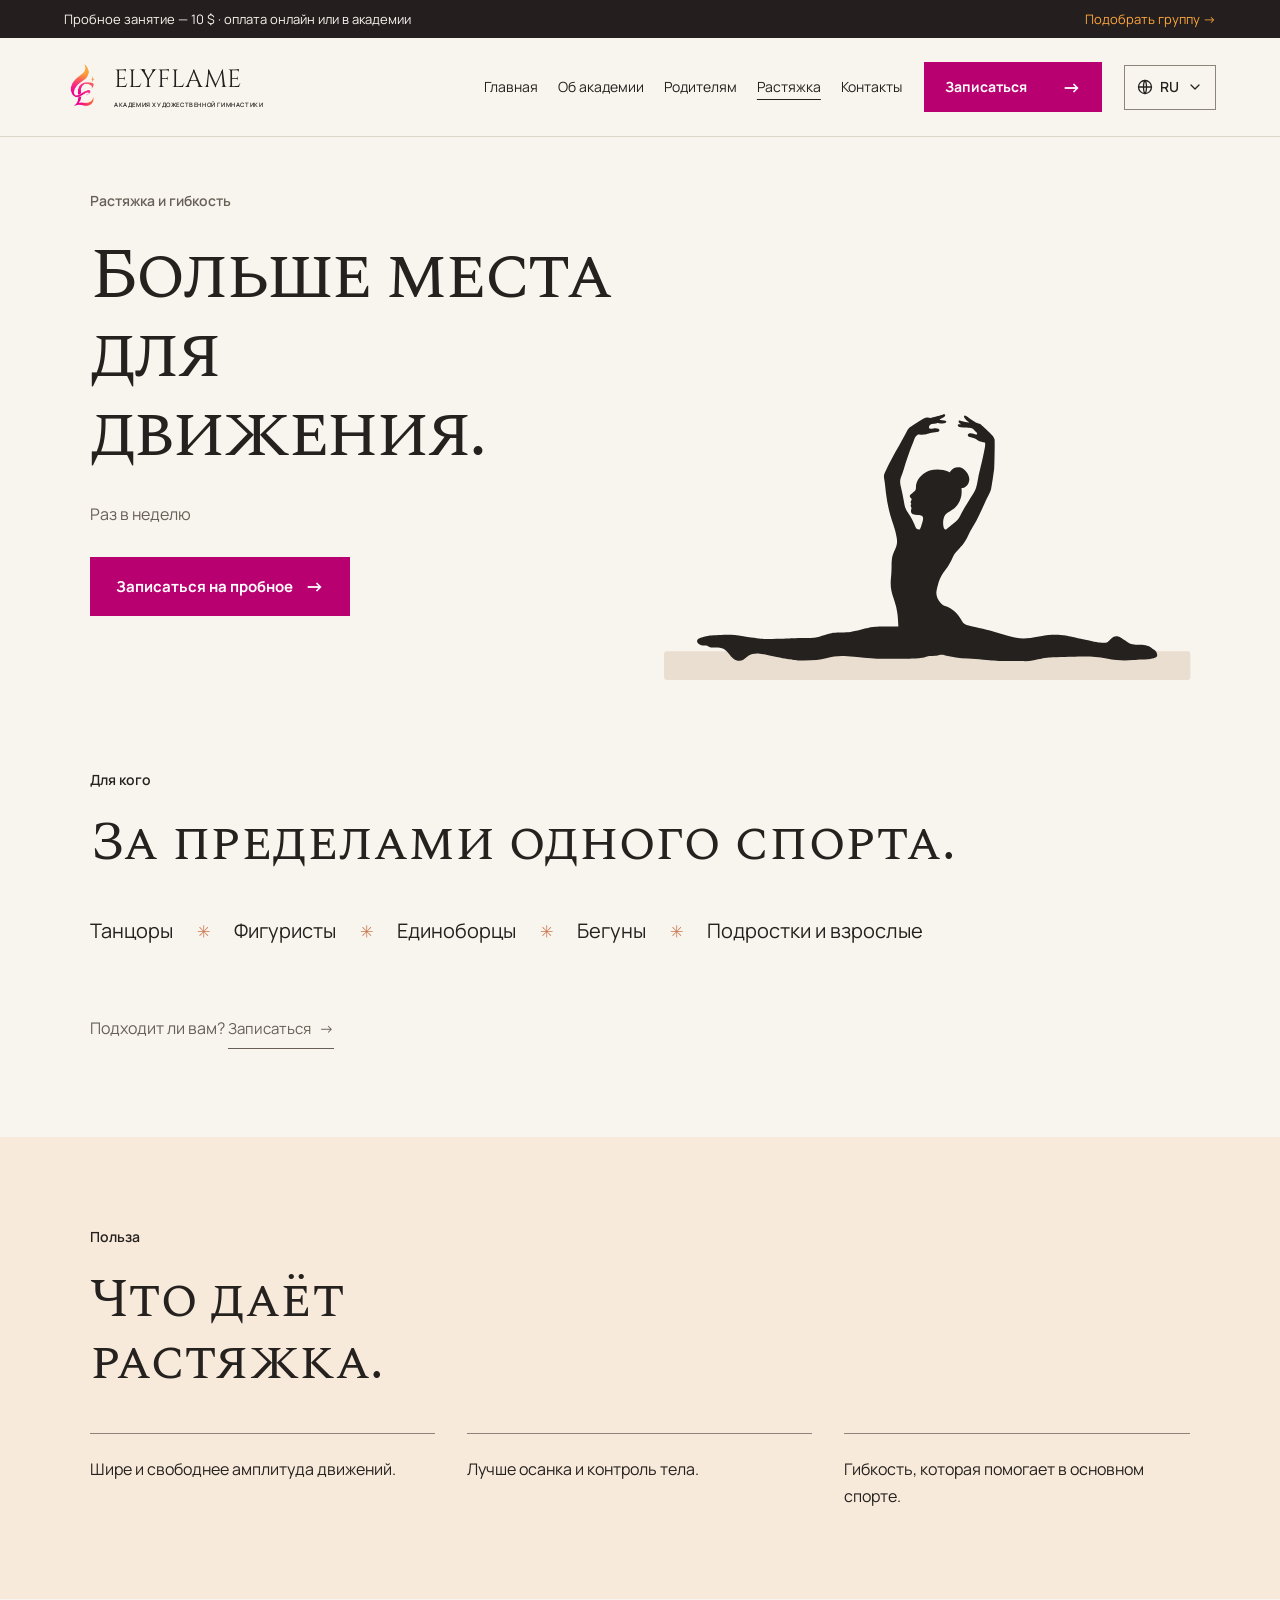
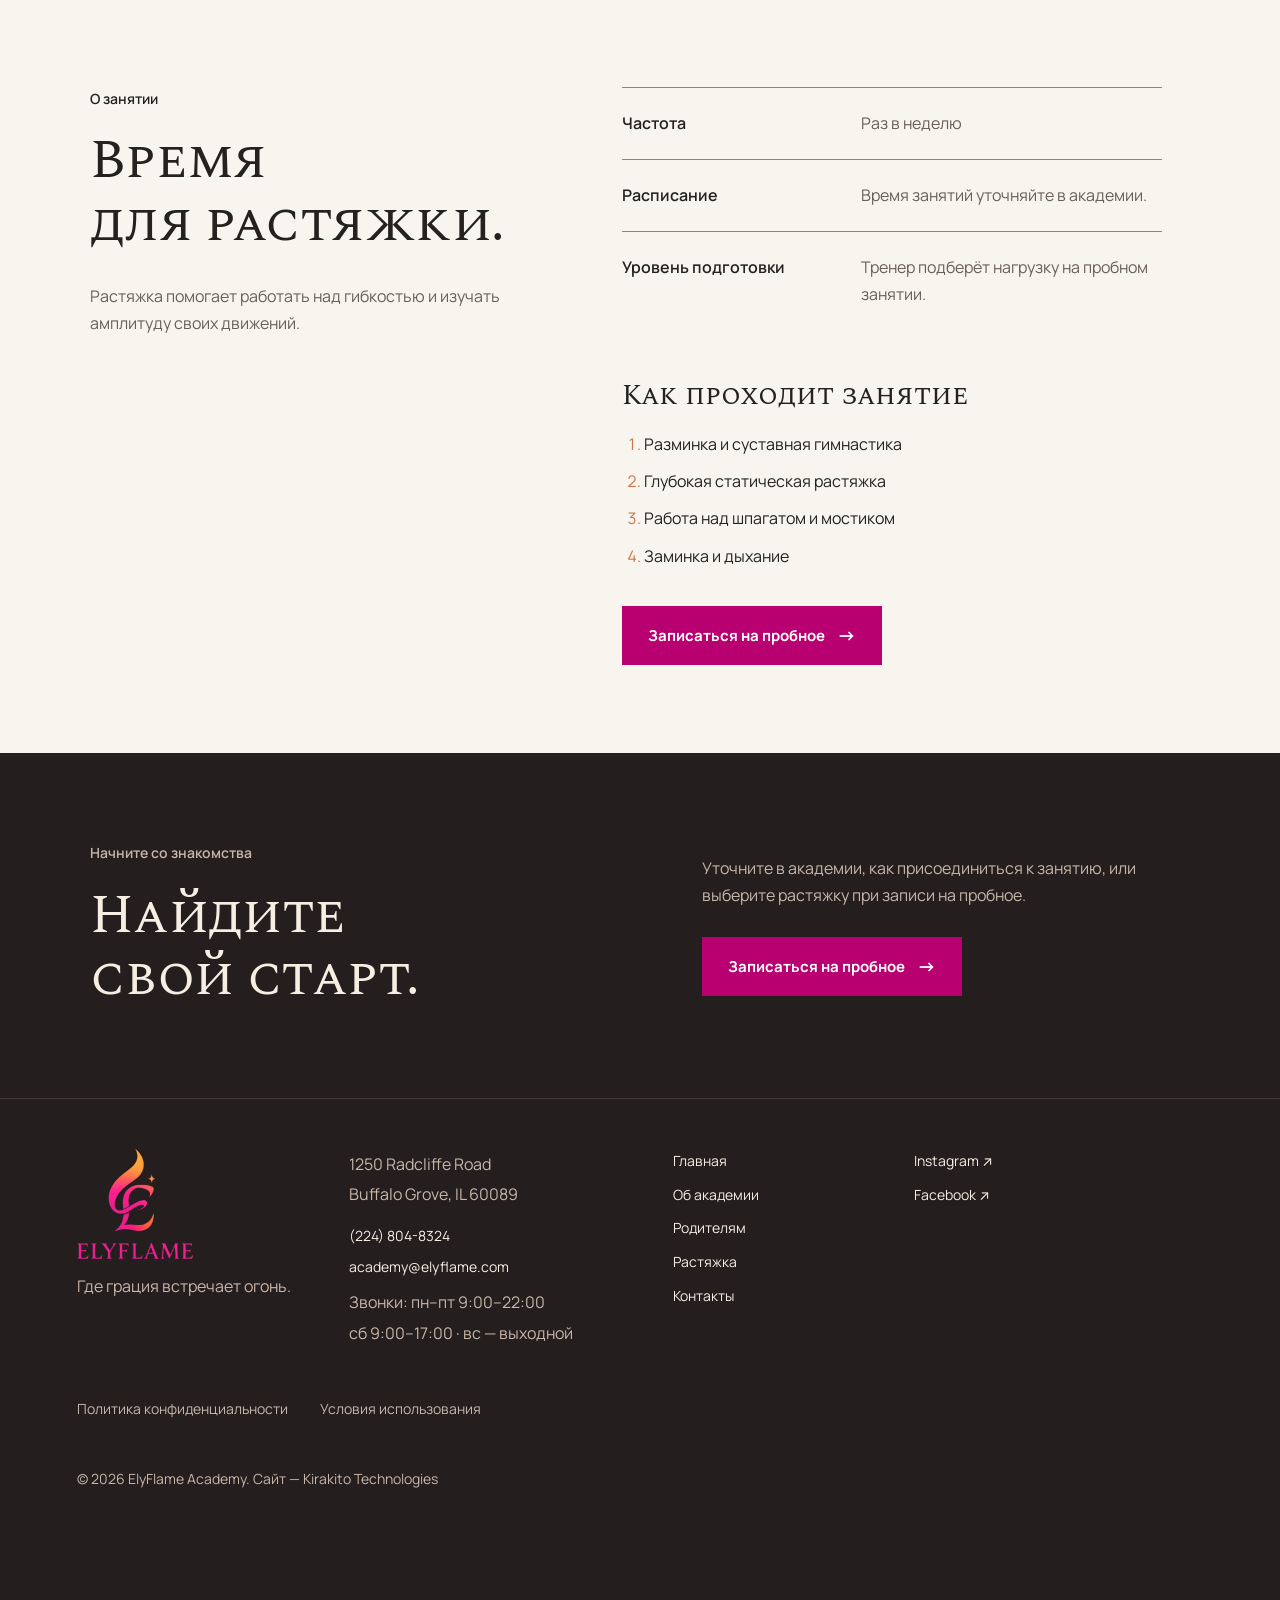
<file: ru/stretching/index.html>
<!doctype html>
<!-- Generated by tools/i18n.py. Edit the English source and translation tables. -->
<html lang="ru">
<head>
  <meta charset="UTF-8"><meta name="viewport" content="width=device-width, initial-scale=1">
  <title>Растяжка и&nbsp;гибкость — ElyFlame Academy</title>
  <meta name="description" content="Растяжка в&nbsp;ElyFlame, Баффало-Гров: еженедельное занятие для подростков, взрослых, танцоров, фигуристов и&nbsp;спортсменов из&nbsp;других видов спорта.">
  <meta name="theme-color" content="#f8f5ef">
  <link rel="canonical" href="https://elyflame.com/ru/stretching/">
  <link rel="alternate" hreflang="en" href="https://elyflame.com/stretching/"><link rel="alternate" hreflang="ru" href="https://elyflame.com/ru/stretching/"><link rel="alternate" hreflang="uk" href="https://elyflame.com/uk/stretching/"><link rel="alternate" hreflang="x-default" href="https://elyflame.com/stretching/">
  <link rel="icon" href="../../assets/brand/Just_Logo__no_background_.png">
  <link rel="preconnect" href="https://fonts.googleapis.com"><link rel="preconnect" href="https://fonts.gstatic.com" crossorigin>
  <link href="https://fonts.googleapis.com/css2?family=Cinzel:wght@400;500;600&family=Spectral+SC:wght@400;500&family=Manrope:wght@400;500;600;700&display=swap" rel="stylesheet">
  <link rel="stylesheet" href="../../site.css"><script src="../site.js" defer></script>
</head>
<body class="info-page stretching-page" data-trial-program="Stretching &amp; Flexibility">
<a class="skip" href="#main">Перейти к&nbsp;содержанию</a>
<div class="announcement"><span>Пробное занятие&nbsp;— 10&nbsp;$ · оплата онлайн или в&nbsp;академии</span><a href="../#journey">Подобрать группу <span aria-hidden="true">→</span></a></div>
<header class="header">
  <a class="brand" href="../" aria-label="ElyFlame Academy, на&nbsp;главную"><img src="../../assets/brand/Just_Logo__no_background_.png" width="40" height="47" alt=""><span translate="no"><span>ELYFLAME</span><small>АКАДЕМИЯ ХУДОЖЕСТВЕННОЙ ГИМНАСТИКИ</small></span></a>
  <button class="menu-toggle" aria-expanded="false" aria-controls="navigation" aria-label="Меню"><span class="burger" aria-hidden="true"></span></button>
  <nav id="navigation" aria-label="Основное меню"><a href="../#home">Главная</a><a href="../about/">Об академии</a><a href="../parents/">Родителям</a><a href="./" aria-current="page">Растяжка</a><a href="../contact/">Контакты</a><div class="lang-pills" role="group" aria-label="Язык" translate="no"><a href="../../stretching/" hreflang="en" lang="en">EN</a><a href="./" hreflang="ru" lang="ru" aria-current="page">RU</a><a href="../../uk/stretching/" hreflang="uk" lang="uk">UA</a></div></nav>
  <a class="button header-cta" href="../#trial">Записаться <span aria-hidden="true">→</span></a>
  <details class="lang-menu" translate="no"><summary aria-label="Язык: RU"><svg class="lang-icon" viewBox="0 0 16 16" aria-hidden="true" focusable="false"><circle cx="8" cy="8" r="6.5"/><path d="M1.5 8h13M8 1.5c2 2.2 2 10.8 0 13M8 1.5c-2 2.2-2 10.8 0 13"/></svg>RU<svg class="lang-chevron" viewBox="0 0 16 16" aria-hidden="true" focusable="false"><path d="m4 6 4 4 4-4"/></svg></summary><ul><li><a href="../../stretching/" hreflang="en" lang="en">English</a></li><li><a href="./" hreflang="ru" lang="ru" aria-current="page">Русский</a></li><li><a href="../../uk/stretching/" hreflang="uk" lang="uk">Українська</a></li></ul></details>
</header>
<main id="main">
<section class="section inner-hero stretching-hero">
 <div><p class="eyebrow">Растяжка и&nbsp;гибкость</p><h1>Больше места<br>для движения.</h1><p class="muted">Раз в&nbsp;неделю</p><a class="button" href="../?program=stretching#trial" data-program="Stretching &amp; Flexibility">Записаться на&nbsp;пробное <span aria-hidden="true">→</span></a></div>
 <div class="stretch-figure" data-illustration="split" aria-hidden="true"><svg class="stretch-silhouette" viewBox="-160 0 2643 1340" focusable="false"><rect class="stretch-mat" x="-160" y="1196" width="2643" height="144" rx="16"/><use href="../../assets/gymnast/split.svg#split" width="2323" height="1253"/></svg></div>
</section>
<section class="section audience-section"><div class="inner-section-head"><p class="eyebrow">Для кого</p><h2>За&nbsp;пределами одного спорта.</h2></div><ul class="audience-list"><li>Танцоры</li><li>Фигуристы</li><li>Единоборцы</li><li>Бегуны</li><li>Подростки и&nbsp;взрослые</li></ul><p class="audience-cta">Подходит&nbsp;ли вам? <a class="text-link" href="../?program=stretching#trial" data-program="Stretching &amp; Flexibility">Записаться <span aria-hidden="true">→</span></a></p></section>
<section class="section benefits-section"><div class="inner-section-head"><p class="eyebrow">Польза</p><h2>Что даёт<br>растяжка.</h2></div><ul class="benefit-list" data-requires-content><li>Шире и&nbsp;свободнее амплитуда движений.</li><li>Лучше осанка и&nbsp;контроль тела.</li><li>Гибкость, которая помогает в&nbsp;основном спорте.</li></ul></section>
<section class="section stretching-details" id="class-details"><div><p class="eyebrow">О&nbsp;занятии</p><h2>Время<br>для растяжки.</h2><p>Растяжка помогает работать над гибкостью и&nbsp;изучать амплитуду своих движений.</p></div><div><dl class="practical-list"><div><dt>Частота</dt><dd>Раз в&nbsp;неделю</dd></div><div><dt>Расписание</dt><dd>Время занятий уточняйте в&nbsp;академии.</dd></div><div><dt>Уровень подготовки</dt><dd>Тренер подберёт нагрузку на&nbsp;пробном занятии.</dd></div></dl><div class="session-outline" data-requires-content><h3>Как проходит занятие</h3><ol class="session-steps"><li>Разминка и&nbsp;суставная гимнастика</li><li>Глубокая статическая растяжка</li><li>Работа над шпагатом и&nbsp;мостиком</li><li>Заминка и&nbsp;дыхание</li></ol></div><a class="button" href="../?program=stretching#trial" data-program="Stretching &amp; Flexibility">Записаться на&nbsp;пробное <span aria-hidden="true">→</span></a></div></section>
<section class="section inner-trial"><div><p class="eyebrow">Начните со&nbsp;знакомства</p><h2>Найдите<br>свой старт.</h2></div><div><p>Уточните в&nbsp;академии, как присоединиться к&nbsp;занятию, или выберите растяжку при записи на&nbsp;пробное.</p><a class="button" href="../?program=stretching#trial" data-program="Stretching &amp; Flexibility">Записаться на&nbsp;пробное <span aria-hidden="true">→</span></a></div></section>
</main>
<footer class="site-footer">
 <div class="footer-identity"><a href="../#home"><img class="footer-logo" src="../../assets/brand/Logo_dark.jpg" alt="ElyFlame Academy, академия художественной гимнастики" width="160" height="160"></a><p>Где грация встречает огонь.</p></div>
 <div class="footer-contact"><p translate="no">1250 Radcliffe Road<br>Buffalo Grove, IL 60089</p><a href="tel:+12248048324">(224) 804-8324</a><a href="mailto:academy@elyflame.com">academy@elyflame.com</a><p>Звонки: пн–пт 9:00–22:00<br>сб 9:00–17:00 · вс&nbsp;— выходной</p></div>
 <nav aria-label="Разделы сайта"><a href="../#home">Главная</a><a href="../about/">Об академии</a><a href="../parents/">Родителям</a><a href="./">Растяжка</a><a href="../contact/">Контакты</a></nav>
 <div class="footer-social"><a href="https://www.instagram.com/elyflamerg_yuvkhimenko" target="_blank" rel="noopener">Instagram ↗</a><a href="https://www.facebook.com/profile.php?id=61573847340841" target="_blank" rel="noopener">Facebook ↗</a></div>
 <nav class="footer-legal" aria-label="Правовая информация"><a href="/ru/privacy">Политика конфиденциальности</a><a href="/ru/terms">Условия использования</a></nav>
 <p class="copyright">© 2026 ElyFlame Academy. Сайт&nbsp;— Kirakito Technologies</p>
 <div class="footer-team"></div>
</footer>
</body></html>
</file>
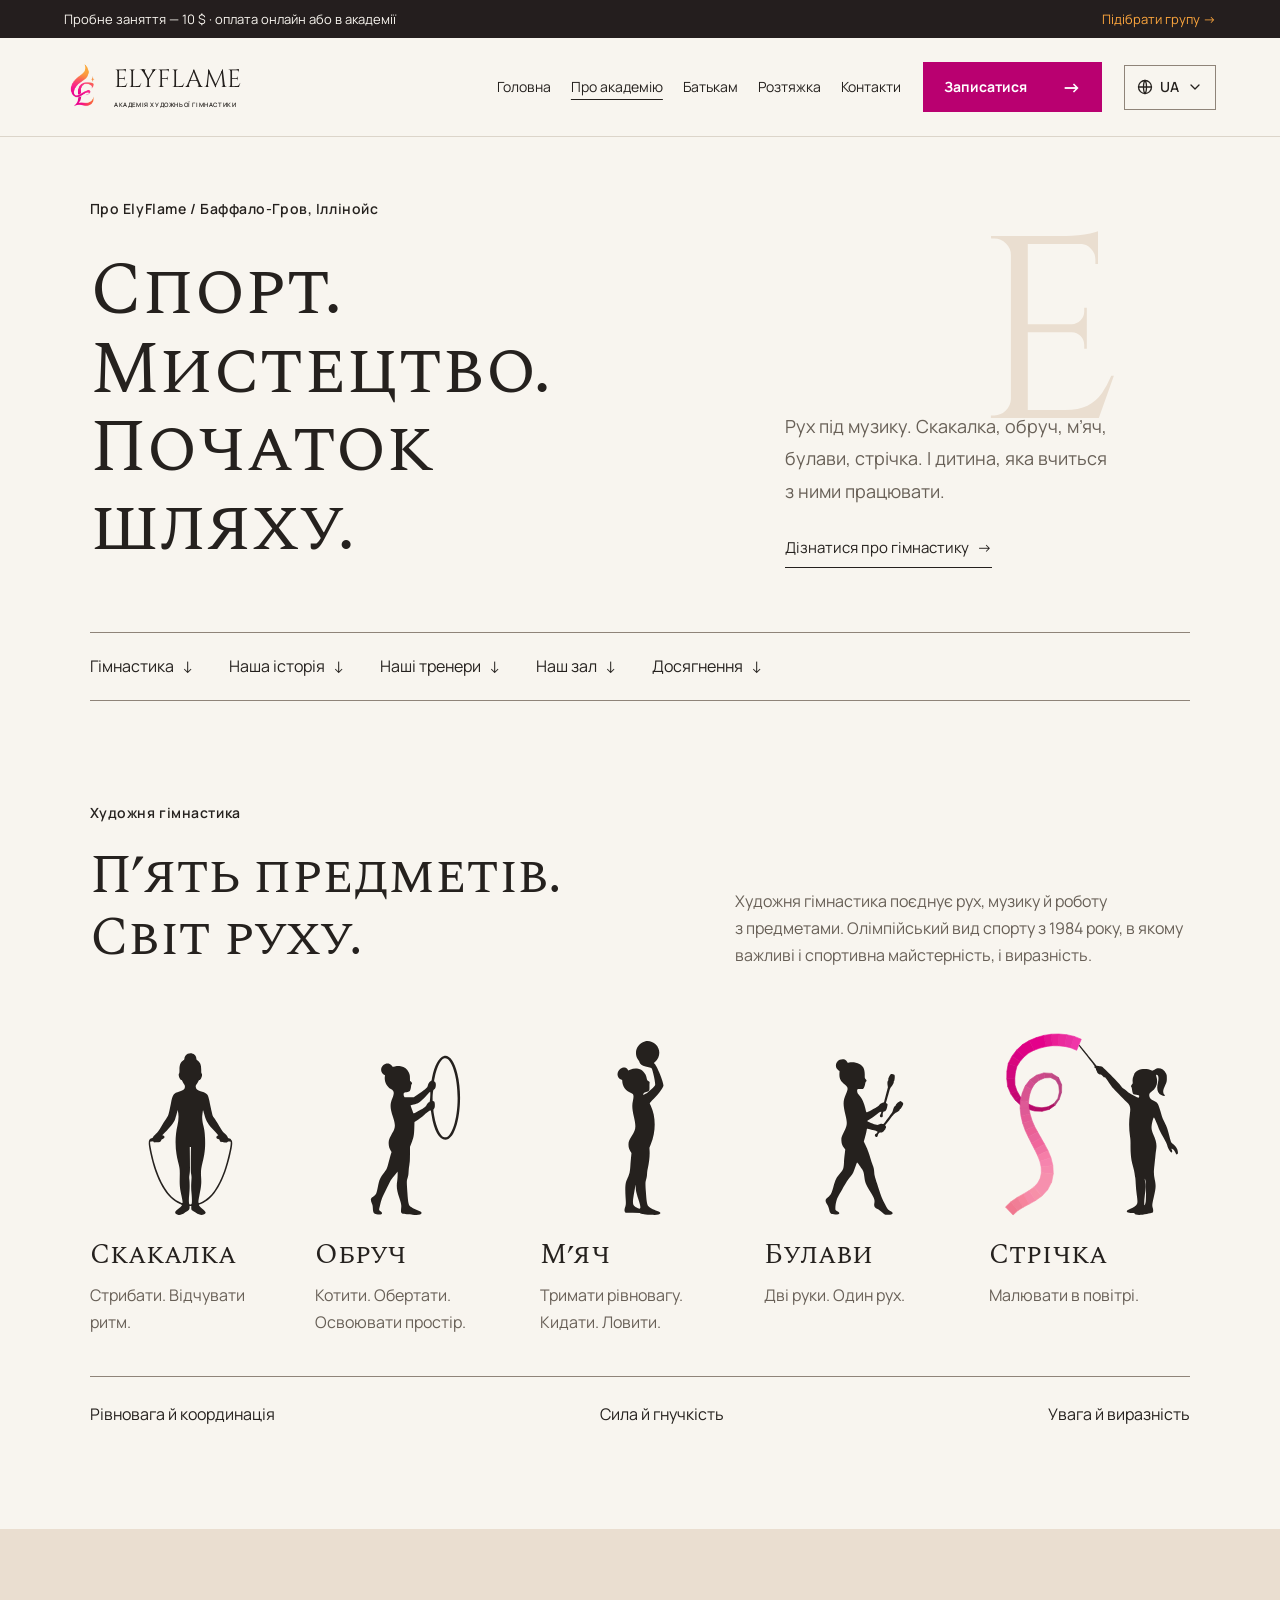
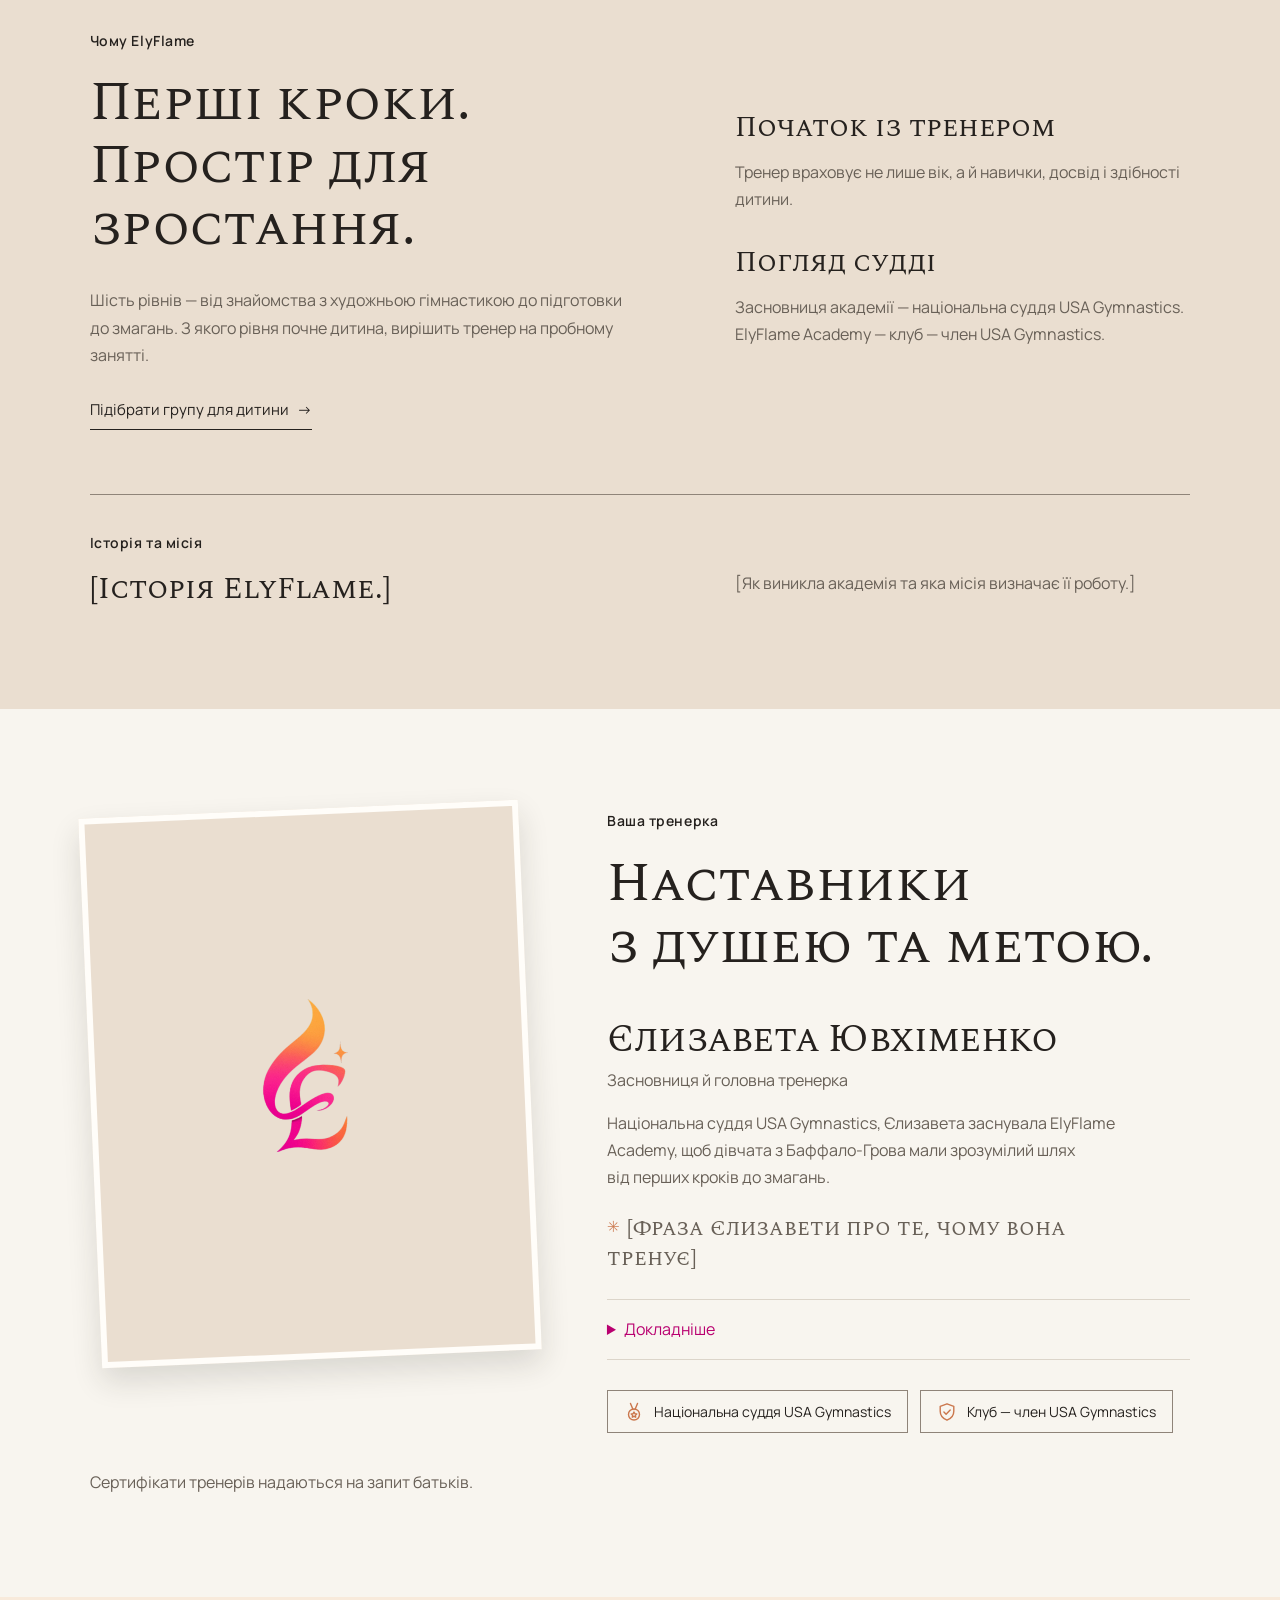
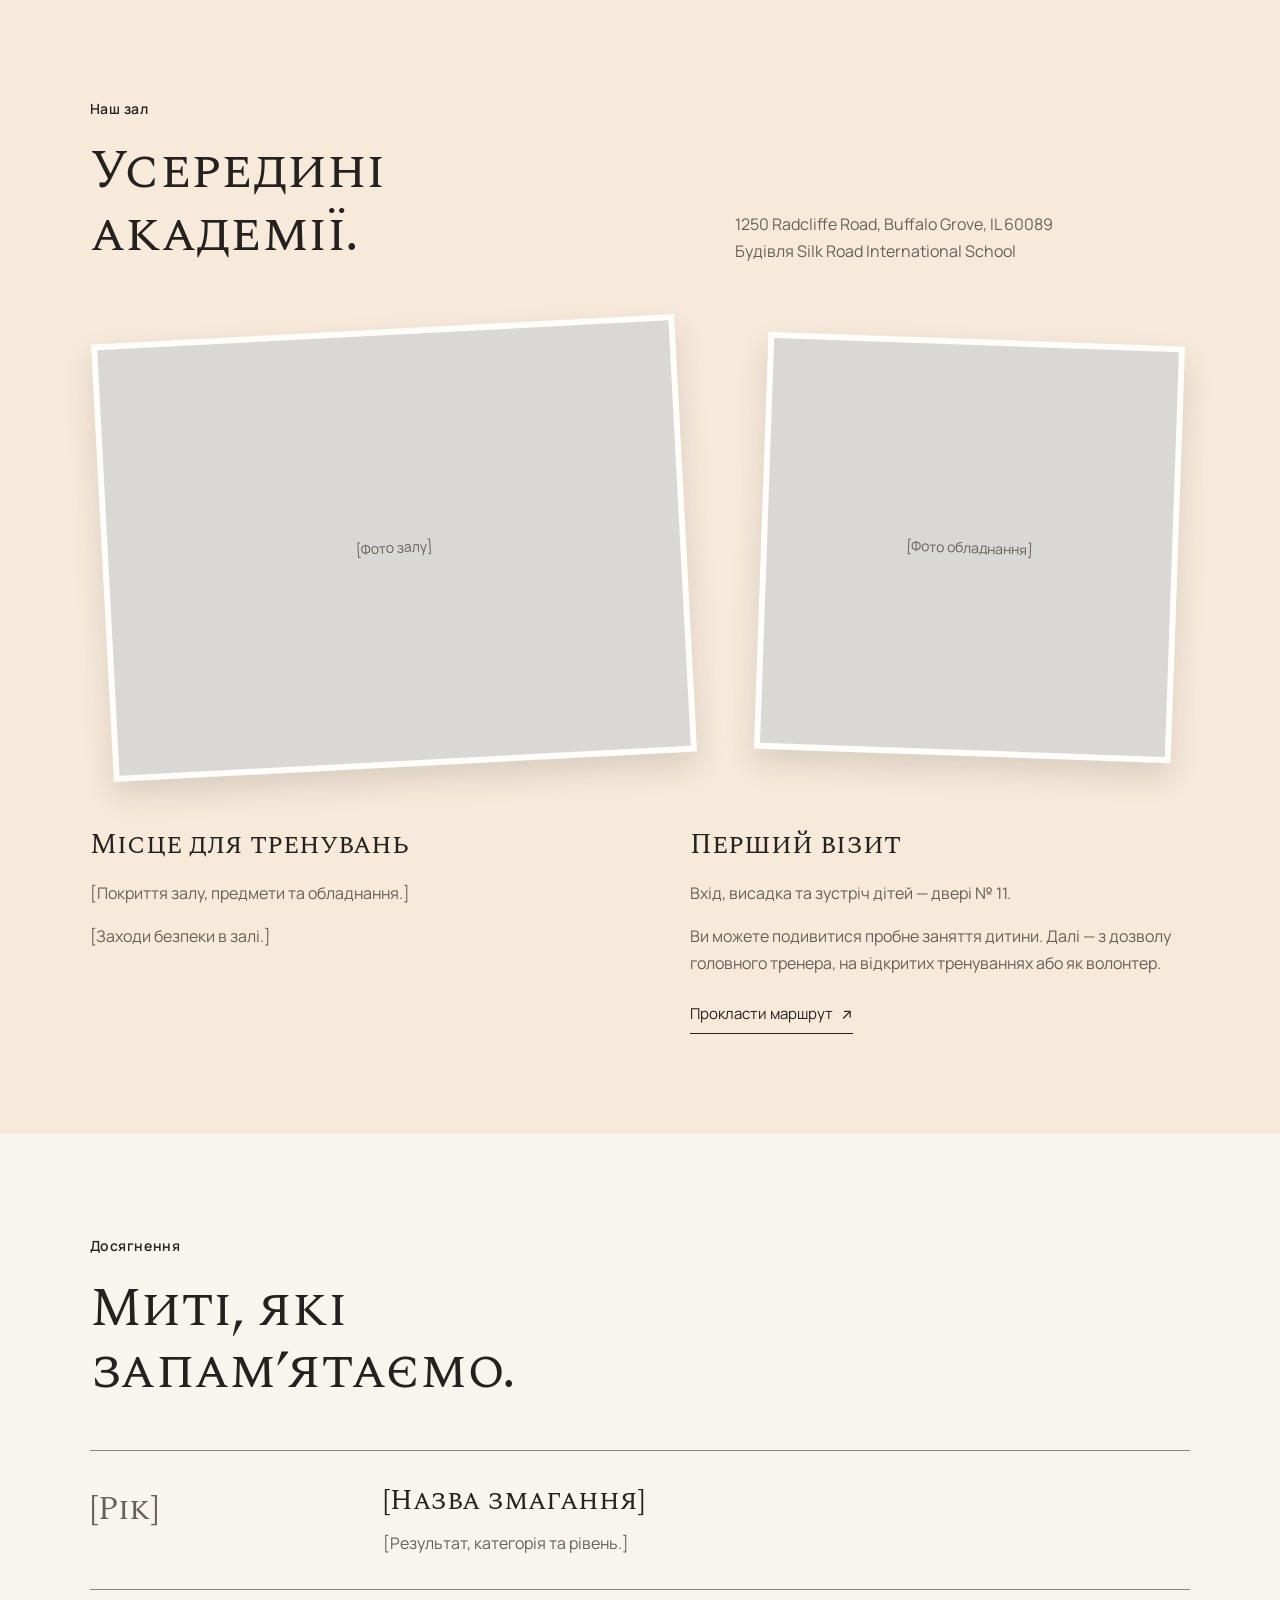
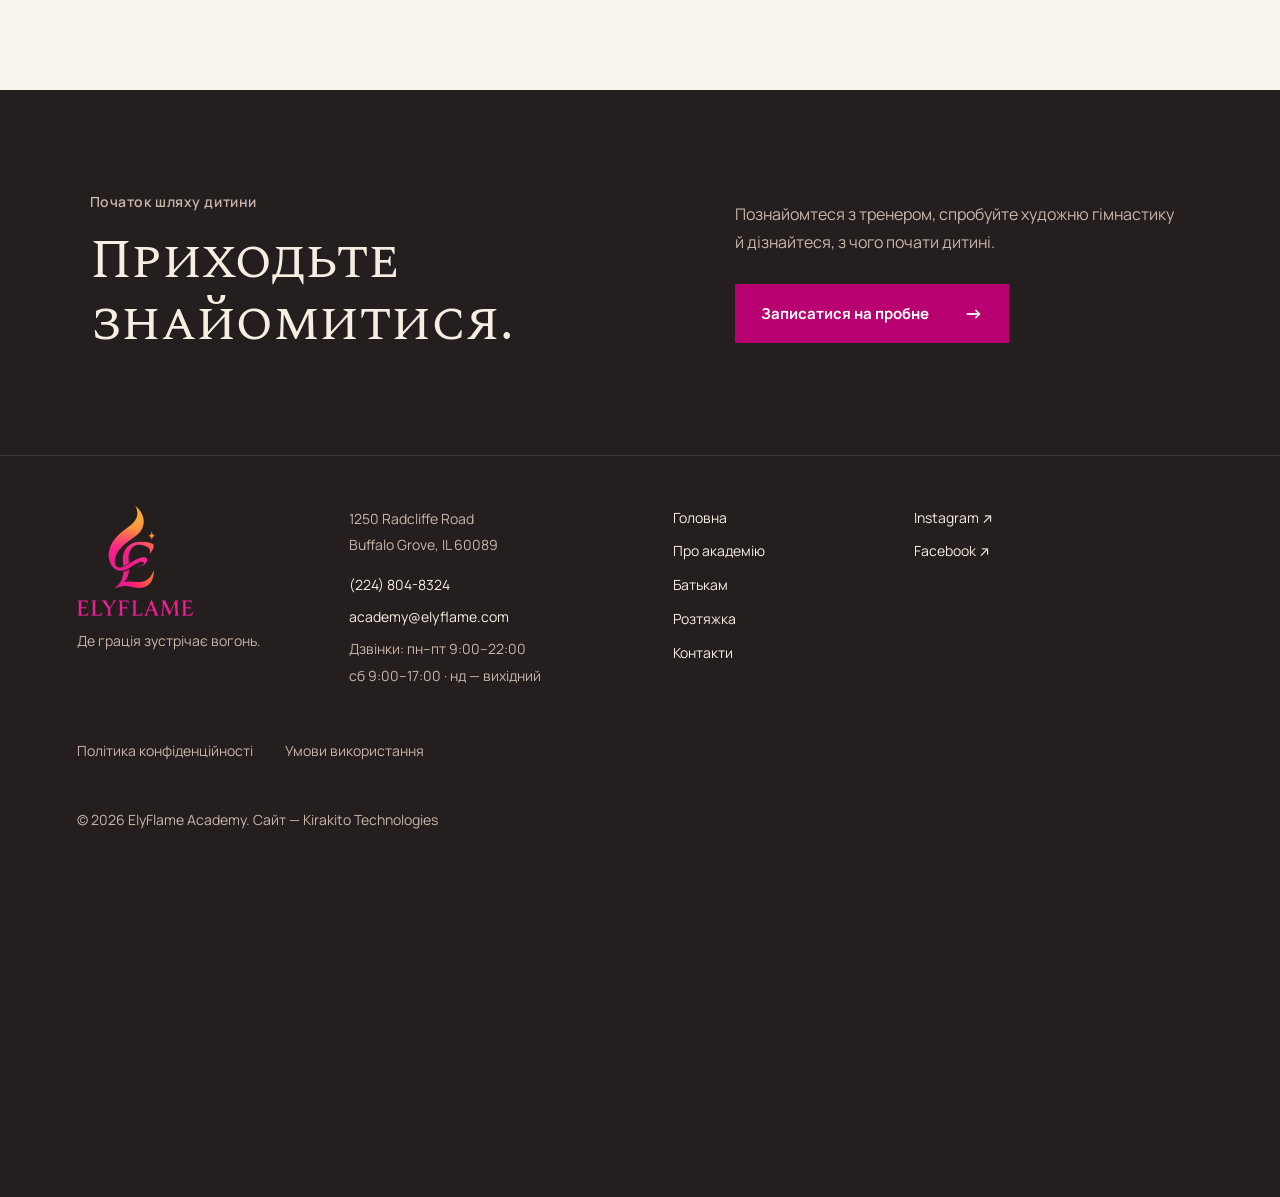
<file: uk/about/index.html>
<!doctype html>
<!-- Generated by tools/i18n.py. Edit the English source and translation tables. -->
<html lang="uk">
<head>
  <meta charset="UTF-8"><meta name="viewport" content="width=device-width, initial-scale=1">
  <title>Про ElyFlame — академія художньої гімнастики</title>
  <meta name="description" content="Знайомство з&nbsp;ElyFlame Academy: художня гімнастика, тренери, зал і&nbsp;шлях дитини від перших кроків до&nbsp;змагань.">
  <meta name="theme-color" content="#f8f5ef">
  <link rel="canonical" href="https://elyflame.com/uk/about/">
  <link rel="alternate" hreflang="en" href="https://elyflame.com/about/"><link rel="alternate" hreflang="ru" href="https://elyflame.com/ru/about/"><link rel="alternate" hreflang="uk" href="https://elyflame.com/uk/about/"><link rel="alternate" hreflang="x-default" href="https://elyflame.com/about/">
  <link rel="icon" href="../../assets/brand/Just_Logo__no_background_.png">
  <link rel="preconnect" href="https://fonts.googleapis.com"><link rel="preconnect" href="https://fonts.gstatic.com" crossorigin>
  <link href="https://fonts.googleapis.com/css2?family=Cinzel:wght@400;500;600&family=Spectral+SC:wght@400;500&family=Manrope:wght@400;500;600;700&display=swap" rel="stylesheet">
  <link rel="stylesheet" href="../../site.css"><script src="../site.js" defer></script>
</head>
<body class="about-page">
<a class="skip" href="#main">Перейти до вмісту</a>
<div class="announcement"><span>Пробне заняття&nbsp;— 10&nbsp;$ · оплата онлайн або в&nbsp;академії</span><a href="../#journey">Підібрати групу <span aria-hidden="true">→</span></a></div>
<header class="header">
  <a class="brand" href="../" aria-label="ElyFlame Academy, на&nbsp;головну"><img src="../../assets/brand/Just_Logo__no_background_.png" width="40" height="47" alt=""><span translate="no"><span>ELYFLAME</span><small>АКАДЕМІЯ ХУДОЖНЬОЇ ГІМНАСТИКИ</small></span></a>
  <button class="menu-toggle" aria-expanded="false" aria-controls="navigation" aria-label="Меню"><span class="burger" aria-hidden="true"></span></button>
  <nav id="navigation" aria-label="Основне меню"><a href="../#home">Головна</a><a href="./" aria-current="page">Про академію</a><a href="../parents/">Батькам</a><a href="../stretching/">Розтяжка</a><a href="../contact/">Контакти</a><div class="lang-pills" role="group" aria-label="Мова" translate="no"><a href="../../about/" hreflang="en" lang="en">EN</a><a href="../../ru/about/" hreflang="ru" lang="ru">RU</a><a href="./" hreflang="uk" lang="uk" aria-current="page">UA</a></div></nav>
  <a class="button header-cta" href="../#trial">Записатися <span aria-hidden="true">→</span></a>
  <details class="lang-menu" translate="no"><summary aria-label="Мова: UA"><svg class="lang-icon" viewBox="0 0 16 16" aria-hidden="true" focusable="false"><circle cx="8" cy="8" r="6.5"/><path d="M1.5 8h13M8 1.5c2 2.2 2 10.8 0 13M8 1.5c-2 2.2-2 10.8 0 13"/></svg>UA<svg class="lang-chevron" viewBox="0 0 16 16" aria-hidden="true" focusable="false"><path d="m4 6 4 4 4-4"/></svg></summary><ul><li><a href="../../about/" hreflang="en" lang="en">English</a></li><li><a href="../../ru/about/" hreflang="ru" lang="ru">Русский</a></li><li><a href="./" hreflang="uk" lang="uk" aria-current="page">Українська</a></li></ul></details>
</header>
<main id="main">
<section class="about-intro section" id="about">
 <p class="eyebrow">Про ElyFlame / Баффало-Гров, Іллінойс</p>
 <h1>Спорт.<br>Мистецтво.<br><em>Початок шляху.</em></h1>
 <div class="about-intro-note"><span class="intro-mark" aria-hidden="true">E</span><p>Рух під музику. Скакалка, обруч, м’яч, булави, стрічка. І&nbsp;дитина, яка вчиться з&nbsp;ними працювати.</p><a class="text-link" href="#the-sport">Дізнатися про гімнастику <span aria-hidden="true">→</span></a></div>
 <nav class="about-contents page-index" aria-label="На цій сторінці"><a href="#the-sport">Гімнастика</a><a href="#our-story">Наша історія</a><a href="#coaches">Наші тренери</a><a href="#the-space">Наш зал</a><a href="#achievements">Досягнення</a></nav>
</section>
<section class="section sport-section" id="the-sport">
 <div class="about-section-heading"><p class="eyebrow">Художня гімнастика</p><h2>П’ять предметів.<br>Світ руху.</h2><p>Художня гімнастика поєднує рух, музику й&nbsp;роботу з&nbsp;предметами. Олімпійський вид спорту з&nbsp;1984&nbsp;року, в&nbsp;якому важливі і&nbsp;спортивна майстерність, і&nbsp;виразність.</p></div>
 <ul class="apparatus-lineup">
  <li class="apparatus-rope"><svg class="apparatus-kid" viewBox="0 0 460 760" preserveAspectRatio="xMidYMax meet" aria-hidden="true" focusable="false"><use href="../../assets/gymnast/team.svg#kid-10" x="56.5" y="91" width="347" height="659"/></svg><h3>Скакалка</h3><p>Стрибати. Відчувати ритм.</p></li>
  <li class="apparatus-hoop"><svg class="apparatus-kid" viewBox="0 0 460 760" preserveAspectRatio="xMidYMax meet" aria-hidden="true" focusable="false"><use href="../../assets/gymnast/team.svg#kid-3" x="45.5" y="101" width="369" height="649"/></svg><h3>Обруч</h3><p>Котити. Обертати. Освоювати простір.</p></li>
  <li class="apparatus-ball"><svg class="apparatus-kid" viewBox="0 0 460 760" preserveAspectRatio="xMidYMax meet" aria-hidden="true" focusable="false"><use href="../../assets/gymnast/team.svg#kid-1" x="132" y="42" width="196" height="708"/></svg><h3>М’яч</h3><p>Тримати рівновагу. Кидати. Ловити.</p></li>
  <li class="apparatus-clubs"><svg class="apparatus-kid" viewBox="0 0 460 760" preserveAspectRatio="xMidYMax meet" aria-hidden="true" focusable="false"><use href="../../assets/gymnast/team.svg#kid-7" x="68.5" y="115" width="323" height="635"/></svg><h3>Булави</h3><p>Дві руки. Один рух.</p></li>
  <li class="apparatus-ribbon"><svg class="apparatus-kid" viewBox="0 0 760 760" preserveAspectRatio="xMidYMax meet" aria-hidden="true" focusable="false"><use href="../../assets/gymnast/team.svg#kid-6" x="330" y="57" width="410" height="693"/><g class="apparatus-satin" transform="scale(4)" data-d="M 84.5 15.75 C 64 4 18 12 16 46 C 14 84 62 92 66 64 C 70 38 34 40 30 70 C 26 104 60 124 52 150 C 46 170 20 170 12 186"></g></svg><h3>Стрічка</h3><p>Малювати в&nbsp;повітрі.</p></li>
 </ul>
 <div class="movement-notes"><p>Рівновага й&nbsp;координація</p><p>Сила й&nbsp;гнучкість</p><p>Увага й&nbsp;виразність</p></div>
</section>
<section class="section academy-story" id="our-story">
 <div><p class="eyebrow">Чому ElyFlame</p><h2>Перші кроки.<br>Простір для зростання.</h2><p>Шість рівнів&nbsp;— від знайомства з&nbsp;художньою гімнастикою до&nbsp;підготовки до&nbsp;змагань. З&nbsp;якого рівня почне дитина, вирішить тренер на&nbsp;пробному занятті.</p><a class="text-link" href="../#journey">Підібрати групу для дитини <span aria-hidden="true">→</span></a></div>
 <div class="story-principles"><article><h3>Початок із&nbsp;тренером</h3><p>Тренер враховує не&nbsp;лише вік, а&nbsp;й&nbsp;навички, досвід і&nbsp;здібності дитини.</p></article><article><h3>Погляд судді</h3><p>Засновниця академії&nbsp;— національна суддя USA Gymnastics. ElyFlame Academy&nbsp;— клуб&nbsp;— член USA Gymnastics.</p></article></div>
 <div class="story-manuscript" data-requires-content><p class="eyebrow">Історія та&nbsp;місія</p><h3>[Історія ElyFlame.]</h3><p>[Як виникла академія та&nbsp;яка місія визначає її роботу.]</p></div>
</section>
<section class="section coaches" id="coaches" data-requires-content>
 <div class="founder">
  <div class="founder-head"><p class="eyebrow"><span class="coach-eyebrow-solo">Ваша тренерка</span><span class="coach-eyebrow-team" hidden>Наші тренери</span></p><h2>Наставники<br><em>з&nbsp;душею та&nbsp;метою.</em></h2></div>
  <div class="founder-photo is-empty" role="img" aria-label="Місце для портрета засновниці"></div>
  <div class="founder-body">
   <h3 class="founder-name">Єлизавета Ювхіменко</h3>
   <p class="founder-role">Засновниця й&nbsp;головна тренерка</p>
   <p>Національна суддя USA Gymnastics, Єлизавета заснувала ElyFlame Academy, щоб дівчата з&nbsp;Баффало-Грова мали зрозумілий шлях від&nbsp;перших кроків до&nbsp;змагань.</p>
   <blockquote class="founder-quote"><p>[Фраза Єлизавети про&nbsp;те, чому вона тренує]</p></blockquote>
   <details class="coach-bio"><summary>Докладніше</summary><p>[Біографія, досвід і&nbsp;досягнення засновниці.]</p></details>
   <ul class="badges" aria-label="Кваліфікація"><li><svg viewBox="0 0 20 20" aria-hidden="true" focusable="false"><path d="M6.5 1.5 9 7.5M13.5 1.5 11 7.5"/><circle cx="10" cy="12.5" r="5.5"/><path d="m10 10 .9 1.7 1.9.3-1.4 1.3.3 1.9-1.7-.9-1.7.9.3-1.9-1.4-1.3 1.9-.3z"/></svg>Національна суддя USA Gymnastics</li><li><svg viewBox="0 0 20 20" aria-hidden="true" focusable="false"><path d="M10 1.8 16.8 4.3v4.9c0 4.3-2.9 7.4-6.8 9-3.9-1.6-6.8-4.7-6.8-9V4.3z"/><path d="m6.9 10 2.2 2.2 4.1-4.3"/></svg>Клуб&nbsp;— член USA Gymnastics</li></ul>
  </div>
 </div>
 <p class="coach-certificates">Сертифікати тренерів надаються на&nbsp;запит батьків.</p>
 <div class="team-block" hidden>
  <p class="eyebrow">Команда</p>
  <ul class="team-list"></ul>
  <template id="team-card"><li class="team-card"><div class="team-photo"></div><h4></h4><p class="team-role"></p><p class="team-focus"></p><details class="coach-bio"><summary>Докладніше</summary><p class="team-bio"></p></details></li></template>
  <script type="application/json" id="team-data">[]</script>
 </div>
</section>
<section class="section academy-space" id="the-space">
 <div class="about-section-heading"><p class="eyebrow">Наш зал</p><h2>Усередині академії.</h2><p>1250 Radcliffe Road, Buffalo Grove, IL 60089<br>Будівля Silk Road International School</p></div>
 <ul class="gallery-grid space-gallery" data-requires-content><li><div class="photo-slot">[Фото залу]</div></li><li><div class="photo-slot">[Фото обладнання]</div></li></ul>
 <div class="space-notes"><div data-requires-content><h3>Місце для тренувань</h3><p>[Покриття залу, предмети та&nbsp;обладнання.]</p><p>[Заходи безпеки в&nbsp;залі.]</p></div><div><h3>Перший візит</h3><p>Вхід, висадка та&nbsp;зустріч дітей&nbsp;— двері №&nbsp;11.</p><p>Ви можете подивитися пробне заняття дитини. Далі&nbsp;— з&nbsp;дозволу головного тренера, на&nbsp;відкритих тренуваннях або як&nbsp;волонтер.</p><a class="text-link" href="https://www.google.com/maps/search/?api=1&amp;query=1250+Radcliffe+Rd+Buffalo+Grove+IL+60089" target="_blank" rel="noopener">Прокласти маршрут <span aria-hidden="true">↗</span></a></div></div>
</section>
<section class="section achievements-section" id="achievements">
 <div class="about-section-heading"><p class="eyebrow">Досягнення</p><h2>Миті, які запам’ятаємо.</h2></div>
 <ol class="achievement-list" data-requires-content><li><span class="achievement-year">[Рік]</span><div><h3>[Назва змагання]</h3><p>[Результат, категорія та&nbsp;рівень.]</p></div></li></ol>
</section>
<section class="about-trial section"><div><p class="eyebrow">Початок шляху дитини</p><h2>Приходьте знайомитися.</h2></div><div><p>Познайомтеся з&nbsp;тренером, спробуйте художню гімнастику й&nbsp;дізнайтеся, з&nbsp;чого почати дитині.</p><a class="button" href="../#trial">Записатися на&nbsp;пробне <span aria-hidden="true">→</span></a></div></section>
</main>
<footer class="site-footer">
 <div class="footer-identity"><a href="../#home"><img class="footer-logo" src="../../assets/brand/Logo_dark.jpg" alt="ElyFlame Academy, академія художньої гімнастики" width="160" height="160"></a><p>Де грація зустрічає вогонь.</p></div>
 <div class="footer-contact"><p translate="no">1250 Radcliffe Road<br>Buffalo Grove, IL 60089</p><a href="tel:+12248048324">(224) 804-8324</a><a href="mailto:academy@elyflame.com">academy@elyflame.com</a><p>Дзвінки: пн–пт 9:00–22:00<br>сб 9:00–17:00 · нд&nbsp;— вихідний</p></div>
 <nav aria-label="Розділи сайту"><a href="../#home">Головна</a><a href="./">Про академію</a><a href="../parents/">Батькам</a><a href="../stretching/">Розтяжка</a><a href="../contact/">Контакти</a></nav>
 <div class="footer-social"><a href="https://www.instagram.com/elyflamerg_yuvkhimenko" target="_blank" rel="noopener">Instagram ↗</a><a href="https://www.facebook.com/profile.php?id=61573847340841" target="_blank" rel="noopener">Facebook ↗</a></div>
 <nav class="footer-legal" aria-label="Правова інформація"><a href="/uk/privacy">Політика конфіденційності</a><a href="/uk/terms">Умови використання</a></nav>
 <p class="copyright">© 2026 ElyFlame Academy. Сайт&nbsp;— Kirakito Technologies</p>
 <div class="footer-team"></div>
</footer>
</body></html>
</file>
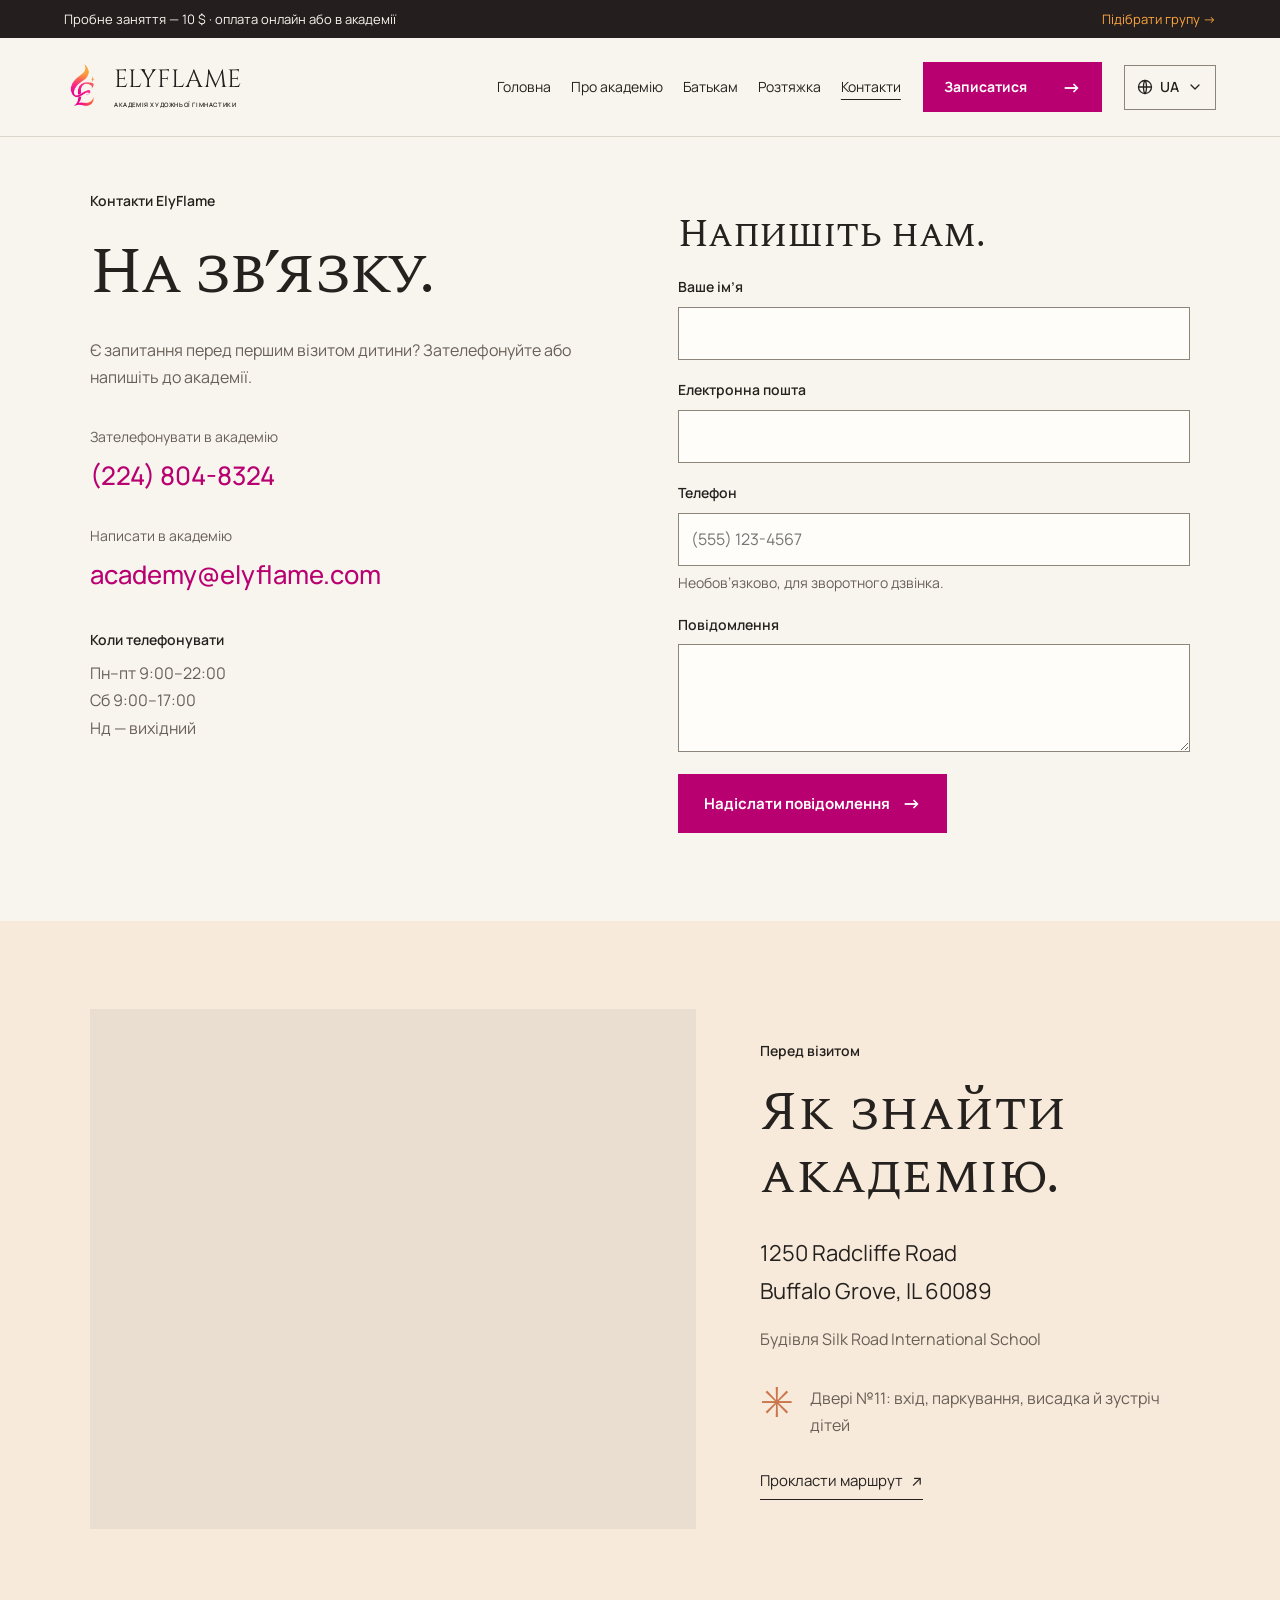
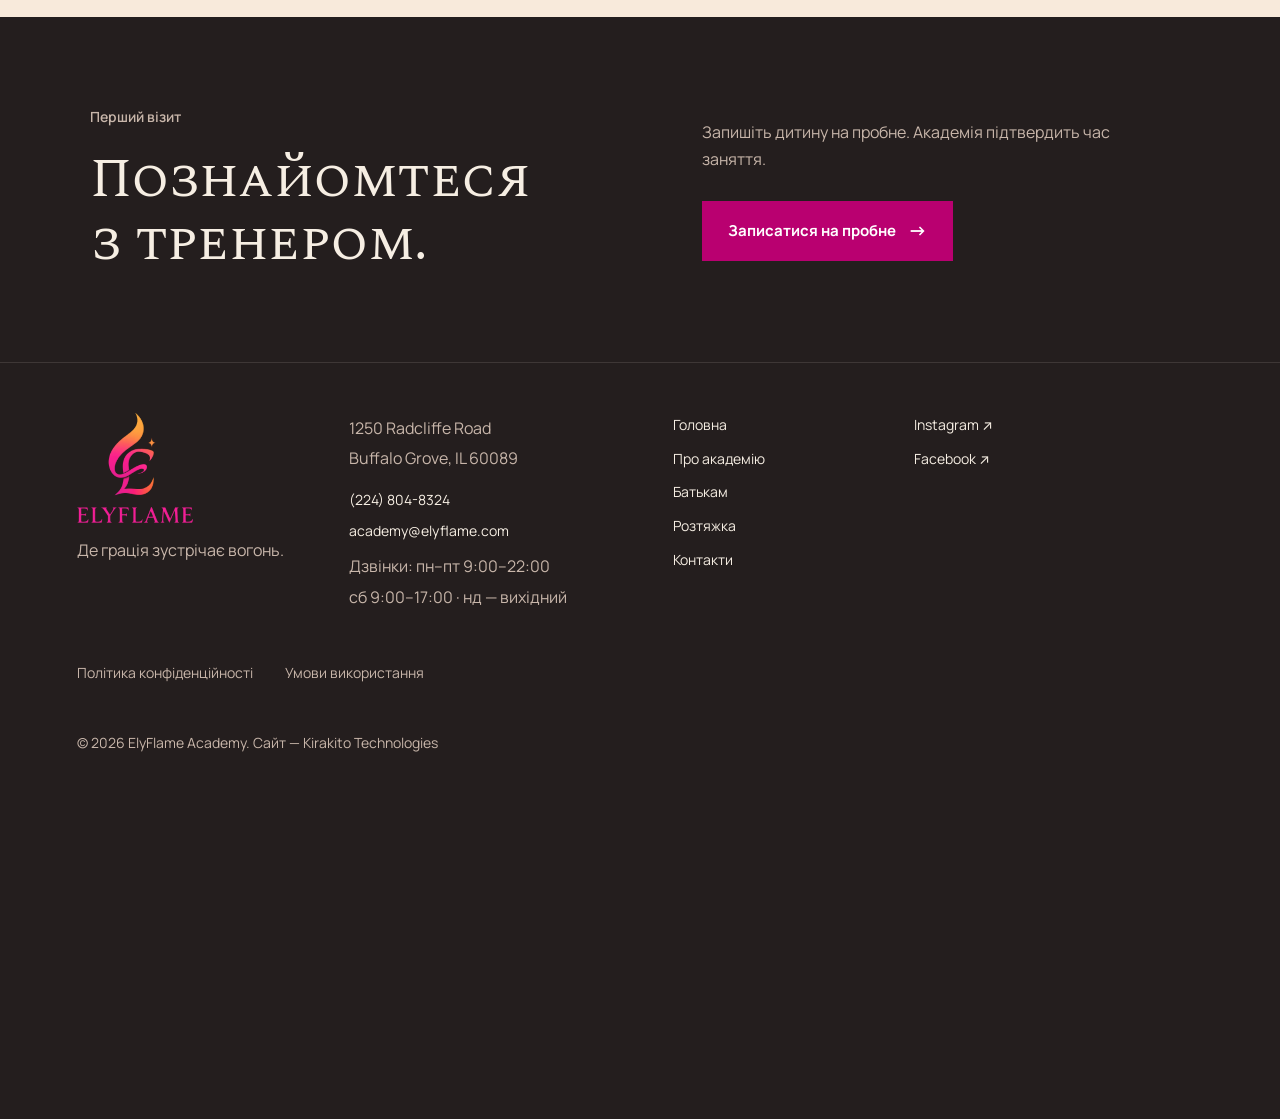
<file: uk/contact/index.html>
<!doctype html>
<!-- Generated by tools/i18n.py. Edit the English source and translation tables. -->
<html lang="uk">
<head>
  <meta charset="UTF-8"><meta name="viewport" content="width=device-width, initial-scale=1">
  <title>Контакти ElyFlame — як дістатися в&nbsp;Баффало-Гров</title>
  <meta name="description" content="Контакти ElyFlame Academy в&nbsp;Баффало-Гров: телефон, пошта, години дзвінків і&nbsp;вхід №&nbsp;11 за&nbsp;адресою 1250 Radcliffe Road.">
  <meta name="theme-color" content="#f8f5ef">
  <link rel="canonical" href="https://elyflame.com/uk/contact/">
  <link rel="alternate" hreflang="en" href="https://elyflame.com/contact/"><link rel="alternate" hreflang="ru" href="https://elyflame.com/ru/contact/"><link rel="alternate" hreflang="uk" href="https://elyflame.com/uk/contact/"><link rel="alternate" hreflang="x-default" href="https://elyflame.com/contact/">
  <link rel="icon" href="../../assets/brand/Just_Logo__no_background_.png">
  <link rel="preconnect" href="https://fonts.googleapis.com"><link rel="preconnect" href="https://fonts.gstatic.com" crossorigin>
  <link href="https://fonts.googleapis.com/css2?family=Cinzel:wght@400;500;600&family=Spectral+SC:wght@400;500&family=Manrope:wght@400;500;600;700&display=swap" rel="stylesheet">
  <link rel="stylesheet" href="../../site.css"><script src="../site.js" defer></script>
</head>
<body class="info-page contact-page">
<a class="skip" href="#main">Перейти до вмісту</a>
<div class="announcement"><span>Пробне заняття&nbsp;— 10&nbsp;$ · оплата онлайн або в&nbsp;академії</span><a href="../#journey">Підібрати групу <span aria-hidden="true">→</span></a></div>
<header class="header">
  <a class="brand" href="../" aria-label="ElyFlame Academy, на&nbsp;головну"><img src="../../assets/brand/Just_Logo__no_background_.png" width="40" height="47" alt=""><span translate="no"><span>ELYFLAME</span><small>АКАДЕМІЯ ХУДОЖНЬОЇ ГІМНАСТИКИ</small></span></a>
  <button class="menu-toggle" aria-expanded="false" aria-controls="navigation" aria-label="Меню"><span class="burger" aria-hidden="true"></span></button>
  <nav id="navigation" aria-label="Основне меню"><a href="../#home">Головна</a><a href="../about/">Про академію</a><a href="../parents/">Батькам</a><a href="../stretching/">Розтяжка</a><a href="./" aria-current="page">Контакти</a><div class="lang-pills" role="group" aria-label="Мова" translate="no"><a href="../../contact/" hreflang="en" lang="en">EN</a><a href="../../ru/contact/" hreflang="ru" lang="ru">RU</a><a href="./" hreflang="uk" lang="uk" aria-current="page">UA</a></div></nav>
  <a class="button header-cta" href="../#trial">Записатися <span aria-hidden="true">→</span></a>
  <details class="lang-menu" translate="no"><summary aria-label="Мова: UA"><svg class="lang-icon" viewBox="0 0 16 16" aria-hidden="true" focusable="false"><circle cx="8" cy="8" r="6.5"/><path d="M1.5 8h13M8 1.5c2 2.2 2 10.8 0 13M8 1.5c-2 2.2-2 10.8 0 13"/></svg>UA<svg class="lang-chevron" viewBox="0 0 16 16" aria-hidden="true" focusable="false"><path d="m4 6 4 4 4-4"/></svg></summary><ul><li><a href="../../contact/" hreflang="en" lang="en">English</a></li><li><a href="../../ru/contact/" hreflang="ru" lang="ru">Русский</a></li><li><a href="./" hreflang="uk" lang="uk" aria-current="page">Українська</a></li></ul></details>
</header>
<main id="main">
<section class="section inner-hero contact-hero"><div><p class="eyebrow">Контакти ElyFlame</p><h1>На&nbsp;зв’язку.</h1><p>Є&nbsp;запитання перед першим візитом дитини? Зателефонуйте або напишіть до&nbsp;академії.</p><div class="contact-direct"><a class="direct-link" href="tel:+12248048324"><span>Зателефонувати в&nbsp;академію</span><strong>(224) 804-8324</strong></a><a class="direct-link" href="mailto:academy@elyflame.com"><span>Написати в&nbsp;академію</span><strong>academy@elyflame.com</strong></a></div><div class="contact-hours"><p class="eyebrow">Коли телефонувати</p><p>Пн–пт 9:00–22:00<br>Сб 9:00–17:00<br>Нд&nbsp;— вихідний</p></div></div>
<form id="contact-form" method="post" action="/api/contact" novalidate>
<input type="hidden" name="language" value="uk">
<h2>Напишіть нам.</h2>
<div class="field"><label for="contact-name">Ваше ім’я</label><input id="contact-name" name="name" autocomplete="name" required maxlength="100" aria-describedby="contact-name-error"><p class="field-error" id="contact-name-error" hidden>Введіть ваше ім’я.</p></div>
<div class="field"><label for="contact-email">Електронна пошта</label><input id="contact-email" name="email" type="email" autocomplete="email" required maxlength="254" aria-describedby="contact-email-error"><p class="field-error" id="contact-email-error" hidden>Введіть коректну адресу пошти.</p></div>
<div class="field"><label for="contact-phone">Телефон</label><input id="contact-phone" name="phone" type="tel" autocomplete="tel" maxlength="40" placeholder="(555) 123-4567" aria-describedby="contact-phone-hint contact-phone-error"><p class="field-hint" id="contact-phone-hint">Необов’язково, для зворотного дзвінка.</p><p class="field-error" id="contact-phone-error" hidden>Введіть номер телефону: від&nbsp;10 до&nbsp;15 цифр.</p></div>
<div class="field"><label for="contact-message">Повідомлення</label><textarea id="contact-message" name="message" rows="3" required maxlength="5000" aria-describedby="contact-message-error"></textarea><p class="field-error" id="contact-message-error" hidden>Введіть повідомлення.</p></div>
<button class="button" type="submit">Надіслати повідомлення <span aria-hidden="true">→</span></button><p id="contact-status" role="status" tabindex="-1" hidden>Повідомлення надіслано! Академія відповість протягом 24&nbsp;годин.</p>
</form></section>
<section class="section arrival-section" id="arrival"><iframe class="contact-map" src="https://www.google.com/maps?q=1250+Radcliffe+Road,+Buffalo+Grove,+IL+60089&amp;output=embed" title="Google Maps: академія ElyFlame у&nbsp;Буффало-Гроув" loading="lazy" referrerpolicy="no-referrer-when-downgrade" allowfullscreen></iframe><div class="arrival-copy"><p class="eyebrow">Перед візитом</p><h2>Як знайти<br>академію.</h2><p class="location-address" translate="no">1250 Radcliffe Road<br>Buffalo Grove, IL 60089</p><p>Будівля Silk Road International School</p><p class="door-note"><span aria-hidden="true">✳</span>Двері №11: вхід, паркування, висадка й&nbsp;зустріч дітей</p><a class="text-link" href="https://www.google.com/maps/search/?api=1&amp;query=1250+Radcliffe+Rd+Buffalo+Grove+IL+60089" target="_blank" rel="noopener">Прокласти маршрут <span aria-hidden="true">↗</span></a></div></section>
<section class="section inner-trial"><div><p class="eyebrow">Перший візит</p><h2>Познайомтеся<br>з&nbsp;тренером.</h2></div><div><p>Запишіть дитину на&nbsp;пробне. Академія підтвердить час заняття.</p><a class="button" href="../#trial">Записатися на&nbsp;пробне <span aria-hidden="true">→</span></a></div></section>
</main>
<footer class="site-footer">
 <div class="footer-identity"><a href="../#home"><img class="footer-logo" src="../../assets/brand/Logo_dark.jpg" alt="ElyFlame Academy, академія художньої гімнастики" width="160" height="160"></a><p>Де грація зустрічає вогонь.</p></div>
 <div class="footer-contact"><p translate="no">1250 Radcliffe Road<br>Buffalo Grove, IL 60089</p><a href="tel:+12248048324">(224) 804-8324</a><a href="mailto:academy@elyflame.com">academy@elyflame.com</a><p>Дзвінки: пн–пт 9:00–22:00<br>сб 9:00–17:00 · нд&nbsp;— вихідний</p></div>
 <nav aria-label="Розділи сайту"><a href="../#home">Головна</a><a href="../about/">Про академію</a><a href="../parents/">Батькам</a><a href="../stretching/">Розтяжка</a><a href="./">Контакти</a></nav>
 <div class="footer-social"><a href="https://www.instagram.com/elyflamerg_yuvkhimenko" target="_blank" rel="noopener">Instagram ↗</a><a href="https://www.facebook.com/profile.php?id=61573847340841" target="_blank" rel="noopener">Facebook ↗</a></div>
 <nav class="footer-legal" aria-label="Правова інформація"><a href="/uk/privacy">Політика конфіденційності</a><a href="/uk/terms">Умови використання</a></nav>
 <p class="copyright">© 2026 ElyFlame Academy. Сайт&nbsp;— Kirakito Technologies</p>
 <div class="footer-team"></div>
</footer>
</body></html>
</file>
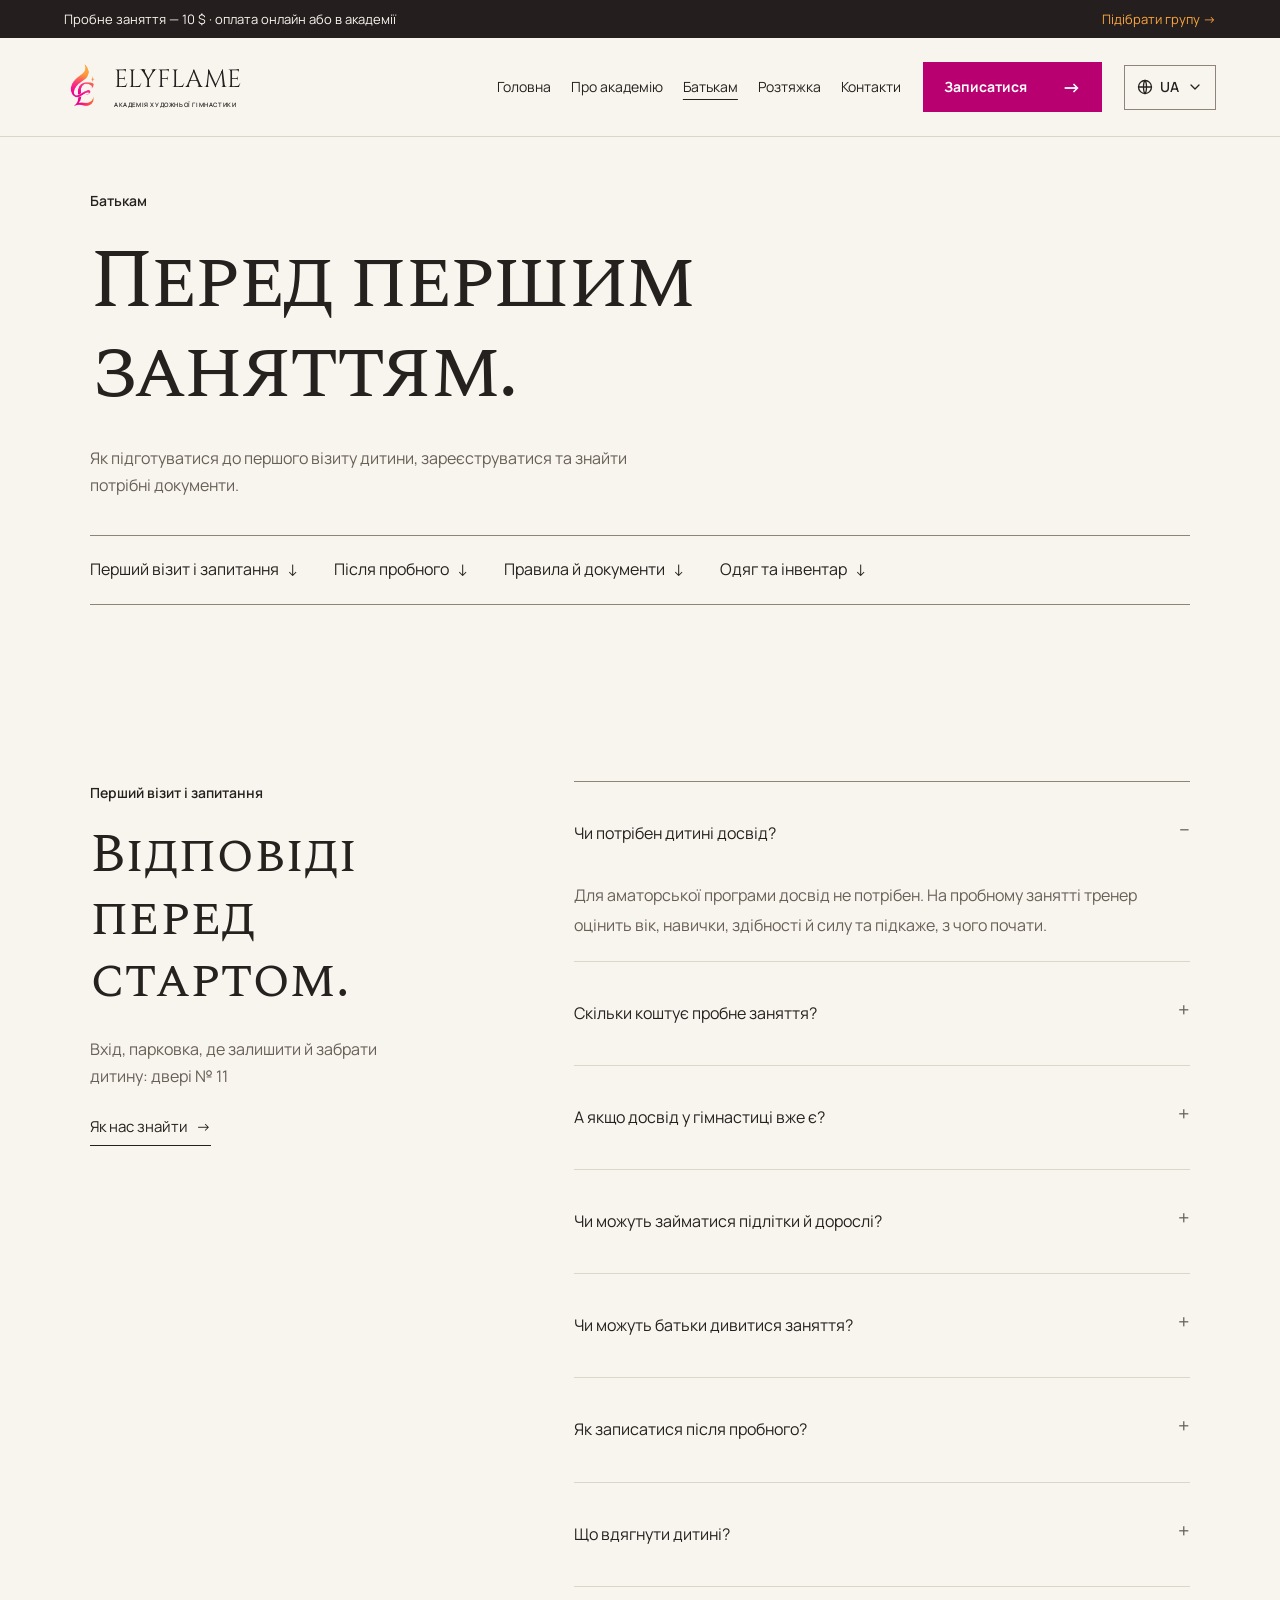
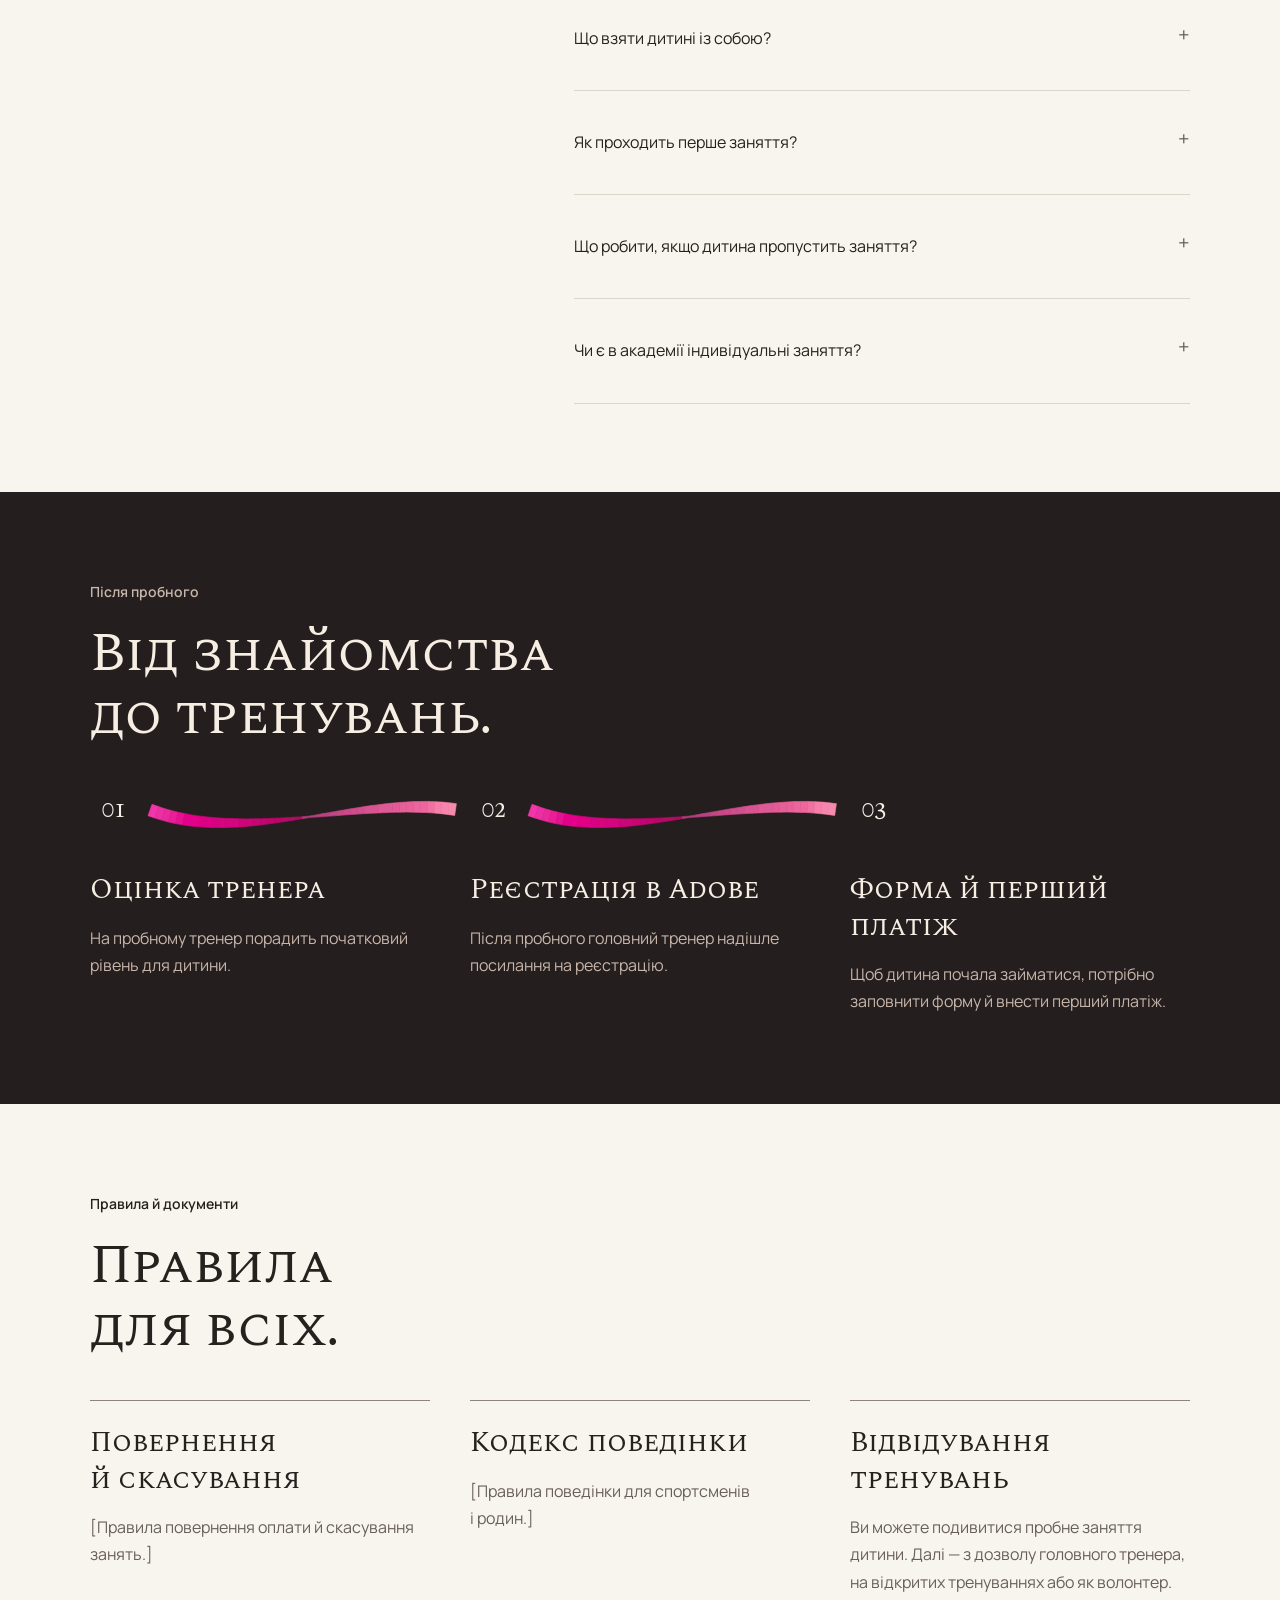
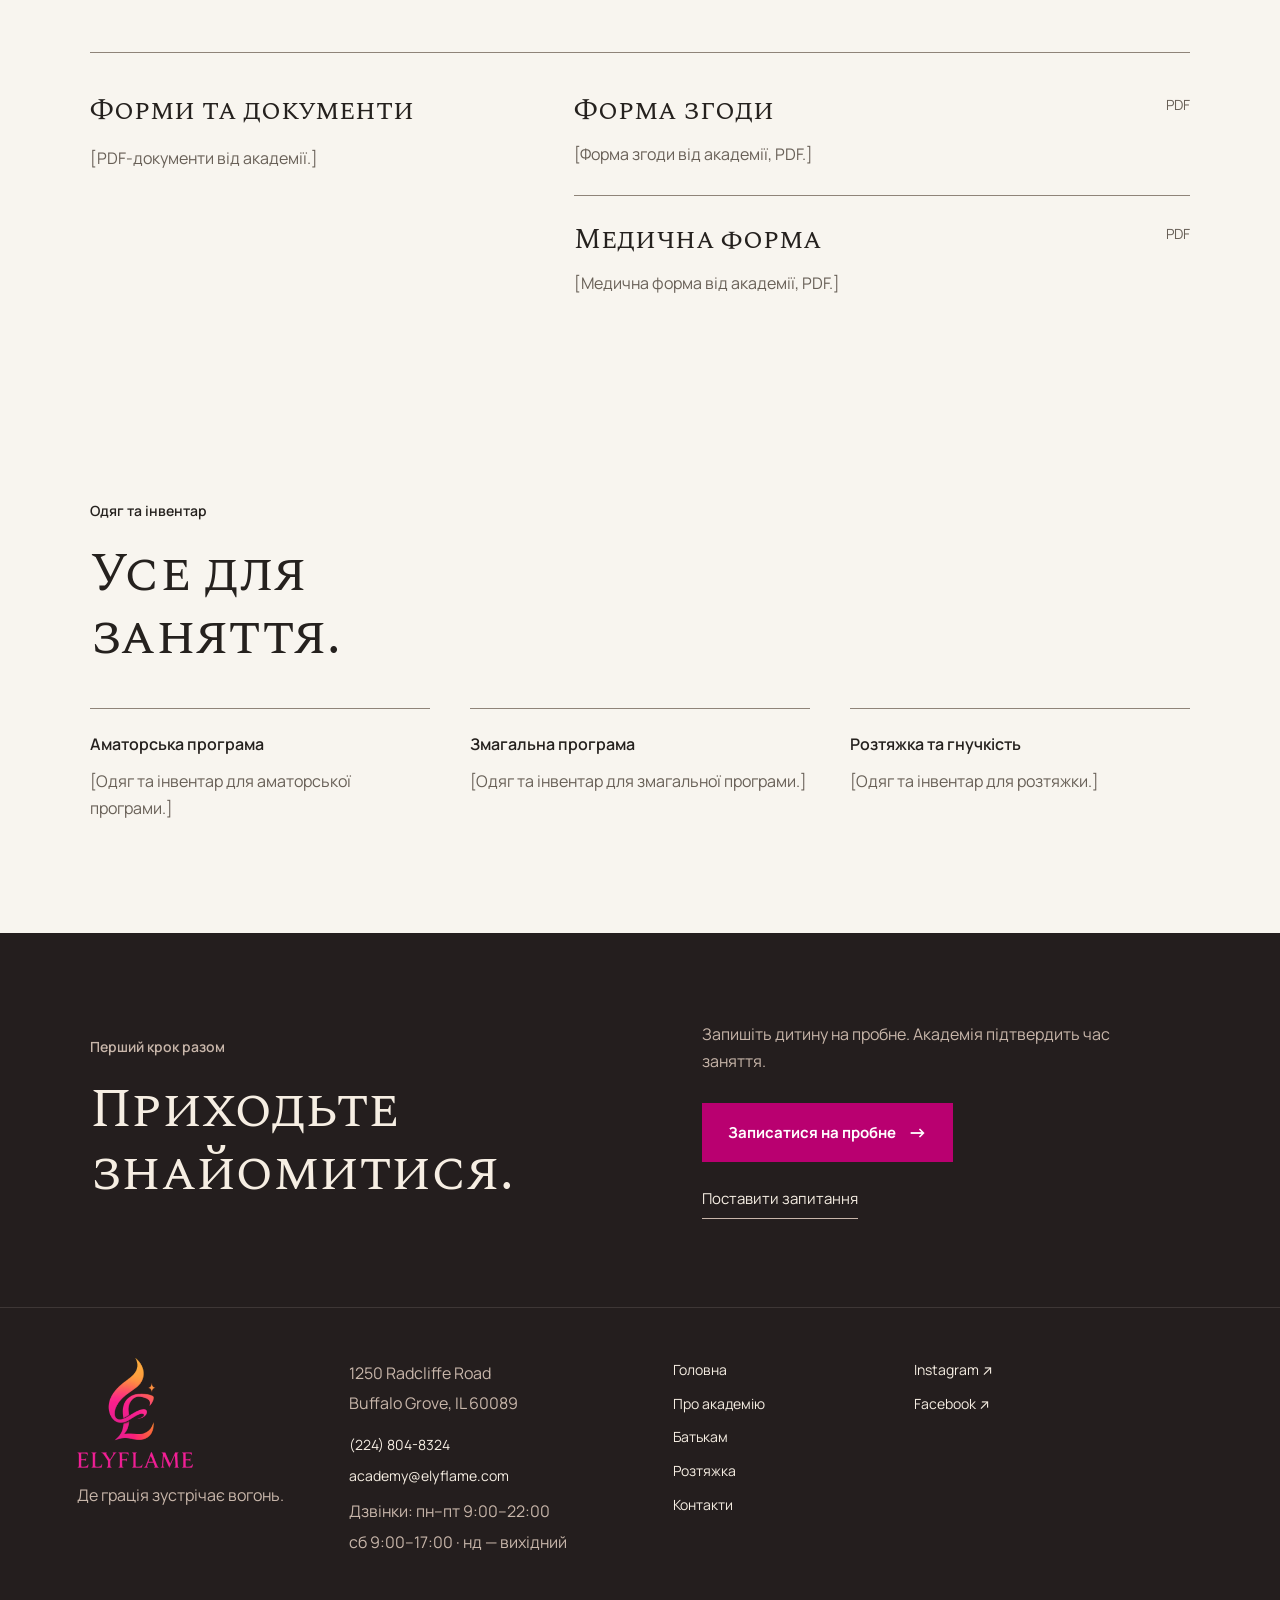
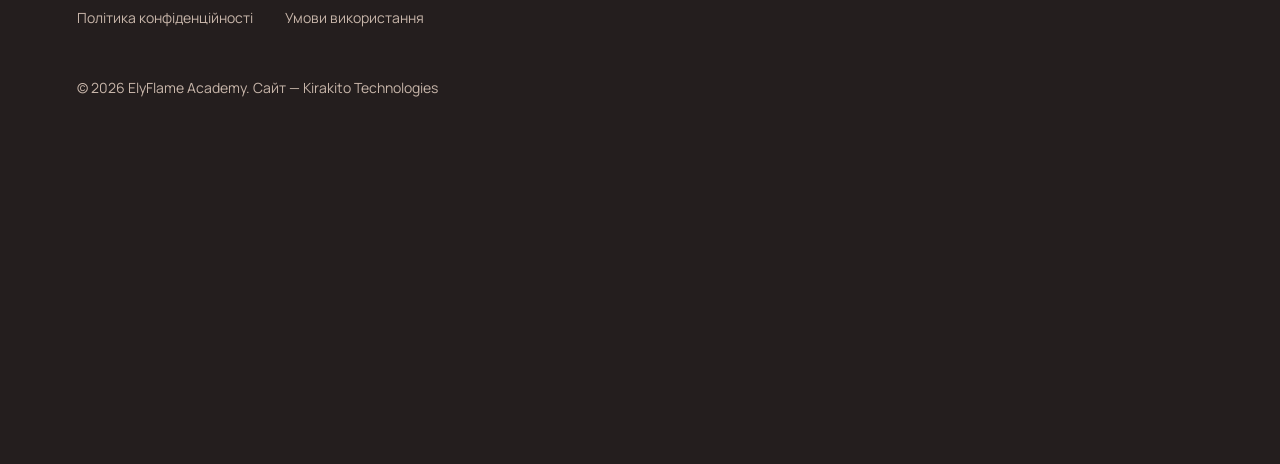
<file: uk/parents/index.html>
<!doctype html>
<!-- Generated by tools/i18n.py. Edit the English source and translation tables. -->
<html lang="uk">
<head>
  <meta charset="UTF-8"><meta name="viewport" content="width=device-width, initial-scale=1">
  <title>Батькам — ElyFlame Academy</title>
  <meta name="description" content="Перший візит дитини до&nbsp;ElyFlame: запитання про пробне, реєстрація, правила академії, документи, одяг та&nbsp;інвентар.">
  <meta name="theme-color" content="#f8f5ef">
  <link rel="canonical" href="https://elyflame.com/uk/parents/">
  <link rel="alternate" hreflang="en" href="https://elyflame.com/parents/"><link rel="alternate" hreflang="ru" href="https://elyflame.com/ru/parents/"><link rel="alternate" hreflang="uk" href="https://elyflame.com/uk/parents/"><link rel="alternate" hreflang="x-default" href="https://elyflame.com/parents/">
  <link rel="icon" href="../../assets/brand/Just_Logo__no_background_.png">
  <link rel="preconnect" href="https://fonts.googleapis.com"><link rel="preconnect" href="https://fonts.gstatic.com" crossorigin>
  <link href="https://fonts.googleapis.com/css2?family=Cinzel:wght@400;500;600&family=Spectral+SC:wght@400;500&family=Manrope:wght@400;500;600;700&display=swap" rel="stylesheet">
  <link rel="stylesheet" href="../../site.css"><script src="../site.js" defer></script>
</head>
<body class="info-page parents-page">
<a class="skip" href="#main">Перейти до вмісту</a>
<div class="announcement"><span>Пробне заняття&nbsp;— 10&nbsp;$ · оплата онлайн або в&nbsp;академії</span><a href="../#journey">Підібрати групу <span aria-hidden="true">→</span></a></div>
<header class="header">
  <a class="brand" href="../" aria-label="ElyFlame Academy, на&nbsp;головну"><img src="../../assets/brand/Just_Logo__no_background_.png" width="40" height="47" alt=""><span translate="no"><span>ELYFLAME</span><small>АКАДЕМІЯ ХУДОЖНЬОЇ ГІМНАСТИКИ</small></span></a>
  <button class="menu-toggle" aria-expanded="false" aria-controls="navigation" aria-label="Меню"><span class="burger" aria-hidden="true"></span></button>
  <nav id="navigation" aria-label="Основне меню"><a href="../#home">Головна</a><a href="../about/">Про академію</a><a href="./" aria-current="page">Батькам</a><a href="../stretching/">Розтяжка</a><a href="../contact/">Контакти</a><div class="lang-pills" role="group" aria-label="Мова" translate="no"><a href="../../parents/" hreflang="en" lang="en">EN</a><a href="../../ru/parents/" hreflang="ru" lang="ru">RU</a><a href="./" hreflang="uk" lang="uk" aria-current="page">UA</a></div></nav>
  <a class="button header-cta" href="../#trial">Записатися <span aria-hidden="true">→</span></a>
  <details class="lang-menu" translate="no"><summary aria-label="Мова: UA"><svg class="lang-icon" viewBox="0 0 16 16" aria-hidden="true" focusable="false"><circle cx="8" cy="8" r="6.5"/><path d="M1.5 8h13M8 1.5c2 2.2 2 10.8 0 13M8 1.5c-2 2.2-2 10.8 0 13"/></svg>UA<svg class="lang-chevron" viewBox="0 0 16 16" aria-hidden="true" focusable="false"><path d="m4 6 4 4 4-4"/></svg></summary><ul><li><a href="../../parents/" hreflang="en" lang="en">English</a></li><li><a href="../../ru/parents/" hreflang="ru" lang="ru">Русский</a></li><li><a href="./" hreflang="uk" lang="uk" aria-current="page">Українська</a></li></ul></details>
</header>
<main id="main">
<section class="section inner-hero parents-hero"><div><p class="eyebrow">Батькам</p><h1>Перед першим<br>заняттям.</h1><p>Як підготуватися до&nbsp;першого візиту дитини, зареєструватися та&nbsp;знайти потрібні документи.</p></div><nav class="parents-contents page-index" aria-label="На цій сторінці"><a href="#first-visit">Перший візит і&nbsp;запитання</a><a href="#registration">Після пробного</a><a href="#policies">Правила й&nbsp;документи</a><a href="#kit">Одяг та&nbsp;інвентар</a></nav></section>
<section class="section parent-faq" id="first-visit"><div class="inner-section-head"><p class="eyebrow">Перший візит і&nbsp;запитання</p><h2>Відповіді<br>перед стартом.</h2><p>Вхід, парковка, де залишити й&nbsp;забрати дитину: двері №&nbsp;11</p><a class="text-link preview-link" href="../contact/">Як нас знайти <span aria-hidden="true">→</span></a></div><div class="faq"><details open><summary>Чи потрібен дитині досвід?</summary><p>Для аматорської програми досвід не&nbsp;потрібен. На&nbsp;пробному занятті тренер оцінить вік, навички, здібності й&nbsp;силу та&nbsp;підкаже, з&nbsp;чого почати.</p></details><details><summary>Скільки коштує пробне заняття?</summary><p>Пробне заняття коштує 10&nbsp;$. Оплатити можна онлайн під час запису або в&nbsp;академії.</p></details><details><summary>А&nbsp;якщо досвід у&nbsp;гімнастиці вже є?</summary><p>Коли записуватиметеся, розкажіть, де і&nbsp;як дитина займалася раніше. Пробне заняття допоможе тренеру підібрати програму й&nbsp;рівень.</p></details><details><summary>Чи можуть займатися підлітки й&nbsp;дорослі?</summary><p>Так. Раз на&nbsp;тиждень проходить заняття з&nbsp;розтяжки та&nbsp;гнучкості для підлітків, дорослих і&nbsp;спортсменів з&nbsp;інших видів спорту.</p></details><details><summary>Чи можуть батьки дивитися заняття?</summary><p>Ви можете подивитися пробне заняття дитини. Далі&nbsp;— з&nbsp;дозволу головного тренера, на&nbsp;відкритих тренуваннях або як&nbsp;волонтер.</p></details><details><summary>Як записатися після пробного?</summary><p>Після пробного головний тренер надішле посилання на&nbsp;форму реєстрації в&nbsp;Adobe. Дитина зможе займатися лише після заповнення форми й&nbsp;першого платежу.</p></details><details><summary>Що вдягнути дитині?</summary><p data-requires-content>[Вимоги до&nbsp;одягу для пробного заняття.]</p></details><details><summary>Що взяти дитині із&nbsp;собою?</summary><p data-requires-content>[Що взяти на&nbsp;пробне заняття.]</p></details><details><summary>Як проходить перше заняття?</summary><p>Тренер оцінить вік, навички, здібності та&nbsp;силу дитини й&nbsp;порадить початковий рівень. Ви можете подивитися пробне заняття.</p></details><details><summary>Що робити, якщо дитина пропустить заняття?</summary><p data-requires-content>[Як повідомити про пропуск і&nbsp;чи можна відпрацювати заняття.]</p></details><details id="private-lessons"><summary>Чи&nbsp;є в&nbsp;академії індивідуальні заняття?</summary><p data-requires-content>[Доступність, формат і&nbsp;порядок запису на&nbsp;індивідуальні заняття.]</p><a class="text-link preview-link" href="mailto:academy@elyflame.com">Запитати про приватні заняття</a></details></div></section>
<section class="section registration-section" id="registration"><div class="inner-section-head"><p class="eyebrow">Після пробного</p><h2>Від знайомства<br>до&nbsp;тренувань.</h2></div><div class="registration-path"><svg class="registration-ribbon" aria-hidden="true" focusable="false"><g class="registration-satin"></g></svg><ol class="registration-steps"><li><span class="step-number">01</span><div class="step-copy"><h3>Оцінка тренера</h3><p>На&nbsp;пробному тренер порадить початковий рівень для дитини.</p></div></li><li><span class="step-number">02</span><div class="step-copy"><h3>Реєстрація в&nbsp;Adobe</h3><p>Після пробного головний тренер надішле посилання на&nbsp;реєстрацію.</p></div></li><li><span class="step-number">03</span><div class="step-copy"><h3>Форма й&nbsp;перший платіж</h3><p>Щоб дитина почала займатися, потрібно заповнити форму й&nbsp;внести перший платіж.</p></div></li></ol></div></section>
<section class="section policies-section" id="policies"><div class="inner-section-head"><p class="eyebrow">Правила й&nbsp;документи</p><h2>Правила<br>для всіх.</h2></div><div class="editorial-list"><article data-requires-content><h3>Повернення й&nbsp;скасування</h3><p>[Правила повернення оплати й&nbsp;скасування занять.]</p></article><article data-requires-content><h3>Кодекс поведінки</h3><p>[Правила поведінки для спортсменів і&nbsp;родин.]</p></article><article><h3>Відвідування тренувань</h3><p>Ви можете подивитися пробне заняття дитини. Далі&nbsp;— з&nbsp;дозволу головного тренера, на&nbsp;відкритих тренуваннях або як&nbsp;волонтер.</p></article></div><div class="policy-documents" id="documents"><div><h3>Форми та&nbsp;документи</h3><p>[PDF-документи від академії.]</p></div><ul class="document-list" data-requires-content><li><div><h3>Форма згоди</h3><p>[Форма згоди від академії, PDF.]</p></div><span class="document-type">PDF</span></li><li><div><h3>Медична форма</h3><p>[Медична форма від академії, PDF.]</p></div><span class="document-type">PDF</span></li></ul></div></section>
<section class="section kit-section" id="kit"><div class="inner-section-head"><p class="eyebrow">Одяг та&nbsp;інвентар</p><h2>Усе для<br>заняття.</h2></div><dl class="practical-list" data-requires-content><div><dt>Аматорська програма</dt><dd>[Одяг та&nbsp;інвентар для аматорської програми.]</dd></div><div><dt>Змагальна програма</dt><dd>[Одяг та&nbsp;інвентар для змагальної програми.]</dd></div><div><dt>Розтяжка та&nbsp;гнучкість</dt><dd>[Одяг та&nbsp;інвентар для розтяжки.]</dd></div></dl></section>
<section class="section inner-trial"><div><p class="eyebrow">Перший крок разом</p><h2>Приходьте<br>знайомитися.</h2></div><div><p>Запишіть дитину на&nbsp;пробне. Академія підтвердить час заняття.</p><a class="button" href="../#trial">Записатися на&nbsp;пробне <span aria-hidden="true">→</span></a><a class="text-link preview-link" href="mailto:academy@elyflame.com">Поставити запитання</a></div></section>
</main>
<footer class="site-footer">
 <div class="footer-identity"><a href="../#home"><img class="footer-logo" src="../../assets/brand/Logo_dark.jpg" alt="ElyFlame Academy, академія художньої гімнастики" width="160" height="160"></a><p>Де грація зустрічає вогонь.</p></div>
 <div class="footer-contact"><p translate="no">1250 Radcliffe Road<br>Buffalo Grove, IL 60089</p><a href="tel:+12248048324">(224) 804-8324</a><a href="mailto:academy@elyflame.com">academy@elyflame.com</a><p>Дзвінки: пн–пт 9:00–22:00<br>сб 9:00–17:00 · нд&nbsp;— вихідний</p></div>
 <nav aria-label="Розділи сайту"><a href="../#home">Головна</a><a href="../about/">Про академію</a><a href="./">Батькам</a><a href="../stretching/">Розтяжка</a><a href="../contact/">Контакти</a></nav>
 <div class="footer-social"><a href="https://www.instagram.com/elyflamerg_yuvkhimenko" target="_blank" rel="noopener">Instagram ↗</a><a href="https://www.facebook.com/profile.php?id=61573847340841" target="_blank" rel="noopener">Facebook ↗</a></div>
 <nav class="footer-legal" aria-label="Правова інформація"><a href="/uk/privacy">Політика конфіденційності</a><a href="/uk/terms">Умови використання</a></nav>
 <p class="copyright">© 2026 ElyFlame Academy. Сайт&nbsp;— Kirakito Technologies</p>
 <div class="footer-team"></div>
</footer>
</body></html>
</file>
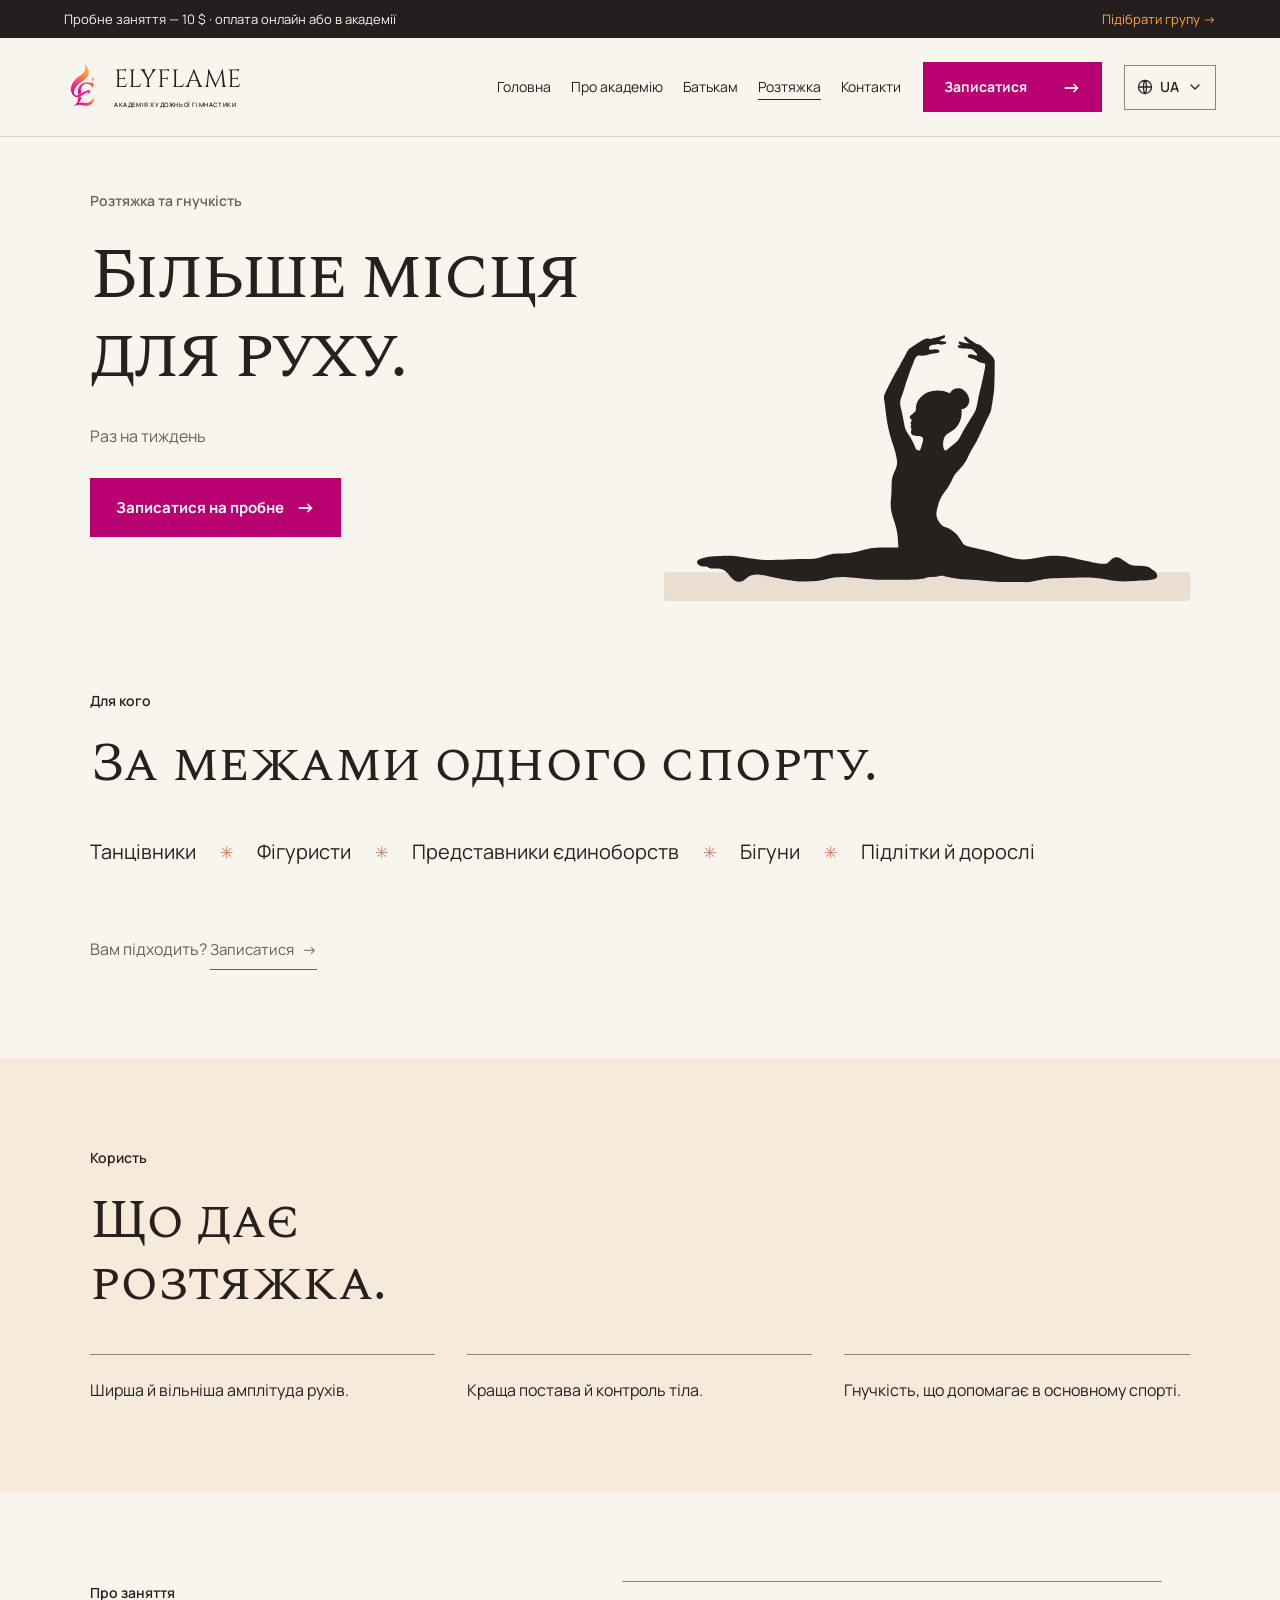
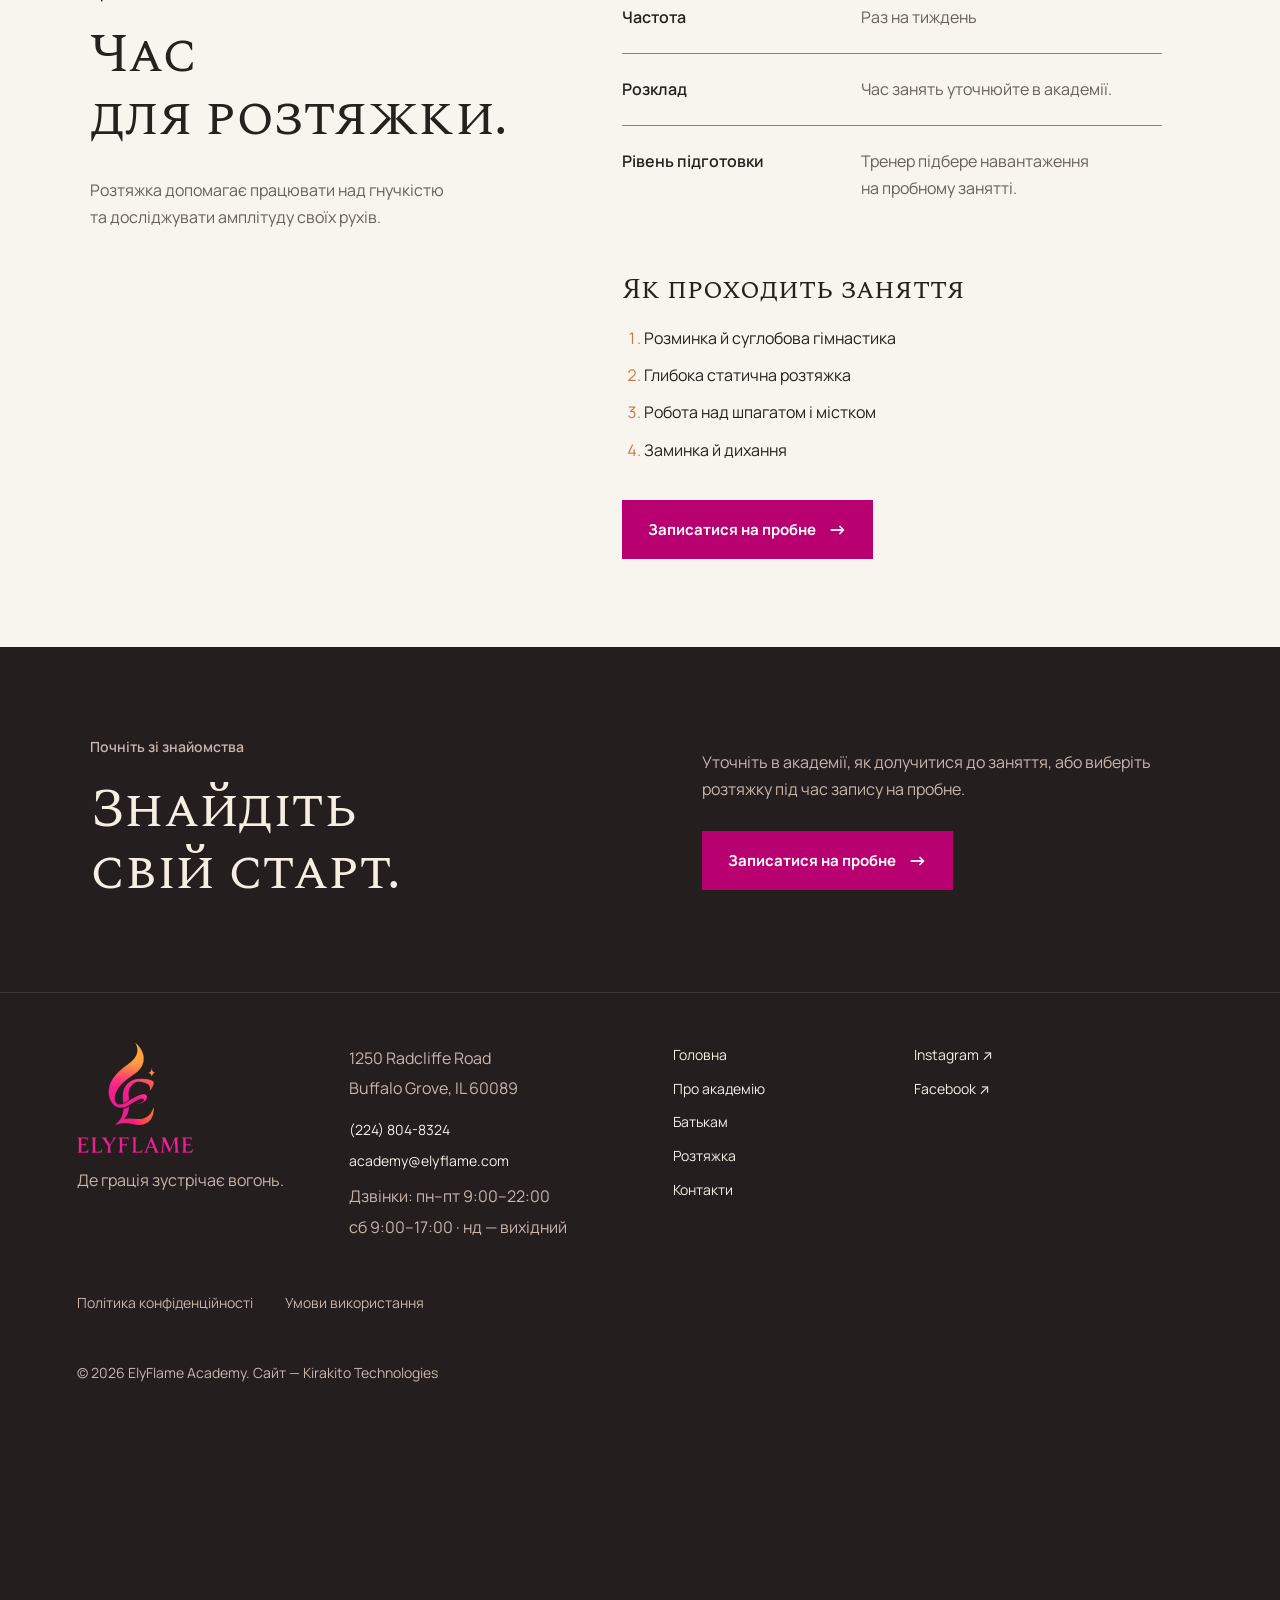
<file: uk/stretching/index.html>
<!doctype html>
<!-- Generated by tools/i18n.py. Edit the English source and translation tables. -->
<html lang="uk">
<head>
  <meta charset="UTF-8"><meta name="viewport" content="width=device-width, initial-scale=1">
  <title>Розтяжка та&nbsp;гнучкість — ElyFlame Academy</title>
  <meta name="description" content="Розтяжка в&nbsp;ElyFlame, Баффало-Гров: щотижневе заняття для підлітків, дорослих, танцівників, фігуристів і&nbsp;спортсменів з&nbsp;інших видів спорту.">
  <meta name="theme-color" content="#f8f5ef">
  <link rel="canonical" href="https://elyflame.com/uk/stretching/">
  <link rel="alternate" hreflang="en" href="https://elyflame.com/stretching/"><link rel="alternate" hreflang="ru" href="https://elyflame.com/ru/stretching/"><link rel="alternate" hreflang="uk" href="https://elyflame.com/uk/stretching/"><link rel="alternate" hreflang="x-default" href="https://elyflame.com/stretching/">
  <link rel="icon" href="../../assets/brand/Just_Logo__no_background_.png">
  <link rel="preconnect" href="https://fonts.googleapis.com"><link rel="preconnect" href="https://fonts.gstatic.com" crossorigin>
  <link href="https://fonts.googleapis.com/css2?family=Cinzel:wght@400;500;600&family=Spectral+SC:wght@400;500&family=Manrope:wght@400;500;600;700&display=swap" rel="stylesheet">
  <link rel="stylesheet" href="../../site.css"><script src="../site.js" defer></script>
</head>
<body class="info-page stretching-page" data-trial-program="Stretching &amp; Flexibility">
<a class="skip" href="#main">Перейти до вмісту</a>
<div class="announcement"><span>Пробне заняття&nbsp;— 10&nbsp;$ · оплата онлайн або в&nbsp;академії</span><a href="../#journey">Підібрати групу <span aria-hidden="true">→</span></a></div>
<header class="header">
  <a class="brand" href="../" aria-label="ElyFlame Academy, на&nbsp;головну"><img src="../../assets/brand/Just_Logo__no_background_.png" width="40" height="47" alt=""><span translate="no"><span>ELYFLAME</span><small>АКАДЕМІЯ ХУДОЖНЬОЇ ГІМНАСТИКИ</small></span></a>
  <button class="menu-toggle" aria-expanded="false" aria-controls="navigation" aria-label="Меню"><span class="burger" aria-hidden="true"></span></button>
  <nav id="navigation" aria-label="Основне меню"><a href="../#home">Головна</a><a href="../about/">Про академію</a><a href="../parents/">Батькам</a><a href="./" aria-current="page">Розтяжка</a><a href="../contact/">Контакти</a><div class="lang-pills" role="group" aria-label="Мова" translate="no"><a href="../../stretching/" hreflang="en" lang="en">EN</a><a href="../../ru/stretching/" hreflang="ru" lang="ru">RU</a><a href="./" hreflang="uk" lang="uk" aria-current="page">UA</a></div></nav>
  <a class="button header-cta" href="../#trial">Записатися <span aria-hidden="true">→</span></a>
  <details class="lang-menu" translate="no"><summary aria-label="Мова: UA"><svg class="lang-icon" viewBox="0 0 16 16" aria-hidden="true" focusable="false"><circle cx="8" cy="8" r="6.5"/><path d="M1.5 8h13M8 1.5c2 2.2 2 10.8 0 13M8 1.5c-2 2.2-2 10.8 0 13"/></svg>UA<svg class="lang-chevron" viewBox="0 0 16 16" aria-hidden="true" focusable="false"><path d="m4 6 4 4 4-4"/></svg></summary><ul><li><a href="../../stretching/" hreflang="en" lang="en">English</a></li><li><a href="../../ru/stretching/" hreflang="ru" lang="ru">Русский</a></li><li><a href="./" hreflang="uk" lang="uk" aria-current="page">Українська</a></li></ul></details>
</header>
<main id="main">
<section class="section inner-hero stretching-hero">
 <div><p class="eyebrow">Розтяжка та&nbsp;гнучкість</p><h1>Більше місця<br>для руху.</h1><p class="muted">Раз на&nbsp;тиждень</p><a class="button" href="../?program=stretching#trial" data-program="Stretching &amp; Flexibility">Записатися на&nbsp;пробне <span aria-hidden="true">→</span></a></div>
 <div class="stretch-figure" data-illustration="split" aria-hidden="true"><svg class="stretch-silhouette" viewBox="-160 0 2643 1340" focusable="false"><rect class="stretch-mat" x="-160" y="1196" width="2643" height="144" rx="16"/><use href="../../assets/gymnast/split.svg#split" width="2323" height="1253"/></svg></div>
</section>
<section class="section audience-section"><div class="inner-section-head"><p class="eyebrow">Для кого</p><h2>За&nbsp;межами одного спорту.</h2></div><ul class="audience-list"><li>Танцівники</li><li>Фігуристи</li><li>Представники єдиноборств</li><li>Бігуни</li><li>Підлітки й&nbsp;дорослі</li></ul><p class="audience-cta">Вам підходить? <a class="text-link" href="../?program=stretching#trial" data-program="Stretching &amp; Flexibility">Записатися <span aria-hidden="true">→</span></a></p></section>
<section class="section benefits-section"><div class="inner-section-head"><p class="eyebrow">Користь</p><h2>Що дає<br>розтяжка.</h2></div><ul class="benefit-list" data-requires-content><li>Ширша й&nbsp;вільніша амплітуда рухів.</li><li>Краща постава й&nbsp;контроль тіла.</li><li>Гнучкість, що допомагає в&nbsp;основному спорті.</li></ul></section>
<section class="section stretching-details" id="class-details"><div><p class="eyebrow">Про заняття</p><h2>Час<br>для розтяжки.</h2><p>Розтяжка допомагає працювати над гнучкістю та&nbsp;досліджувати амплітуду своїх рухів.</p></div><div><dl class="practical-list"><div><dt>Частота</dt><dd>Раз на&nbsp;тиждень</dd></div><div><dt>Розклад</dt><dd>Час занять уточнюйте в&nbsp;академії.</dd></div><div><dt>Рівень підготовки</dt><dd>Тренер підбере навантаження на&nbsp;пробному занятті.</dd></div></dl><div class="session-outline" data-requires-content><h3>Як проходить заняття</h3><ol class="session-steps"><li>Розминка й&nbsp;суглобова гімнастика</li><li>Глибока статична розтяжка</li><li>Робота над шпагатом і&nbsp;містком</li><li>Заминка й&nbsp;дихання</li></ol></div><a class="button" href="../?program=stretching#trial" data-program="Stretching &amp; Flexibility">Записатися на&nbsp;пробне <span aria-hidden="true">→</span></a></div></section>
<section class="section inner-trial"><div><p class="eyebrow">Почніть зі&nbsp;знайомства</p><h2>Знайдіть<br>свій старт.</h2></div><div><p>Уточніть в&nbsp;академії, як долучитися до&nbsp;заняття, або виберіть розтяжку під час запису на&nbsp;пробне.</p><a class="button" href="../?program=stretching#trial" data-program="Stretching &amp; Flexibility">Записатися на&nbsp;пробне <span aria-hidden="true">→</span></a></div></section>
</main>
<footer class="site-footer">
 <div class="footer-identity"><a href="../#home"><img class="footer-logo" src="../../assets/brand/Logo_dark.jpg" alt="ElyFlame Academy, академія художньої гімнастики" width="160" height="160"></a><p>Де грація зустрічає вогонь.</p></div>
 <div class="footer-contact"><p translate="no">1250 Radcliffe Road<br>Buffalo Grove, IL 60089</p><a href="tel:+12248048324">(224) 804-8324</a><a href="mailto:academy@elyflame.com">academy@elyflame.com</a><p>Дзвінки: пн–пт 9:00–22:00<br>сб 9:00–17:00 · нд&nbsp;— вихідний</p></div>
 <nav aria-label="Розділи сайту"><a href="../#home">Головна</a><a href="../about/">Про академію</a><a href="../parents/">Батькам</a><a href="./">Розтяжка</a><a href="../contact/">Контакти</a></nav>
 <div class="footer-social"><a href="https://www.instagram.com/elyflamerg_yuvkhimenko" target="_blank" rel="noopener">Instagram ↗</a><a href="https://www.facebook.com/profile.php?id=61573847340841" target="_blank" rel="noopener">Facebook ↗</a></div>
 <nav class="footer-legal" aria-label="Правова інформація"><a href="/uk/privacy">Політика конфіденційності</a><a href="/uk/terms">Умови використання</a></nav>
 <p class="copyright">© 2026 ElyFlame Academy. Сайт&nbsp;— Kirakito Technologies</p>
 <div class="footer-team"></div>
</footer>
</body></html>
</file>
<file: site.css>
/* Arrows (Inter) and the star (Noto Sans Symbols 2) are Google Fonts subsets (OFL): the page fonts lack them, and iPhones then draw ✳ and ↗ as color emoji. */
@font-face{font-family:Glyphs;src:url(assets/fonts/arrows.ttf) format("truetype");font-weight:100 900;unicode-range:U+2192,U+2197}
@font-face{font-family:Glyphs;src:url(assets/fonts/star.ttf) format("truetype");font-weight:100 900;unicode-range:U+2733}
*{box-sizing:border-box}html{scroll-behavior:smooth;scroll-padding-top:110px}body{margin:0;background:var(--paper);color:var(--ink);font-family:Manrope,Glyphs,Arial,sans-serif;font-size:15px;line-height:1.7} :root{--display:Cinzel,Glyphs,Georgia,serif;--paper:#f8f5ef;--paper-raised:#fffdf9;--sand:#eaded0;--blush:#eeded6;--cream:#f8eadb;--placeholder:#d9d8d5;--ink:#25211e;--ink-muted:#686057;--line:#dcd5ca;--line-strong:#8f8479;--pink:#b90070;--pink-deep:#97035e;--pink-soft:#c988ab;--pink-tint:#f2dfe9;--brand-magenta:#e9008d;--brand-orange:#fda63d;--stage:#241e1e;--on-stage:#f6eee3;--on-stage-muted:#c8b6aa;--peach:#ffad82;--decor:#cb774d;--decor-soft:#e8c1b0;--error:#a51e2b;--white:#fff}a{color:inherit;text-decoration:none}button,input,select,textarea{font:inherit}button,a,select,input,textarea{-webkit-tap-highlight-color:transparent}button{cursor:pointer;color:inherit}a,button,summary,select{touch-action:manipulation}a:focus-visible,button:focus-visible,summary:focus-visible,select:focus-visible,input:focus-visible,textarea:focus-visible{outline:3px solid var(--pink);outline-offset:5px}h1,h2,h3,p{margin:0}h1,h2{font-family:var(--display);font-weight:400;line-height:1.16;letter-spacing:-.045em}h2{font-size:clamp(34px,4.25vw,64px)}h2 em{color:var(--pink);font-style:normal}h3{font-size:23px;font-weight:500;line-height:1.3}p{color:var(--ink-muted)}.eyebrow{text-transform:uppercase;font-size:10px;letter-spacing:.18em;font-weight:700;color:inherit}.announcement{background:var(--stage);color:var(--paper);display:flex;justify-content:space-between;padding:8px 5%;font-size:10px;letter-spacing:.07em}.announcement a{color:var(--brand-orange)}.header{height:99px;display:flex;align-items:center;gap:30px;padding:0 5%;border-bottom:1px solid var(--line);position:sticky;top:0;background:color-mix(in srgb,var(--paper) 96%,transparent);z-index:10;backdrop-filter:blur(12px)}.brand{display:flex;align-items:center;gap:10px;font-family:Cinzel,Glyphs,Georgia,serif;font-size:25px;line-height:1.2;letter-spacing:.01em}.brand img{object-fit:contain}.brand small{font-family:Manrope,Glyphs,Arial,sans-serif;display:block;font-size:6px;letter-spacing:.18em;margin-top:7px;font-weight:600}.header nav{margin-left:auto;display:flex;gap:28px;font-size:11px}.header nav a{padding:10px 0}.header nav a:hover,.text-link:hover{color:var(--pink)}.button{background:var(--pink);color:var(--white);display:inline-flex;align-items:center;justify-content:space-between;gap:35px;padding:16px 25px;font-size:12px;font-weight:700;border:1px solid transparent;min-height:52px;transition:background .2s,transform .2s}.button:hover{background:var(--pink-deep);transform:translateY(-2px)}.button span{font-size:19px;line-height:1}.header-cta{padding:12px 20px;min-height:45px;font-size:11px}.menu-toggle{display:none}.hero{position:relative;overflow:hidden;padding:30px 5% 0;min-height:760px}.hero-top{display:flex;justify-content:space-between;position:relative;z-index:2}.dot{display:inline-block;width:6px;height:6px;border-radius:50%;background:var(--pink);margin-right:8px}.hero-title{position:relative;z-index:2;pointer-events:none;margin-top:64px;max-width:1000px}h1{font-size:clamp(65px,8.7vw,132px);line-height:1.08;letter-spacing:-.065em}h1 em{font-style:normal;color:var(--pink)}.hero-bottom{display:flex;align-items:flex-end;justify-content:space-between;position:relative;z-index:2;margin-top:34px}.hero-copy p{font-size:13px;line-height:1.8;margin-bottom:24px}.trial-note{display:block;font-size:10px;margin-top:12px;color:var(--ink-muted)}.trial-note i{padding:0 7px}.scroll-cue{margin-top:45px;position:relative;z-index:2}.values-strip{background:var(--sand);display:flex;align-items:center;justify-content:space-around;gap:20px;padding:22px 5%;font-family:var(--display);font-size:17px}.values-strip b{font-size:.8em;font-weight:400}.section{padding:100px 7%}.section-heading{display:grid;grid-template-columns:1fr 1fr;align-items:end;gap:18px 60px}.section-heading .eyebrow{grid-column:1/-1}.section-heading>p:last-child{font-size:13px;justify-self:end;padding-bottom:7px}.finder{margin-top:46px}.finder-controls{display:grid;grid-template-columns:1fr 1fr;gap:35px;max-width:800px}label{display:block;font-size:11px;font-weight:600}select,input,textarea{display:block;width:100%;border:0;border-bottom:1px solid var(--line-strong);background:transparent;padding:14px 0;color:var(--ink);font-size:14px;border-radius:0;margin-top:4px}select{padding-right:25px;cursor:pointer}.path{display:flex;justify-content:space-between;position:relative;margin:52px 0 38px}.path:before{content:"";position:absolute;top:21px;left:22px;right:22px;height:1px;background:var(--line-strong)}.level{position:relative;flex:1}.level:last-child{flex:0 0 80px}.level-number{display:grid;place-items:center;width:43px;height:43px;border:1px solid var(--line-strong);border-radius:50%;background:var(--paper);font-family:var(--display);font-size:17px;transition:background .25s,color .25s}.level.active .level-number{background:var(--pink);border-color:var(--pink);color:var(--white);box-shadow:0 0 0 7px color-mix(in srgb,var(--pink) 6%,transparent)}.level p{font-size:10px;margin-top:14px}.level small{font-size:9px;color:var(--ink-muted);display:block}.finder-result{border-top:1px solid var(--line);border-bottom:1px solid var(--line);padding:30px 0;display:flex;gap:30px;align-items:center;justify-content:space-between}.finder-result .eyebrow{font-size:9px;color:var(--pink);margin-bottom:10px}.finder-result h3{font-family:var(--display);font-size:27px;margin-bottom:10px}.finder-result p:not(.eyebrow){font-size:12px;max-width:550px}.finder-result small{font-size:10px;color:var(--ink-muted);display:block;margin-top:8px}.finder-result .button{flex-shrink:0}.about{display:grid;grid-template-columns:1fr 1fr;gap:9%;padding-top:25px}.about-art{min-height:510px}.about-copy{padding:20px 0}.about-copy h2{font-size:clamp(32px,3.45vw,53px);margin:20px 0 24px}.about-copy>p:not(.eyebrow){font-size:12px;line-height:1.9}.about-point{display:flex;gap:20px;border-top:1px solid var(--line);padding-top:20px;margin-top:23px}.about-point>span{color:var(--pink);font-size:10px;padding-top:3px}.about-point h3{font-size:13px}.about-point p{font-size:11px;margin-top:6px}.text-link{font-size:11px;display:inline-flex;gap:40px;align-items:center;border-bottom:1px solid currentColor;padding-bottom:6px;margin-top:28px}.stage{background:var(--stage);color:var(--on-stage);position:relative;overflow:hidden;padding-bottom:110px}.stage>.eyebrow{color:var(--on-stage-muted)}.stage-main{display:grid;grid-template-columns:auto minmax(0,295px);justify-content:start;gap:80px clamp(80px,9vw,190px);margin-top:40px;position:relative;z-index:1}.stage h2{font-size:clamp(46px,6.6vw,98px)}.stage h2 em{color:var(--peach)}.stage-main>div{max-width:295px}.stage p{color:var(--on-stage);font-size:17px}.stage p.muted{font-size:12px;color:var(--on-stage-muted);margin-top:15px}.stage-symbol{font-size:80px;line-height:1;color:var(--decor);display:block;margin-bottom:30px}.button-light{background:var(--cream);color:var(--stage);margin-top:27px}.button-light:hover{background:var(--peach)}.parents{display:grid;grid-template-columns:1fr 1fr;gap:80px}.parents h2{margin:22px 0}.parents>div>p:not(.eyebrow){font-size:12px}.faq details{border-bottom:1px solid var(--line);padding:20px 0}.faq details:first-child{border-top:1px solid var(--line)}summary{list-style:none;font-size:13px;cursor:pointer;display:flex;justify-content:space-between;gap:20px}summary::-webkit-details-marker{display:none}summary:after{content:"+";color:var(--pink);font-size:20px;line-height:1}details[open] summary:after{content:"−"}.faq details p{font-size:12px;line-height:1.9;margin-top:15px;padding-right:30px}.contact{border-top:1px solid var(--line);display:grid;grid-template-columns:1.4fr 1fr;gap:65px;padding-top:65px;padding-bottom:65px}.contact h2{margin-top:20px;font-size:clamp(32px,3.6vw,55px)}.address{font-size:19px;color:var(--ink);margin-top:15px}.contact-info .text-link{margin-top:16px}.email{display:block;font-size:13px;margin-top:24px}.visit-note{font-size:10px;margin-top:10px}.closing{padding:76px 7%;background:var(--blush);position:relative;overflow:hidden}.closing h2{margin:16px 0 28px;position:relative;z-index:1}.closing .button{position:relative;z-index:1}.trial-section{display:grid;grid-template-columns:1fr 1fr;gap:12%}.trial-section h2{font-size:42px;margin:18px 0 25px}.trial-section>div>p:not(.eyebrow){font-size:12px;max-width:370px}#trial-form{display:grid;grid-template-columns:1fr 1fr;gap:21px}#trial-form>label:first-child,#trial-form>label:nth-child(4),#trial-form>button,#form-status,#trial-form>noscript{grid-column:1/-1}label span{font-weight:400;color:var(--ink-muted)}#form-status{font-size:12px}footer{border-top:1px solid var(--line);padding:35px 5%;display:flex;flex-wrap:wrap;gap:20px 30px;align-items:center;font-size:10px}footer .brand{font-size:23px;display:block;margin-right:20px}footer>span{margin-left:auto}footer>a:last-child{flex-basis:100%;text-align:right;font-size:9px}.skip{position:fixed;left:15px;top:-100px;z-index:40;padding:10px;background:var(--white)}.skip:focus{top:10px}dialog{background:var(--paper);color:var(--ink);border:1px solid var(--line);padding:40px;width:min(590px,calc(100% - 28px));max-height:85vh}dialog::backdrop{background:#1b121bc4;backdrop-filter:blur(5px)}dialog h2{font-size:31px;margin:18px 0}dialog>p{font-size:12px}.close-dialog{position:absolute;top:8px;right:10px;background:none;border:0;font-size:27px;width:44px;height:44px}@keyframes arrive{from{opacity:0;transform:translate(30px,20px) rotate(4deg)}to{opacity:1;transform:none}}
@media(min-width:1600px){.hero{min-height:870px}.hero-title{margin-top:90px}.hero-bottom{margin-top:45px}.hero-copy p{font-size:16px}.scroll-cue{margin-top:60px}}
@media(max-width:1050px){.header{gap:20px}.header nav{gap:17px}.brand{font-size:21px}.hero{min-height:710px}.hero-title{margin-top:80px}.stage-main{gap:40px}.parents{gap:40px}.section{padding-left:5%;padding-right:5%}.finder-result h3{font-size:24px}}
@media(max-width:760px){html{scroll-padding-top:85px}.announcement{justify-content:center;font-size:9px}.announcement>a{display:none}.header{height:79px;padding:0 5%;justify-content:space-between}.brand{font-size:21px}.brand img{width:29px;height:38px}.brand small{font-size:5px}.header-cta{display:none}.menu-toggle{display:flex;gap:10px;align-items:center;border:0;background:none;font-size:11px;min-height:44px}.header nav{display:none;position:absolute;top:79px;left:0;right:0;background:var(--paper);padding:20px 5%;border-bottom:1px solid var(--line);font-size:15px}.header nav.open{display:flex;flex-direction:column;gap:5px}.hero{min-height:830px;padding-top:23px}.hero-top>.eyebrow:last-child{display:none}.eyebrow{font-size:9px}.hero-title{margin-top:41px}h1{font-size:clamp(54px,11.6vw,87px);letter-spacing:-.06em}.hero-bottom{margin-top:305px}.hero-copy p{font-size:12px;margin-bottom:22px}.hero-copy .button{padding:14px 23px}.trial-note{font-size:9px}.scroll-cue{margin-top:30px}.values-strip{justify-content:center;flex-wrap:wrap;font-size:12px;gap:12px 20px;padding:22px 5%}.values-strip span:last-child,.values-strip b:last-of-type{display:none}.section{padding:65px 6%}.section-heading{display:block}.section-heading h2{margin:18px 0}.section-heading>p:last-child{font-size:12px}.finder{margin-top:28px}.finder-controls{grid-template-columns:1fr;gap:20px}.path{margin-top:35px;gap:3px}.level:last-child{flex:1}.level-number{width:34px;height:34px;font-size:13px}.path:before{top:17px}.level p{font-size:8px}.level small{font-size:8px}.finder-result{display:block;padding:23px 0}.finder-result .button{margin-top:22px}.finder-result h3{font-size:22px}.about{grid-template-columns:1fr;gap:25px;padding-top:0}.about-art{min-height:330px}.about-copy{padding:0}.about-copy h2{font-size:36px}.stage-main{grid-template-columns:1fr;gap:35px;margin-top:30px}.stage h2{font-size:52px}.stage-main>div{justify-self:start;max-width:100%;position:relative;padding-right:45px}.stage-symbol{position:absolute;right:0;top:0;font-size:42px}.stage p{font-size:16px}.stage p.muted{max-width:280px}.parents{grid-template-columns:1fr;gap:35px}.contact{grid-template-columns:1fr;gap:30px}.contact h2{font-size:35px}.contact-info{border-top:1px solid var(--line);padding-top:25px}.closing{padding:55px 6%}.closing h2{font-size:35px;max-width:280px}.trial-section{grid-template-columns:1fr;gap:32px}.trial-section h2{font-size:35px}footer{padding:30px 6%;gap:15px 25px}footer .brand{width:100%}footer>span{margin-left:0}footer>a:last-child{text-align:left}dialog{padding:32px 23px}dialog h2{font-size:27px}}

@media(max-width:760px){h1{font-size:clamp(45px,10.8vw,80px)}h1 em{padding-left:0}}
/* One continuous ribbon,above section backgrounds and behind their content. */
main{position:relative;isolation:isolate}
.page-ribbon{position:absolute;inset:0;width:100%;height:100%;z-index:1;pointer-events:none;overflow:hidden}
.ribbon-line{fill:none;stroke:url(#page-ribbon-gradient);stroke-width:2.5;stroke-linecap:round;stroke-linejoin:round;vector-effect:non-scaling-stroke;stroke-dasharray:1000;stroke-dashoffset:0;opacity:.8}
main>section>*,.values-strip>*{position:relative;z-index:2}
.hero-copy,.section-heading,.finder,.about-copy,.faq,.contact-info,#trial-form{isolation:isolate}
@supports(animation-timeline:scroll()){
  .ribbon-line{animation:ribbon-unfold 1s linear both;animation-timeline:scroll(root block)}
}
@keyframes ribbon-unfold{from{stroke-dashoffset:975}to{stroke-dashoffset:0}}
.path-spark{position:absolute;left:0;top:-24px;width:20px;color:var(--pink);font-size:22px;line-height:1;text-align:center;transition:transform .65s cubic-bezier(.22,.8,.24,1);z-index:2}
.path-spark[hidden]{display:none}
.path.needs-assessment{margin-top:88px}
.assessment-stop{position:absolute;left:28px;top:-64px;color:var(--pink);font-size:12px;line-height:24px;font-weight:600}
.assessment-stop[hidden]{display:none}
.level[data-level="6"]{flex:0 0 80px}
@media(max-width:760px){.level[data-level="6"]{flex:1}}
.hero-copy p,.finder-result p:not(.eyebrow),.about-copy>p:not(.eyebrow),.about-point p,.parents>div>p:not(.eyebrow),.faq details p,.trial-section>div>p:not(.eyebrow),.stage p.muted,.section-heading>p:last-child{font-size:16px}
label,select,input,textarea,summary,.about-point h3{font-size:16px}
.button{font-size:14px}
.stage{background:radial-gradient(ellipse at 90% 55%,#74334055,transparent 60%),var(--stage)}
@media(max-width:760px){
  .ribbon-line{stroke-width:2;opacity:.65}
  .hero-copy p{font-size:16px}
  .hero-bottom{margin-top:305px}
  .finder-result .button{margin-top:26px}
  .path{margin-top:54px}
}
@media(prefers-reduced-motion:reduce){html{scroll-behavior:auto}*,*:before,*:after{animation:none!important;transition:none!important}.ribbon-line{stroke-dashoffset:0}}

/* Revised prototype: generous section crossings,real form controls,content previews. */
[hidden]{display:none!important}
.section{padding-top:140px}
.hero{min-height:800px}
.hero-title{max-width:78%}
.hero-photo{position:absolute;right:7%;top:112px;width:32%;height:445px;background:transparent;display:grid;place-items:center;z-index:0}
.hero-photo>span{text-align:center;font-size:13px;color:var(--ink-muted);max-width:85%;overflow-wrap:anywhere}
.hero-photo small{display:block;font-size:11px;margin-top:8px}
.hero-bottom{margin-top:42px}
.hero-copy{max-width:45%}

.hero .scroll-cue{margin-top:45px}
.quiet-link{color:var(--ink-muted)}
.header{gap:22px}
.header nav{gap:20px}
.ribbon-line{stroke-width:2.5;opacity:1}
.closing{padding-top:140px}
.level p{font-size:14px;line-height:1.5;margin-top:14px;max-width:145px}
.level small{font-size:12px;margin-top:5px;line-height:1.5}
.level .apparatus{font-size:11px;color:var(--ink-muted);max-width:140px}
.level[data-level="6"]{flex:1}
.path:before{right:calc(16.66% - 21px)}
.level.possible .level-number{background:var(--pink-tint);border-color:var(--pink-soft);color:var(--pink-deep)}
.level.possible p{color:var(--pink-deep)}
.path-spark{top:0;transition:transform .65s ease-out;pointer-events:none}
.assessment-stop{font-size:14px;line-height:24px}
#experience-note{margin-top:14px;color:var(--pink-deep)}
/* Coaches: the founder as "portrait + text" (portrait 40% of the block), then the team grid. The team cards come from
   the #team-data array (site.js); the block stays hidden while the array is empty. */
.founder{display:grid;grid-template-columns:min(40%,520px) 1fr;grid-template-rows:auto 1fr;grid-template-areas:"photo head" "photo body";column-gap:7%;align-items:start}
.founder-head{grid-area:head}
.founder-head h2{margin-top:20px}
.founder-photo{grid-area:photo;aspect-ratio:4/5;display:grid;place-items:center;background:var(--sand)}
.founder-photo img{width:100%;height:100%;object-fit:cover}
.founder-photo.is-empty::after,.team-photo.is-empty::after{content:"";width:34%;aspect-ratio:540/632;background:url(assets/brand/Just_Logo__no_background_.png) center/contain no-repeat}
.founder-body{grid-area:body;margin-top:40px}
.founder-name{font-family:var(--display);font-weight:400;font-size:clamp(30px,3vw,42px);line-height:1.15;letter-spacing:-.02em;color:var(--ink)}
.founder-role,.team-role{font-family:var(--display);font-size:15px;line-height:1.5;color:var(--ink-muted);margin-top:6px}
.founder-body>p:not(.founder-role){margin-top:18px;max-width:520px;font-size:16px}
.badges{list-style:none;display:flex;flex-wrap:wrap;gap:12px;margin:30px 0 0;padding:0}
.badges li{display:inline-flex;align-items:center;gap:10px;padding:10px 16px;border:1px solid var(--line-strong);font-size:14px;line-height:1.5;color:var(--ink)}
.badges svg{width:20px;height:20px;flex:none;fill:none;stroke:var(--decor);stroke-width:1.4;stroke-linecap:round;stroke-linejoin:round}
.team-block{margin-top:96px}
.team-list{list-style:none;margin:28px 0 0;padding:0;display:grid;grid-template-columns:repeat(3,1fr);gap:48px 32px}
.team-photo{aspect-ratio:1;display:grid;place-items:center;background:var(--sand);overflow:hidden}
.team-photo img{width:100%;height:100%;object-fit:cover}
.team-card h4{font-family:var(--display);font-weight:400;font-size:22px;line-height:1.3;color:var(--ink);margin:18px 0 0}
.team-focus{font-size:16px;margin-top:8px}
.team-list li:only-child{grid-column:span 2;display:grid;grid-template-columns:1fr 1fr;grid-template-rows:1fr auto auto auto 1fr;column-gap:32px}
.team-list li:only-child .team-photo{grid-row:1/-1}
.team-list li:only-child>:not(.team-photo){grid-column:2}
.team-list li:only-child h4{grid-row:2;margin-top:0}
.team-list li:only-child .team-role{grid-row:3}
.team-list li:only-child .team-focus{grid-row:4}
@media(max-width:1050px){.team-list{grid-template-columns:repeat(2,1fr)}}
body[data-production] [data-requires-content]{display:none}
.trial-section.enhanced{display:block}
.trial-section.enhanced>div:first-child{max-width:700px}
.trial-section.enhanced>div>p:not(.eyebrow){max-width:520px}
.enhanced-trial{margin-top:25px}
#booking-dialog{width:min(800px,calc(100% - 32px));padding:48px;max-height:90dvh;overscroll-behavior:contain}
#booking-dialog .close-dialog{position:sticky;float:right;top:-32px;right:0;z-index:3;background:var(--paper)}
body:has(#booking-dialog[open]){overflow:hidden}
#booking-title{font-size:42px;margin:0 0 20px}
.prototype-note{font-size:13px;line-height:1.7;color:var(--ink-muted);margin-bottom:25px}
#trial-form{display:grid;grid-template-columns:minmax(0,1fr) minmax(0,1fr);gap:25px 24px}
#trial-form .field{grid-column:auto;min-width:0}
#trial-form .field-wide,#trial-form .error-summary,#trial-form>button,#form-status{grid-column:1/-1}
#trial-form input:not([type="checkbox"]),#trial-form select{background:var(--paper-raised);border:1px solid var(--line-strong);padding:12px;margin-top:8px;min-height:49px;width:100%}
#trial-form label{font-size:14px}
#trial-form label span{font-size:14px;color:var(--ink)}
.field-hint{font-size:12px;margin-top:6px;line-height:1.6}
.checkbox-label{display:flex;gap:12px;align-items:flex-start;cursor:pointer}
#consent{appearance:auto;width:20px;height:20px;flex:0 0 20px;margin:2px 0 0;accent-color:var(--pink)}
.field-error{font-size:14px;font-weight:700;line-height:1.5;color:var(--error);margin-top:8px}
#trial-form .has-error input,#trial-form .has-error select{border:2px solid var(--error)}
.error-summary{border-left:4px solid var(--error);padding:12px 0 12px 20px;color:var(--error)}
.error-summary h3{font-size:22px}.error-summary ul{margin:12px 0 0;padding-left:20px}
.error-summary a{font-size:14px;text-decoration:underline;font-weight:600}
.button:disabled{cursor:wait;transform:none;opacity:.75}
.button.has-error{background:var(--error)}
.button .submit-label{font-size:14px;line-height:1.5}
.spinner{width:18px;height:18px;border:2px solid color-mix(in srgb,var(--white) 40%,transparent);border-top-color:var(--white);border-radius:50%;animation:spin .7s linear infinite}
@keyframes spin{to{transform:rotate(360deg)}}
#booking-confirmation h2{font-size:44px;margin:20px 0}
#booking-confirmation p{font-size:16px}
#booking-confirmation .prototype-note{font-size:13px;margin-top:16px}
#booking-confirmation h3{font-family:var(--display);font-size:24px;margin-top:28px}
#booking-summary{display:grid;grid-template-columns:140px minmax(0,1fr);gap:8px 20px;font-size:14px}
#booking-summary dt{color:var(--ink-muted)}#booking-summary dd{margin:0;overflow-wrap:anywhere}
.bring-list{padding-left:20px;font-size:14px;line-height:1.9}
#edit-booking{background:none;border:0;border-bottom:1px solid currentColor;padding:0 0 6px;color:var(--pink);font-size:14px}
.site-footer{display:grid;grid-template-columns:1.15fr 1.4fr 1fr 1.4fr;gap:35px;padding:50px 6%;align-items:start;font-size:13px}
.footer-logo{display:block;width:155px;height:150px;object-fit:contain;mix-blend-mode:multiply}
.site-footer p{font-size:13px;line-height:1.9}
.footer-contact p{margin-bottom:14px}.footer-contact a{overflow-wrap:anywhere}
.site-footer nav,.footer-social{display:flex;flex-direction:column;gap:10px}


.site-footer .copyright{grid-column:1/-1;font-size:11px;margin-top:10px}
@media(max-width:1100px) and (min-width:761px){.header nav{gap:12px}.header{gap:14px}.brand{font-size:18px}.header-cta{gap:14px;padding:10px 14px}}
@media(max-width:760px){
  .section{padding-top:120px}
  .hero{min-height:0;padding-bottom:24px}
  .hero-title{max-width:100%}
  .hero-photo{position:relative;inset:auto;width:84%;height:340px;margin:48px 0 0 auto;z-index:0}
  .hero-photo>span{font-size:12px}
  .hero-bottom{margin-top:65px}
  .hero-copy{max-width:100%}
  .hero .scroll-cue{margin-top:35px}
  .header nav{gap:5px}
  .path,.path.needs-assessment{display:flex;flex-direction:column;gap:0;margin-top:54px;margin-bottom:30px}
  .path.needs-assessment{margin-top:90px}
  .path:before{left:20px;right:auto;top:20px;bottom:58px;width:1px;height:auto}
  .level,.level[data-level="6"]{display:flex;align-items:flex-start;gap:24px;flex:auto;min-height:112px;padding:0 0 24px}
  .level:last-of-type{padding-bottom:0;min-height:90px}
  .level-number{flex:0 0 42px;width:42px;height:42px;font-size:16px}
  .level p{font-size:16px;margin-top:0;max-width:none}
  .level small{font-size:13px;margin-top:3px}
  .level .apparatus{font-size:12px;max-width:none}
  .assessment-stop{top:-58px;left:28px;font-size:13px;max-width:calc(100% - 28px)}
  .path-spark{font-size:21px}
  .founder{grid-template-columns:1fr;grid-template-rows:none;grid-template-areas:"head" "photo" "body"}
  .founder-photo{width:78%;margin-top:32px}
  .founder-body{margin-top:32px}
  .team-block{margin-top:64px}
  .team-list{grid-template-columns:1fr;gap:40px}
  .team-list li:only-child{grid-column:auto;display:block}
  .team-list li:only-child h4{margin-top:18px}
  .closing{padding-top:120px}
  #booking-dialog{width:calc(100% - 20px);padding:30px 20px;max-height:94dvh}
  #booking-dialog .close-dialog{top:-20px}
  #booking-title{font-size:32px;padding-right:35px}
  #trial-form{grid-template-columns:minmax(0,1fr);gap:23px}
  #trial-form .field{grid-column:1/-1}
  #booking-confirmation h2{font-size:34px}
  #booking-summary{grid-template-columns:100px minmax(0,1fr);gap:8px 12px;font-size:13px}
  .site-footer{grid-template-columns:1fr 1fr;gap:30px 18px;padding-bottom:30px}
  .footer-identity,.footer-contact{grid-column:1/-1}
  .footer-logo{width:150px;height:145px}
  
}
@media(prefers-reduced-motion:reduce){.path-spark{transition:none}.spinner{animation:none}.ribbon-line{animation:none;stroke-dashoffset:0}}

/* Design cleanup after the anti-slop audit (24.09). Raw hex left above: overlay shadows only. */
/* T13 type floor: body 16,labels 14,buttons 15. */
body{font-size:16px}
.announcement,.announcement a{font-size:13px;letter-spacing:0}
.header nav{font-size:14px}
.button,.button .submit-label{font-size:15px}
.header-cta{font-size:14px}
.trial-note,.visit-note,.field-hint,.finder-result small{font-size:14px}
.text-link,#edit-booking{font-size:15px}
.email{font-size:16px}
.level small,.level .apparatus{font-size:14px}
.about-point>span{font-size:14px}
.site-footer,.site-footer p{font-size:14px}
.site-footer .copyright{font-size:13px}
/* T3: caps stay in Cinzel headings only; labels in sentence case. */
.eyebrow,.stage>.eyebrow,.finder-result .eyebrow{text-transform:none;letter-spacing:0;font-size:14px;font-weight:600}

/* T9: magenta on interactive elements and the hero headline only. */
h2 em,.stage h2 em{color:inherit}
.dot,.about-point>span,summary:after,.finder-result .eyebrow,#experience-note{color:var(--ink-muted)}
.stage>.eyebrow{color:var(--on-stage-muted)}
/* T2: drawn burger icon; the word "Menu" stays for screen readers only. */
.burger{display:block;width:22px;height:14px;border-block:2px solid currentColor;position:relative}
.burger:after{content:"";position:absolute;left:0;right:0;top:4px;border-top:2px solid currentColor}
.menu-toggle{width:44px;justify-content:center;padding:0}
@media(max-width:760px){
  .eyebrow{font-size:13px}
  .announcement,.announcement span{font-size:13px}
  /* Booking dialog takes the whole screen on phones. */
  #booking-dialog{width:100%;max-width:100%;height:100dvh;max-height:100dvh;margin:0;border:0;padding:24px 20px 32px}
  #booking-dialog .close-dialog{top:-12px}
}

/* Satin ribbon: .ribbon-line is now the reveal mask; the satin shapes are drawn by site.js. */

.ribbon-line{stroke:#fff;stroke-width:22px;opacity:1}
/* The ball in the About section lives in the ribbon SVG, so the ribbon can pass behind it and in front of it. */
.ring-shadow{fill:none;stroke:#5c1d25;stroke-opacity:.16;stroke-width:8;stroke-linecap:round}
@media(max-width:760px){.ribbon-line{stroke-width:16px;opacity:1}}

/* Hero gymnast: a traced silhouette. The free leg rises once on load; the stick stays still,so the ribbon is attached
   to it from the first frame. Reduced motion shows the final pose. */
.hero-photo{height:520px;top:96px}
.gymnast-art{position:relative;height:100%;aspect-ratio:1113/1825}
/* Between 761 and 1440 px the copy is shorter than the 520 px gymnast, and the scroll cue line ran through her feet.
   She shrinks to 470 px at 1200 px and below, so her feet and floor shadow always end above the line. */
@media(min-width:761px){.hero-photo{height:clamp(470px,calc(20.83vw + 220px),520px)}}
.gymnast{display:block;width:100%;height:100%;overflow:visible;fill:var(--ink)}
.floor-center{stop-color:var(--ink);stop-opacity:.28}
.floor-edge{stop-color:var(--ink);stop-opacity:0}
.gymnast-floor{fill:url(#gymnast-floor)}
.ribbon-anchor{position:absolute;left:21.6%;top:.7%;width:0;height:0;pointer-events:none}
.gymnast-leg{transform-box:view-box;transform-origin:535px 965px;animation:gymnast-leg 1.6s cubic-bezier(.3,.7,.2,1) .3s both}
@keyframes gymnast-leg{from{transform:rotate(130deg)}to{transform:none}}
/* On phones the figure keeps its full width and the box grows with it, so the copy starts below the feet. */
@media(max-width:760px){.hero-photo{height:auto;top:auto;margin-top:28px}.gymnast-art{width:100%;height:auto}}

/* Dark finale: the closing banner and the footer form one stage; the ribbon ends there. With JS the booking lives
   in the dialog,so the light #trial section (the no-JS fallback) is hidden. */
.trial-section.enhanced{display:none}
.closing{background:radial-gradient(ellipse at 80% 55%,color-mix(in srgb,var(--pink) 26%,transparent),transparent 60%),var(--stage);color:var(--on-stage);padding-bottom:110px}
.closing .eyebrow{color:var(--on-stage-muted)}
.closing h2{margin-bottom:22px}
.closing p:not(.eyebrow){color:var(--on-stage);font-size:16px;max-width:520px;margin-bottom:30px}
.closing p.closing-note{color:var(--on-stage-muted);font-size:14px;margin:22px 0 0}
.closing-note a{color:var(--on-stage);text-decoration:underline;text-underline-offset:3px}
.site-footer{background:var(--stage);color:var(--on-stage);border-top:1px solid color-mix(in srgb,var(--on-stage) 12%,transparent)}
.site-footer p{color:var(--on-stage-muted)}
.site-footer a:hover,.closing-note a:hover{color:var(--peach)}

.footer-logo{mix-blend-mode:lighten;width:150px;height:150px}

/* Hero entrance (hero-reveal.js). Text starts hidden only when JS runs; a failsafe shows it after 4 s regardless. */
.serega-gentle,.serega-emotional{display:inline-block}
.serega-gentle{perspective:900px;transform-style:preserve-3d}
.serega-gentle__word,.serega-emotional__word{display:inline-block;white-space:nowrap}
.serega-gentle__unit,.serega-emotional__unit{display:inline-block;transform-origin:50% 55%;white-space:pre;will-change:opacity,transform}
.serega-gentle__unit{backface-visibility:hidden}
.serega-emotional__unit{will-change:opacity,filter,transform}
.js .hero [data-reveal],.js .hero [data-reveal-accent]{opacity:0;animation:reveal-failsafe 0s 4s forwards}
.js .hero .hero-copy>*{opacity:0;transform:translateY(15px);transition:opacity .5s cubic-bezier(.2,.8,.2,1),transform .5s cubic-bezier(.2,.8,.2,1);animation:reveal-failsafe 0s 4s forwards}
.js .hero.is-in .hero-copy>*{opacity:1;transform:none}
.js .hero.is-in .hero-copy>:nth-child(2){transition-delay:.12s}
.js .hero.is-in .hero-copy>:nth-child(3){transition-delay:.24s}
@keyframes reveal-failsafe{to{opacity:1;transform:none}}
@media(prefers-reduced-motion:reduce){.serega-gentle__unit,.serega-emotional__unit{will-change:auto}}
/* The leg waits for hero-reveal.js (html.play); the inline head script adds .play after 2.5 s as a failsafe. */
.js .gymnast-leg{animation-play-state:paused}
.play .gymnast-leg{animation-play-state:running}

/* Class finder selects: the same boxed field as the booking form,so they read as controls,not as text. */
.finder-controls label{display:grid;gap:8px}
.finder-controls select{appearance:none;-webkit-appearance:none;margin:0;min-height:52px;padding:12px 44px 12px 16px;background:linear-gradient(45deg,transparent 50%,var(--ink) 50%) calc(100% - 22px) 50%/6px 6px no-repeat,linear-gradient(135deg,var(--ink) 50%,transparent 50%) calc(100% - 16px) 50%/6px 6px no-repeat,var(--paper-raised);border:1px solid var(--line-strong);border-radius:0;color:var(--ink);font-size:16px;transition:border-color .2s}
.finder-controls select:hover{border-color:var(--ink)}
.finder-controls select:focus-visible{outline:3px solid var(--pink);outline-offset:3px;border-color:var(--ink)}

/* Footer team (layoutTeam in site.js): light silhouettes on the dark footer,the ribbon strung between two sticks. */
.footer-team{grid-column:1/-1;margin-top:28px;view-timeline:--team}
.team{display:block;overflow:visible}
.team-kid{fill:var(--on-stage);opacity:.9}
.team-reveal{fill:none;stroke:#fff;stroke-width:32px;stroke-linecap:round;stroke-linejoin:round;stroke-dasharray:1 1;stroke-dashoffset:0}
@media(max-width:760px){.team-reveal{stroke-width:22px}}
@supports(animation-timeline:view()){
  .team-kid{animation:team-rise linear both;animation-timeline:--team}
  .team-reveal{animation:team-unfurl linear both;animation-timeline:--team;animation-range:entry 30% entry 100%}
}
@keyframes team-rise{from{opacity:0;transform:translateY(14px)}to{opacity:.9;transform:none}}
@keyframes team-unfurl{from{stroke-dashoffset:1}to{stroke-dashoffset:0}}

/* Footer legal links (pages come with the production build). */
.site-footer .footer-legal{grid-column:1/-1;flex-direction:row;flex-wrap:wrap;gap:12px 32px}
.footer-legal a{color:var(--on-stage-muted)}

/* Finder: labels may wrap (for example in translation); the selects still line up on one baseline. */
.finder-controls{align-items:end}
/* Footer logo: the JPG has dark padding, so pull it up and left to align with the column tops and text edge. */
.footer-logo{margin:-16px 0 -12px -18px}
/* Booking: payment choice. */
#trial-form .payment{border:0;padding:0;margin:0;display:grid;gap:10px}
#trial-form .payment legend{font-size:14px;font-weight:600;margin-bottom:6px;padding:0}
#trial-form .payment input[type=radio]{appearance:auto;width:20px;height:20px;min-height:0;padding:0;margin:2px 0 0;border:0;flex:0 0 20px;accent-color:var(--pink)}
.footer-contact a{display:block;margin-bottom:8px}

/* Gallery (#gallery): six photo slots the client fills in WordPress; any photo is cropped square. Each photo sits in a
   cream frame with a slight tilt that straightens on hover. The first time the block comes into view, site.js adds
   .is-in and the photos pop in one by one (.reveal-ready is set only when motion is allowed). Phones scroll it sideways. */
.gallery .section-heading .text-link{justify-self:end;margin:0 0 7px}
.gallery-grid{list-style:none;margin:48px 0 0;padding:0;display:grid;grid-template-columns:repeat(3,1fr);gap:24px}
.gallery-grid li{rotate:var(--tilt);transition:rotate .35s cubic-bezier(.3,1.4,.5,1),translate .35s cubic-bezier(.3,1.4,.5,1)}
.gallery-grid li:nth-child(6n+1){--tilt:-3deg;--i:0}
.gallery-grid li:nth-child(6n+2){--tilt:2deg;--i:1}
.gallery-grid li:nth-child(6n+3){--tilt:-1.5deg;--i:2}
.gallery-grid li:nth-child(6n+4){--tilt:2.5deg;--i:3}
.gallery-grid li:nth-child(6n+5){--tilt:-2deg;--i:4}
.gallery-grid li:nth-child(6n){--tilt:1.5deg;--i:5}
@media(hover:hover){.gallery-grid li:hover{rotate:0deg;translate:0 -6px;position:relative;z-index:1}}
.photo-slot,.gallery-grid img{display:grid;place-items:center;width:100%;aspect-ratio:1;object-fit:cover;background:var(--placeholder);color:var(--ink-muted);font-size:14px;border:6px solid var(--paper-raised);box-shadow:0 14px 30px color-mix(in srgb,var(--ink) 14%,transparent)}
/* The founder block: on desktop the text sits at the bottom of the portrait, so the badges line up with its lower edge and
   the right column reads as tall as the portrait; the portrait stops growing at 520 px (420 px on Home). */
@media(min-width:761px){.founder-body{align-self:end}}
.founder-quote{margin:22px 0 0;font-family:var(--display);font-size:22px;line-height:1.4;color:var(--ink);max-width:520px}
.founder-quote p::before{content:"\2733";color:var(--decor);font-size:.7em;margin-right:.45em;vertical-align:.15em}
/* The founder's portrait gets the same frame, tilt, hover and pop-in as the gallery. */
.founder-photo{border:6px solid var(--paper-raised);box-shadow:0 14px 30px color-mix(in srgb,var(--ink) 14%,transparent);--tilt:-2.5deg;--i:0;rotate:var(--tilt);transition:rotate .35s cubic-bezier(.3,1.4,.5,1),translate .35s cubic-bezier(.3,1.4,.5,1)}
@media(hover:hover){.founder-photo:hover{rotate:0deg;translate:0 -6px}}
.reveal-ready :is(.gallery-grid li,.founder-photo){opacity:0;scale:.6}
.reveal-ready.is-in :is(.gallery-grid li,.founder-photo){opacity:1;scale:1;transition:opacity .3s calc(var(--i)*80ms),scale .55s cubic-bezier(.34,1.56,.64,1) calc(var(--i)*80ms),rotate .35s cubic-bezier(.3,1.4,.5,1),translate .35s cubic-bezier(.3,1.4,.5,1)}
/* Video (#video): a dark band with a decorative 16:9 loop, no controls. site.js pauses it off screen; with reduced motion
   it stays on the poster (the first frame). */
.video-section{background:var(--stage);color:var(--on-stage)}
.video-section>.eyebrow{color:var(--on-stage-muted)}
.video-section h2{margin-top:20px}
.video-loop{display:block;width:100%;height:auto;aspect-ratio:16/9;object-fit:cover;margin-top:48px;background:color-mix(in srgb,var(--on-stage) 8%,var(--stage))}
@media(max-width:760px){.gallery .section-heading .text-link{margin:4px 0 0}.gallery-grid{grid-template-columns:none;grid-auto-flow:column;grid-auto-columns:78%;overflow-x:auto;scroll-snap-type:x mandatory;gap:14px;margin:20px -8px -40px;padding:12px 8px 44px;scroll-padding-inline:8px}.gallery-grid li{scroll-snap-align:start}.video-loop{margin-top:32px}}

/* Languages. Cinzel has no Cyrillic, so the Russian and Ukrainian pages set display type in Spectral SC, which also
   turns lowercase into small caps; the ELYFLAME lockup stays in Cinzel. Spectral SC runs wider, so the hero line grows
   with the room left of the gymnast. The star closes the first line ("Где грация ✳", set in tools/i18n.py), so the second
   line starts at the left edge and "вогонь.", the longest, stays 75+ px clear of her hand from 1000 px up. On desktop the title block keeps the English headline's height (2 lines × 1.08) and centres the shorter line in it,
   so the button and the scroll cue sit where they do in English, below the gymnast's feet. */
html:lang(ru),html:lang(uk){--display:"Spectral SC",Glyphs,Georgia,serif}
html:is(:lang(ru),:lang(uk)) :is(h1,h2){letter-spacing:-.01em}
html:is(:lang(ru),:lang(uk)) h1{font-size:clamp(46px,calc(7.1vw - 18px),120px)}
html:is(:lang(ru),:lang(uk)) .hero-star{margin:0 0 0 .3em}
@media(min-width:761px){html:is(:lang(ru),:lang(uk)) .hero-title{min-height:calc(2.16*clamp(65px,8.7vw,132px));display:flex;flex-direction:column;justify-content:center}}
/* Long Cyrillic words ("возможностей.", "починається") need smaller display sizes on phones; the lockup descriptor runs
   longer than the English one, so it gets tighter tracking. */
html:is(:lang(ru),:lang(uk)) .brand small{letter-spacing:.1em}
@media(max-width:760px){html:is(:lang(ru),:lang(uk)) .stage h2{font-size:min(52px,10.5vw)}html:is(:lang(ru),:lang(uk)) .about-copy h2{font-size:min(36px,9vw)}}
/* The hero ornament opens the second line, one space from the word, so both lines read as one headline. */
.hero-star{display:inline-block;margin-right:.22em;font-size:.5em;line-height:1;vertical-align:.18em;letter-spacing:0;color:var(--decor)}
/* Current section in the menu (scroll spy in site.js). */
.header nav>a[aria-current]{text-decoration:underline;text-decoration-thickness:1px;text-underline-offset:7px}
/* Language: a globe, the current code and a chevron at the far right, after the button; the list opens below. */
.lang-menu{position:relative;flex-shrink:0}
.lang-menu summary{display:flex;align-items:center;gap:7px;min-height:45px;padding:0 12px;border:1px solid var(--line-strong);font-size:14px;font-weight:600;letter-spacing:.04em;list-style:none;cursor:pointer}
.lang-menu summary::-webkit-details-marker{display:none}
.lang-menu summary:after,.lang-menu[open] summary:after{content:none}
.lang-menu summary:hover,.lang-menu[open] summary{border-color:var(--ink)}
.lang-icon,.lang-chevron{width:16px;height:16px;fill:none;stroke:currentColor;stroke-width:1.3;stroke-linecap:round;stroke-linejoin:round}
.lang-chevron{transition:transform .2s}
.lang-menu[open] .lang-chevron{transform:rotate(180deg)}
.lang-menu ul{position:absolute;right:0;top:calc(100% + 6px);z-index:20;min-width:180px;margin:0;padding:6px 0;list-style:none;background:var(--paper-raised);border:1px solid var(--line);box-shadow:0 14px 30px color-mix(in srgb,var(--ink) 14%,transparent)}
.lang-menu li a{display:flex;align-items:center;justify-content:space-between;gap:16px;min-height:44px;padding:0 16px;font-size:15px}
.lang-menu li a:hover{color:var(--pink)}
.lang-menu li a[aria-current]{font-weight:700}
.lang-menu li a[aria-current]:after{content:"";width:7px;height:7px;border-radius:50%;background:var(--pink)}
.lang-pills{display:none}
.header nav a{white-space:nowrap}
.menu-toggle{flex-shrink:0}
/* Up to 1100 px the menu folds behind the burger in every language (the Russian and Ukrainian items don't fit
   on one row). It opens as a sheet under the header over a dimmed page; a tap on the dimmed page closes it. */
@media(max-width:1100px){
  .menu-toggle{display:flex;align-items:center;border:0;background:none;min-height:44px;order:1}
  .header-cta{margin-left:auto}
  .header nav{display:none;position:absolute;top:100%;left:0;right:0;margin:0;padding:6px 5% 26px;background:var(--paper);border-bottom:1px solid var(--line);font-size:18px;max-height:calc(100dvh - 100%);overflow:auto}
  .header nav.open{display:flex;flex-direction:column;gap:0}
  .header:has(nav.open):after{content:"";position:absolute;left:0;right:0;top:100%;height:100dvh;z-index:-1;background:color-mix(in srgb,var(--stage) 45%,transparent)}
  .header nav>a{padding:14px 0;border-bottom:1px solid var(--line)}
}
/* Phones: the language moves into the sheet as a segmented switcher; the header keeps the logo, the button and the burger. */
@media(max-width:767px){
  .header{gap:10px}
  .header-cta{display:inline-flex;min-height:44px;padding:0 14px;gap:0}
  .header-cta span{display:none}
  .lang-menu{display:none}
  .lang-pills{display:flex;align-self:flex-start;margin-top:22px;border:1px solid var(--line-strong)}
  .header .lang-pills a{display:flex;align-items:center;min-height:44px;padding:0 18px;font-size:15px;font-weight:600;color:var(--ink-muted)}
  .header .lang-pills a+a{border-left:1px solid var(--line-strong)}
  .header .lang-pills a[aria-current]{background:var(--ink);color:var(--paper)}
}
@media(max-width:360px){.header{padding:0 12px;gap:8px}.brand{font-size:18px}.header-cta{padding:0 10px;font-size:14px}}

/* About: an apparatus field guide, then the people and place behind the academy. */
.about-page{font-size:16px}
.about-page main{overflow:clip}
.about-page .section{padding:100px 7%}
.about-page h1 em,.about-page h2 em{color:inherit;font-style:normal}
.about-page h1{font-size:clamp(48px,6.5vw,100px);line-height:1.08;letter-spacing:-.045em}
.about-page h2{font-size:clamp(34px,4.2vw,62px)}
.about-page h3{font-family:var(--display);font-size:clamp(24px,2.2vw,32px);font-weight:400}
.about-page .eyebrow{font-size:14px;text-transform:none;letter-spacing:.04em}
.about-page .about-intro{display:grid;grid-template-columns:1.5fr 1fr;gap:32px 8%;padding-top:60px;padding-bottom:0}
.about-intro>.eyebrow{grid-column:1/-1}
.about-intro h1{max-width:900px;position:relative;z-index:1}
.about-intro-note{align-self:end;max-width:340px;position:relative;padding-top:60px}
.about-intro-note>p{font-size:18px;line-height:1.8;position:relative}
.intro-mark{position:absolute;right:0;top:-140px;font-family:Cinzel,Glyphs,serif;font-size:260px;line-height:1;color:var(--sand);pointer-events:none}
.about-intro .text-link{display:inline-flex;margin-top:28px}
.about-contents{grid-column:1/-1;margin-top:32px}
.about-section-heading{display:grid;grid-template-columns:1.2fr 1fr;gap:20px 9%;align-items:end}
.about-section-heading>.eyebrow{grid-column:1/-1}
.about-section-heading>p:not(.eyebrow){max-width:510px}
.apparatus-lineup{display:grid;grid-template-columns:repeat(5,minmax(0,1fr));list-style:none;padding:0;margin:60px 0 40px;gap:24px}
.apparatus-lineup li{min-width:0}
/* Each apparatus is shown by one of the footer girls (assets/gymnast/team.svg), feet on one floor; the ribbon girl's
   satin ribbon is painted by site.js (paintSatin) from her stick tip. */
.apparatus-lineup svg{display:block;width:100%;height:190px;overflow:visible}
.apparatus-kid use{fill:var(--ink)}
.apparatus-lineup h3{margin:18px 0 8px}
.apparatus-lineup p{font-size:16px;max-width:170px}
.movement-notes{display:flex;flex-wrap:wrap;justify-content:space-between;gap:16px 32px;border-top:1px solid var(--line-strong);padding-top:24px}
.movement-notes p{color:var(--ink)}
.academy-story{background:var(--sand);display:grid;grid-template-columns:1.2fr 1fr;gap:64px 9%}
.academy-story h2{margin:20px 0 28px}
.academy-story p{max-width:590px}
.academy-story .text-link{display:inline-flex;margin-top:28px}
.story-principles{align-self:center;display:grid;gap:32px}
.story-principles h3{margin-bottom:12px}
.story-manuscript{grid-column:1/-1;border-top:1px solid var(--line-strong);padding-top:36px;display:grid;grid-template-columns:1.2fr 1fr;gap:16px 9%}
.story-manuscript .eyebrow{grid-column:1/-1}
.story-manuscript h3{font-size:30px}
.coach-bio{margin-top:24px;border-block:1px solid var(--line);padding:16px 0}
.coach-bio summary{color:var(--pink);font-size:16px;cursor:pointer;list-style:revert;display:list-item}
.coach-bio summary::after{content:none}
.coach-bio p{margin-top:16px;font-size:16px}
.coach-certificates{margin-top:36px;max-width:620px;font-size:16px}
.team-list li:only-child{grid-template-rows:1fr auto auto auto auto 1fr}
.team-list li:only-child .coach-bio{grid-row:5}
.coaches-preview .founder{grid-template-columns:min(25%,420px) 1fr;column-gap:8%}
.coaches-preview .founder-head h2{font-size:clamp(32px,3.6vw,52px)}
.coaches-preview .founder-body{margin-top:24px}
.coaches-preview .text-link{display:inline-flex;margin-top:28px}
.about-page .academy-space{background:var(--cream)}
.space-gallery{grid-template-columns:1.4fr 1fr;align-items:center;gap:7%;margin:64px 12px 60px}
.space-gallery .photo-slot{aspect-ratio:4/3;text-align:center;padding:24px}
.space-gallery li:last-child .photo-slot{aspect-ratio:1}
.space-notes{display:grid;grid-template-columns:1fr 1fr;gap:9%}
.space-notes h3{margin-bottom:16px}
.space-notes p+p{margin-top:16px}
.space-notes .text-link{display:inline-flex;margin-top:24px}
.achievement-list{list-style:none;margin:48px 0 0;padding:0}
.achievement-list li{display:grid;grid-template-columns:1fr 3fr;gap:24px;padding:32px 0;border-block:1px solid var(--line-strong)}
.achievement-year{font-family:var(--display);font-size:32px;color:var(--ink-muted)}
.achievement-list h3{margin-bottom:10px}
.about-page .about-trial{background:var(--stage);color:var(--on-stage);display:grid;grid-template-columns:1.2fr 1fr;gap:32px 9%;align-items:center}
.about-trial p{color:var(--on-stage-muted)}
.about-trial h2{margin-top:16px}
.about-trial .button{margin-top:28px}
.about-page .founder-role,.about-page .team-role{font-family:Manrope,Glyphs,Arial,sans-serif;font-size:16px}
.about-page .founder-name{font-size:clamp(28px,3vw,42px)}
.about-page .site-footer .copyright{font-size:14px}
@media(max-width:1000px){
 .apparatus-lineup{gap:16px}
 .apparatus-lineup svg{height:150px}
 .about-page .about-intro{grid-template-columns:1.2fr 1fr;gap:28px 5%}
 .intro-mark{font-size:200px;top:-80px}
}
@media(max-width:760px){
 .about-page .section{padding:64px 7%}
 .about-page .about-intro{padding-top:36px;padding-bottom:0;grid-template-columns:1fr;gap:24px}
 .about-page h1{font-size:clamp(43px,10vw,72px)}
 .about-page h2{font-size:clamp(32px,8vw,44px)}
 .about-intro-note{padding-top:0;max-width:100%}
 .about-intro-note>p{font-size:16px;max-width:38ch}
 .intro-mark{display:none}
 .about-contents{margin-top:8px}
 .about-section-heading,.academy-story,.story-manuscript,.space-notes,.about-page .about-trial{grid-template-columns:1fr;gap:28px}
 .about-section-heading>p:not(.eyebrow){max-width:none}
 .apparatus-lineup{grid-template-columns:repeat(2,minmax(0,1fr));gap:32px 24px;margin-top:32px}
 .apparatus-lineup li:last-child{grid-column:1/-1;display:grid;grid-template-columns:1fr 1fr;align-items:center;column-gap:24px}
 .apparatus-lineup li:last-child svg{grid-row:1/3;height:170px}
 .apparatus-lineup li:last-child h3{align-self:end;margin-bottom:8px}
 .apparatus-lineup li:last-child p{align-self:start}
 .apparatus-lineup svg{height:140px}
 .apparatus-lineup h3{margin-top:8px}
 .movement-notes{gap:12px}
 .story-manuscript{gap:16px}
 .story-manuscript h3{font-size:26px}
 .coaches-preview .founder{grid-template-columns:1fr}
 .coaches-preview .founder-photo{width:min(70%,300px)}
 .about-page .founder-photo{width:85%;max-width:400px}
 .space-gallery{display:grid;grid-template-columns:1fr;grid-auto-flow:row;gap:36px;margin:36px 8px 48px;padding:12px 0;overflow:visible}
 .space-gallery li:last-child{width:80%;justify-self:end}
 .achievement-list li{grid-template-columns:1fr;gap:16px}
 .achievement-year{font-size:26px}
}
@media(prefers-reduced-motion:reduce){
 .reveal-ready :is(.gallery-grid li,.founder-photo){opacity:1;scale:1}
 .gallery-grid li:hover,.founder-photo:hover{translate:none;rotate:var(--tilt)}
 .button:hover{transform:none}
}

/* Inner pages share the paper, typography and spacing of Home. */
.info-page{font-size:16px}
.info-page .section{padding:88px 7%}
body.info-page h1{font-size:clamp(48px,6.4vw,92px);line-height:1.1;letter-spacing:-.045em}
.info-page h2{font-size:clamp(34px,4.2vw,60px)}
.info-page h1 em,.info-page h2 em{color:inherit;font-style:normal}
.info-page h3{font-family:var(--display);font-size:clamp(24px,2.2vw,30px);font-weight:400}
.info-page .eyebrow{font-size:14px;letter-spacing:0;text-transform:none}
.info-page p{font-size:16px}
.info-page .inner-hero{padding-top:52px;background:var(--paper)}
.inner-hero h1{margin:24px 0 28px}
.inner-hero p:not(.eyebrow){max-width:550px}
.inner-hero .button{margin-top:28px}
.inner-hero>*,.info-page .section>div{min-width:0}
.info-page .site-footer .copyright{font-size:14px}
.inner-trial{display:grid;grid-template-columns:minmax(0,540px) minmax(0,460px);justify-content:start;gap:40px 72px;align-items:center;background:var(--stage);color:var(--on-stage)}
.inner-trial p{color:var(--on-stage-muted)}
.inner-trial h2{margin-top:20px}
.inner-trial .button{margin-top:28px}
.inner-section-head h2{margin-top:20px}
.editorial-list{display:grid;gap:32px;align-content:start}
.editorial-list article+article{border-top:1px solid var(--line-strong);padding-top:28px}
.editorial-list h3{margin-bottom:16px}
.practical-list{margin:0}
.practical-list>div{display:grid;grid-template-columns:1fr 1.4fr;gap:24px;padding:22px 0;border-top:1px solid var(--line-strong)}
.practical-list dt{font-weight:600;font-size:16px}
.practical-list dd{margin:0;color:var(--ink-muted);font-size:16px}
.info-page .stretching-hero{display:grid;grid-template-columns:minmax(0,600px) minmax(0,620px);gap:48px;align-items:end;justify-content:start;padding-bottom:0}
.stretching-hero>div:first-child{padding-bottom:64px}
.stretching-hero p{color:var(--ink-muted)}
.info-page .stretching-hero h1{font-size:clamp(48px,5.6vw,78px)}
.stretch-figure{width:100%;padding-top:48px;align-self:end;justify-self:start}
.stretch-figure svg{display:block;width:100%;overflow:visible}
.stretch-silhouette{fill:var(--ink)}
/* She sits on a light mat, so the split reads as grounded without a full-width line. */
.stretch-mat{fill:var(--sand)}
.audience-list{list-style:none;margin:40px 0 0;padding:0;display:flex;flex-wrap:wrap;gap:14px 24px;max-width:1000px}
.audience-cta{margin:40px 0 0}
.info-page .text-link,.about-page .text-link{gap:8px}
.info-page main .button{gap:12px}
/* The audience supports the heading: plain text in one line, split by the decor star. */
.audience-list li{font-size:20px}
.audience-list li:not(:last-child)::after{content:"\2733";color:var(--decor);font-size:.8em;margin-left:24px;vertical-align:.1em}
.values-strip b{color:var(--decor)}
.benefits-section{background:var(--cream)}
.benefit-list{list-style:none;padding:0;margin:40px 0 0;display:grid;grid-template-columns:repeat(3,minmax(0,1fr));gap:32px;max-width:1100px}
.benefit-list li{padding-top:22px;border-top:1px solid var(--line-strong)}
.stretching-details{display:grid;grid-template-columns:minmax(0,460px) minmax(0,540px);justify-content:start;gap:48px 72px}
.stretching-details h2{margin:20px 0 28px}
.stretching-details>div>p{max-width:420px}
.session-outline{margin:48px 0 36px}
.session-steps{margin:0;padding-left:1.4em;display:grid;gap:10px}
.session-steps li::marker{color:var(--decor)}
.session-outline h3{margin-bottom:16px}
.preview-link{display:flex;width:fit-content;margin-top:24px}
.stage .preview-link,.inner-trial .preview-link{color:var(--on-stage);border-color:var(--on-stage-muted)}
.stage .preview-link:hover,.inner-trial .preview-link:hover{color:var(--peach)}
/* Contact: useful information beside the form, followed by the real map. */
.contact-hero{display:grid;grid-template-columns:minmax(0,500px) minmax(0,520px);gap:60px 88px;justify-content:start;align-items:start}
.info-page .contact-hero h1{font-size:clamp(48px,5.1vw,73px)}
.contact-direct{display:grid;gap:24px;margin-top:32px;min-width:0}
.direct-link{display:block;color:var(--pink);min-width:0;width:fit-content}
.direct-link>span{font-size:14px;color:var(--ink-muted)}
.direct-link strong{display:block;margin-top:4px;font-size:clamp(20px,2vw,27px);font-weight:500;overflow-wrap:anywhere}
.direct-link:hover strong{text-decoration:underline;text-underline-offset:5px}
.contact-hours{margin-top:32px}
.contact-hours p+p{margin-top:8px}
#contact-form{display:grid;gap:18px;min-width:0;padding-top:24px}
#contact-form h2{font-size:clamp(28px,3vw,38px)}
#contact-form label{font-size:14px}
#contact-form input,#contact-form textarea{display:block;background:var(--paper-raised);border:1px solid var(--line-strong);padding:12px;margin-top:8px;min-height:49px;width:100%;font:inherit;color:var(--ink);border-radius:0}
#contact-form textarea{resize:vertical}
#contact-form .field-error,#contact-form .field-hint{font-size:14px}
#contact-form [aria-invalid=true]{border:2px solid var(--error)}
#contact-form .button{margin-top:4px;justify-self:start}
#contact-status{padding-block:16px;border-block:1px solid var(--line-strong)}
.arrival-section{display:grid;grid-template-columns:minmax(0,640px) minmax(0,430px);justify-content:start;gap:64px;background:var(--cream);align-items:center}
.contact-map{width:100%;height:520px;border:0;background:var(--sand)}
.arrival-copy h2{margin:20px 0 28px}
.info-page .location-address{font-size:22px;color:var(--ink);margin-bottom:12px}
.arrival-copy p+p{margin-top:16px}
.arrival-copy .text-link{display:inline-flex;margin-top:28px}
.door-note{display:flex;align-items:start;gap:16px;padding-top:16px}
.door-note>span{font-family:var(--display);color:var(--decor);font-size:40px;line-height:1;flex-shrink:0}
/* Parents: an indexed guide with alternating reading widths and native disclosures. */
.parents-hero{display:block}
.parents-contents{margin-top:36px}
/* One strip for in-page links on Home, About and Parents’ Info: hairlines above and below, 16 px labels, a down arrow right after
   each label (the target is lower on the same page). The arrow is generated, so the labels and their translations stay plain. */
.page-index{display:flex;flex-wrap:wrap;gap:12px 36px;border-block:1px solid var(--line-strong);padding:18px 0;font-size:16px}
.page-index a{display:inline-flex;align-items:center;gap:8px;padding:2px 0}
.page-index a::after{content:"↓";content:"↓"/""}
.page-index a:hover{color:var(--pink)}
.parent-faq,.policy-documents{display:grid;grid-template-columns:minmax(0,420px) minmax(0,630px);justify-content:start;gap:48px 64px}
.parent-faq .inner-section-head>p:not(.eyebrow){margin-top:24px;max-width:320px}
.info-page .faq details:first-child{border-top:1px solid var(--line-strong)}
.info-page .faq summary{min-height:60px;padding-block:18px}
.registration-section{background:var(--stage);color:var(--on-stage)}
.registration-section p{color:var(--on-stage-muted)}
.registration-path{position:relative;max-width:1100px;margin-top:40px}
.registration-ribbon{position:absolute;inset:0;width:100%;height:100%;pointer-events:none;overflow:visible}
.step-number{display:block;width:48px;height:44px;line-height:44px;text-align:center;font-family:var(--display);font-size:24px;color:var(--on-stage)}
.step-copy{margin-top:40px}
.registration-steps{list-style:none;margin:0;padding:0;display:grid;grid-template-columns:repeat(3,minmax(0,1fr));gap:40px;max-width:1100px}
.registration-steps>li{min-width:0;position:relative}
.registration-steps h3{margin-bottom:16px}
.policies-section .editorial-list{grid-template-columns:repeat(3,minmax(0,1fr));gap:40px;margin-top:40px;max-width:1100px}
.policies-section .editorial-list article{border-top:1px solid var(--line-strong);padding-top:24px}
.policy-documents{margin-top:56px;padding-top:40px;border-top:1px solid var(--line-strong)}
.policy-documents>div>p{margin-top:16px}
.policy-documents .document-list>li:first-child{padding-top:0;border-top:0}
.document-list{list-style:none;margin:0;padding:0}
.document-list>li{display:flex;justify-content:space-between;gap:20px;padding:26px 0;border-top:1px solid var(--line-strong)}
.document-list p{margin-top:12px}
.document-type{font-size:14px;color:var(--ink-muted);align-self:start}
.kit-section .practical-list{display:grid;grid-template-columns:repeat(3,minmax(0,1fr));gap:40px;margin-top:40px;max-width:1100px}
.kit-section .practical-list>div{grid-template-columns:1fr;gap:10px;align-content:start}
.parent-preview{align-self:center;border-top:1px solid var(--line-strong);padding-top:28px}
.parent-preview h3{font-family:var(--display);font-weight:400;font-size:28px;margin-bottom:18px}
.parent-preview p{font-size:16px;max-width:520px}
@media(max-width:1000px){
 .contact-hero,.arrival-section{gap:40px}
 .contact-hero{grid-template-columns:1fr 1fr}
 .parent-faq,.policy-documents{grid-template-columns:1fr 1.3fr;gap:40px}
 .contact-map{height:460px}
}
@media(max-width:760px){
 .info-page .section{padding:60px 7%}
 .info-page .inner-hero{padding-top:36px}
 .info-page .inner-hero h1{font-size:clamp(39px,10vw,64px)}
 .info-page h2{font-size:clamp(31px,8vw,44px)}
 .info-page .stretching-hero,.inner-trial,.stretching-details,.contact-hero,.arrival-section,.parent-faq,.policy-documents{grid-template-columns:1fr;gap:36px}
 .stretching-hero>div:first-child{padding-bottom:0}
 .info-page .stretching-hero{padding-bottom:0}
 .stretch-figure{width:100%;padding-top:24px}
 .audience-list{gap:12px 24px}
 .benefit-list,.policies-section .editorial-list,.kit-section .practical-list{grid-template-columns:1fr;gap:28px;margin-top:32px}
 .registration-steps{grid-template-columns:1fr;gap:48px}
 .registration-steps>li{display:grid;grid-template-columns:48px minmax(0,1fr);gap:24px;align-items:start}
 .step-copy{margin-top:0}
 .practical-list>div{grid-template-columns:1fr;gap:8px;padding:18px 0}
 .inner-hero h1{margin:20px 0 24px}
 #contact-form{padding-top:20px;border-top:1px solid var(--line-strong)}
 .contact-map{height:360px}
 .info-page .location-address{font-size:20px}
 .page-index{gap:10px 24px;padding:14px 0}
 .document-list h3,.parent-preview h3{font-size:24px}
}
</file>
